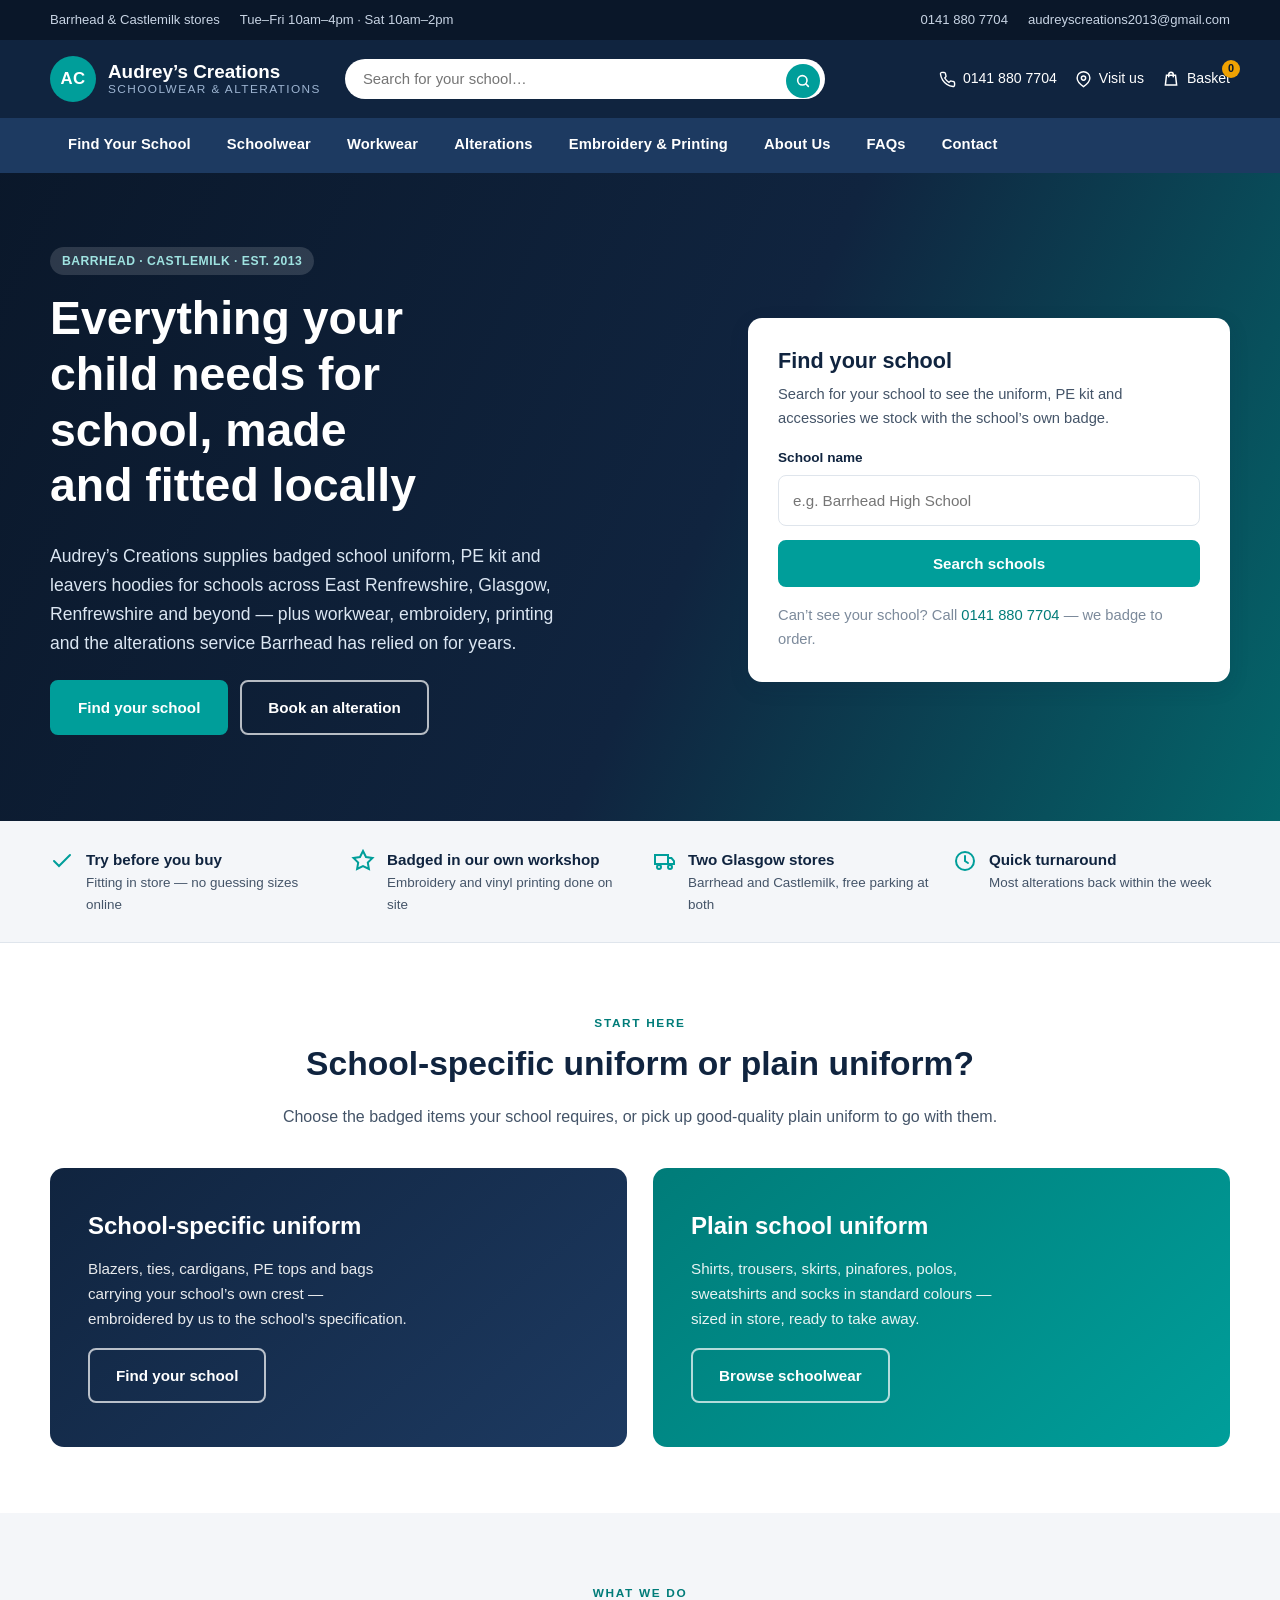
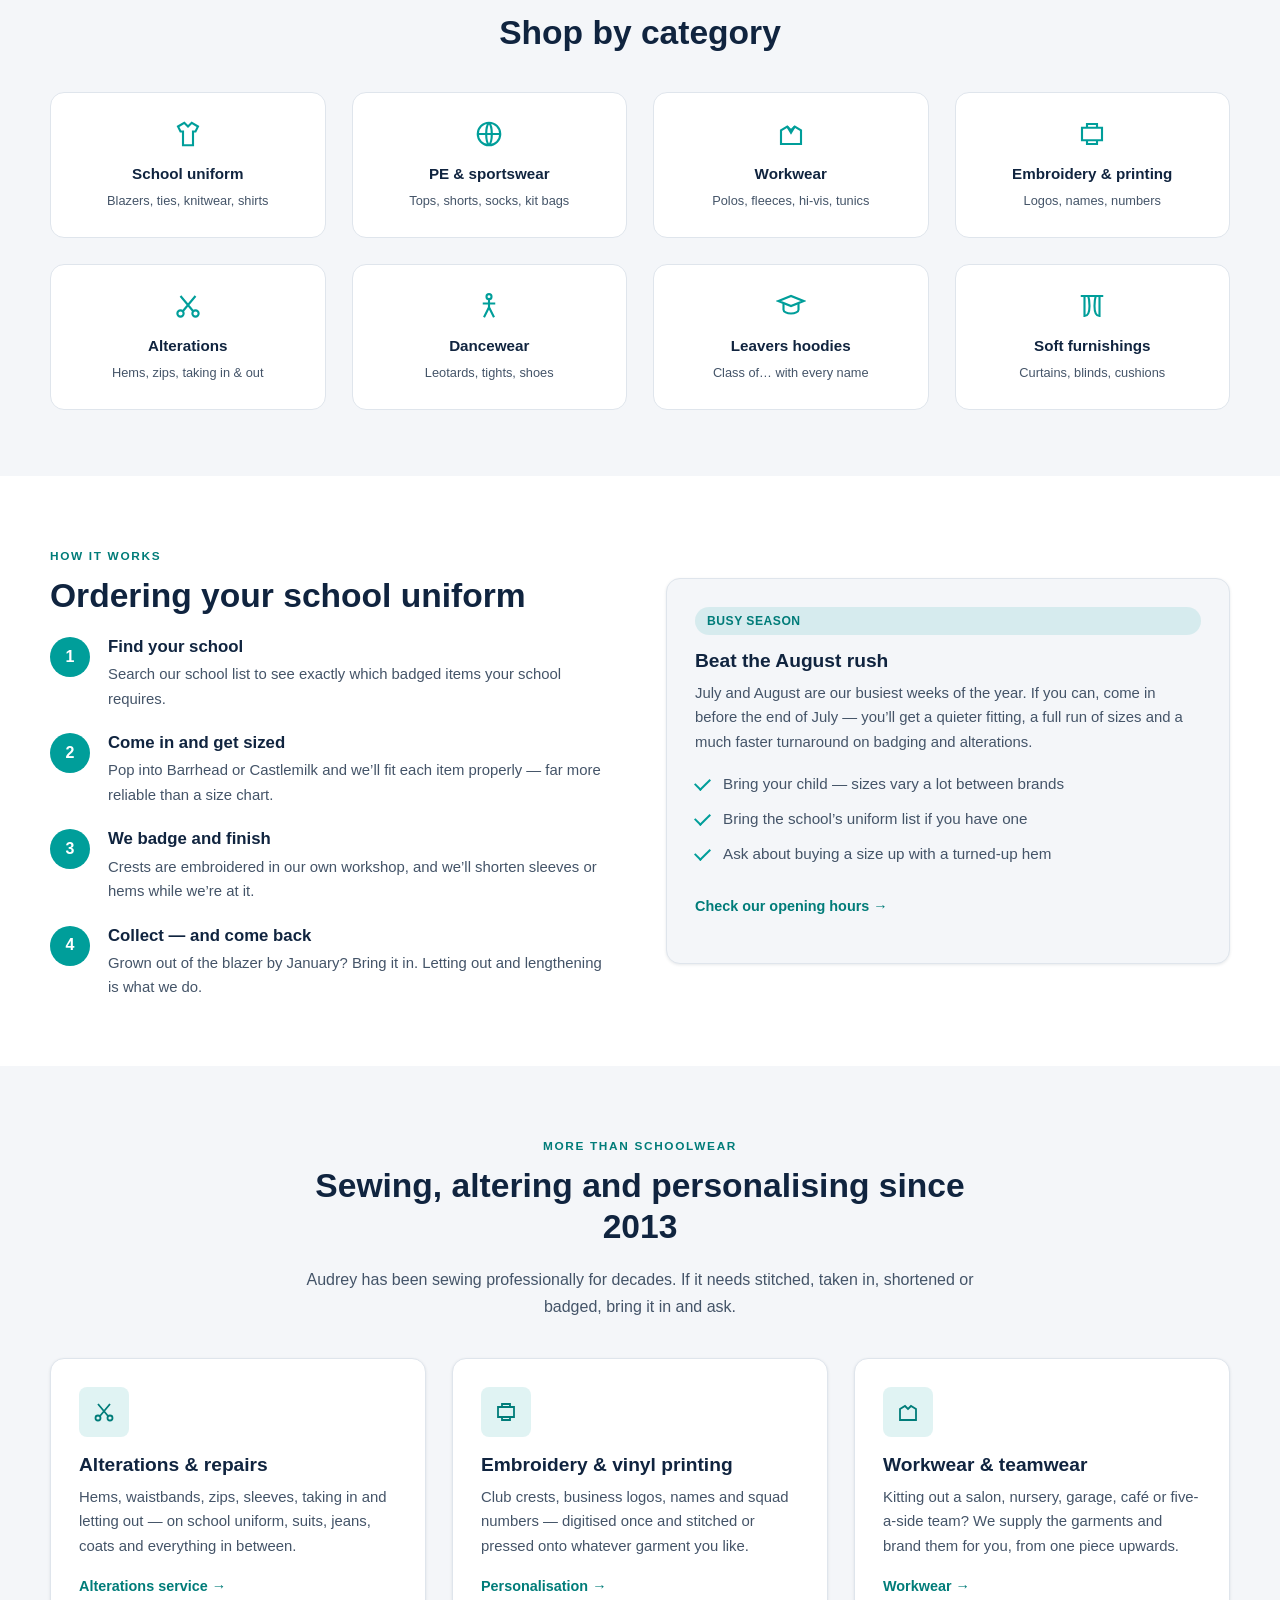
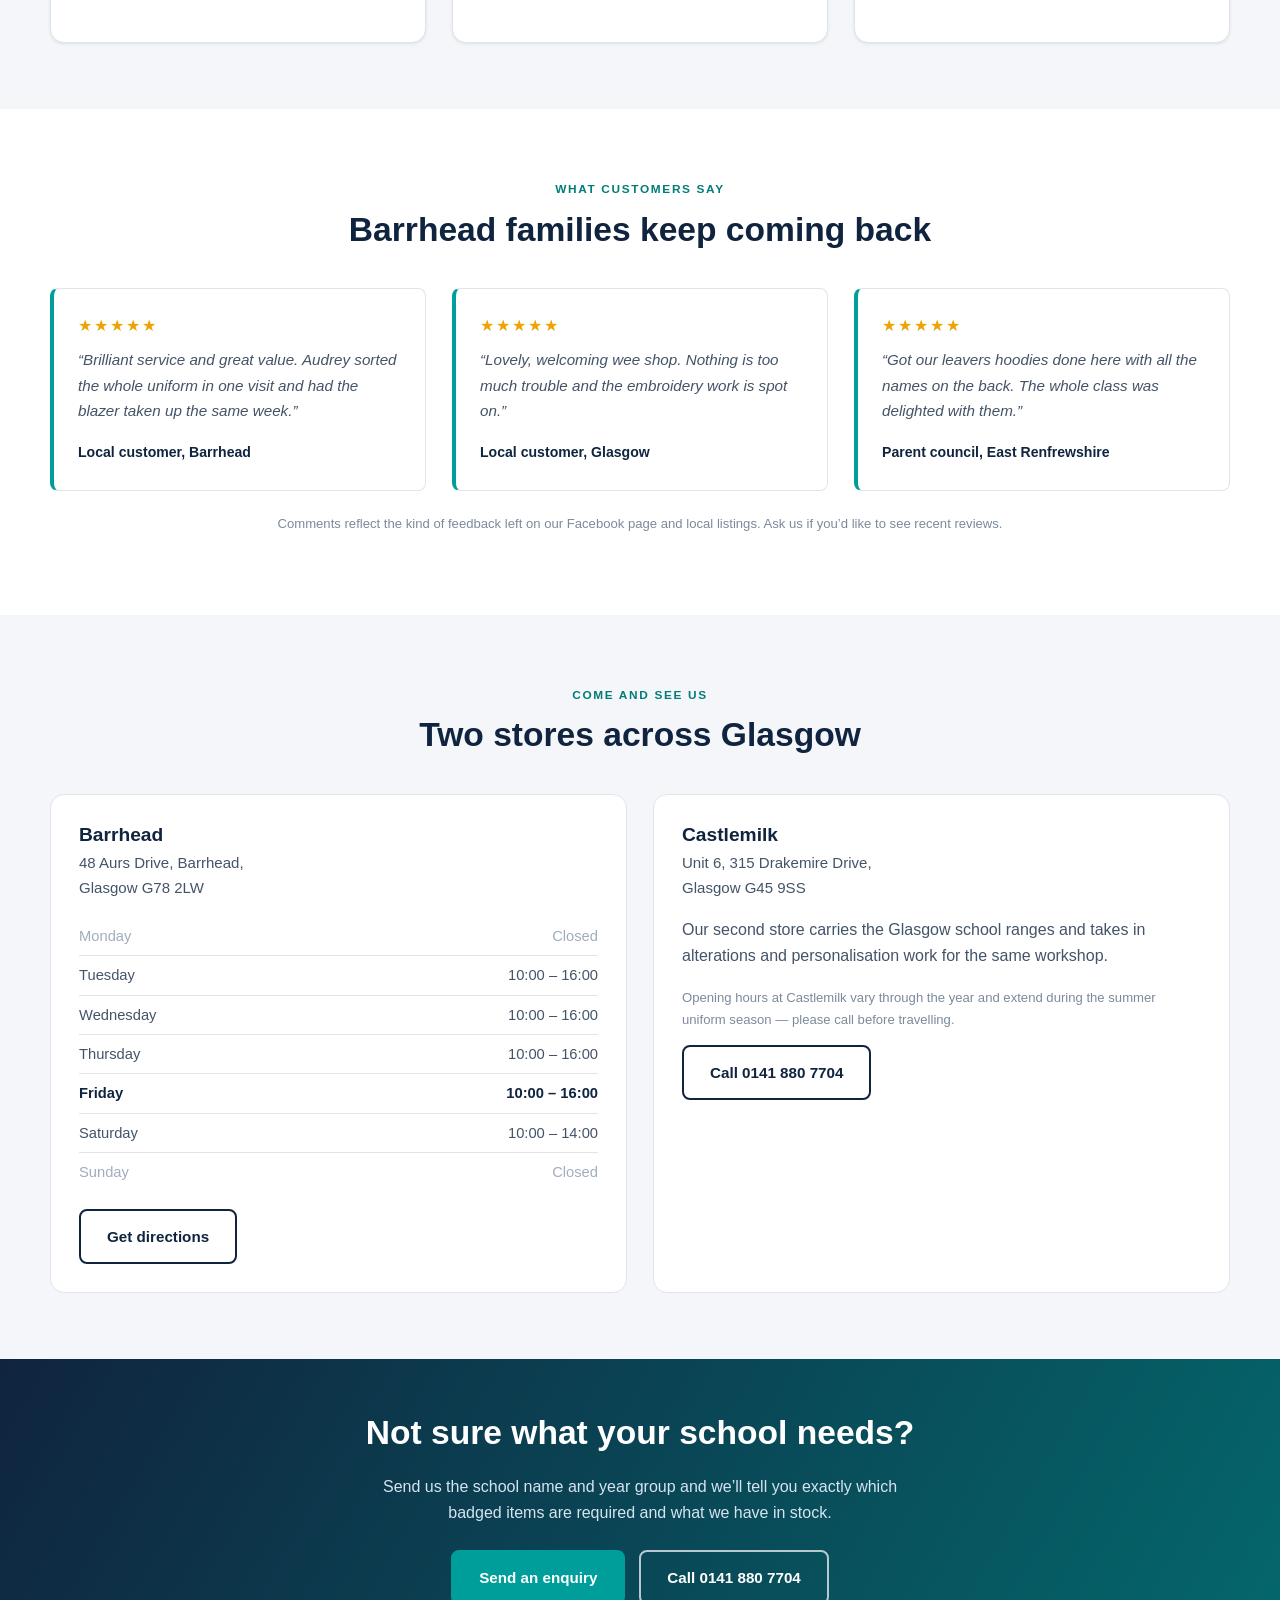
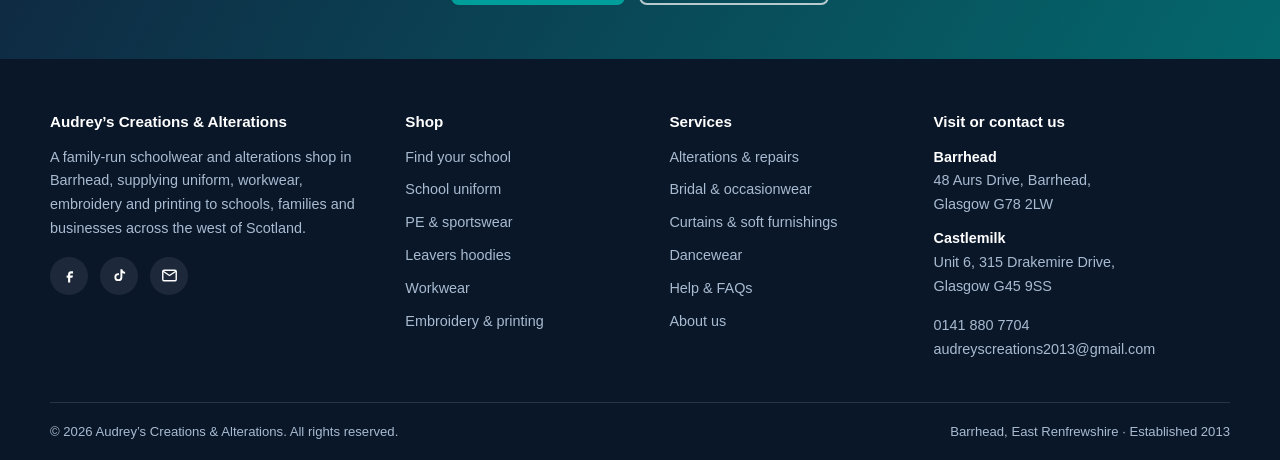
<file: index.html>
<!DOCTYPE html>
<html lang="en-GB">
<head>
<meta charset="utf-8">
<meta name="viewport" content="width=device-width, initial-scale=1">
<title>Audrey&rsquo;s Creations &amp; Alterations | Schoolwear, Workwear &amp; Alterations in Barrhead</title>
<meta name="description" content="Family-run schoolwear shop in Barrhead supplying school uniform, PE kit, workwear, embroidery, printing and expert alterations across East Renfrewshire, Glasgow and Renfrewshire.">
<meta name="theme-color" content="#10243f">
<meta property="og:title" content="Audrey&rsquo;s Creations &amp; Alterations | Schoolwear, Workwear &amp; Alterations in Barrhead">
<meta property="og:description" content="Family-run schoolwear shop in Barrhead supplying school uniform, PE kit, workwear, embroidery, printing and expert alterations across East Renfrewshire, Glasgow and Renfrewshire.">
<meta property="og:type" content="website">
<meta property="og:site_name" content="Audrey's Creations &amp; Alterations">
<link rel="icon" href="data:image/svg+xml,<svg xmlns='http://www.w3.org/2000/svg' viewBox='0 0 32 32'><rect width='32' height='32' rx='6' fill='%2310243f'/><text x='16' y='22' font-family='Arial' font-size='15' font-weight='bold' fill='%23009e9a' text-anchor='middle'>AC</text></svg>">
<link rel="stylesheet" href="assets/css/styles.css">
<script type="application/ld+json">
{
  "@context": "https://schema.org",
  "@type": "ClothingStore",
  "name": "Audrey's Creations & Alterations",
  "alternateName": "A.C. Schoolwear",
  "description": "Family-run schoolwear, workwear, embroidery and alterations shop in Barrhead, East Renfrewshire.",
  "telephone": "+441418807704",
  "email": "audreyscreations2013@gmail.com",
  "address": {
    "@type": "PostalAddress",
    "streetAddress": "48 Aurs Drive",
    "addressLocality": "Barrhead",
    "addressRegion": "East Renfrewshire",
    "postalCode": "G78 2LW",
    "addressCountry": "GB"
  },
  "areaServed": ["Barrhead", "East Renfrewshire", "Glasgow", "Renfrewshire"],
  "openingHoursSpecification": [
    { "@type": "OpeningHoursSpecification", "dayOfWeek": ["Tuesday","Wednesday","Thursday","Friday"], "opens": "10:00", "closes": "16:00" },
    { "@type": "OpeningHoursSpecification", "dayOfWeek": "Saturday", "opens": "10:00", "closes": "14:00" }
  ],
  "sameAs": [
    "https://www.facebook.com/Audscreations/",
    "https://www.tiktok.com/@acschoolwear"
  ],
  "makesOffer": [
    { "@type": "Offer", "itemOffered": { "@type": "Service", "name": "School uniform supply and badging" } },
    { "@type": "Offer", "itemOffered": { "@type": "Service", "name": "Clothing alterations and repairs" } },
    { "@type": "Offer", "itemOffered": { "@type": "Service", "name": "Embroidery and vinyl printing" } },
    { "@type": "Offer", "itemOffered": { "@type": "Service", "name": "Branded workwear" } }
  ]
}
</script>
</head>
<body>
<a class="skip-link" href="#main">Skip to main content</a>
<div class="utility">
  <div class="wrap">
    <div class="utility-list">
      <span>Barrhead &amp; Castlemilk stores</span>
      <span>Tue&ndash;Fri 10am&ndash;4pm &middot; Sat 10am&ndash;2pm</span>
    </div>
    <div class="utility-list">
      <a href="tel:+441418807704">0141 880 7704</a>
      <a href="mailto:audreyscreations2013@gmail.com">audreyscreations2013@gmail.com</a>
    </div>
  </div>
</div>

<header class="site-header">
  <div class="wrap header-main">
    <a class="brand" href="index.html">
      <span class="brand-mark" aria-hidden="true">AC</span>
      <span class="brand-text">
        <span class="brand-name">Audrey&rsquo;s Creations</span>
        <span class="brand-sub">Schoolwear &amp; Alterations</span>
      </span>
    </a>

    <form class="header-search" role="search" data-finder="schools.html" action="schools.html">
      <label class="skip-link" for="header-school">Search for your school</label>
      <input id="header-school" name="school" type="search" placeholder="Search for your school&hellip;" autocomplete="off">
      <button type="submit" aria-label="Search schools">
        <svg width="16" height="16" viewBox="0 0 24 24" fill="none" stroke="currentColor" stroke-width="2.4" stroke-linecap="round"><circle cx="11" cy="11" r="7"/><path d="M20 20l-3.5-3.5"/></svg>
      </button>
    </form>

    <div class="header-actions">
      <a href="tel:+441418807704">
        <svg width="17" height="17" viewBox="0 0 24 24" fill="none" stroke="currentColor" stroke-width="2" stroke-linecap="round"><path d="M22 16.9v3a2 2 0 0 1-2.2 2 19.8 19.8 0 0 1-8.6-3.1 19.5 19.5 0 0 1-6-6A19.8 19.8 0 0 1 2.1 4.2 2 2 0 0 1 4.1 2h3a2 2 0 0 1 2 1.7c.1 1 .4 1.9.7 2.8a2 2 0 0 1-.5 2.1L8.1 9.9a16 16 0 0 0 6 6l1.3-1.2a2 2 0 0 1 2.1-.5c.9.3 1.8.6 2.8.7a2 2 0 0 1 1.7 2z"/></svg>
        <span class="label">0141 880 7704</span>
      </a>
      <a href="contact.html">
        <svg width="17" height="17" viewBox="0 0 24 24" fill="none" stroke="currentColor" stroke-width="2" stroke-linecap="round"><path d="M21 10c0 6-9 12-9 12S3 16 3 10a9 9 0 0 1 18 0z"/><circle cx="12" cy="10" r="3"/></svg>
        <span class="label">Visit us</span>
      </a>
      <a href="basket.html" class="basket-link" aria-label="Basket">
        <svg width="18" height="18" viewBox="0 0 24 24" fill="none" stroke="currentColor" stroke-width="2" stroke-linecap="round"><path d="M6 7h12l1.5 13h-15z"/><path d="M9 9V6a3 3 0 0 1 6 0v3"/></svg>
        <span class="label">Basket</span>
        <span class="basket-count" data-basket-count hidden>0</span>
      </a>
      <button class="nav-toggle" type="button" aria-expanded="false" aria-controls="primary-nav">Menu</button>
    </div>
  </div>

  <nav class="site-nav" id="primary-nav" aria-label="Primary">
    <div class="wrap">
      <ul>
        <li><a href="schools.html">Find Your School</a></li>
        <li><a href="schoolwear.html">Schoolwear</a></li>
        <li><a href="workwear.html">Workwear</a></li>
        <li><a href="alterations.html">Alterations</a></li>
        <li><a href="embroidery-printing.html">Embroidery & Printing</a></li>
        <li><a href="about.html">About Us</a></li>
        <li><a href="faqs.html">FAQs</a></li>
        <li><a href="contact.html">Contact</a></li>
      </ul>
    </div>
  </nav>
</header>
<main id="main">

<section class="hero">
  <div class="wrap hero-grid">
    <div>
      <span class="badge" style="background:rgba(255,255,255,.14);color:#9fe3e1">Barrhead &middot; Castlemilk &middot; Est. 2013</span>
      <h1 style="margin-top:16px">Everything your child needs for school, made and fitted locally</h1>
      <p class="lede">Audrey&rsquo;s Creations supplies badged school uniform, PE kit and leavers hoodies for schools across East Renfrewshire, Glasgow, Renfrewshire and beyond &mdash; plus workwear, embroidery, printing and the alterations service Barrhead has relied on for years.</p>
      <p class="btn-row" style="margin-top:22px">
        <a class="btn btn-primary" href="schools.html">Find your school</a>
        <a class="btn btn-ghost" href="alterations.html">Book an alteration</a>
      </p>
    </div>

    <div class="finder-card">
      <h2>Find your school</h2>
      <p>Search for your school to see the uniform, PE kit and accessories we stock with the school&rsquo;s own badge.</p>
      <form data-finder="schools.html" action="schools.html">
        <label for="hero-school">School name</label>
        <input class="field" id="hero-school" name="school" type="search" placeholder="e.g. Barrhead High School" autocomplete="off">
        <button class="btn btn-primary" type="submit" style="width:100%;margin-top:14px">Search schools</button>
      </form>
      <p class="form-note" style="margin:16px 0 0">Can&rsquo;t see your school? Call <a href="tel:+441418807704">0141 880 7704</a> &mdash; we badge to order.</p>
    </div>
  </div>
</section>

<section class="usp">
  <div class="wrap usp-grid">
    <div class="usp-item">
      <span class="ico" aria-hidden="true"><svg width="24" height="24" viewBox="0 0 24 24" fill="none" stroke="currentColor" stroke-width="2" stroke-linecap="round"><path d="M20 6L9 17l-5-5"/></svg></span>
      <span><strong>Try before you buy</strong><span>Fitting in store &mdash; no guessing sizes online</span></span>
    </div>
    <div class="usp-item">
      <span class="ico" aria-hidden="true"><svg width="24" height="24" viewBox="0 0 24 24" fill="none" stroke="currentColor" stroke-width="2" stroke-linecap="round"><path d="M12 2l3 6 6.5 1-4.7 4.6 1.1 6.4L12 17l-5.9 3 1.1-6.4L2.5 9 9 8z"/></svg></span>
      <span><strong>Badged in our own workshop</strong><span>Embroidery and vinyl printing done on site</span></span>
    </div>
    <div class="usp-item">
      <span class="ico" aria-hidden="true"><svg width="24" height="24" viewBox="0 0 24 24" fill="none" stroke="currentColor" stroke-width="2" stroke-linecap="round"><path d="M3 6h13v9H3z"/><path d="M16 9h3.5L22 12v3h-6z"/><circle cx="7" cy="18" r="2"/><circle cx="18" cy="18" r="2"/></svg></span>
      <span><strong>Two Glasgow stores</strong><span>Barrhead and Castlemilk, free parking at both</span></span>
    </div>
    <div class="usp-item">
      <span class="ico" aria-hidden="true"><svg width="24" height="24" viewBox="0 0 24 24" fill="none" stroke="currentColor" stroke-width="2" stroke-linecap="round"><circle cx="12" cy="12" r="9"/><path d="M12 7v5l3 2"/></svg></span>
      <span><strong>Quick turnaround</strong><span>Most alterations back within the week</span></span>
    </div>
  </div>
</section>

<section class="section">
  <div class="wrap">
    <div class="section-head center">
      <span class="eyebrow">Start here</span>
      <h2>School-specific uniform or plain uniform?</h2>
      <p>Choose the badged items your school requires, or pick up good-quality plain uniform to go with them.</p>
    </div>
    <div class="grid grid-2">
      <div class="split-card navy">
        <h3>School-specific uniform</h3>
        <p>Blazers, ties, cardigans, PE tops and bags carrying your school&rsquo;s own crest &mdash; embroidered by us to the school&rsquo;s specification.</p>
        <p style="margin:0"><a class="btn btn-ghost" href="schools.html">Find your school</a></p>
      </div>
      <div class="split-card teal">
        <h3>Plain school uniform</h3>
        <p>Shirts, trousers, skirts, pinafores, polos, sweatshirts and socks in standard colours &mdash; sized in store, ready to take away.</p>
        <p style="margin:0"><a class="btn btn-ghost" href="schoolwear.html">Browse schoolwear</a></p>
      </div>
    </div>
  </div>
</section>

<section class="section section-alt">
  <div class="wrap">
    <div class="section-head center">
      <span class="eyebrow">What we do</span>
      <h2>Shop by category</h2>
    </div>
    <div class="grid grid-4">
      <a class="tile" href="schoolwear.html">
        <span class="tile-ico" aria-hidden="true"><svg width="30" height="30" viewBox="0 0 24 24" fill="none" stroke="currentColor" stroke-width="1.7"><path d="M9 3l3 3 3-3 5 3-2 4h-2v11H8V10H6L4 6z"/></svg></span>
        School uniform<small>Blazers, ties, knitwear, shirts</small>
      </a>
      <a class="tile" href="schoolwear.html#pe">
        <span class="tile-ico" aria-hidden="true"><svg width="30" height="30" viewBox="0 0 24 24" fill="none" stroke="currentColor" stroke-width="1.7"><circle cx="12" cy="12" r="9"/><path d="M3 12h18M12 3c3 3 3 15 0 18M12 3c-3 3-3 15 0 18"/></svg></span>
        PE &amp; sportswear<small>Tops, shorts, socks, kit bags</small>
      </a>
      <a class="tile" href="workwear.html">
        <span class="tile-ico" aria-hidden="true"><svg width="30" height="30" viewBox="0 0 24 24" fill="none" stroke="currentColor" stroke-width="1.7"><path d="M4 20V9l5-3 3 3 3-3 5 3v11z"/><path d="M9 6l3 5 3-5"/></svg></span>
        Workwear<small>Polos, fleeces, hi-vis, tunics</small>
      </a>
      <a class="tile" href="embroidery-printing.html">
        <span class="tile-ico" aria-hidden="true"><svg width="30" height="30" viewBox="0 0 24 24" fill="none" stroke="currentColor" stroke-width="1.7"><path d="M4 7h16v10H4z"/><path d="M8 7V4h8v3M8 17v3h8v-3"/></svg></span>
        Embroidery &amp; printing<small>Logos, names, numbers</small>
      </a>
      <a class="tile" href="alterations.html">
        <span class="tile-ico" aria-hidden="true"><svg width="30" height="30" viewBox="0 0 24 24" fill="none" stroke="currentColor" stroke-width="1.7"><circle cx="6" cy="18" r="2.5"/><circle cx="18" cy="18" r="2.5"/><path d="M8 16L18 4M16 16L6 4"/></svg></span>
        Alterations<small>Hems, zips, taking in &amp; out</small>
      </a>
      <a class="tile" href="schoolwear.html#dancewear">
        <span class="tile-ico" aria-hidden="true"><svg width="30" height="30" viewBox="0 0 24 24" fill="none" stroke="currentColor" stroke-width="1.7"><circle cx="12" cy="4.5" r="2"/><path d="M12 7v6m0 0l-4 8m4-8l4 8M7 10h10"/></svg></span>
        Dancewear<small>Leotards, tights, shoes</small>
      </a>
      <a class="tile" href="schoolwear.html#leavers">
        <span class="tile-ico" aria-hidden="true"><svg width="30" height="30" viewBox="0 0 24 24" fill="none" stroke="currentColor" stroke-width="1.7"><path d="M2 8l10-4 10 4-10 4z"/><path d="M6 10v5c0 1.7 2.7 3 6 3s6-1.3 6-3v-5"/></svg></span>
        Leavers hoodies<small>Class of&hellip; with every name</small>
      </a>
      <a class="tile" href="alterations.html#curtains">
        <span class="tile-ico" aria-hidden="true"><svg width="30" height="30" viewBox="0 0 24 24" fill="none" stroke="currentColor" stroke-width="1.7"><path d="M3 4h18M6 4v16c3 0 4-3 4-8s-1-8-1-8M18 4v16c-3 0-4-3-4-8s1-8 1-8"/></svg></span>
        Soft furnishings<small>Curtains, blinds, cushions</small>
      </a>
    </div>
  </div>
</section>

<section class="section">
  <div class="wrap">
    <div class="grid grid-2" style="gap:52px;align-items:center">
      <div>
        <span class="eyebrow">How it works</span>
        <h2>Ordering your school uniform</h2>
        <div class="steps">
          <div class="step">
            <div><h3>Find your school</h3><p>Search our school list to see exactly which badged items your school requires.</p></div>
          </div>
          <div class="step">
            <div><h3>Come in and get sized</h3><p>Pop into Barrhead or Castlemilk and we&rsquo;ll fit each item properly &mdash; far more reliable than a size chart.</p></div>
          </div>
          <div class="step">
            <div><h3>We badge and finish</h3><p>Crests are embroidered in our own workshop, and we&rsquo;ll shorten sleeves or hems while we&rsquo;re at it.</p></div>
          </div>
          <div class="step">
            <div><h3>Collect &mdash; and come back</h3><p>Grown out of the blazer by January? Bring it in. Letting out and lengthening is what we do.</p></div>
          </div>
        </div>
      </div>
      <div>
        <div class="card" style="background:var(--wash)">
          <span class="badge">Busy season</span>
          <h3 style="margin-top:14px">Beat the August rush</h3>
          <p>July and August are our busiest weeks of the year. If you can, come in before the end of July &mdash; you&rsquo;ll get a quieter fitting, a full run of sizes and a much faster turnaround on badging and alterations.</p>
          <ul class="list-check">
            <li>Bring your child &mdash; sizes vary a lot between brands</li>
            <li>Bring the school&rsquo;s uniform list if you have one</li>
            <li>Ask about buying a size up with a turned-up hem</li>
          </ul>
          <p class="card-link"><a href="contact.html">Check our opening hours &rarr;</a></p>
        </div>
      </div>
    </div>
  </div>
</section>

<section class="section section-alt">
  <div class="wrap">
    <div class="section-head center">
      <span class="eyebrow">More than schoolwear</span>
      <h2>Sewing, altering and personalising since 2013</h2>
      <p>Audrey has been sewing professionally for decades. If it needs stitched, taken in, shortened or badged, bring it in and ask.</p>
    </div>
    <div class="grid grid-3">
      <div class="card">
        <span class="card-icon" aria-hidden="true"><svg width="24" height="24" viewBox="0 0 24 24" fill="none" stroke="currentColor" stroke-width="1.8"><circle cx="6" cy="18" r="2.5"/><circle cx="18" cy="18" r="2.5"/><path d="M8 16L18 4M16 16L6 4"/></svg></span>
        <h3>Alterations &amp; repairs</h3>
        <p>Hems, waistbands, zips, sleeves, taking in and letting out &mdash; on school uniform, suits, jeans, coats and everything in between.</p>
        <p class="card-link"><a href="alterations.html">Alterations service &rarr;</a></p>
      </div>
      <div class="card">
        <span class="card-icon" aria-hidden="true"><svg width="24" height="24" viewBox="0 0 24 24" fill="none" stroke="currentColor" stroke-width="1.8"><path d="M4 7h16v10H4z"/><path d="M8 7V4h8v3M8 17v3h8v-3"/></svg></span>
        <h3>Embroidery &amp; vinyl printing</h3>
        <p>Club crests, business logos, names and squad numbers &mdash; digitised once and stitched or pressed onto whatever garment you like.</p>
        <p class="card-link"><a href="embroidery-printing.html">Personalisation &rarr;</a></p>
      </div>
      <div class="card">
        <span class="card-icon" aria-hidden="true"><svg width="24" height="24" viewBox="0 0 24 24" fill="none" stroke="currentColor" stroke-width="1.8"><path d="M4 20V9l5-3 3 3 3-3 5 3v11z"/></svg></span>
        <h3>Workwear &amp; teamwear</h3>
        <p>Kitting out a salon, nursery, garage, café or five-a-side team? We supply the garments and brand them for you, from one piece upwards.</p>
        <p class="card-link"><a href="workwear.html">Workwear &rarr;</a></p>
      </div>
    </div>
  </div>
</section>

<section class="section">
  <div class="wrap">
    <div class="section-head center">
      <span class="eyebrow">What customers say</span>
      <h2>Barrhead families keep coming back</h2>
    </div>
    <div class="grid grid-3">
      <div class="quote">
        <div class="stars" aria-label="5 out of 5 stars">&#9733;&#9733;&#9733;&#9733;&#9733;</div>
        <p>&ldquo;Brilliant service and great value. Audrey sorted the whole uniform in one visit and had the blazer taken up the same week.&rdquo;</p>
        <cite>Local customer, Barrhead</cite>
      </div>
      <div class="quote">
        <div class="stars" aria-label="5 out of 5 stars">&#9733;&#9733;&#9733;&#9733;&#9733;</div>
        <p>&ldquo;Lovely, welcoming wee shop. Nothing is too much trouble and the embroidery work is spot on.&rdquo;</p>
        <cite>Local customer, Glasgow</cite>
      </div>
      <div class="quote">
        <div class="stars" aria-label="5 out of 5 stars">&#9733;&#9733;&#9733;&#9733;&#9733;</div>
        <p>&ldquo;Got our leavers hoodies done here with all the names on the back. The whole class was delighted with them.&rdquo;</p>
        <cite>Parent council, East Renfrewshire</cite>
      </div>
    </div>
    <p class="center form-note" style="margin-top:22px">Comments reflect the kind of feedback left on our Facebook page and local listings. Ask us if you&rsquo;d like to see recent reviews.</p>
  </div>
</section>

<section class="section section-alt">
  <div class="wrap">
    <div class="section-head center">
      <span class="eyebrow">Come and see us</span>
      <h2>Two stores across Glasgow</h2>
    </div>
    <div class="grid grid-2">
      <div class="store-card">
        <h3>Barrhead</h3>
        <address class="addr">48 Aurs Drive, Barrhead,<br>Glasgow G78 2LW</address>
        <ul class="hours">
          <li data-day="1"><span class="closed">Monday</span><span class="closed">Closed</span></li>
          <li data-day="2"><span>Tuesday</span><span>10:00 &ndash; 16:00</span></li>
          <li data-day="3"><span>Wednesday</span><span>10:00 &ndash; 16:00</span></li>
          <li data-day="4"><span>Thursday</span><span>10:00 &ndash; 16:00</span></li>
          <li data-day="5"><span>Friday</span><span>10:00 &ndash; 16:00</span></li>
          <li data-day="6"><span>Saturday</span><span>10:00 &ndash; 14:00</span></li>
          <li data-day="0"><span class="closed">Sunday</span><span class="closed">Closed</span></li>
        </ul>
        <a class="btn btn-outline" href="https://maps.google.com/?q=48+Aurs+Drive+Barrhead+G78+2LW" rel="noopener">Get directions</a>
      </div>
      <div class="store-card">
        <h3>Castlemilk</h3>
        <address class="addr">Unit 6, 315 Drakemire Drive,<br>Glasgow G45 9SS</address>
        <p>Our second store carries the Glasgow school ranges and takes in alterations and personalisation work for the same workshop.</p>
        <p class="form-note">Opening hours at Castlemilk vary through the year and extend during the summer uniform season &mdash; please call before travelling.</p>
        <a class="btn btn-outline" href="tel:+441418807704">Call 0141 880 7704</a>
      </div>
    </div>
  </div>
</section>

<section class="cta-band">
  <div class="wrap">
    <h2>Not sure what your school needs?</h2>
    <p>Send us the school name and year group and we&rsquo;ll tell you exactly which badged items are required and what we have in stock.</p>
    <div class="cta-actions">
      <a class="btn btn-primary" href="contact.html">Send an enquiry</a>
      <a class="btn btn-ghost" href="tel:+441418807704">Call 0141 880 7704</a>
    </div>
  </div>
</section>
</main>

<footer class="site-footer">
  <div class="wrap">
    <div class="footer-grid">
      <div>
        <h4>Audrey&rsquo;s Creations &amp; Alterations</h4>
        <p>A family-run schoolwear and alterations shop in Barrhead, supplying uniform, workwear, embroidery and printing to schools, families and businesses across the west of Scotland.</p>
        <div class="social">
          <a href="https://www.facebook.com/Audscreations/" aria-label="Audrey's Creations on Facebook" rel="noopener">
            <svg width="17" height="17" viewBox="0 0 24 24" fill="currentColor"><path d="M14 9h3V6h-3c-2.2 0-4 1.8-4 4v2H8v3h2v7h3v-7h3l1-3h-4v-2c0-.6.4-1 1-1z"/></svg>
          </a>
          <a href="https://www.tiktok.com/@acschoolwear" aria-label="A.C. Schoolwear on TikTok" rel="noopener">
            <svg width="17" height="17" viewBox="0 0 24 24" fill="currentColor"><path d="M16 3c.4 2.1 1.7 3.6 3.9 3.8v2.7c-1.4.1-2.7-.3-3.9-1.1v5.9a5.6 5.6 0 1 1-5.6-5.6c.3 0 .6 0 .9.1v2.8a2.9 2.9 0 1 0 2 2.7V3H16z"/></svg>
          </a>
          <a href="mailto:audreyscreations2013@gmail.com" aria-label="Email Audrey's Creations">
            <svg width="17" height="17" viewBox="0 0 24 24" fill="none" stroke="currentColor" stroke-width="2"><rect x="2.5" y="4.5" width="19" height="15" rx="2"/><path d="M3 6l9 6 9-6"/></svg>
          </a>
        </div>
      </div>

      <div>
        <h4>Shop</h4>
        <ul>
          <li><a href="schools.html">Find your school</a></li>
          <li><a href="schoolwear.html">School uniform</a></li>
          <li><a href="schoolwear.html#pe">PE &amp; sportswear</a></li>
          <li><a href="schoolwear.html#leavers">Leavers hoodies</a></li>
          <li><a href="workwear.html">Workwear</a></li>
          <li><a href="embroidery-printing.html">Embroidery &amp; printing</a></li>
        </ul>
      </div>

      <div>
        <h4>Services</h4>
        <ul>
          <li><a href="alterations.html">Alterations &amp; repairs</a></li>
          <li><a href="alterations.html#bridal">Bridal &amp; occasionwear</a></li>
          <li><a href="alterations.html#curtains">Curtains &amp; soft furnishings</a></li>
          <li><a href="schoolwear.html#dancewear">Dancewear</a></li>
          <li><a href="faqs.html">Help &amp; FAQs</a></li>
          <li><a href="about.html">About us</a></li>
        </ul>
      </div>

      <div>
        <h4>Visit or contact us</h4>
        <p class="mb-0"><strong style="color:#fff">Barrhead</strong><br>
        48 Aurs Drive, Barrhead,<br>Glasgow G78 2LW</p>
        <p style="margin-top:10px"><strong style="color:#fff">Castlemilk</strong><br>
        Unit 6, 315 Drakemire Drive,<br>Glasgow G45 9SS</p>
        <p class="mb-0">
          <a href="tel:+441418807704">0141 880 7704</a><br>
          <a href="mailto:audreyscreations2013@gmail.com">audreyscreations2013@gmail.com</a>
        </p>
      </div>
    </div>

    <div class="footer-bottom">
      <span>&copy; <span data-year>2026</span> Audrey&rsquo;s Creations &amp; Alterations. All rights reserved.</span>
      <span>Barrhead, East Renfrewshire &middot; Established 2013</span>
    </div>
  </div>
</footer>

<script src="assets/js/catalog.js"></script>
<script src="assets/js/shop.js"></script>
<script src="assets/js/main.js"></script>
</body>
</html>
</file>
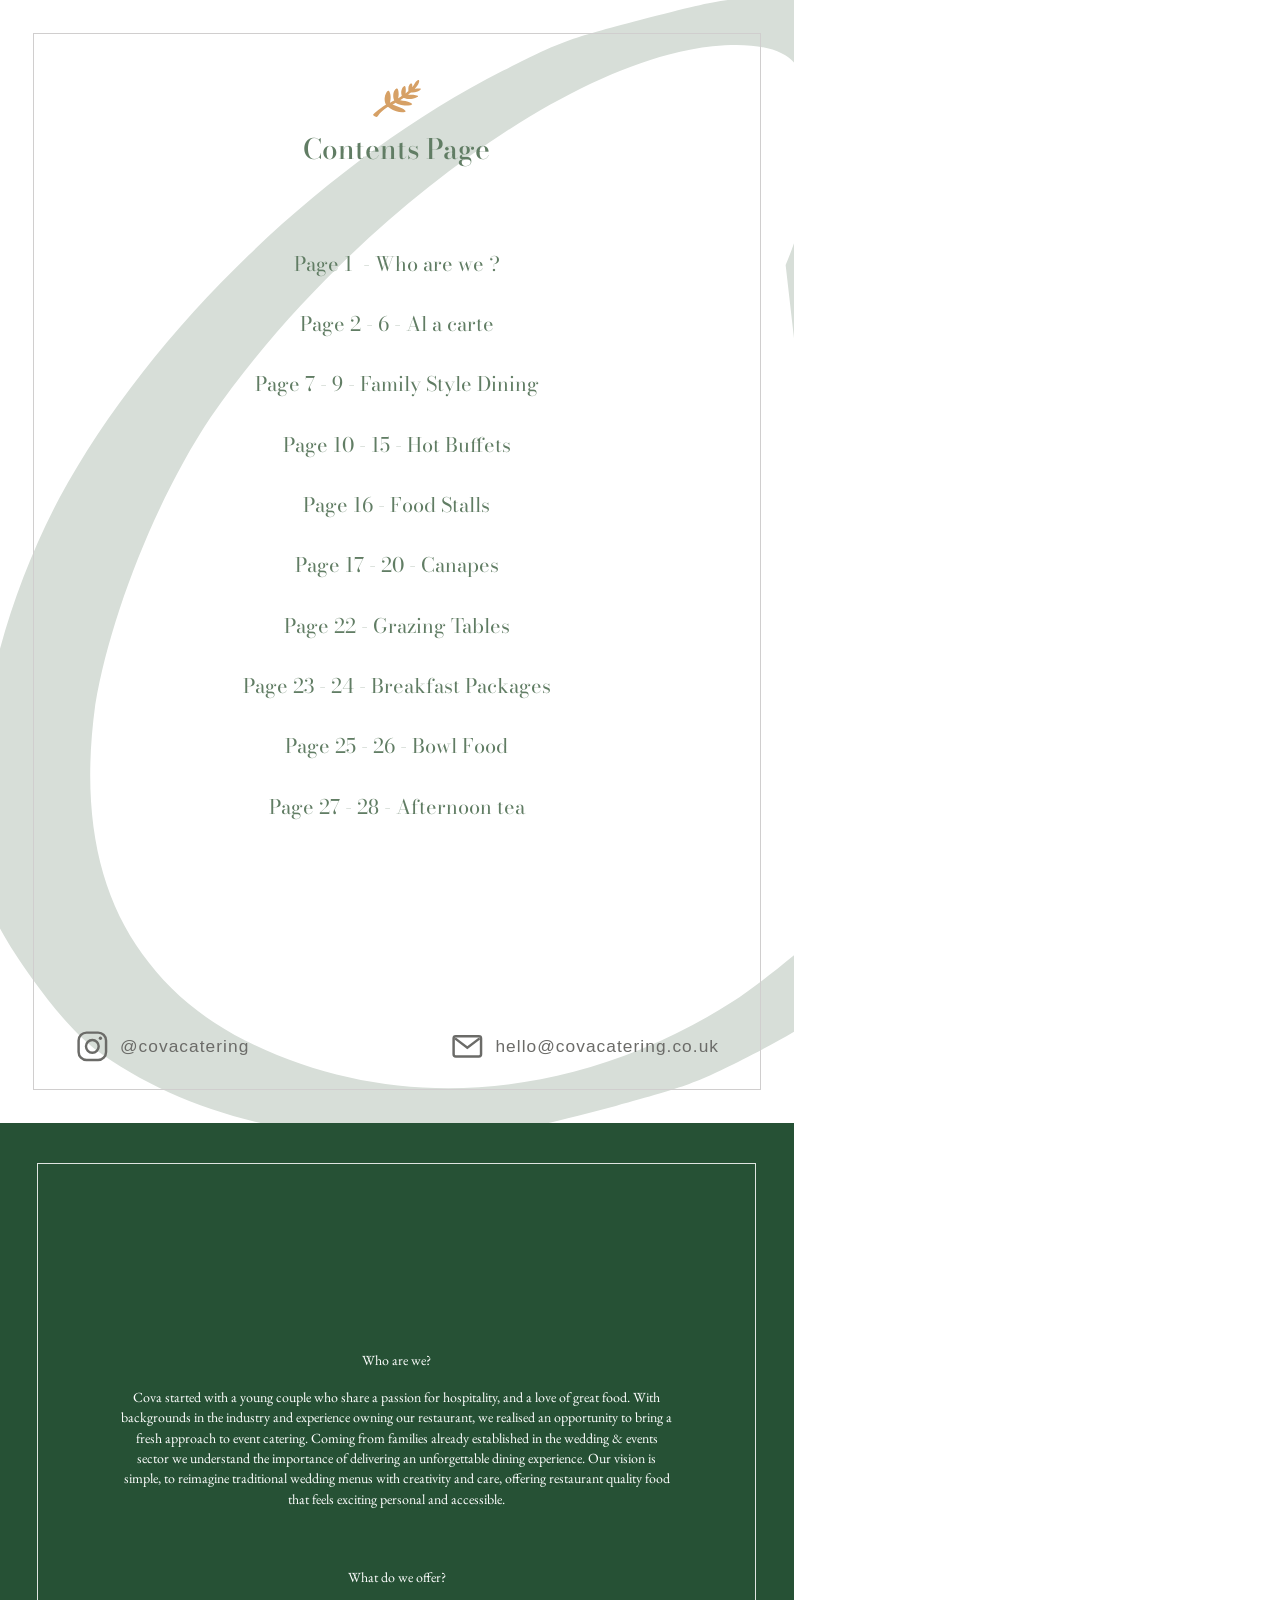
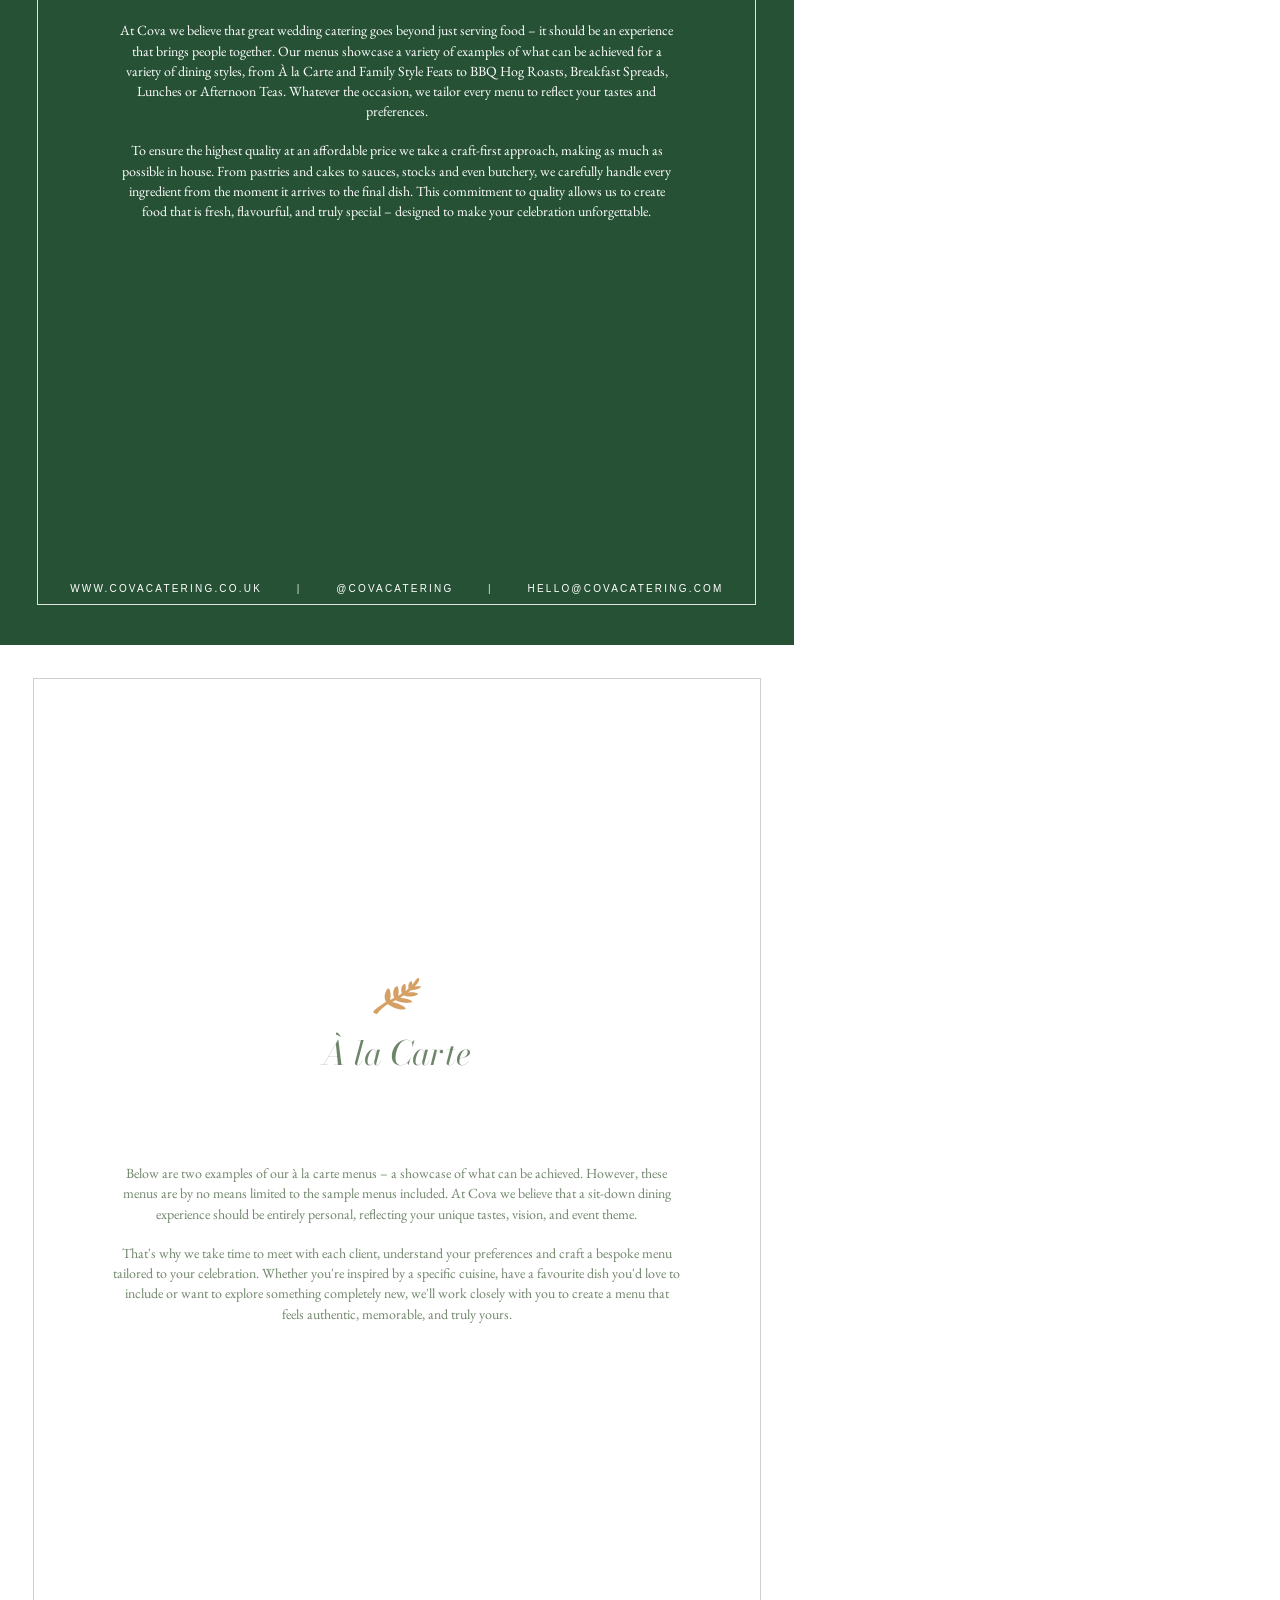
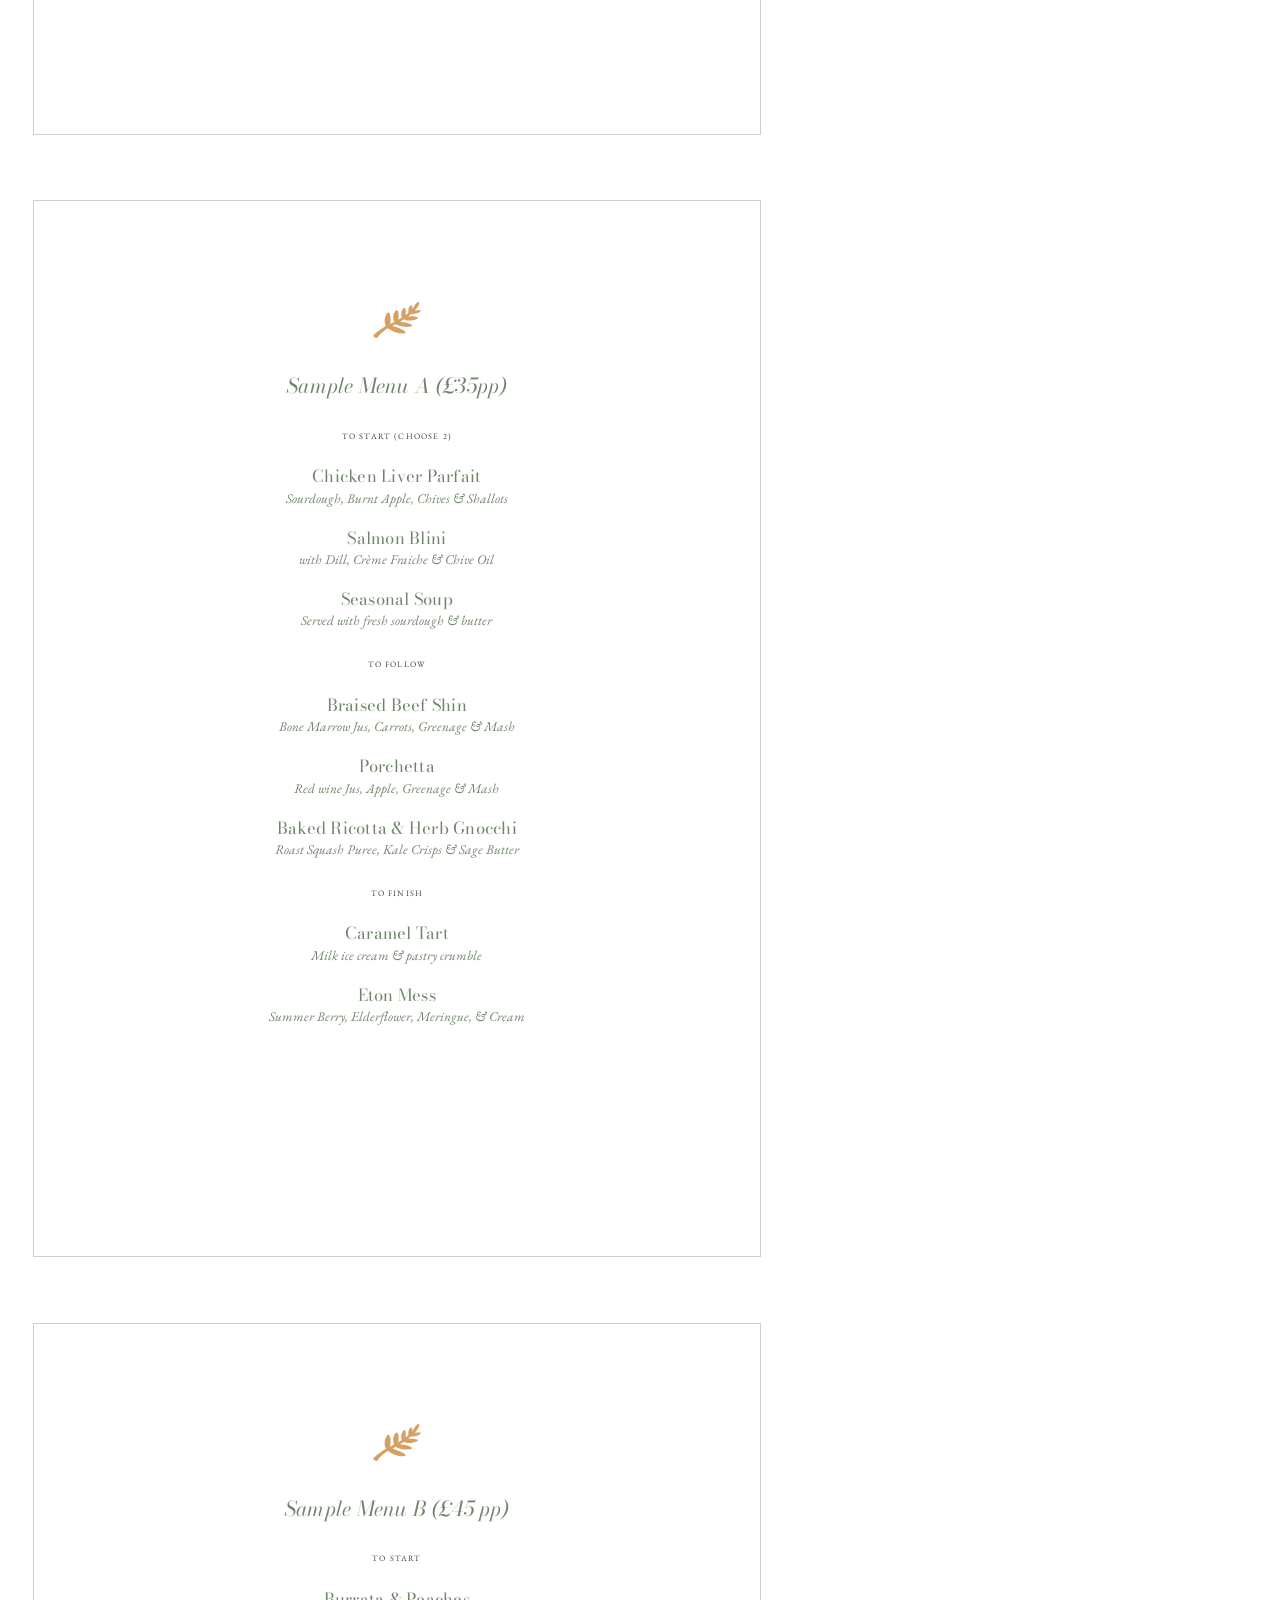
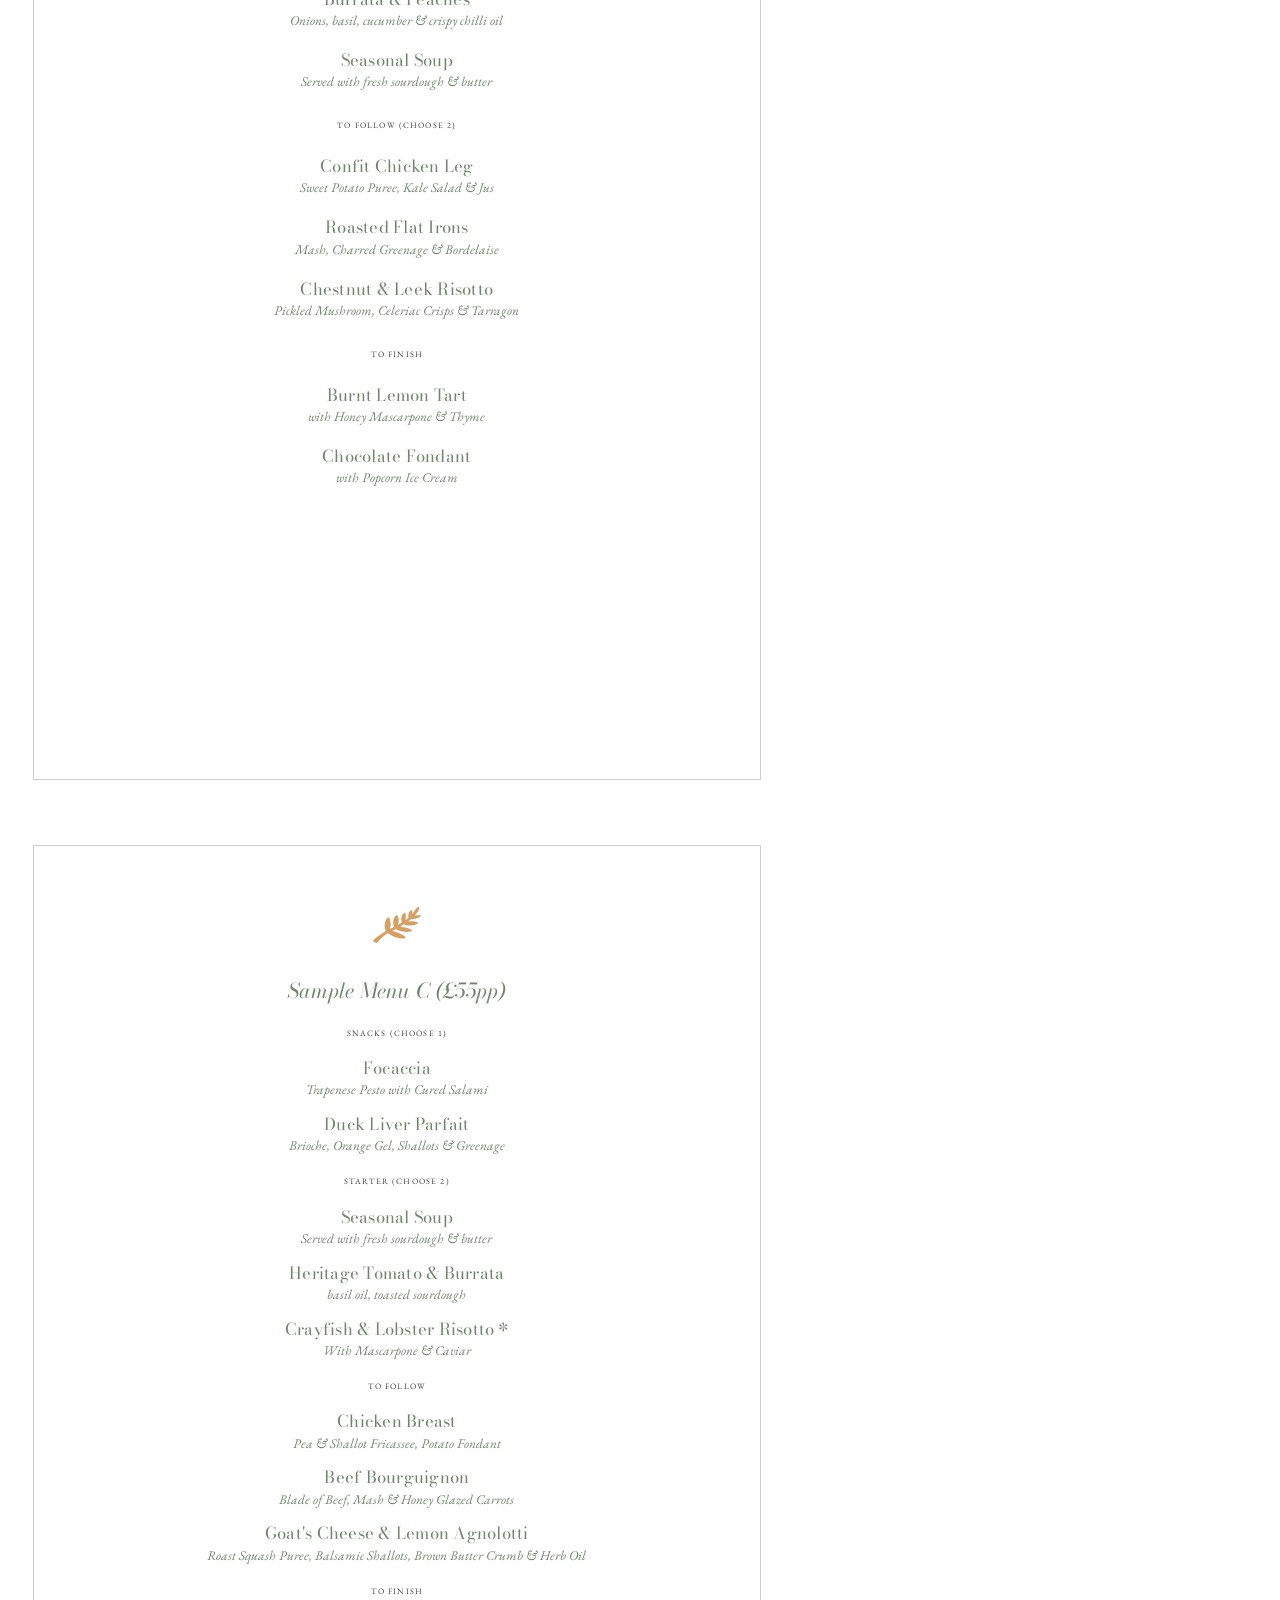
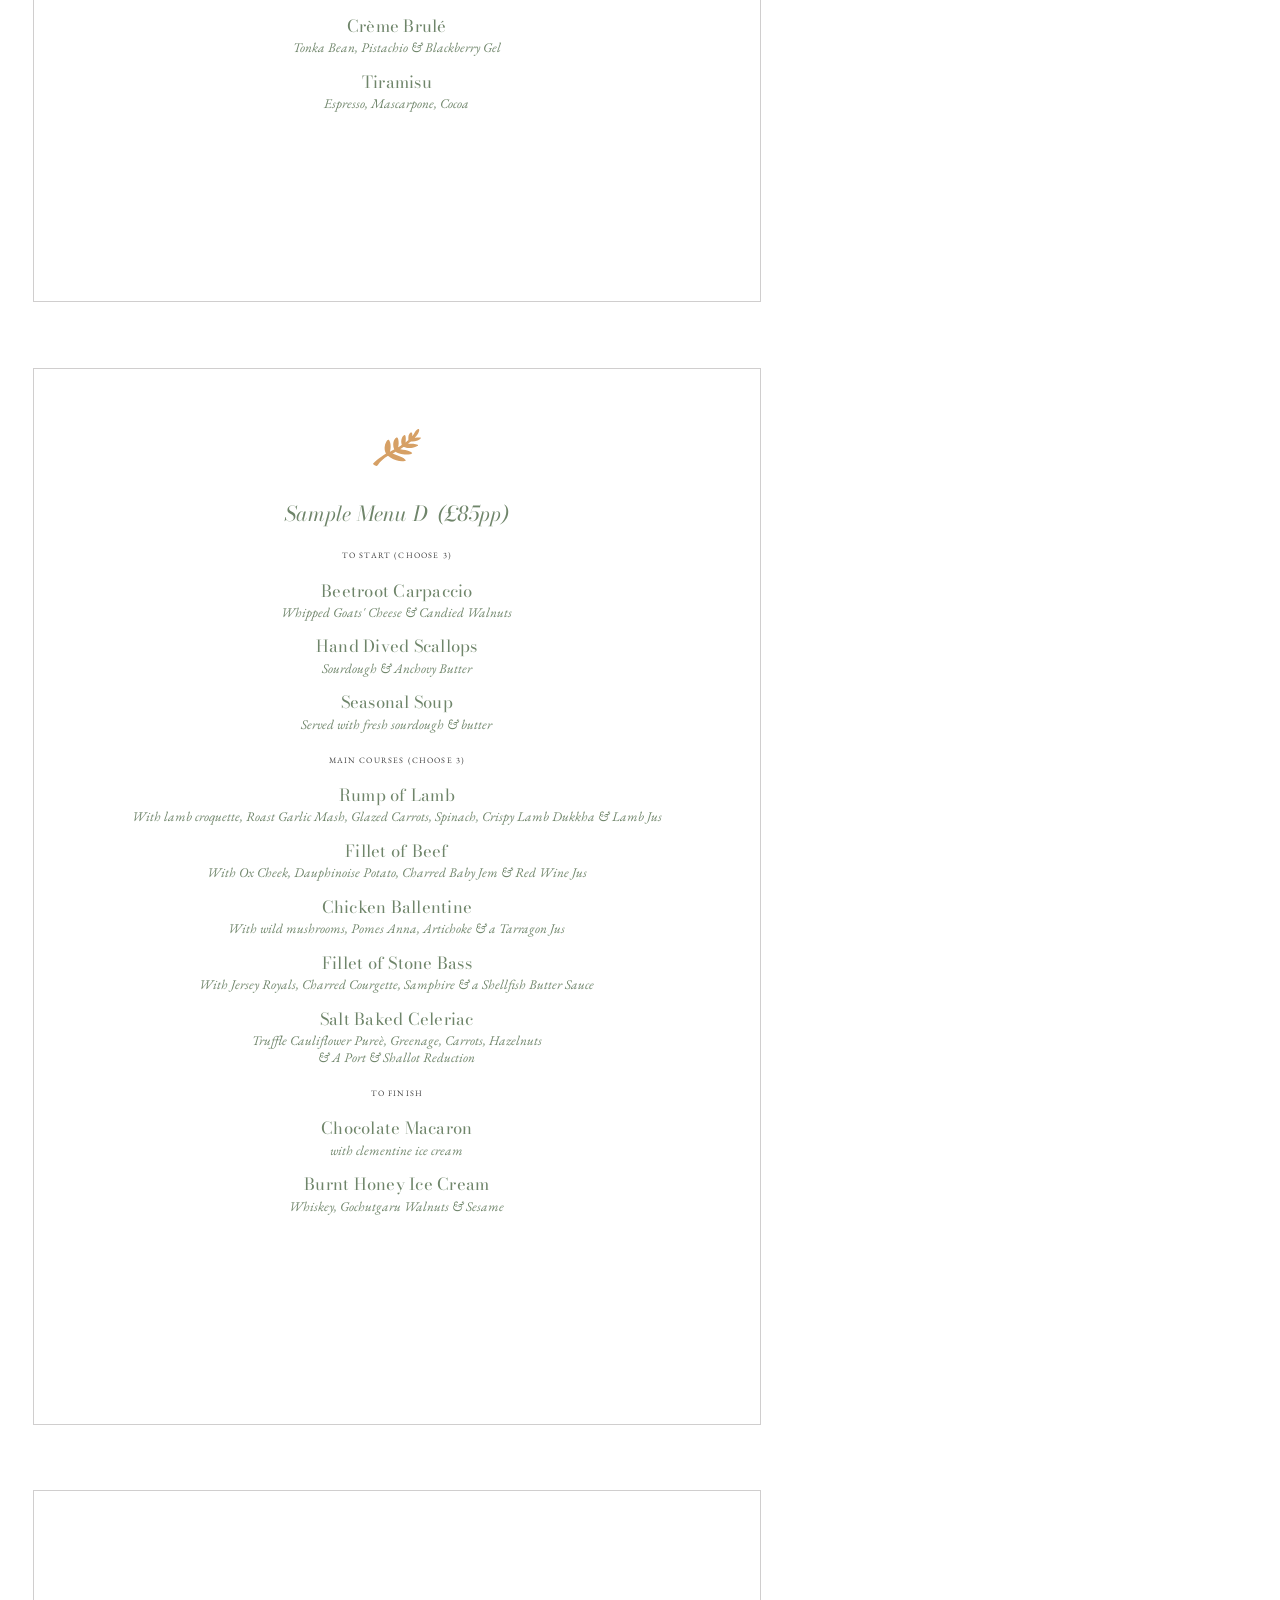
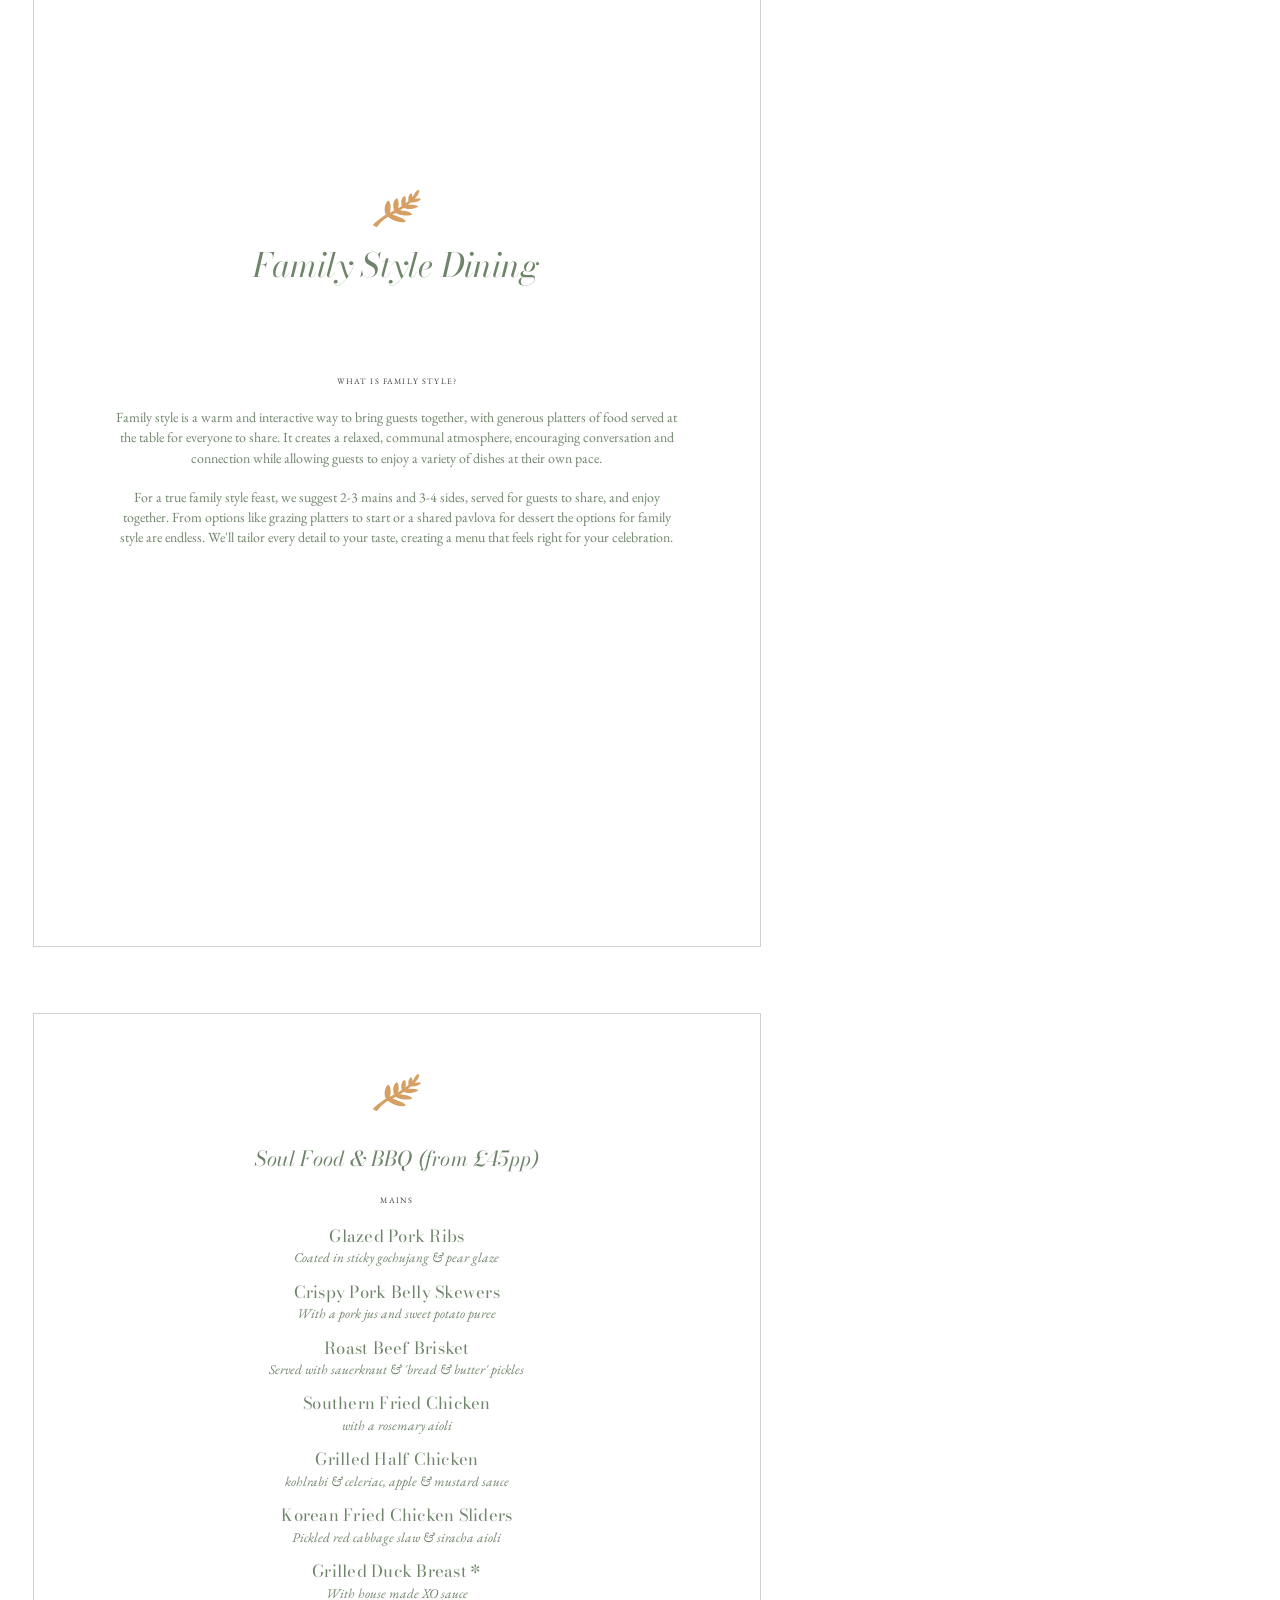
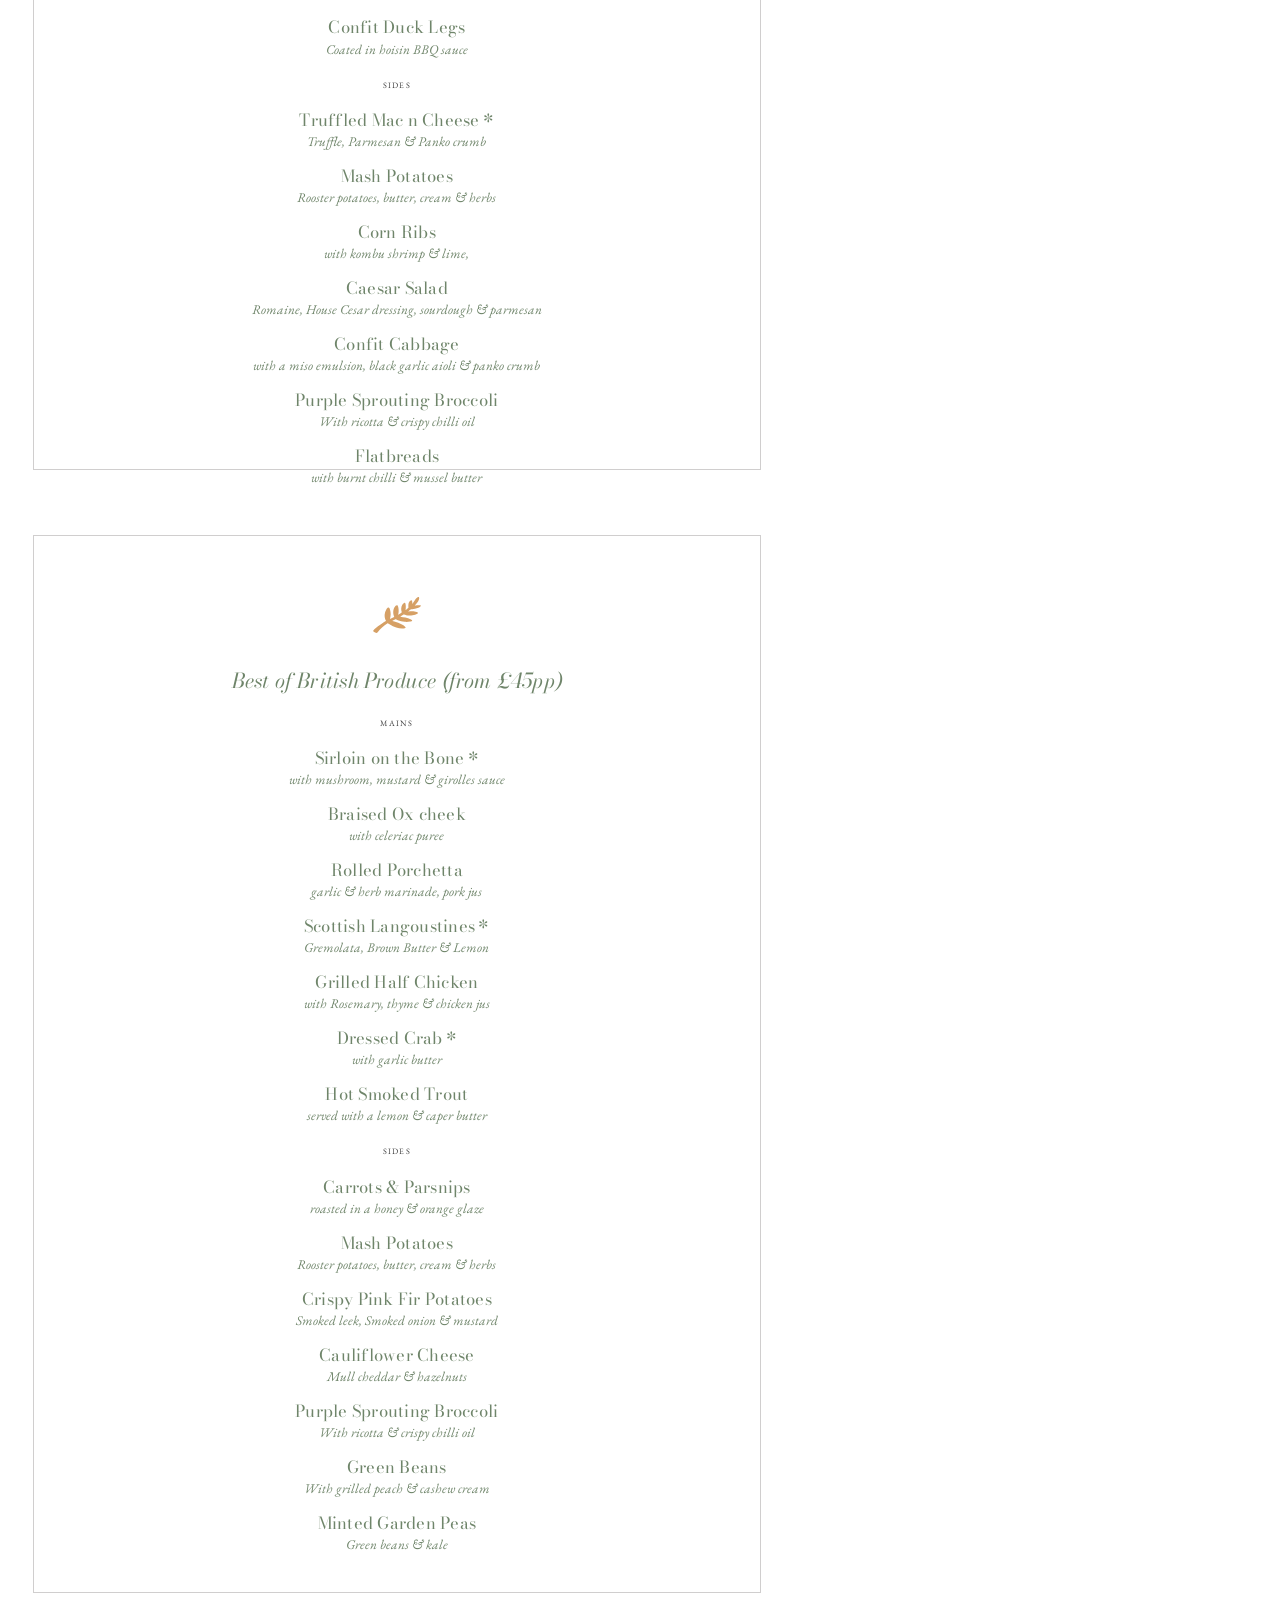
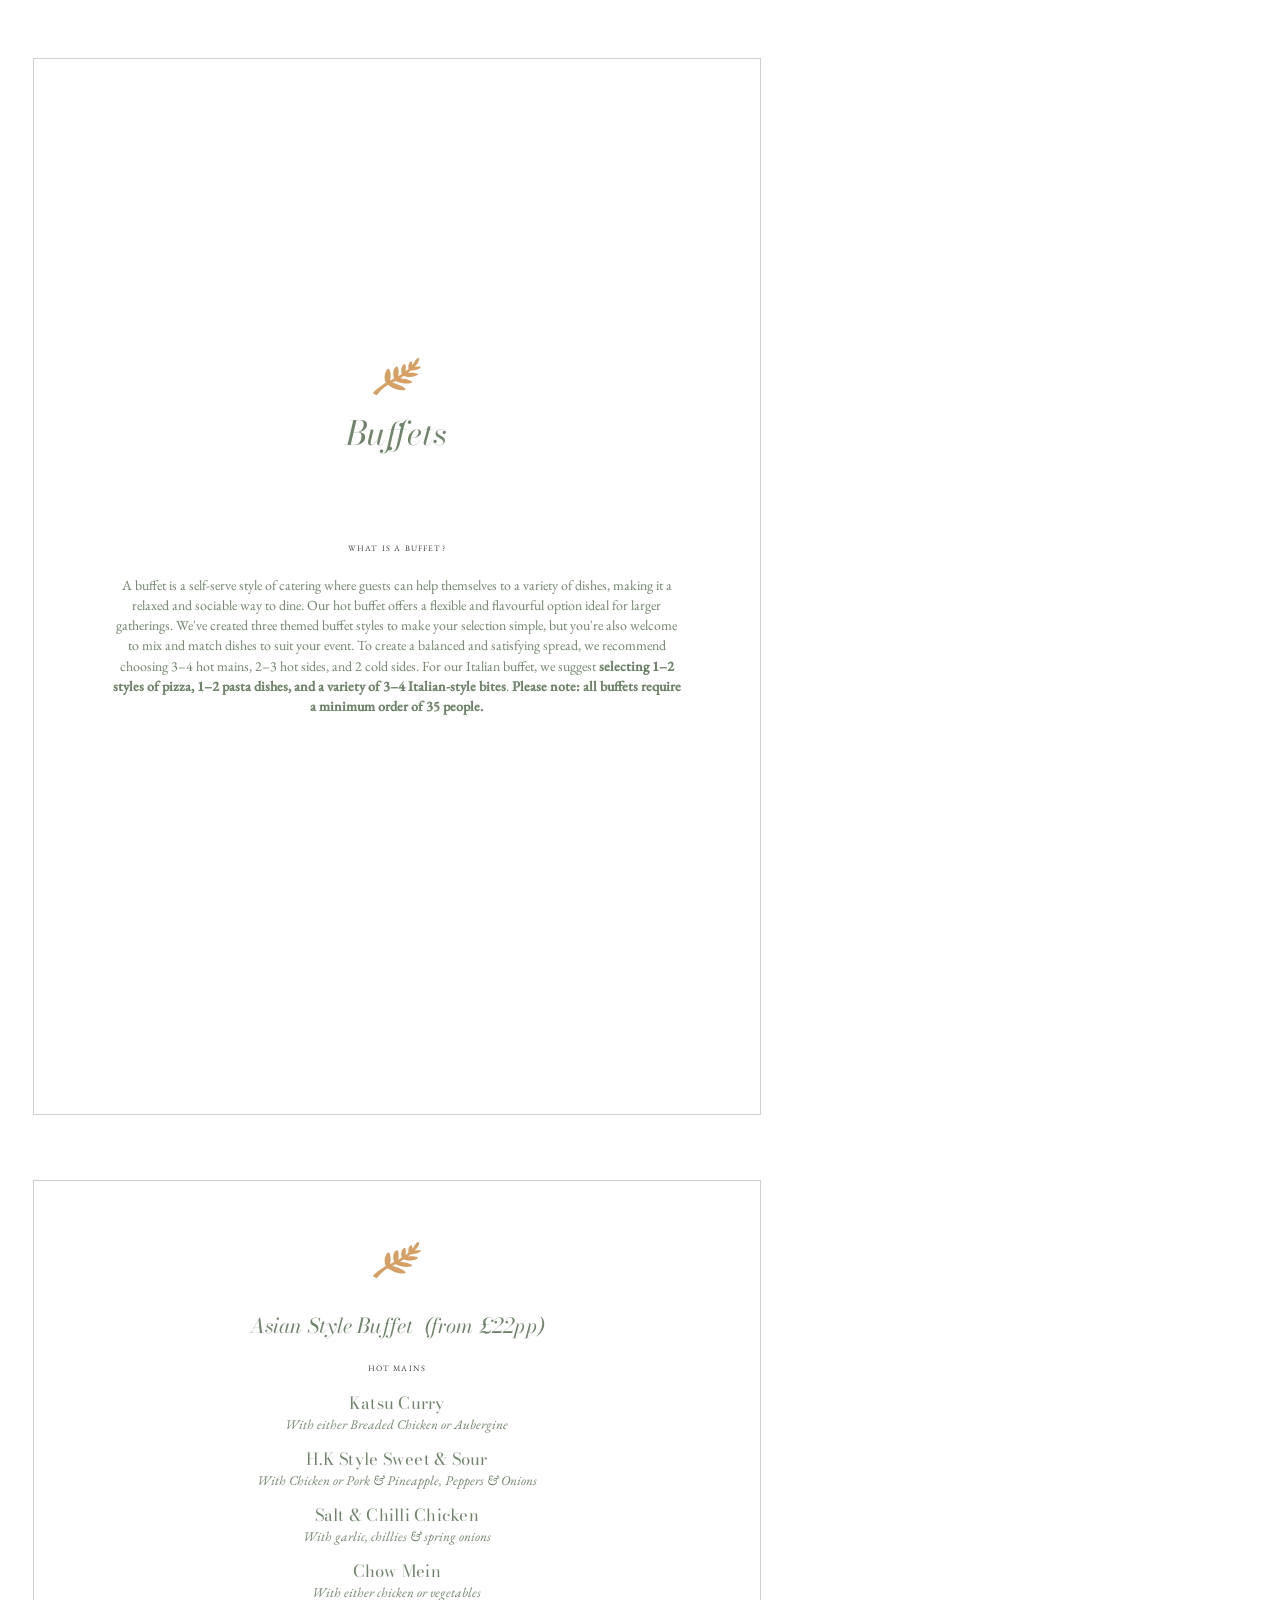
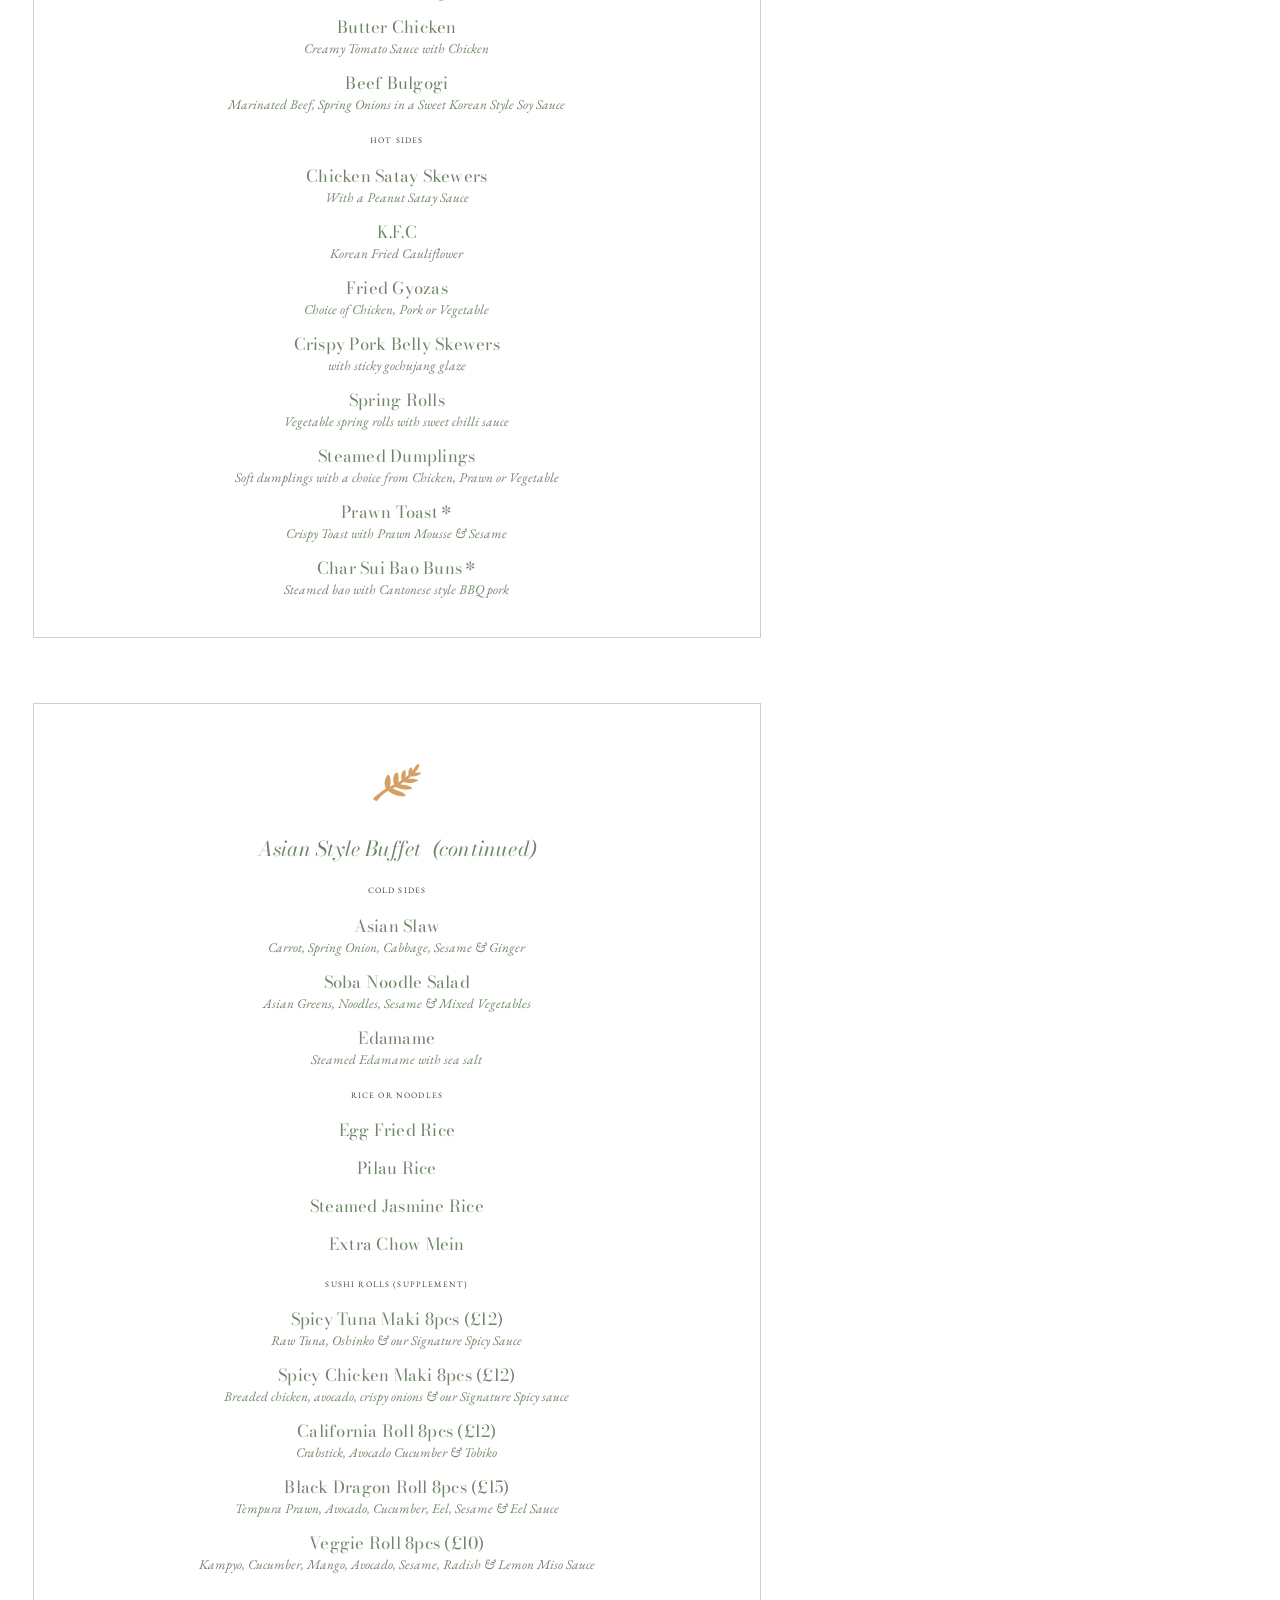
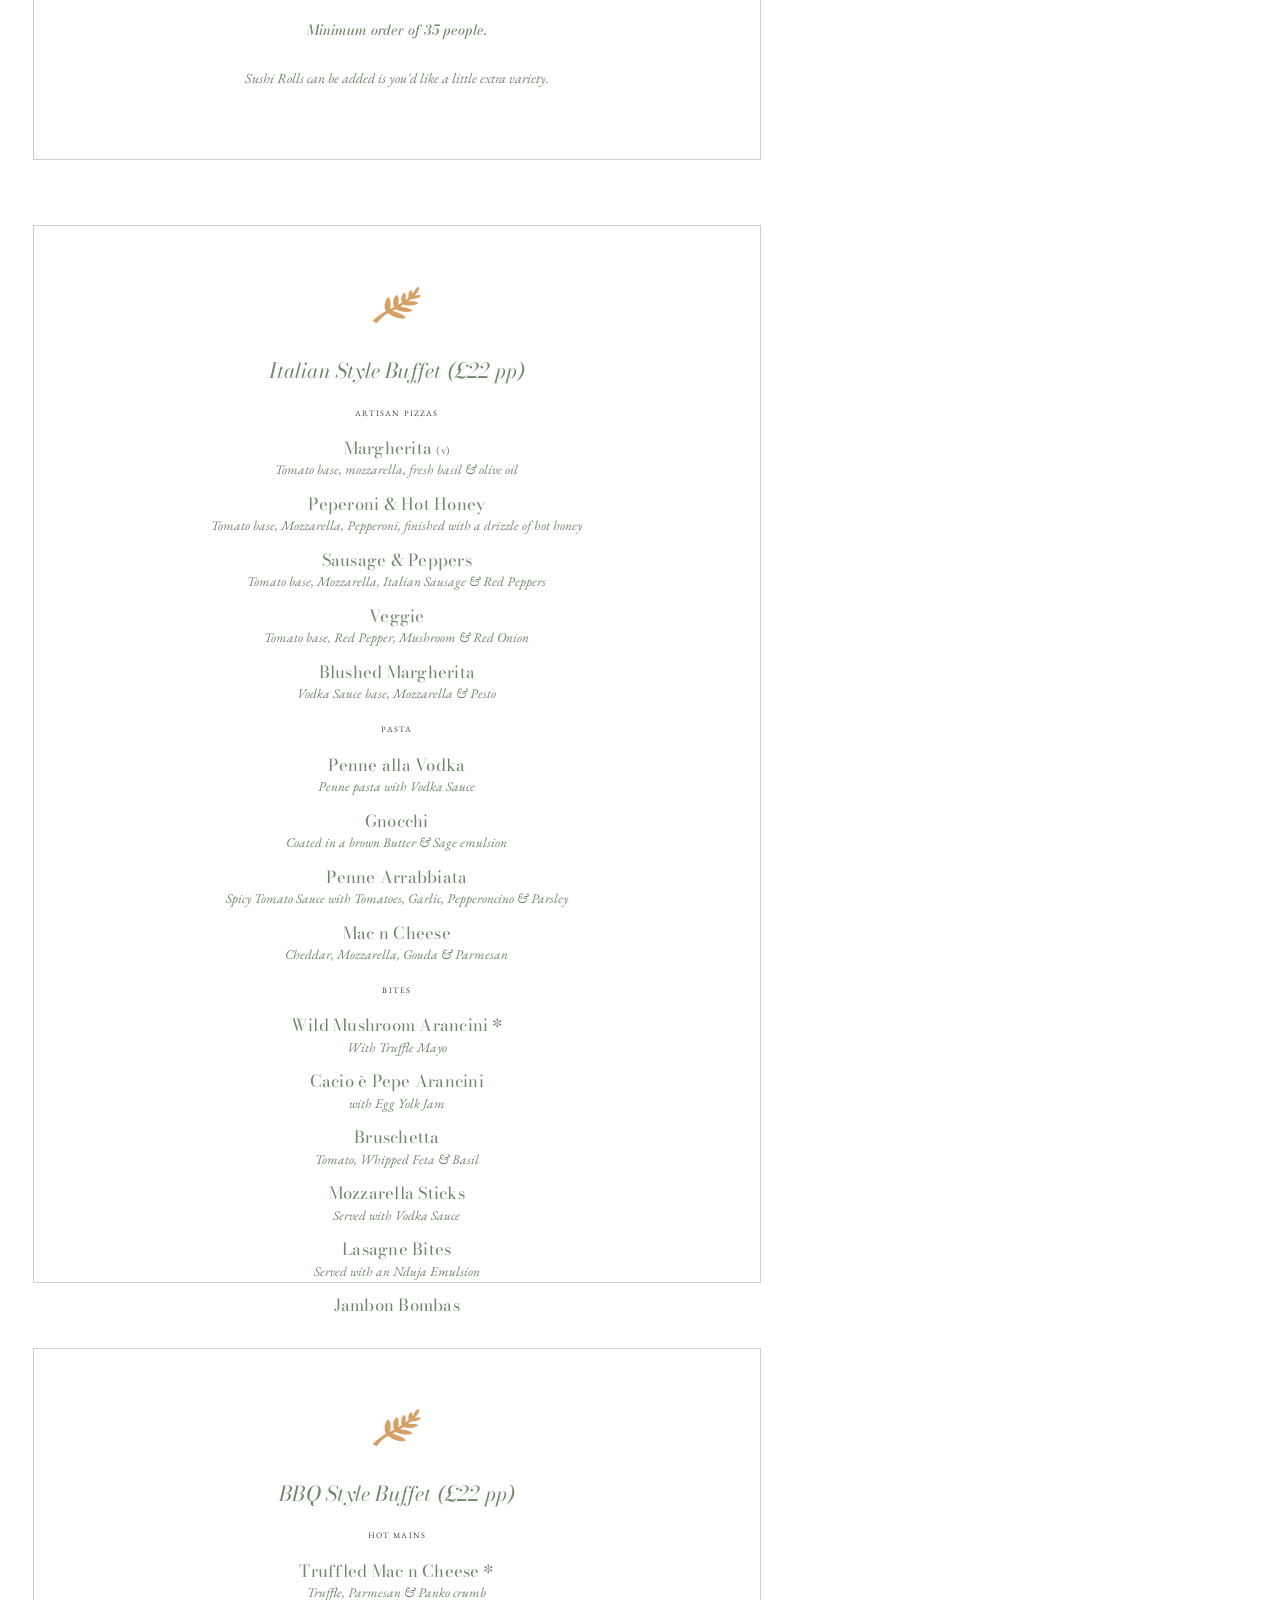
<file: menu-redesign/index.html>
<!DOCTYPE html>
<html lang="en">
<head>
<meta charset="utf-8">
<title>Cova Catering Menus</title>
<link rel="stylesheet" href="assets/fonts/fonts-local.css">
<link rel="stylesheet" href="assets/style.css">
</head>
<body>

<!-- ============ PAGE 1 — CONTENTS ============ -->
<section class="page contents">
  <img class="swoosh" src="assets/swoosh.svg" alt="">
  <div class="frame"></div>
  <div class="content">
    <img class="sprig" src="assets/sprig-wheat.svg" alt="">
    <h1 class="contents-title">Contents Page</h1>
    <ol>
      <li>Page 1 &nbsp;- Who are we ?</li>
      <li>Page 2 - 6 - Al a carte</li>
      <li>Page 7 - 9 - Family Style Dining</li>
      <li>Page 10 - 15 - Hot Buffets</li>
      <li>Page 16 - Food Stalls</li>
      <li>Page 17 - 20 - Canapes</li>
      <li>Page 22 - Grazing Tables</li>
      <li>Page 23 - 24 - Breakfast Packages</li>
      <li>Page 25 - 26 - Bowl Food</li>
      <li>Page 27 - 28 - Afternoon tea</li>
    </ol>
  </div>
  <div class="contents-footer">
    <div class="item">
      <svg viewBox="0 0 24 24" fill="none" stroke="#6b6b68" stroke-width="1.7"><rect x="2.5" y="2.5" width="19" height="19" rx="5.5"/><circle cx="12" cy="12" r="4.4"/><circle cx="17.6" cy="6.4" r="1.15" fill="#6b6b68" stroke="none"/></svg>
      <span>@covacatering</span>
    </div>
    <div class="item">
      <svg viewBox="0 0 24 24" fill="none" stroke="#6b6b68" stroke-width="1.7"><rect x="2.5" y="5" width="19" height="14" rx="1.5"/><path d="M3.5 6.5 12 13l8.5-6.5"/></svg>
      <span>hello@covacatering.co.uk</span>
    </div>
  </div>
</section>

<!-- ============ PAGE 2 — WHO ARE WE (GREEN COVER) ============ -->
<section class="page cover">
  <div class="frame"></div>
  <div class="content">
    <div style="height:115pt"></div>
    <h2>Who are we?</h2>
    <p class="body-copy">Cova started with a young couple who share a passion for hospitality, and a love of great food. With backgrounds in the industry and experience owning our restaurant, we realised an opportunity to bring a fresh approach to event catering. Coming from families already established in the wedding &amp; events sector we understand the importance of delivering an unforgettable dining experience. Our vision is simple, to reimagine traditional wedding menus with creativity and care, offering restaurant quality food that feels exciting personal and accessible.</p>
    <h2 style="margin-top:44pt">What do we offer?</h2>
    <p class="body-copy" style="margin-top:26pt">At Cova we believe that great wedding catering goes beyond just serving food – it should be an experience that brings people together. Our menus showcase a variety of examples of what can be achieved for a variety of dining styles, from À la Carte and Family Style Feats to BBQ Hog Roasts, Breakfast Spreads, Lunches or Afternoon Teas. Whatever the occasion, we tailor every menu to reflect your tastes and preferences.</p>
    <p class="body-copy" style="margin-top:14pt">To ensure the highest quality at an affordable price we take a craft-first approach, making as much as possible in house. From pastries and cakes to sauces, stocks and even butchery, we carefully handle every ingredient from the moment it arrives to the final dish. This commitment to quality allows us to create food that is fresh, flavourful, and truly special – designed to make your celebration unforgettable.</p>
  </div>
  <div class="cover-footer">
    <span>WWW.COVACATERING.CO.UK</span><span class="sep">|</span>
    <span>@COVACATERING</span><span class="sep">|</span>
    <span>HELLO@COVACATERING.COM</span>
  </div>
</section>

<!-- ============ PAGE 3 — À LA CARTE DIVIDER ============ -->
<section class="page divider">
  <div class="frame"></div>
  <div class="content">
    <img class="sprig" src="assets/sprig-wheat.svg" alt="">
    <h1 class="divider-title">À la Carte</h1>
    <p class="body-copy" style="margin-top:64pt">Below are two examples of our à la carte menus – a showcase of what can be achieved. However, these menus are by no means limited to the sample menus included. At Cova we believe that a sit-down dining experience should be entirely personal, reflecting your unique tastes, vision, and event theme.</p>
    <p class="body-copy" style="margin-top:14pt">That's why we take time to meet with each client, understand your preferences and craft a bespoke menu tailored to your celebration. Whether you're inspired by a specific cuisine, have a favourite dish you'd love to include or want to explore something completely new, we'll work closely with you to create a menu that feels authentic, memorable, and truly yours.</p>
  </div>
</section>

<!-- ============ PAGE 4 — SAMPLE MENU A ============ -->
<section class="page menu roomy">
  <div class="frame"></div>
  <div class="content">
    <img class="sprig" src="assets/sprig-wheat.svg" alt="">
    <h1 class="menu-title">Sample Menu A (£35pp)</h1>
    <div class="label">To Start (Choose 2)</div>
    <div class="dish"><h3>Chicken Liver Parfait</h3><p>Sourdough, Burnt Apple, Chives &amp; Shallots</p></div>
    <div class="dish"><h3>Salmon Blini</h3><p>with Dill, Crème Fraiche &amp; Chive Oil</p></div>
    <div class="dish"><h3>Seasonal Soup</h3><p>Served with fresh sourdough &amp; butter</p></div>
    <div class="label">To Follow</div>
    <div class="dish"><h3>Braised Beef Shin</h3><p>Bone Marrow Jus, Carrots, Greenage &amp; Mash</p></div>
    <div class="dish"><h3>Porchetta</h3><p>Red wine Jus, Apple, Greenage &amp; Mash</p></div>
    <div class="dish"><h3>Baked Ricotta &amp; Herb Gnocchi</h3><p>Roast Squash Puree, Kale Crisps &amp; Sage Butter</p></div>
    <div class="label">To Finish</div>
    <div class="dish"><h3>Caramel Tart</h3><p>Milk ice cream &amp; pastry crumble</p></div>
    <div class="dish"><h3>Eton Mess</h3><p>Summer Berry, Elderflower, Meringue, &amp; Cream</p></div>
  </div>
</section>

<!-- ============ PAGE 5 — SAMPLE MENU B ============ -->
<section class="page menu roomy">
  <div class="frame"></div>
  <div class="content">
    <img class="sprig" src="assets/sprig-wheat.svg" alt="">
    <h1 class="menu-title">Sample Menu B (£45 pp)</h1>
    <div class="label">To Start</div>
    <div class="dish"><h3>Burrata &amp; Peaches</h3><p>Onions, basil, cucumber &amp; crispy chilli oil</p></div>
    <div class="dish"><h3>Seasonal Soup</h3><p>Served with fresh sourdough &amp; butter</p></div>
    <div class="label">To Follow (Choose 2)</div>
    <div class="dish"><h3>Confit Chicken Leg</h3><p>Sweet Potato Puree, Kale Salad &amp; Jus</p></div>
    <div class="dish"><h3>Roasted Flat Irons</h3><p>Mash, Charred Greenage &amp; Bordelaise</p></div>
    <div class="dish"><h3>Chestnut &amp; Leek Risotto</h3><p>Pickled Mushroom, Celeriac Crisps &amp; Tarragon</p></div>
    <div class="label">To Finish</div>
    <div class="dish"><h3>Burnt Lemon Tart</h3><p>with Honey Mascarpone &amp; Thyme</p></div>
    <div class="dish"><h3>Chocolate Fondant</h3><p>with Popcorn Ice Cream</p></div>
  </div>
</section>

<!-- ============ PAGE 6 — SAMPLE MENU C ============ -->
<section class="page menu">
  <div class="frame"></div>
  <div class="content">
    <img class="sprig" src="assets/sprig-wheat.svg" alt="">
    <h1 class="menu-title">Sample Menu C (£55pp)</h1>
    <div class="label">Snacks (Choose 1)</div>
    <div class="dish"><h3>Focaccia</h3><p>Trapenese Pesto with Cured Salami</p></div>
    <div class="dish"><h3>Duck Liver Parfait</h3><p>Brioche, Orange Gel, Shallots &amp; Greenage</p></div>
    <div class="label">Starter (Choose 2)</div>
    <div class="dish"><h3>Seasonal Soup</h3><p>Served with fresh sourdough &amp; butter</p></div>
    <div class="dish"><h3>Heritage Tomato &amp; Burrata</h3><p>basil oil, toasted sourdough</p></div>
    <div class="dish"><h3>Crayfish &amp; Lobster Risotto&thinsp;*</h3><p>With Mascarpone &amp; Caviar</p></div>
    <div class="label">To Follow</div>
    <div class="dish"><h3>Chicken Breast</h3><p>Pea &amp; Shallot Fricassee, Potato Fondant</p></div>
    <div class="dish"><h3>Beef Bourguignon</h3><p>Blade of Beef, Mash &amp; Honey Glazed Carrots</p></div>
    <div class="dish"><h3>Goat's Cheese &amp; Lemon Agnolotti</h3><p>Roast Squash Puree, Balsamic Shallots, Brown Butter Crumb &amp; Herb Oil</p></div>
    <div class="label">To Finish</div>
    <div class="dish"><h3>Crème Brulé</h3><p>Tonka Bean, Pistachio &amp; Blackberry Gel</p></div>
    <div class="dish"><h3>Tiramisu</h3><p>Espresso, Mascarpone, Cocoa</p></div>
  </div>
</section>

<!-- ============ PAGE 7 — SAMPLE MENU D ============ -->
<section class="page menu">
  <div class="frame"></div>
  <div class="content">
    <img class="sprig" src="assets/sprig-wheat.svg" alt="">
    <h1 class="menu-title">Sample Menu D&ensp;(£85pp)</h1>
    <div class="label">To Start (Choose 3)</div>
    <div class="dish"><h3>Beetroot Carpaccio</h3><p>Whipped Goats' Cheese &amp; Candied Walnuts</p></div>
    <div class="dish"><h3>Hand Dived Scallops</h3><p>Sourdough &amp; Anchovy Butter</p></div>
    <div class="dish"><h3>Seasonal Soup</h3><p>Served with fresh sourdough &amp; butter</p></div>
    <div class="label">Main Courses (Choose 3)</div>
    <div class="dish"><h3>Rump of Lamb</h3><p>With lamb croquette, Roast Garlic Mash, Glazed Carrots, Spinach, Crispy Lamb Dukkha &amp; Lamb Jus</p></div>
    <div class="dish"><h3>Fillet of Beef</h3><p>With Ox Cheek, Dauphinoise Potato, Charred Baby Jem &amp; Red Wine Jus</p></div>
    <div class="dish"><h3>Chicken Ballentine</h3><p>With wild mushrooms, Pomes Anna, Artichoke &amp; a Tarragon Jus</p></div>
    <div class="dish"><h3>Fillet of Stone Bass</h3><p>With Jersey Royals, Charred Courgette, Samphire &amp; a Shellfish Butter Sauce</p></div>
    <div class="dish"><h3>Salt Baked Celeriac</h3><p>Truffle Cauliflower Pureè, Greenage, Carrots, Hazelnuts<br>&amp; A Port &amp; Shallot Reduction</p></div>
    <div class="label">To Finish</div>
    <div class="dish"><h3>Chocolate Macaron</h3><p>with clementine ice cream</p></div>
    <div class="dish"><h3>Burnt Honey Ice Cream</h3><p>Whiskey, Gochutgaru Walnuts &amp; Sesame</p></div>
  </div>
</section>

<!-- ============ PAGE 8 — FAMILY STYLE DIVIDER ============ -->
<section class="page divider">
  <div class="frame"></div>
  <div class="content">
    <img class="sprig" src="assets/sprig-wheat.svg" alt="">
    <h1 class="divider-title">Family Style Dining</h1>
    <div class="label" style="margin-top:64pt">What is Family Style?</div>
    <p class="body-copy" style="margin-top:16pt">Family style is a warm and interactive way to bring guests together, with generous platters of food served at the table for everyone to share. It creates a relaxed, communal atmosphere, encouraging conversation and connection while allowing guests to enjoy a variety of dishes at their own pace.</p>
    <p class="body-copy" style="margin-top:14pt">For a true family style feast, we suggest 2-3 mains and 3-4 sides, served for guests to share, and enjoy together. From options like grazing platters to start or a shared pavlova for dessert the options for family style are endless. We'll tailor every detail to your taste, creating a menu that feels right for your celebration.</p>
  </div>
</section>

<!-- ============ PAGE 9 — SOUL FOOD & BBQ ============ -->
<section class="page menu">
  <div class="frame"></div>
  <div class="content">
    <img class="sprig" src="assets/sprig-wheat.svg" alt="">
    <h1 class="menu-title">Soul Food &amp; BBQ (from £45pp)</h1>
    <div class="label">Mains</div>
    <div class="dish"><h3>Glazed Pork Ribs</h3><p>Coated in sticky gochujang &amp; pear glaze</p></div>
    <div class="dish"><h3>Crispy Pork Belly Skewers</h3><p>With a pork jus and sweet potato puree</p></div>
    <div class="dish"><h3>Roast Beef Brisket</h3><p>Served with sauerkraut &amp; 'bread &amp; butter' pickles</p></div>
    <div class="dish"><h3>Southern Fried Chicken</h3><p>with a rosemary aioli</p></div>
    <div class="dish"><h3>Grilled Half Chicken</h3><p>kohlrabi &amp; celeriac, apple &amp; mustard sauce</p></div>
    <div class="dish"><h3>Korean Fried Chicken Sliders</h3><p>Pickled red cabbage slaw &amp; siracha aioli</p></div>
    <div class="dish"><h3>Grilled Duck Breast&thinsp;*</h3><p>With house made XO sauce</p></div>
    <div class="dish"><h3>Confit Duck Legs</h3><p>Coated in hoisin BBQ sauce</p></div>
    <div class="label">Sides</div>
    <div class="dish"><h3>Truffled Mac n Cheese&thinsp;*</h3><p>Truffle, Parmesan &amp; Panko crumb</p></div>
    <div class="dish"><h3>Mash Potatoes</h3><p>Rooster potatoes, butter, cream &amp; herbs</p></div>
    <div class="dish"><h3>Corn Ribs</h3><p>with kombu shrimp &amp; lime,</p></div>
    <div class="dish"><h3>Caesar Salad</h3><p>Romaine, House Cesar dressing, sourdough &amp; parmesan</p></div>
    <div class="dish"><h3>Confit Cabbage</h3><p>with a miso emulsion, black garlic aioli &amp; panko crumb</p></div>
    <div class="dish"><h3>Purple Sprouting Broccoli</h3><p>With ricotta &amp; crispy chilli oil</p></div>
    <div class="dish"><h3>Flatbreads</h3><p>with burnt chilli &amp; mussel butter</p></div>
  </div>
</section>

<!-- ============ PAGE 10 — BEST OF BRITISH ============ -->
<section class="page menu">
  <div class="frame"></div>
  <div class="content">
    <img class="sprig" src="assets/sprig-wheat.svg" alt="">
    <h1 class="menu-title">Best of British Produce (from £45pp)</h1>
    <div class="label">Mains</div>
    <div class="dish"><h3>Sirloin on the Bone&thinsp;*</h3><p>with mushroom, mustard &amp; girolles sauce</p></div>
    <div class="dish"><h3>Braised Ox cheek</h3><p>with celeriac puree</p></div>
    <div class="dish"><h3>Rolled Porchetta</h3><p>garlic &amp; herb marinade, pork jus</p></div>
    <div class="dish"><h3>Scottish Langoustines&thinsp;*</h3><p>Gremolata, Brown Butter &amp; Lemon</p></div>
    <div class="dish"><h3>Grilled Half Chicken</h3><p>with Rosemary, thyme &amp; chicken jus</p></div>
    <div class="dish"><h3>Dressed Crab&thinsp;*</h3><p>with garlic butter</p></div>
    <div class="dish"><h3>Hot Smoked Trout</h3><p>served with a lemon &amp; caper butter</p></div>
    <div class="label">Sides</div>
    <div class="dish"><h3>Carrots &amp; Parsnips</h3><p>roasted in a honey &amp; orange glaze</p></div>
    <div class="dish"><h3>Mash Potatoes</h3><p>Rooster potatoes, butter, cream &amp; herbs</p></div>
    <div class="dish"><h3>Crispy Pink Fir Potatoes</h3><p>Smoked leek, Smoked onion &amp; mustard</p></div>
    <div class="dish"><h3>Cauliflower Cheese</h3><p>Mull cheddar &amp; hazelnuts</p></div>
    <div class="dish"><h3>Purple Sprouting Broccoli</h3><p>With ricotta &amp; crispy chilli oil</p></div>
    <div class="dish"><h3>Green Beans</h3><p>With grilled peach &amp; cashew cream</p></div>
    <div class="dish"><h3>Minted Garden Peas</h3><p>Green beans &amp; kale</p></div>
  </div>
</section>

<!-- ============ PAGE 11 — BUFFETS DIVIDER ============ -->
<section class="page divider">
  <div class="frame"></div>
  <div class="content">
    <img class="sprig" src="assets/sprig-wheat.svg" alt="">
    <h1 class="divider-title">Buffets</h1>
    <div class="label" style="margin-top:64pt">What is a Buffet?</div>
    <p class="body-copy" style="margin-top:16pt">A buffet is a self-serve style of catering where guests can help themselves to a variety of dishes, making it a relaxed and sociable way to dine. Our hot buffet offers a flexible and flavourful option ideal for larger gatherings. We've created three themed buffet styles to make your selection simple, but you're also welcome to mix and match dishes to suit your event. To create a balanced and satisfying spread, we recommend choosing 3–4 hot mains, 2–3 hot sides, and 2 cold sides. For our Italian buffet, we suggest <b>selecting 1–2 styles of pizza, 1–2 pasta dishes, and a variety of 3–4 Italian-style bites</b>. <b>Please note: all buffets require a minimum order of 35 people.</b></p>
  </div>
</section>

<!-- ============ PAGE 12 — ASIAN STYLE BUFFET ============ -->
<section class="page menu">
  <div class="frame"></div>
  <div class="content">
    <img class="sprig" src="assets/sprig-wheat.svg" alt="">
    <h1 class="menu-title">Asian Style Buffet&ensp;(from £22pp)</h1>
    <div class="label">Hot Mains</div>
    <div class="dish"><h3>Katsu Curry</h3><p>With either Breaded Chicken or Aubergine</p></div>
    <div class="dish"><h3>H.K Style Sweet &amp; Sour</h3><p>With Chicken or Pork &amp; Pineapple, Peppers &amp; Onions</p></div>
    <div class="dish"><h3>Salt &amp; Chilli Chicken</h3><p>With garlic, chillies &amp; spring onions</p></div>
    <div class="dish"><h3>Chow Mein</h3><p>With either chicken or vegetables</p></div>
    <div class="dish"><h3>Butter Chicken</h3><p>Creamy Tomato Sauce with Chicken</p></div>
    <div class="dish"><h3>Beef Bulgogi</h3><p>Marinated Beef, Spring Onions in a Sweet Korean Style Soy Sauce</p></div>
    <div class="label">Hot Sides</div>
    <div class="dish"><h3>Chicken Satay Skewers</h3><p>With a Peanut Satay Sauce</p></div>
    <div class="dish"><h3>K.F.C</h3><p>Korean Fried Cauliflower</p></div>
    <div class="dish"><h3>Fried Gyozas</h3><p>Choice of Chicken, Pork or Vegetable</p></div>
    <div class="dish"><h3>Crispy Pork Belly Skewers</h3><p>with sticky gochujang glaze</p></div>
    <div class="dish"><h3>Spring Rolls</h3><p>Vegetable spring rolls with sweet chilli sauce</p></div>
    <div class="dish"><h3>Steamed Dumplings</h3><p>Soft dumplings with a choice from Chicken, Prawn or Vegetable</p></div>
    <div class="dish"><h3>Prawn Toast&thinsp;*</h3><p>Crispy Toast with Prawn Mousse &amp; Sesame</p></div>
    <div class="dish"><h3>Char Sui Bao Buns&thinsp;*</h3><p>Steamed bao with Cantonese style BBQ pork</p></div>
  </div>
</section>

<!-- ============ PAGE 13 — ASIAN STYLE BUFFET (CONT.) ============ -->
<section class="page menu">
  <div class="frame"></div>
  <div class="content">
    <img class="sprig" src="assets/sprig-wheat.svg" alt="">
    <h1 class="menu-title">Asian Style Buffet&ensp;(continued)</h1>
    <div class="label">Cold Sides</div>
    <div class="dish"><h3>Asian Slaw</h3><p>Carrot, Spring Onion, Cabbage, Sesame &amp; Ginger</p></div>
    <div class="dish"><h3>Soba Noodle Salad</h3><p>Asian Greens, Noodles, Sesame &amp; Mixed Vegetables</p></div>
    <div class="dish"><h3>Edamame</h3><p>Steamed Edamame with sea salt</p></div>
    <div class="label">Rice or Noodles</div>
    <div class="dish"><h3>Egg Fried Rice</h3></div>
    <div class="dish"><h3>Pilau Rice</h3></div>
    <div class="dish"><h3>Steamed Jasmine Rice</h3></div>
    <div class="dish"><h3>Extra Chow Mein</h3></div>
    <div class="label">Sushi Rolls (Supplement)</div>
    <div class="dish"><h3>Spicy Tuna Maki 8pcs (£12)</h3><p>Raw Tuna, Oshinko &amp; our Signature Spicy Sauce</p></div>
    <div class="dish"><h3>Spicy Chicken Maki 8pcs (£12)</h3><p>Breaded chicken, avocado, crispy onions &amp; our Signature Spicy sauce</p></div>
    <div class="dish"><h3>California Roll 8pcs (£12)</h3><p>Crabstick, Avocado Cucumber &amp; Tobiko</p></div>
    <div class="dish"><h3>Black Dragon Roll 8pcs (£15)</h3><p>Tempura Prawn, Avocado, Cucumber, Eel, Sesame &amp; Eel Sauce</p></div>
    <div class="dish"><h3>Veggie Roll 8pcs (£10)</h3><p>Kampyo, Cucumber, Mango, Avocado, Sesame, Radish &amp; Lemon Miso Sauce</p></div>
    <div class="note" style="margin-top:34pt">Minimum order of 35 people.</div>
    <p class="body-copy" style="margin-top:20pt"><i>Sushi Rolls can be added is you'd like a little extra variety.</i></p>
  </div>
</section>

<!-- ============ PAGE 14 — ITALIAN STYLE BUFFET ============ -->
<section class="page menu">
  <div class="frame"></div>
  <div class="content">
    <img class="sprig" src="assets/sprig-wheat.svg" alt="">
    <h1 class="menu-title">Italian Style Buffet (£22 pp)</h1>
    <div class="label">Artisan Pizzas</div>
    <div class="dish"><h3>Margherita <span class="pp">(v)</span></h3><p>Tomato base, mozzarella, fresh basil &amp; olive oil</p></div>
    <div class="dish"><h3>Peperoni &amp; Hot Honey</h3><p>Tomato base, Mozzarella, Pepperoni, finished with a drizzle of hot honey</p></div>
    <div class="dish"><h3>Sausage &amp; Peppers</h3><p>Tomato base, Mozzarella, Italian Sausage &amp; Red Peppers</p></div>
    <div class="dish"><h3>Veggie</h3><p>Tomato base, Red Pepper, Mushroom &amp; Red Onion</p></div>
    <div class="dish"><h3>Blushed Margherita</h3><p>Vodka Sauce base, Mozzarella &amp; Pesto</p></div>
    <div class="label">Pasta</div>
    <div class="dish"><h3>Penne alla Vodka</h3><p>Penne pasta with Vodka Sauce</p></div>
    <div class="dish"><h3>Gnocchi</h3><p>Coated in a brown Butter &amp; Sage emulsion</p></div>
    <div class="dish"><h3>Penne Arrabbiata</h3><p>Spicy Tomato Sauce with Tomatoes, Garlic, Pepperoncino &amp; Parsley</p></div>
    <div class="dish"><h3>Mac n Cheese</h3><p>Cheddar, Mozzarella, Gouda &amp; Parmesan</p></div>
    <div class="label">Bites</div>
    <div class="dish"><h3>Wild Mushroom Arancini&thinsp;*</h3><p>With Truffle Mayo</p></div>
    <div class="dish"><h3>Cacio è Pepe Arancini</h3><p>with Egg Yolk Jam</p></div>
    <div class="dish"><h3>Bruschetta</h3><p>Tomato, Whipped Feta &amp; Basil</p></div>
    <div class="dish"><h3>Mozzarella Sticks</h3><p>Served with Vodka Sauce</p></div>
    <div class="dish"><h3>Lasagne Bites</h3><p>Served with an Nduja Emulsion</p></div>
    <div class="dish"><h3>Jambon Bombas</h3><p>Jamon Mayo &amp; Farina Pork Skin</p></div>
    <div class="dish"><h3>Focaccia</h3><p>With Rosemary &amp; Sea Salt</p></div>
    <div class="dish"><h3>Cheese &amp; Charcuterie&thinsp;*</h3><p>Mix of Italian cheeses, breads, and cured meats</p></div>
  </div>
</section>

<!-- ============ PAGE 15 — BBQ STYLE BUFFET ============ -->
<section class="page menu">
  <div class="frame"></div>
  <div class="content">
    <img class="sprig" src="assets/sprig-wheat.svg" alt="">
    <h1 class="menu-title">BBQ Style Buffet (£22 pp)</h1>
    <div class="label">Hot Mains</div>
    <div class="dish"><h3>Truffled Mac n Cheese&thinsp;*</h3><p>Truffle, Parmesan &amp; Panko crumb</p></div>
    <div class="dish"><h3>BBQ Pulled Pork</h3><p>14 hour slow cooked Pork with BBQ Sauce</p></div>
    <div class="dish"><h3>Buffalo Chicken Wings</h3><p>With buffalo emulsion</p></div>
    <div class="dish"><h3>Glazed Pork Ribs</h3><p>With Gochujang &amp; Pear Glaze</p></div>
    <div class="dish"><h3>Flat Iron Steak&thinsp;*</h3><p>Carved &amp; Served with Chimichurri</p></div>
    <div class="dish"><h3>Southern Fried Chicken</h3><p>With Rosemary Aioli</p></div>
    <div class="label">Hot Sides</div>
    <div class="dish"><h3>Pork Sliders</h3><p>Slow cooked pork in brioche buns with slaw</p></div>
    <div class="dish"><h3>Cheeseburgers</h3><p>Mini sliders with burger sauce, tomato &amp; lettuce</p></div>
    <div class="dish"><h3>Korean Fried Chicken Sliders</h3><p>Pickled red cabbage slaw &amp; siracha aioli</p></div>
    <div class="dish"><h3>Halloumi Skewers</h3><p>With Peppers, Courgettes &amp; Red Onions</p></div>
    <div class="dish"><h3>Lamb Koftas</h3><p>Served with homemade Tzatziki</p></div>
    <div class="dish"><h3>Mozzarella Sticks</h3><p>Served with Vodka Sauce</p></div>
    <div class="dish"><h3>Sausage Skewers</h3><p>Pork Sausage made with our house Italian seasoning</p></div>
    <div class="dish"><h3>Corn Ribs</h3><p>With Kombu, shrimp and lime</p></div>
    <div class="dish"><h3>French Fries</h3><p>Koffmanns skin on triple fried chips</p></div>
  </div>
</section>

<!-- ============ PAGE 16 — BBQ STYLE BUFFET (CONT.) ============ -->
<section class="page menu roomy">
  <div class="frame"></div>
  <div class="content">
    <img class="sprig" src="assets/sprig-wheat.svg" alt="">
    <h1 class="menu-title">BBQ Style Buffet (continued)</h1>
    <div class="label" style="margin-top:30pt">Cold Sides</div>
    <div class="dish"><h3>Coleslaw</h3><p>Crunchy homemade Coleslaw</p></div>
    <div class="dish"><h3>Potato Salad</h3><p>With a herby aioli, red onion and herbs</p></div>
    <div class="dish"><h3>Caesar Salad</h3><p>Romaine, House Cesar dressing, sourdough &amp; parmesan</p></div>
    <div class="dish"><h3>Purple Sprouting Broccoli</h3><p>With ricotta &amp; crispy chilli oil</p></div>
    <div class="note" style="margin-top:30pt">Minimum order of 35 people.</div>
  </div>
</section>

<!-- ============ PAGE 17 — FOOD STALLS ============ -->
<section class="page divider">
  <div class="frame"></div>
  <div class="content" style="padding:0 42pt">
    <img class="sprig" src="assets/sprig-wheat.svg" alt="" style="margin-top:88pt">
    <h1 class="divider-title">Food Stalls</h1>
    <div class="label" style="margin-top:40pt">What is a Food Stall?</div>
    <p class="body-copy" style="margin-top:14pt">A food stall is a dynamic and interactive dining option that adds a unique touch to your celebration. These stalls are dedicated stations offering a specific type of food, prepared fresh and served directly to your guests. They create an informal yet elegant dining experience, allowing guests to enjoy personalised dishes while mingling and exploring different flavours.</p>
    <div class="label" style="margin-top:30pt; text-transform:none; font-size:7.5pt">Examples</div>
    <div class="dish" style="margin-top:22pt"><h3>Oyster Shucking &amp; Caviar</h3>
      <p style="margin-top:8pt">Up to 3 varieties of local oysters being shucked and served to order, a choice of 'perfect pairings' including homemade hot sauce, pickles and lemons. Washed down with stout, whiskey, or Fino sherry - or classically glasses of bubbly</p></div>
    <div class="dish" style="margin-top:26pt"><h3>Cheese &amp; Charcuterie Stall</h3>
      <p style="margin-top:8pt">Homemade and curated cred &amp; cooked meats sliced alongside garnishing pickles &amp; ferments. In addition to a selection of local cheeses, jams, chutneys, honey, fresh baked bread, cherry, port, cheese &amp; fruit. This could be paired with IPA beer tasting / pairing</p></div>
    <div class="dish" style="margin-top:26pt"><h3>Pasta / Gnocchi Stall</h3>
      <p style="margin-top:8pt">Featuring freshly prepared gnocchi and a selection of artisan pastas. This interactive station allows guests to customize their plates with an array of rich, flavourful sauces and gourmet toppings. From creamy classics to bold zesty flavours each dish is made to order, ensuring a fresh &amp; personalised experience. This stall combines elegance and warmth, offering a memorable dining experience that your guests will savour long after the last bite.</p></div>
    <div class="dish" style="margin-top:26pt"><h3>Pizza Van</h3>
      <p style="margin-top:8pt">Our 1965 VW HY Van brings vintage charm to your wedding, serving artisan pizza by the slice. Freshly baked and perfect for sharing, it adds a fun, memorable touch that keeps guests fuelled and the celebration flowing.</p></div>
  </div>
</section>

<!-- ============ PAGE 18 — CANAPÉS DIVIDER ============ -->
<section class="page divider-plain">
  <div class="frame"></div>
  <div class="content">
    <img class="sprig" src="assets/sprig-wheat.svg" alt="">
    <h1 class="divider-title">Canapés</h1>
  </div>
</section>

<!-- ============ PAGE 19 — CANAPÉS 1 ============ -->
<section class="page menu">
  <div class="frame"></div>
  <div class="content">
    <img class="sprig" src="assets/sprig-wheat.svg" alt="">
    <h1 class="menu-title">Canapés</h1>
    <p class="body-copy" style="margin-top:14pt; font-style:italic; font-size:9.5pt">Each package is based on 5 Canapés per person<br>.<br>Each option has a minimum order of 20 per Canapé</p>
    <p class="body-copy" style="margin-top:12pt; font-style:italic; font-size:9.5pt">For Drinks Receptions we would recommend 8-10 canapes per person &amp; can adjust each package to suit your requirements.</p>
    <div class="label" style="margin-top:20pt">Canapes 1 - £12pp (*Supplement)</div>
    <div class="dish"><h3>Korean Glazed Pork</h3><p>Served with pickles</p></div>
    <div class="dish"><h3>Bahn Mi</h3><p>Crispbread with Pork, Pickled veg, Cucumber, Chill &amp; Mayo</p></div>
    <div class="dish"><h3>Pulled Pork Sliders</h3><p>with BBQ Glaze &amp; Asian Slaw</p></div>
    <div class="dish"><h3>Char Sui Pork</h3><p>Served with pickled Fennel</p></div>
    <div class="dish"><h3>Carnitas&thinsp;*</h3><p>Confit Pork, Lime, Pico de Gallo &amp; Radish</p></div>
    <div class="dish"><h3>Stornoway Bon Bons</h3><p>Stornoway Black Pudding fried in breadcrumbs</p></div>
    <div class="dish"><h3>Jambon Bombas</h3><p>Jamon Mayo &amp; Farina Pork Skin</p></div>
    <div class="dish"><h3>Chicken Karaage</h3><p>With Pickled Chilli &amp; Gochujang Glaze</p></div>
    <div class="dish"><h3>Chicken &amp; Caviar&thinsp;*</h3><p>Korean Fried Chicken, Caviar, Chive &amp; Crème Fraiche</p></div>
    <div class="dish"><h3>Chicken Kiev Bon Bon</h3><p>With Garlic &amp; Parsley Emulsion</p></div>
    <div class="dish"><h3>Buffalo Chicken</h3><p>Served with pickles &amp; Sour Cream</p></div>
    <div class="dish"><h3>Chicken Satay</h3><p>Served with Peanut &amp; Lime Crumble</p></div>
    <div class="dish"><h3>Chicken Caesar Crispbread</h3><p>With Anchovy Aioli, Romaine &amp; Parmesan</p></div>
  </div>
</section>

<!-- ============ PAGE 20 — CANAPÉS (CONTINUED) ============ -->
<section class="page menu">
  <div class="frame"></div>
  <div class="content">
    <img class="sprig" src="assets/sprig-wheat.svg" alt="">
    <h1 class="menu-title">Canapés</h1>
    <div class="label" style="margin-top:2pt; text-transform:none; font-size:8.5pt; font-style:italic; color:#6F856A; letter-spacing:0.02em">(Continued)</div>
    <div class="dish"><h3>BBQ Chicken</h3><p>Glazed in Jack Daniels BBQ Sauce with Sesame Crust</p></div>
    <div class="dish"><h3>Rueben Crispbreads</h3><p>Pastrami, Hot Mustard, Sweet Pickles &amp; Crispbread</p></div>
    <div class="dish"><h3>Mini Lasagne Bites</h3><p>With Aged Parmesan</p></div>
    <div class="dish"><h3>Beef Sliders&thinsp;*</h3><p>With Pickles, Cheese &amp; Burger Sauce</p></div>
    <div class="dish"><h3>Flat Iron Skewers</h3><p>With chimichurri</p></div>
    <div class="dish"><h3>Confit Duck Korokke&thinsp;*</h3><p>with Truffle Aioli</p></div>
    <div class="dish"><h3>Lamb Croquette&thinsp;*</h3><p>with charred hispi &amp; wild garlic</p></div>
    <div class="dish"><h3>Bruschetta (vg)</h3><p>Tomato, Whipped Feta &amp; Basil</p></div>
    <div class="dish"><h3>Butternut Squash Tart (vg)</h3><p>With Ricotta &amp; Honey</p></div>
    <div class="dish"><h3>Wild Mushroom Arancini (vg)</h3><p>With Truffle Mayo</p></div>
    <div class="dish"><h3>Mini Doughnuts (vg)</h3><p>Cheese custard &amp; Parmesan</p></div>
    <div class="dish"><h3>Goats Cheese Bombas (vg)</h3><p>Hot Honey &amp; Thyme Crumb</p></div>
    <div class="dish"><h3>Cacio è Pepe Arancini (vg)&thinsp;*</h3><p>with Egg Yolk Jam</p></div>
    <div class="dish"><h3>Truffled Macaroni Bon Bons (vg)&thinsp;*</h3><p>with Fresh Truffle &amp; Truffle Aioli</p></div>
    <div class="dish"><h3>Red Pepper Arancini (vg)</h3><p>with mozzarella</p></div>
    <div class="dish"><h3>Korean Fried Cauliflower</h3><p>With Korean style spicy glaze.</p></div>
    <div class="dish"><h3>Potato Hash&thinsp;*</h3><p>Smoked Potato, Miso Aioli, Caviar &amp; Chives</p></div>
  </div>
</section>

<!-- ============ PAGE 21 — CANAPÉS (CONTINUED 2) ============ -->
<section class="page menu roomy">
  <div class="frame"></div>
  <div class="content">
    <img class="sprig" src="assets/sprig-wheat.svg" alt="">
    <h1 class="menu-title">Canapés</h1>
    <div class="label" style="margin-top:2pt; text-transform:none; font-size:8.5pt; font-style:italic; color:#6F856A; letter-spacing:0.02em">(Continued)</div>
    <div class="dish"><h3>Lobster Bon Bons&thinsp;*</h3><p>Tarragon, Charred Lime Aioli, Seaweed Gomasio</p></div>
    <div class="dish"><h3>Prawn Tempura</h3><p>with Sweet Chilli Dip</p></div>
    <div class="dish"><h3>Spicy Tuna Rice Bites&thinsp;*</h3><p>Crispy Rice, Avocado, Sesame &amp; Chilli</p></div>
    <div class="dish"><h3>Smoked Salmon Bilini&thinsp;*</h3><p>dill, creme fraiche, caviar</p></div>
    <div class="dish"><h3>Spicy Salmon Bites&thinsp;*</h3><p>Crispy rice, Salmon, Siracha &amp; Chives</p></div>
    <div class="dish"><h3>Hand Dived Scallops&thinsp;*</h3><p>Seared Scallop, Parsnip Puree &amp; Anchovy Butter</p></div>
    <div class="dish"><h3>Crab Rolls&thinsp;*</h3><p>Brioche Bridge Rolls, Lemon, Chives &amp; Crab Fat Aioli</p></div>
  </div>
</section>

<!-- ============ PAGE 22 — GRAZING ============ -->
<section class="page menu roomy">
  <div class="frame"></div>
  <div class="content" style="padding-left:40pt; padding-right:40pt">
    <img class="sprig" src="assets/sprig-wheat.svg" alt="">
    <h1 class="menu-title">Grazing</h1>
    <div class="dish" style="margin-top:24pt"><h3>The The Italian <span class="pp">17pp</span></h3><p>Prosciutto di Parma, Bresaola, Mortadella, , Italian cheeses, Sub Blushed Tomatoes, Grapes, Figs, Olives, Berries, Artisan Chutney, Sourdough Crackers &amp; Pretzels</p></div>
    <div class="dish" style="margin-top:20pt"><h3>Mediterranean Mezze <span class="pp">17pp</span></h3><p>Red Pepper Hummus, Baba Ghanoush, Tzatziki, Pita, Lavash, Breadsticks, Houmous Labneh, Olives, Mediterranean Vegetables, Falafel &amp; Olives</p></div>
    <div class="dish" style="margin-top:20pt"><h3>French Cheese &amp; Charcuterie <span class="pp">17pp</span></h3><p>Brie de Meaux, Comté &amp; Chèvre, Jambon de Bayonne, Duck Prosciutto, Rillettes, Baguette, Pain de Campagne, Candied Walnuts, Fresh Grapes, Figs with Butter &amp; Crackers</p></div>
    <div class="dish" style="margin-top:20pt"><h3>Artisan British Board <span class="pp">17pp</span></h3><p>Selection of farmhouse cheeses, Scotch Eggs, Honey Roast Ham, Venison Salami, Sausage Rolls, Pickles, Chutneys, Figs, Sourdough &amp; Crackers</p></div>
    <div class="dish" style="margin-top:20pt"><h3>Seafood Platter <span class="pp">60pp</span></h3><p>Lobster, Scottish langoustines, Fresh Oysters, Mussels, Crevettes &amp; Dressed Crab served with house made hot sauce, Mignonette Sauce, Lemon, Sourdough &amp; Caviar (supplement)</p></div>
    <div class="dish" style="margin-top:20pt"><h3>Breakfast Board <span class="pp">12pp</span></h3><p>Selection of Fruit, Yogurt, Granola, Fresh Pastries, Jams &amp; Fresh Squeezed Juices.</p></div>
    <div class="dish" style="margin-top:20pt"><h3>Seasonal Fruit <span class="pp">12pp</span></h3><p>Changes based on what is seasonally available but will typically include blueberries, grapes, figs, &amp; raspberries</p></div>
    <p class="body-copy" style="margin-top:44pt; font-style:italic; font-size:9.5pt">Grazing tables or platters are the perfected compliment to any event, offering guests a delightful selection of foods and pairings to enjoy socially</p>
    <p class="body-copy" style="margin-top:10pt; font-style:italic; font-size:9.5pt">Each Board can be adjusted to be displayed as a full grazing table or as sharing boards for as little as 4 people.</p>
  </div>
</section>

<!-- ============ PAGE 23 — BREAKFAST DIVIDER ============ -->
<section class="page divider-plain">
  <div class="frame frame-deep"></div>
  <div class="content">
    <img class="fern" src="assets/fern.png" alt="">
    <h1 class="divider-title">Breakfast</h1>
  </div>
</section>

<!-- ============ PAGE 24 — BREAKFAST ============ -->
<section class="page menu">
  <div class="frame frame-deep"></div>
  <div class="content" style="inset:56pt 52pt; padding-top:34pt">
    <img class="fern" src="assets/fern.png" alt="">
    <h1 class="menu-title">Breakfast</h1>
    <div class="label">Pastries &amp; Treats</div>
    <div class="dish"><h3>NY Style Cookies</h3><p>Filled New York style cookies in the following options (Biscoff, Oreo, Red Velvet, Kinder or Pistachio)</p></div>
    <div class="dish"><h3>Filled Circle Croissants</h3><p>Pistachio, Biscoff, Chocolate or Strawberry</p></div>
    <div class="dish"><h3>Brownies</h3><p>Bueno, Biscoff, Oreo, Pistachio, Triple Chocolate, Red Velvet or Miso Caramel</p></div>
    <div class="dish"><h3>Sweet Pastries</h3><p>Pain au chocolat, Almond Croissant, Cinnamon Swirls or Croissants</p></div>
    <div class="dish"><h3>Savoury Pastries</h3><p>Chorizo, Nduja Cream Cheese, Roast Peppers &amp; Tomatoes<br>Pistachio Pesto Ricotta, Basil &amp; Sub Blushed Tomatoes</p></div>
    <div class="label">Breakfast Pots</div>
    <div class="dish"><h3>Seasonal Yoghurt</h3><p>Greek yoghurt, Seasonal fruit, Homemade nutty granola topped with honey.</p></div>
    <div class="dish"><h3>Jammy Dodger</h3><p>Greek yoghurt, Homemade raspberry &amp; chia jam with nutty granola</p></div>
    <div class="dish"><h3>Chocolate Pot</h3><p>Overnight oats, Cocoa, Cocoa Nibs, Homemade Granola &amp; Chocolate Chips</p></div>
    <div class="dish"><h3>Tiramisu Pot</h3><p>Chocolate espresso overnight oats, Yoghurt finished of with cocoa</p></div>
    <div class="label">Fresh Squeezed Juices</div>
    <div class="dish"><h3>Green Zing</h3><p>Apple, Cucumber, Spinach, Kale, Ginger &amp; Lime</p></div>
    <div class="dish"><h3>Beetroot Boost</h3><p>Beetroot, Pomegranate, Blueberry, Apple, Honey &amp; Lemon</p></div>
    <div class="dish"><h3>Tropical Greens</h3><p>Pineapple, Mango, Kiwi, Spinach, Ginger, Mint &amp; Lime</p></div>
    <div class="dish"><h3>Pure Orange</h3><p>100% Orange Juice or Apple Juice</p></div>
  </div>
</section>

<!-- ============ PAGE 25 — BOWL FOOD DIVIDER ============ -->
<section class="page divider-plain">
  <div class="frame frame-deep"></div>
  <div class="content">
    <img class="fern" src="assets/fern.png" alt="">
    <h1 class="divider-title">Bowl Food</h1>
  </div>
</section>

<!-- ============ PAGE 26 — BOWL FOOD ============ -->
<section class="page menu roomy">
  <div class="frame frame-deep"></div>
  <div class="content" style="inset:56pt 52pt; padding-top:34pt; padding-left:30pt; padding-right:30pt">
    <img class="fern" src="assets/fern.png" alt="">
    <h1 class="menu-title">Bowl Food</h1>
    <div class="label" style="margin-top:34pt">Lunch</div>
    <div class="dish"><h3>Thai Bowl</h3><p>Thai spiced chicken thighs, Noodles, Fresh Red Chillies, Edamame, Spring Onions, Crispy Onions &amp; a Peanut &amp; Sesame Satay Sauce.</p></div>
    <div class="dish"><h3>Green Bowl</h3><p>Spiced Chicken, Sweet Potato, Smacked Cucumber, Edamame, Spinach, Micro Rocket &amp; a Chilli Ginger &amp; Sesame Dressing.</p></div>
    <div class="dish"><h3>Poke Bowl</h3><p>Mixed leaf base, Spiced Chicken, Edamame, Sweetcorn, Wakame, Pickled Cabbage, Crispy Onions, Sticky Rice &amp; Honey Chipotle Dressing.</p></div>
    <div class="dish"><h3>Gnocchi Bowl</h3><p>Crispy Gnocchi, vodka sauce, pistachio, parmesan, Spinach &amp; Walnut crumb</p></div>
    <div class="dish"><h3>Korean BBQ Bowl</h3><p>Bulgogi Style Beef, Kimchi, Sauteed Spinach, Pickled Carrots, Sticky Rice &amp; a Gochujang Glaze</p></div>
    <div class="dish"><h3>Char Sui Bowl</h3><p>Roasted Char Sui Pork with a sweet smoky glaze, sticky rice, pickled cucumbers &amp; sauteed Chinese broccoli.</p></div>
    <div class="label" style="margin-top:36pt">Salads</div>
    <div class="dish"><h3>Satay Salad</h3><p>Chicken, Charred Asian Greens, Satay Sauce, Carrots, Roasted Peans &amp; Crispy Onions</p></div>
    <div class="dish"><h3>Caesar Salad</h3><p>Chicken Breast, Romaine Lettuce, Sourdough, Tomatoes, Parmesan, Boiled Egg &amp; Cesar Dressing</p></div>
    <div class="dish"><h3>Chilli Chicken Salad</h3><p>Chilli Chicken, Mixed Lead Lettuce, Pickled Red Cabbage, Tomatoes, Sweetcorn, Crispy Onions, Edamame &amp; a Honey Chipotle Dressing.</p></div>
    <div class="dish"><h3>Asian Cucumber Salad</h3><p>Spiced Chicken with Smacked Cucumber, Sugar Snaps, Grated Carrots, Edamame, Fresh Chilli &amp; Cashews</p></div>
  </div>
</section>

<!-- ============ PAGE 27 — AFTERNOON TEA DIVIDER ============ -->
<section class="page divider-plain">
  <div class="frame frame-deep"></div>
  <div class="content">
    <img class="fern" src="assets/fern.png" alt="">
    <h1 class="divider-title">Afternoon Tea</h1>
  </div>
</section>

<!-- ============ PAGE 28 — AFTERNOON TEA ============ -->
<section class="page menu roomy">
  <div class="frame frame-deep"></div>
  <div class="content" style="inset:56pt 52pt; padding-top:34pt">
    <img class="fern" src="assets/fern.png" alt="">
    <h1 class="menu-title">Afternoon Tea</h1>
    <div class="label" style="margin-top:30pt">Classic Scones</div>
    <div class="dish"><h3>All Butter Scones</h3><p>Served with clothed cream &amp; homemade strawberry jam</p></div>
    <div class="label" style="margin-top:26pt">Petit Fours (Selection of 3)</div>
    <div class="dish"><h3>Lemon Drizzle Cake</h3><p>with Candied lemon peel</p></div>
    <div class="dish"><h3>Macarons</h3><p>Available in chocolate, caramel, vanilla, or raspberry</p></div>
    <div class="dish"><h3>Raspberry Chocolate Cups</h3><p>Raspberry, chocolate ganache in a sweet pastry tart</p></div>
    <div class="dish"><h3>Carrot Cake</h3><p>with pecans &amp; cream cheese frosting</p></div>
    <div class="label" style="margin-top:26pt">Finger Sandwhiches (Selection of 4)</div>
    <div class="dish"><h3>Chicken &amp; Tarragon</h3><p>Served with mayonnaise inside a mini brioche bridge roll</p></div>
    <div class="dish"><h3>Egg Mayo</h3><p>Served inside a mini brioche bridge roll</p></div>
    <div class="dish"><h3>Ham &amp; Cheese</h3><p>Housed in a mini croissant</p></div>
    <div class="dish"><h3>Smoked Salmon</h3><p>with cream cheese</p></div>
    <div class="label" style="margin-top:30pt">Note to Customer</div>
    <p class="body-copy" style="margin-top:14pt; font-style:italic; font-size:9.5pt">Afternoon teas can be provided in recyclable packaging or served on ceramics. If you would prefer our tiered service option, please get in touch.</p>
    <p class="body-copy" style="margin-top:10pt; font-style:italic; font-size:9.5pt">Minimum order of 20 people.</p>
    <p class="body-copy" style="margin-top:10pt; font-style:italic; font-size:9.5pt">Minimum of 20 per item.</p>
  </div>
</section>

<!-- ============ PAGE 29 — THANK YOU (GREEN BACK COVER) ============ -->
<section class="page cover">
  <div class="content">
    <div style="height:265pt"></div>
    <div class="thanks">Thank You</div>
    <div class="address" style="margin-top:52pt">E: hello@covacatering.co.uk</div>
    <div class="address" style="margin-top:26pt">Unit 23D Anniesland Industrial Estate<br>Netherton Road, Glasgow<br>G13 1BJ</div>
  </div>
  <div class="cover-footer">
    <span>WWW.COVACATERING.CO.UK</span><span class="sep">|</span>
    <span>@COVACATERING</span><span class="sep">|</span>
    <span>HELLO@COVACATERING.COM</span>
  </div>
</section>

</body>
</html>
</file>
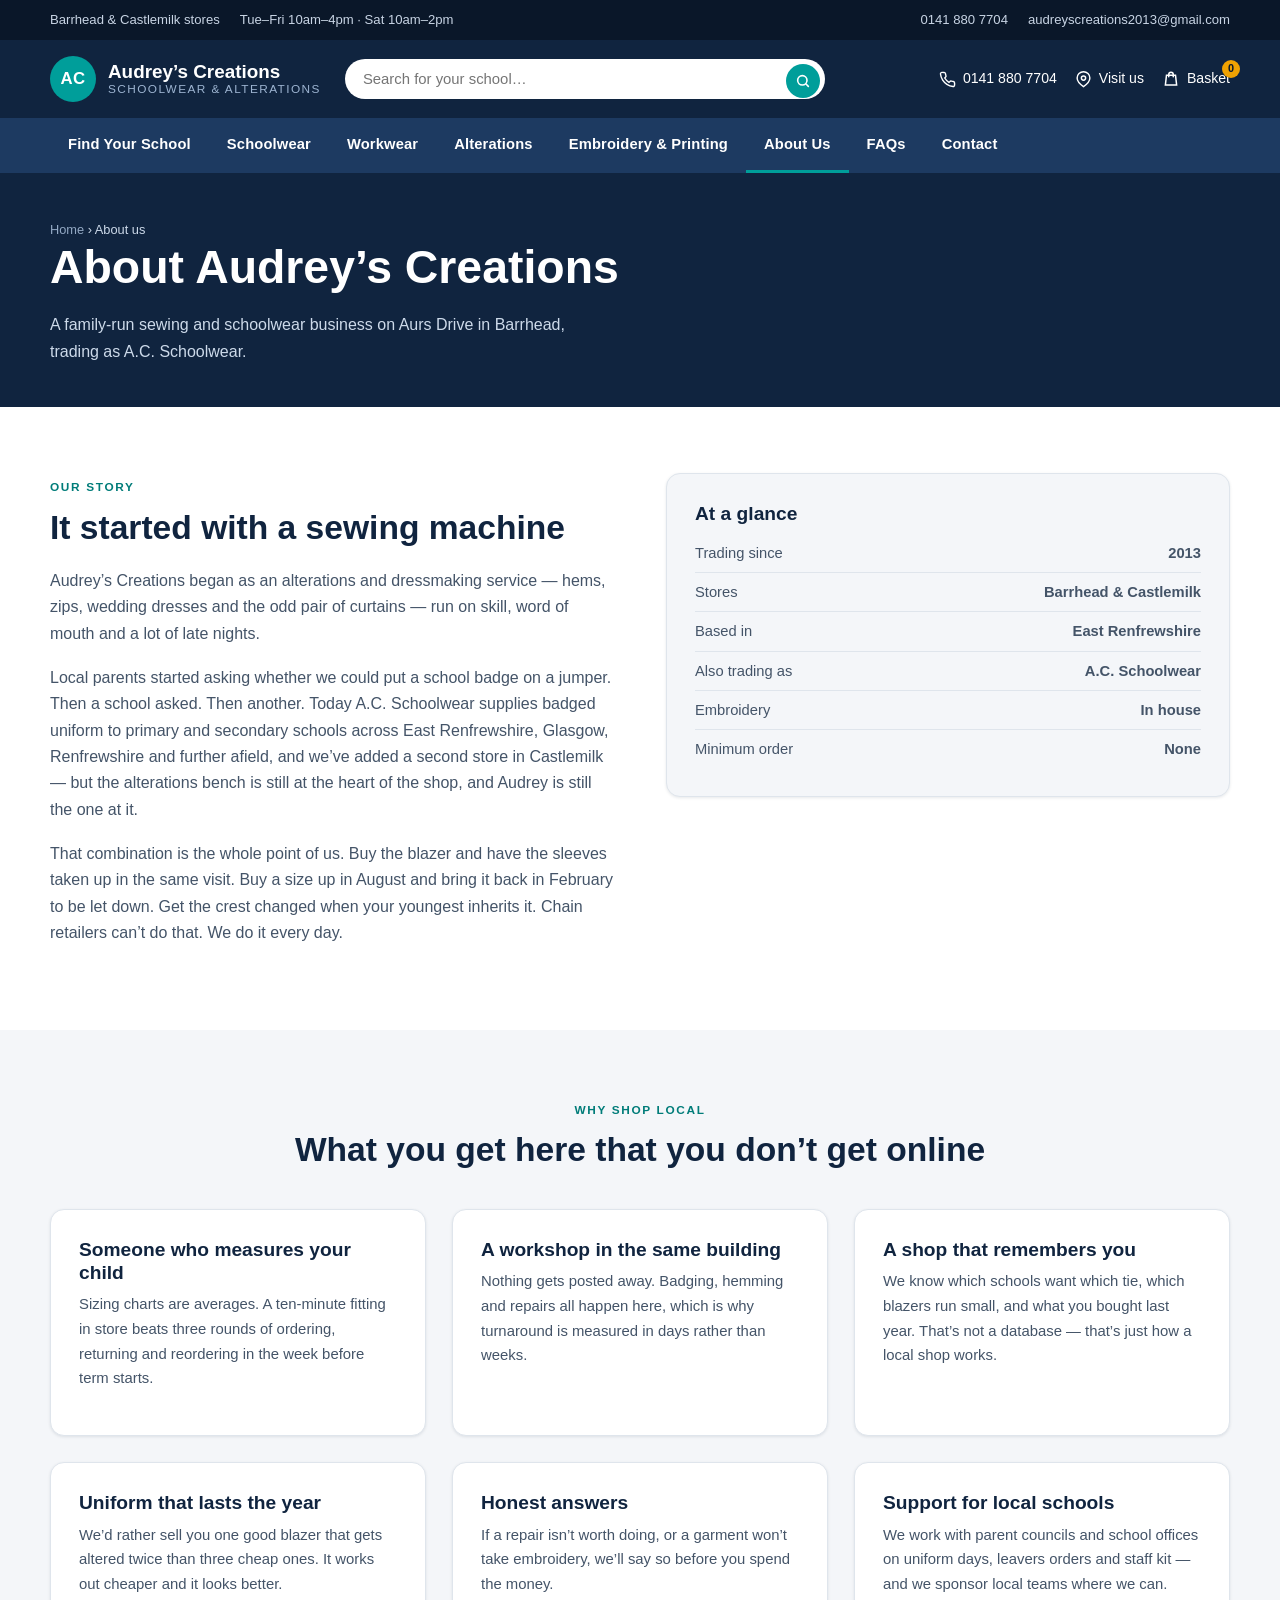
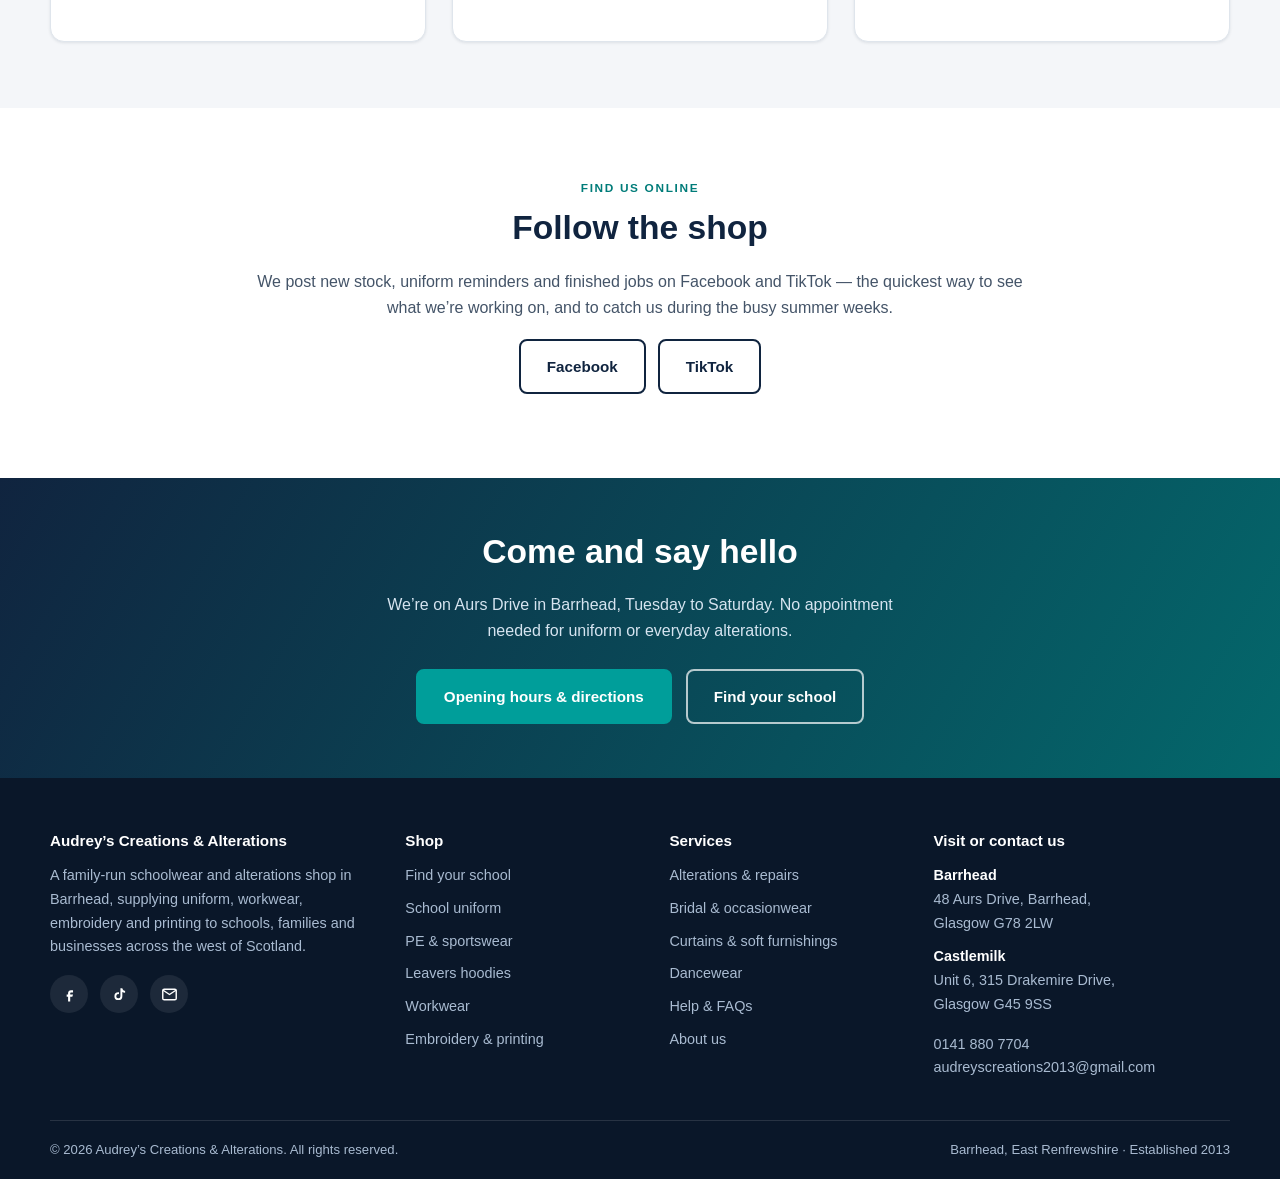
<file: about.html>
<!DOCTYPE html>
<html lang="en-GB">
<head>
<meta charset="utf-8">
<meta name="viewport" content="width=device-width, initial-scale=1">
<title>About Audrey&rsquo;s Creations &amp; Alterations | Barrhead Schoolwear Shop</title>
<meta name="description" content="Audrey's Creations & Alterations is a family-run schoolwear, workwear and alterations shop in Barrhead, East Renfrewshire, serving families and businesses since 2013.">
<meta name="theme-color" content="#10243f">
<meta property="og:title" content="About Audrey&rsquo;s Creations &amp; Alterations | Barrhead Schoolwear Shop">
<meta property="og:description" content="Audrey's Creations & Alterations is a family-run schoolwear, workwear and alterations shop in Barrhead, East Renfrewshire, serving families and businesses since 2013.">
<meta property="og:type" content="website">
<meta property="og:site_name" content="Audrey's Creations &amp; Alterations">
<link rel="icon" href="data:image/svg+xml,<svg xmlns='http://www.w3.org/2000/svg' viewBox='0 0 32 32'><rect width='32' height='32' rx='6' fill='%2310243f'/><text x='16' y='22' font-family='Arial' font-size='15' font-weight='bold' fill='%23009e9a' text-anchor='middle'>AC</text></svg>">
<link rel="stylesheet" href="assets/css/styles.css">
</head>
<body>
<a class="skip-link" href="#main">Skip to main content</a>
<div class="utility">
  <div class="wrap">
    <div class="utility-list">
      <span>Barrhead &amp; Castlemilk stores</span>
      <span>Tue&ndash;Fri 10am&ndash;4pm &middot; Sat 10am&ndash;2pm</span>
    </div>
    <div class="utility-list">
      <a href="tel:+441418807704">0141 880 7704</a>
      <a href="mailto:audreyscreations2013@gmail.com">audreyscreations2013@gmail.com</a>
    </div>
  </div>
</div>

<header class="site-header">
  <div class="wrap header-main">
    <a class="brand" href="index.html">
      <span class="brand-mark" aria-hidden="true">AC</span>
      <span class="brand-text">
        <span class="brand-name">Audrey&rsquo;s Creations</span>
        <span class="brand-sub">Schoolwear &amp; Alterations</span>
      </span>
    </a>

    <form class="header-search" role="search" data-finder="schools.html" action="schools.html">
      <label class="skip-link" for="header-school">Search for your school</label>
      <input id="header-school" name="school" type="search" placeholder="Search for your school&hellip;" autocomplete="off">
      <button type="submit" aria-label="Search schools">
        <svg width="16" height="16" viewBox="0 0 24 24" fill="none" stroke="currentColor" stroke-width="2.4" stroke-linecap="round"><circle cx="11" cy="11" r="7"/><path d="M20 20l-3.5-3.5"/></svg>
      </button>
    </form>

    <div class="header-actions">
      <a href="tel:+441418807704">
        <svg width="17" height="17" viewBox="0 0 24 24" fill="none" stroke="currentColor" stroke-width="2" stroke-linecap="round"><path d="M22 16.9v3a2 2 0 0 1-2.2 2 19.8 19.8 0 0 1-8.6-3.1 19.5 19.5 0 0 1-6-6A19.8 19.8 0 0 1 2.1 4.2 2 2 0 0 1 4.1 2h3a2 2 0 0 1 2 1.7c.1 1 .4 1.9.7 2.8a2 2 0 0 1-.5 2.1L8.1 9.9a16 16 0 0 0 6 6l1.3-1.2a2 2 0 0 1 2.1-.5c.9.3 1.8.6 2.8.7a2 2 0 0 1 1.7 2z"/></svg>
        <span class="label">0141 880 7704</span>
      </a>
      <a href="contact.html">
        <svg width="17" height="17" viewBox="0 0 24 24" fill="none" stroke="currentColor" stroke-width="2" stroke-linecap="round"><path d="M21 10c0 6-9 12-9 12S3 16 3 10a9 9 0 0 1 18 0z"/><circle cx="12" cy="10" r="3"/></svg>
        <span class="label">Visit us</span>
      </a>
      <a href="basket.html" class="basket-link" aria-label="Basket">
        <svg width="18" height="18" viewBox="0 0 24 24" fill="none" stroke="currentColor" stroke-width="2" stroke-linecap="round"><path d="M6 7h12l1.5 13h-15z"/><path d="M9 9V6a3 3 0 0 1 6 0v3"/></svg>
        <span class="label">Basket</span>
        <span class="basket-count" data-basket-count hidden>0</span>
      </a>
      <button class="nav-toggle" type="button" aria-expanded="false" aria-controls="primary-nav">Menu</button>
    </div>
  </div>

  <nav class="site-nav" id="primary-nav" aria-label="Primary">
    <div class="wrap">
      <ul>
        <li><a href="schools.html">Find Your School</a></li>
        <li><a href="schoolwear.html">Schoolwear</a></li>
        <li><a href="workwear.html">Workwear</a></li>
        <li><a href="alterations.html">Alterations</a></li>
        <li><a href="embroidery-printing.html">Embroidery & Printing</a></li>
        <li><a href="about.html" aria-current="page">About Us</a></li>
        <li><a href="faqs.html">FAQs</a></li>
        <li><a href="contact.html">Contact</a></li>
      </ul>
    </div>
  </nav>
</header>
<main id="main">

<section class="page-head">
  <div class="wrap">
    <p class="crumbs"><a href="index.html">Home</a> &rsaquo; About us</p>
    <h1>About Audrey&rsquo;s Creations</h1>
    <p>A family-run sewing and schoolwear business on Aurs Drive in Barrhead, trading as A.C. Schoolwear.</p>
  </div>
</section>

<section class="section">
  <div class="wrap">
    <div class="grid grid-2" style="gap:52px;align-items:start">
      <div>
        <span class="eyebrow">Our story</span>
        <h2>It started with a sewing machine</h2>
        <p>Audrey&rsquo;s Creations began as an alterations and dressmaking service &mdash; hems, zips, wedding dresses and the odd pair of curtains &mdash; run on skill, word of mouth and a lot of late nights.</p>
        <p>Local parents started asking whether we could put a school badge on a jumper. Then a school asked. Then another. Today A.C. Schoolwear supplies badged uniform to primary and secondary schools across East Renfrewshire, Glasgow, Renfrewshire and further afield, and we&rsquo;ve added a second store in Castlemilk &mdash; but the alterations bench is still at the heart of the shop, and Audrey is still the one at it.</p>
        <p>That combination is the whole point of us. Buy the blazer and have the sleeves taken up in the same visit. Buy a size up in August and bring it back in February to be let down. Get the crest changed when your youngest inherits it. Chain retailers can&rsquo;t do that. We do it every day.</p>
      </div>
      <div>
        <div class="card" style="background:var(--wash)">
          <h3>At a glance</h3>
          <ul class="hours" style="margin-bottom:0">
            <li><span>Trading since</span><span><strong>2013</strong></span></li>
            <li><span>Stores</span><span><strong>Barrhead &amp; Castlemilk</strong></span></li>
            <li><span>Based in</span><span><strong>East Renfrewshire</strong></span></li>
            <li><span>Also trading as</span><span><strong>A.C. Schoolwear</strong></span></li>
            <li><span>Embroidery</span><span><strong>In house</strong></span></li>
            <li><span>Minimum order</span><span><strong>None</strong></span></li>
          </ul>
        </div>
      </div>
    </div>
  </div>
</section>

<section class="section section-alt">
  <div class="wrap">
    <div class="section-head center">
      <span class="eyebrow">Why shop local</span>
      <h2>What you get here that you don&rsquo;t get online</h2>
    </div>
    <div class="grid grid-3">
      <div class="card">
        <h3>Someone who measures your child</h3>
        <p>Sizing charts are averages. A ten-minute fitting in store beats three rounds of ordering, returning and reordering in the week before term starts.</p>
      </div>
      <div class="card">
        <h3>A workshop in the same building</h3>
        <p>Nothing gets posted away. Badging, hemming and repairs all happen here, which is why turnaround is measured in days rather than weeks.</p>
      </div>
      <div class="card">
        <h3>A shop that remembers you</h3>
        <p>We know which schools want which tie, which blazers run small, and what you bought last year. That&rsquo;s not a database &mdash; that&rsquo;s just how a local shop works.</p>
      </div>
      <div class="card">
        <h3>Uniform that lasts the year</h3>
        <p>We&rsquo;d rather sell you one good blazer that gets altered twice than three cheap ones. It works out cheaper and it looks better.</p>
      </div>
      <div class="card">
        <h3>Honest answers</h3>
        <p>If a repair isn&rsquo;t worth doing, or a garment won&rsquo;t take embroidery, we&rsquo;ll say so before you spend the money.</p>
      </div>
      <div class="card">
        <h3>Support for local schools</h3>
        <p>We work with parent councils and school offices on uniform days, leavers orders and staff kit &mdash; and we sponsor local teams where we can.</p>
      </div>
    </div>
  </div>
</section>

<section class="section">
  <div class="wrap narrow center">
    <span class="eyebrow">Find us online</span>
    <h2>Follow the shop</h2>
    <p>We post new stock, uniform reminders and finished jobs on Facebook and TikTok &mdash; the quickest way to see what we&rsquo;re working on, and to catch us during the busy summer weeks.</p>
    <p class="btn-row" style="justify-content:center">
      <a class="btn btn-outline" href="https://www.facebook.com/Audscreations/" rel="noopener">Facebook</a>
      <a class="btn btn-outline" href="https://www.tiktok.com/@acschoolwear" rel="noopener">TikTok</a>
    </p>
  </div>
</section>

<section class="cta-band">
  <div class="wrap">
    <h2>Come and say hello</h2>
    <p>We&rsquo;re on Aurs Drive in Barrhead, Tuesday to Saturday. No appointment needed for uniform or everyday alterations.</p>
    <div class="cta-actions">
      <a class="btn btn-primary" href="contact.html">Opening hours &amp; directions</a>
      <a class="btn btn-ghost" href="schools.html">Find your school</a>
    </div>
  </div>
</section>
</main>

<footer class="site-footer">
  <div class="wrap">
    <div class="footer-grid">
      <div>
        <h4>Audrey&rsquo;s Creations &amp; Alterations</h4>
        <p>A family-run schoolwear and alterations shop in Barrhead, supplying uniform, workwear, embroidery and printing to schools, families and businesses across the west of Scotland.</p>
        <div class="social">
          <a href="https://www.facebook.com/Audscreations/" aria-label="Audrey's Creations on Facebook" rel="noopener">
            <svg width="17" height="17" viewBox="0 0 24 24" fill="currentColor"><path d="M14 9h3V6h-3c-2.2 0-4 1.8-4 4v2H8v3h2v7h3v-7h3l1-3h-4v-2c0-.6.4-1 1-1z"/></svg>
          </a>
          <a href="https://www.tiktok.com/@acschoolwear" aria-label="A.C. Schoolwear on TikTok" rel="noopener">
            <svg width="17" height="17" viewBox="0 0 24 24" fill="currentColor"><path d="M16 3c.4 2.1 1.7 3.6 3.9 3.8v2.7c-1.4.1-2.7-.3-3.9-1.1v5.9a5.6 5.6 0 1 1-5.6-5.6c.3 0 .6 0 .9.1v2.8a2.9 2.9 0 1 0 2 2.7V3H16z"/></svg>
          </a>
          <a href="mailto:audreyscreations2013@gmail.com" aria-label="Email Audrey's Creations">
            <svg width="17" height="17" viewBox="0 0 24 24" fill="none" stroke="currentColor" stroke-width="2"><rect x="2.5" y="4.5" width="19" height="15" rx="2"/><path d="M3 6l9 6 9-6"/></svg>
          </a>
        </div>
      </div>

      <div>
        <h4>Shop</h4>
        <ul>
          <li><a href="schools.html">Find your school</a></li>
          <li><a href="schoolwear.html">School uniform</a></li>
          <li><a href="schoolwear.html#pe">PE &amp; sportswear</a></li>
          <li><a href="schoolwear.html#leavers">Leavers hoodies</a></li>
          <li><a href="workwear.html">Workwear</a></li>
          <li><a href="embroidery-printing.html">Embroidery &amp; printing</a></li>
        </ul>
      </div>

      <div>
        <h4>Services</h4>
        <ul>
          <li><a href="alterations.html">Alterations &amp; repairs</a></li>
          <li><a href="alterations.html#bridal">Bridal &amp; occasionwear</a></li>
          <li><a href="alterations.html#curtains">Curtains &amp; soft furnishings</a></li>
          <li><a href="schoolwear.html#dancewear">Dancewear</a></li>
          <li><a href="faqs.html">Help &amp; FAQs</a></li>
          <li><a href="about.html">About us</a></li>
        </ul>
      </div>

      <div>
        <h4>Visit or contact us</h4>
        <p class="mb-0"><strong style="color:#fff">Barrhead</strong><br>
        48 Aurs Drive, Barrhead,<br>Glasgow G78 2LW</p>
        <p style="margin-top:10px"><strong style="color:#fff">Castlemilk</strong><br>
        Unit 6, 315 Drakemire Drive,<br>Glasgow G45 9SS</p>
        <p class="mb-0">
          <a href="tel:+441418807704">0141 880 7704</a><br>
          <a href="mailto:audreyscreations2013@gmail.com">audreyscreations2013@gmail.com</a>
        </p>
      </div>
    </div>

    <div class="footer-bottom">
      <span>&copy; <span data-year>2026</span> Audrey&rsquo;s Creations &amp; Alterations. All rights reserved.</span>
      <span>Barrhead, East Renfrewshire &middot; Established 2013</span>
    </div>
  </div>
</footer>

<script src="assets/js/catalog.js"></script>
<script src="assets/js/shop.js"></script>
<script src="assets/js/main.js"></script>
</body>
</html>
</file>
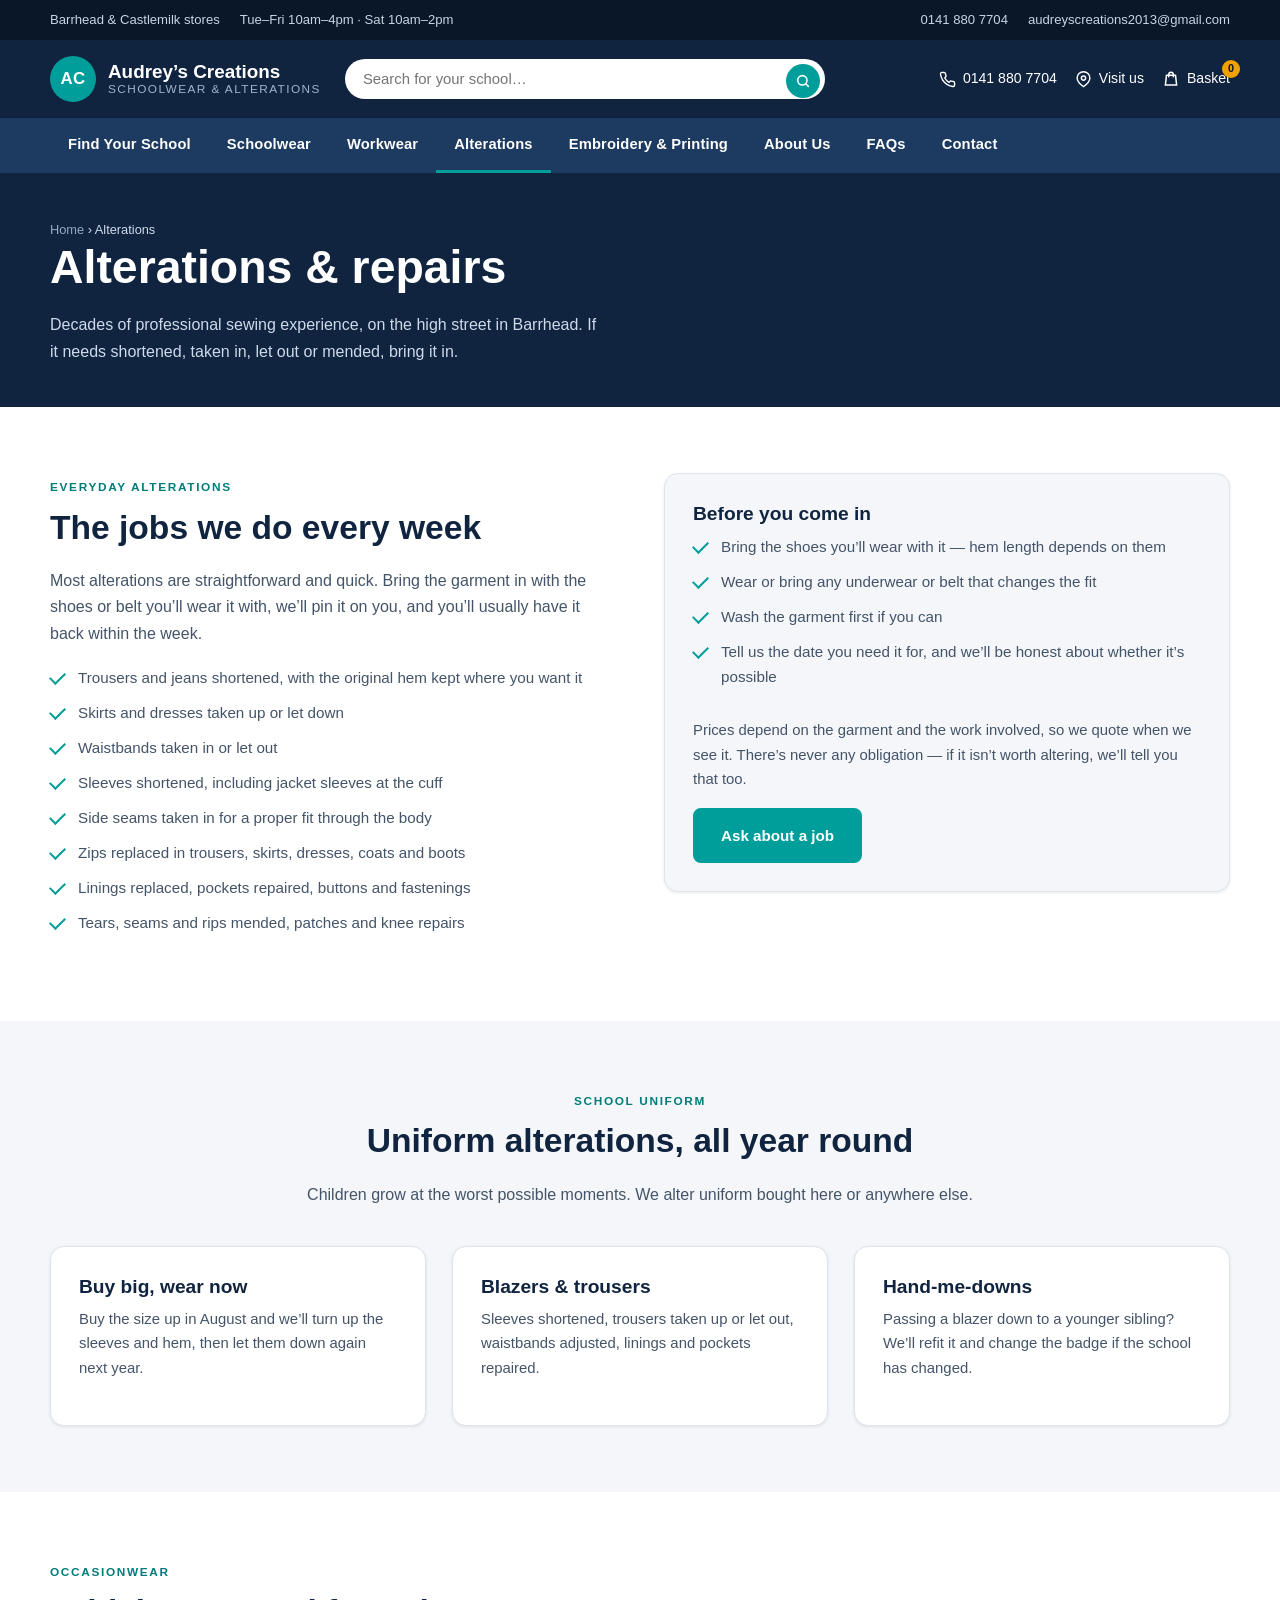
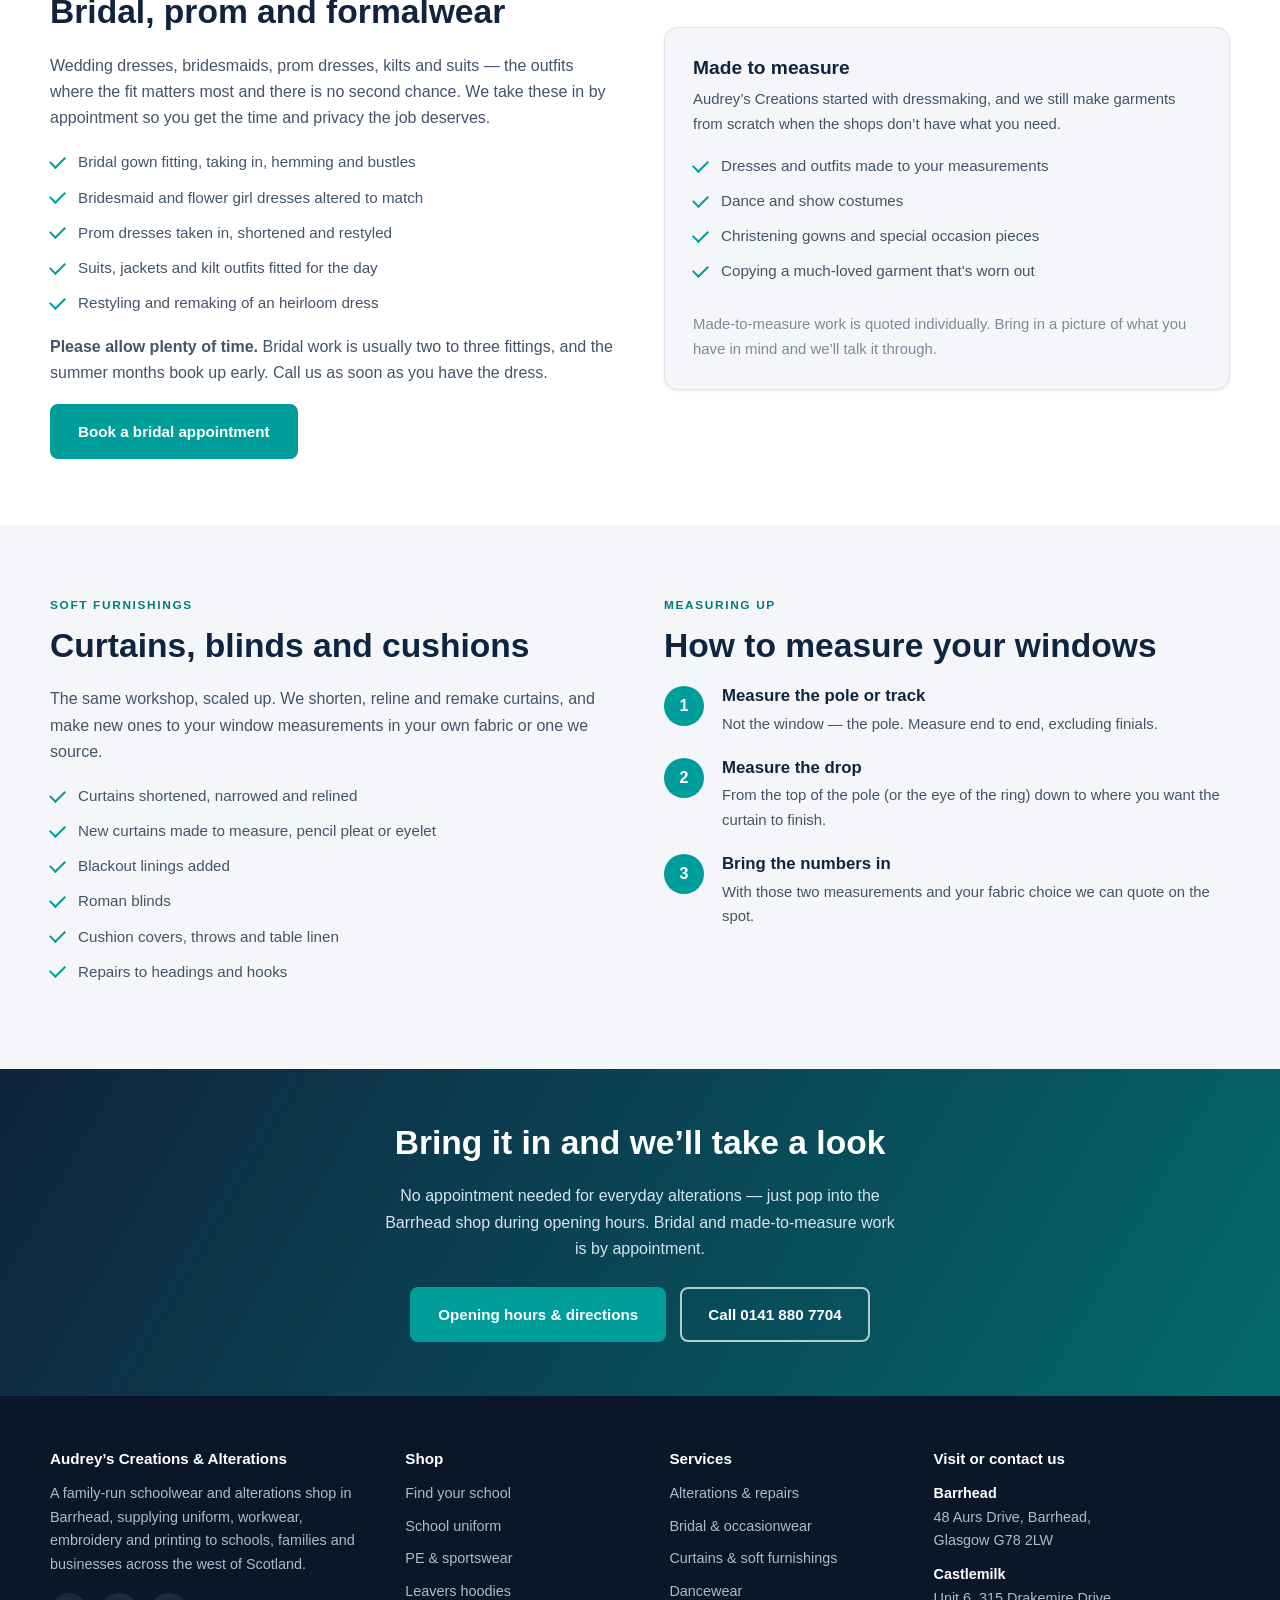
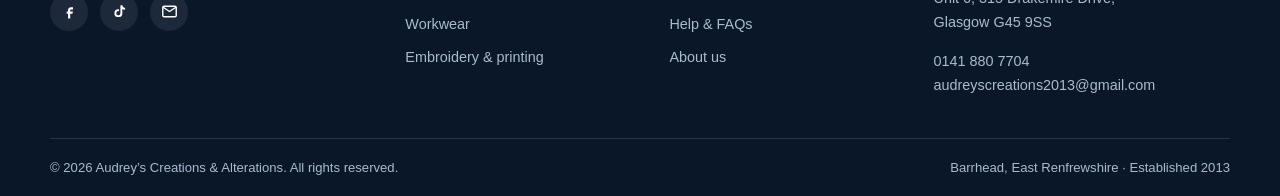
<file: alterations.html>
<!DOCTYPE html>
<html lang="en-GB">
<head>
<meta charset="utf-8">
<meta name="viewport" content="width=device-width, initial-scale=1">
<title>Clothing Alterations &amp; Repairs in Barrhead | Audrey&rsquo;s Creations</title>
<meta name="description" content="Expert clothing alterations in Barrhead: hems, zips, waistbands, taking in and letting out, bridal and occasionwear, curtains and soft furnishings.">
<meta name="theme-color" content="#10243f">
<meta property="og:title" content="Clothing Alterations &amp; Repairs in Barrhead | Audrey&rsquo;s Creations">
<meta property="og:description" content="Expert clothing alterations in Barrhead: hems, zips, waistbands, taking in and letting out, bridal and occasionwear, curtains and soft furnishings.">
<meta property="og:type" content="website">
<meta property="og:site_name" content="Audrey's Creations &amp; Alterations">
<link rel="icon" href="data:image/svg+xml,<svg xmlns='http://www.w3.org/2000/svg' viewBox='0 0 32 32'><rect width='32' height='32' rx='6' fill='%2310243f'/><text x='16' y='22' font-family='Arial' font-size='15' font-weight='bold' fill='%23009e9a' text-anchor='middle'>AC</text></svg>">
<link rel="stylesheet" href="assets/css/styles.css">
</head>
<body>
<a class="skip-link" href="#main">Skip to main content</a>
<div class="utility">
  <div class="wrap">
    <div class="utility-list">
      <span>Barrhead &amp; Castlemilk stores</span>
      <span>Tue&ndash;Fri 10am&ndash;4pm &middot; Sat 10am&ndash;2pm</span>
    </div>
    <div class="utility-list">
      <a href="tel:+441418807704">0141 880 7704</a>
      <a href="mailto:audreyscreations2013@gmail.com">audreyscreations2013@gmail.com</a>
    </div>
  </div>
</div>

<header class="site-header">
  <div class="wrap header-main">
    <a class="brand" href="index.html">
      <span class="brand-mark" aria-hidden="true">AC</span>
      <span class="brand-text">
        <span class="brand-name">Audrey&rsquo;s Creations</span>
        <span class="brand-sub">Schoolwear &amp; Alterations</span>
      </span>
    </a>

    <form class="header-search" role="search" data-finder="schools.html" action="schools.html">
      <label class="skip-link" for="header-school">Search for your school</label>
      <input id="header-school" name="school" type="search" placeholder="Search for your school&hellip;" autocomplete="off">
      <button type="submit" aria-label="Search schools">
        <svg width="16" height="16" viewBox="0 0 24 24" fill="none" stroke="currentColor" stroke-width="2.4" stroke-linecap="round"><circle cx="11" cy="11" r="7"/><path d="M20 20l-3.5-3.5"/></svg>
      </button>
    </form>

    <div class="header-actions">
      <a href="tel:+441418807704">
        <svg width="17" height="17" viewBox="0 0 24 24" fill="none" stroke="currentColor" stroke-width="2" stroke-linecap="round"><path d="M22 16.9v3a2 2 0 0 1-2.2 2 19.8 19.8 0 0 1-8.6-3.1 19.5 19.5 0 0 1-6-6A19.8 19.8 0 0 1 2.1 4.2 2 2 0 0 1 4.1 2h3a2 2 0 0 1 2 1.7c.1 1 .4 1.9.7 2.8a2 2 0 0 1-.5 2.1L8.1 9.9a16 16 0 0 0 6 6l1.3-1.2a2 2 0 0 1 2.1-.5c.9.3 1.8.6 2.8.7a2 2 0 0 1 1.7 2z"/></svg>
        <span class="label">0141 880 7704</span>
      </a>
      <a href="contact.html">
        <svg width="17" height="17" viewBox="0 0 24 24" fill="none" stroke="currentColor" stroke-width="2" stroke-linecap="round"><path d="M21 10c0 6-9 12-9 12S3 16 3 10a9 9 0 0 1 18 0z"/><circle cx="12" cy="10" r="3"/></svg>
        <span class="label">Visit us</span>
      </a>
      <a href="basket.html" class="basket-link" aria-label="Basket">
        <svg width="18" height="18" viewBox="0 0 24 24" fill="none" stroke="currentColor" stroke-width="2" stroke-linecap="round"><path d="M6 7h12l1.5 13h-15z"/><path d="M9 9V6a3 3 0 0 1 6 0v3"/></svg>
        <span class="label">Basket</span>
        <span class="basket-count" data-basket-count hidden>0</span>
      </a>
      <button class="nav-toggle" type="button" aria-expanded="false" aria-controls="primary-nav">Menu</button>
    </div>
  </div>

  <nav class="site-nav" id="primary-nav" aria-label="Primary">
    <div class="wrap">
      <ul>
        <li><a href="schools.html">Find Your School</a></li>
        <li><a href="schoolwear.html">Schoolwear</a></li>
        <li><a href="workwear.html">Workwear</a></li>
        <li><a href="alterations.html" aria-current="page">Alterations</a></li>
        <li><a href="embroidery-printing.html">Embroidery & Printing</a></li>
        <li><a href="about.html">About Us</a></li>
        <li><a href="faqs.html">FAQs</a></li>
        <li><a href="contact.html">Contact</a></li>
      </ul>
    </div>
  </nav>
</header>
<main id="main">

<section class="page-head">
  <div class="wrap">
    <p class="crumbs"><a href="index.html">Home</a> &rsaquo; Alterations</p>
    <h1>Alterations &amp; repairs</h1>
    <p>Decades of professional sewing experience, on the high street in Barrhead. If it needs shortened, taken in, let out or mended, bring it in.</p>
  </div>
</section>

<section class="section">
  <div class="wrap">
    <div class="grid grid-2" style="gap:48px;align-items:start">
      <div>
        <span class="eyebrow">Everyday alterations</span>
        <h2>The jobs we do every week</h2>
        <p>Most alterations are straightforward and quick. Bring the garment in with the shoes or belt you&rsquo;ll wear it with, we&rsquo;ll pin it on you, and you&rsquo;ll usually have it back within the week.</p>
        <ul class="list-check">
          <li>Trousers and jeans shortened, with the original hem kept where you want it</li>
          <li>Skirts and dresses taken up or let down</li>
          <li>Waistbands taken in or let out</li>
          <li>Sleeves shortened, including jacket sleeves at the cuff</li>
          <li>Side seams taken in for a proper fit through the body</li>
          <li>Zips replaced in trousers, skirts, dresses, coats and boots</li>
          <li>Linings replaced, pockets repaired, buttons and fastenings</li>
          <li>Tears, seams and rips mended, patches and knee repairs</li>
        </ul>
      </div>
      <div class="card" style="background:var(--wash)">
        <h3>Before you come in</h3>
        <ul class="list-check">
          <li>Bring the shoes you&rsquo;ll wear with it &mdash; hem length depends on them</li>
          <li>Wear or bring any underwear or belt that changes the fit</li>
          <li>Wash the garment first if you can</li>
          <li>Tell us the date you need it for, and we&rsquo;ll be honest about whether it&rsquo;s possible</li>
        </ul>
        <p>Prices depend on the garment and the work involved, so we quote when we see it. There&rsquo;s never any obligation &mdash; if it isn&rsquo;t worth altering, we&rsquo;ll tell you that too.</p>
        <p class="mb-0"><a class="btn btn-primary" href="contact.html">Ask about a job</a></p>
      </div>
    </div>
  </div>
</section>

<section class="section section-alt">
  <div class="wrap">
    <div class="section-head center">
      <span class="eyebrow">School uniform</span>
      <h2>Uniform alterations, all year round</h2>
      <p>Children grow at the worst possible moments. We alter uniform bought here or anywhere else.</p>
    </div>
    <div class="grid grid-3">
      <div class="card"><h3>Buy big, wear now</h3><p>Buy the size up in August and we&rsquo;ll turn up the sleeves and hem, then let them down again next year.</p></div>
      <div class="card"><h3>Blazers &amp; trousers</h3><p>Sleeves shortened, trousers taken up or let out, waistbands adjusted, linings and pockets repaired.</p></div>
      <div class="card"><h3>Hand-me-downs</h3><p>Passing a blazer down to a younger sibling? We&rsquo;ll refit it and change the badge if the school has changed.</p></div>
    </div>
  </div>
</section>

<section class="section" id="bridal">
  <div class="wrap">
    <div class="grid grid-2" style="gap:48px;align-items:center">
      <div>
        <span class="eyebrow">Occasionwear</span>
        <h2>Bridal, prom and formalwear</h2>
        <p>Wedding dresses, bridesmaids, prom dresses, kilts and suits &mdash; the outfits where the fit matters most and there is no second chance. We take these in by appointment so you get the time and privacy the job deserves.</p>
        <ul class="list-check">
          <li>Bridal gown fitting, taking in, hemming and bustles</li>
          <li>Bridesmaid and flower girl dresses altered to match</li>
          <li>Prom dresses taken in, shortened and restyled</li>
          <li>Suits, jackets and kilt outfits fitted for the day</li>
          <li>Restyling and remaking of an heirloom dress</li>
        </ul>
        <p><strong>Please allow plenty of time.</strong> Bridal work is usually two to three fittings, and the summer months book up early. Call us as soon as you have the dress.</p>
        <a class="btn btn-primary" href="contact.html">Book a bridal appointment</a>
      </div>
      <div class="card" style="background:var(--wash)">
        <h3>Made to measure</h3>
        <p>Audrey&rsquo;s Creations started with dressmaking, and we still make garments from scratch when the shops don&rsquo;t have what you need.</p>
        <ul class="list-check">
          <li>Dresses and outfits made to your measurements</li>
          <li>Dance and show costumes</li>
          <li>Christening gowns and special occasion pieces</li>
          <li>Copying a much-loved garment that&rsquo;s worn out</li>
        </ul>
        <p class="mb-0 form-note">Made-to-measure work is quoted individually. Bring in a picture of what you have in mind and we&rsquo;ll talk it through.</p>
      </div>
    </div>
  </div>
</section>

<section class="section section-alt" id="curtains">
  <div class="wrap">
    <div class="grid grid-2" style="gap:48px;align-items:start">
      <div>
        <span class="eyebrow">Soft furnishings</span>
        <h2>Curtains, blinds and cushions</h2>
        <p>The same workshop, scaled up. We shorten, reline and remake curtains, and make new ones to your window measurements in your own fabric or one we source.</p>
        <ul class="list-check">
          <li>Curtains shortened, narrowed and relined</li>
          <li>New curtains made to measure, pencil pleat or eyelet</li>
          <li>Blackout linings added</li>
          <li>Roman blinds</li>
          <li>Cushion covers, throws and table linen</li>
          <li>Repairs to headings and hooks</li>
        </ul>
      </div>
      <div>
        <span class="eyebrow">Measuring up</span>
        <h2>How to measure your windows</h2>
        <div class="steps">
          <div class="step"><div><h3>Measure the pole or track</h3><p>Not the window &mdash; the pole. Measure end to end, excluding finials.</p></div></div>
          <div class="step"><div><h3>Measure the drop</h3><p>From the top of the pole (or the eye of the ring) down to where you want the curtain to finish.</p></div></div>
          <div class="step"><div><h3>Bring the numbers in</h3><p>With those two measurements and your fabric choice we can quote on the spot.</p></div></div>
        </div>
      </div>
    </div>
  </div>
</section>

<section class="cta-band">
  <div class="wrap">
    <h2>Bring it in and we&rsquo;ll take a look</h2>
    <p>No appointment needed for everyday alterations &mdash; just pop into the Barrhead shop during opening hours. Bridal and made-to-measure work is by appointment.</p>
    <div class="cta-actions">
      <a class="btn btn-primary" href="contact.html">Opening hours &amp; directions</a>
      <a class="btn btn-ghost" href="tel:+441418807704">Call 0141 880 7704</a>
    </div>
  </div>
</section>
</main>

<footer class="site-footer">
  <div class="wrap">
    <div class="footer-grid">
      <div>
        <h4>Audrey&rsquo;s Creations &amp; Alterations</h4>
        <p>A family-run schoolwear and alterations shop in Barrhead, supplying uniform, workwear, embroidery and printing to schools, families and businesses across the west of Scotland.</p>
        <div class="social">
          <a href="https://www.facebook.com/Audscreations/" aria-label="Audrey's Creations on Facebook" rel="noopener">
            <svg width="17" height="17" viewBox="0 0 24 24" fill="currentColor"><path d="M14 9h3V6h-3c-2.2 0-4 1.8-4 4v2H8v3h2v7h3v-7h3l1-3h-4v-2c0-.6.4-1 1-1z"/></svg>
          </a>
          <a href="https://www.tiktok.com/@acschoolwear" aria-label="A.C. Schoolwear on TikTok" rel="noopener">
            <svg width="17" height="17" viewBox="0 0 24 24" fill="currentColor"><path d="M16 3c.4 2.1 1.7 3.6 3.9 3.8v2.7c-1.4.1-2.7-.3-3.9-1.1v5.9a5.6 5.6 0 1 1-5.6-5.6c.3 0 .6 0 .9.1v2.8a2.9 2.9 0 1 0 2 2.7V3H16z"/></svg>
          </a>
          <a href="mailto:audreyscreations2013@gmail.com" aria-label="Email Audrey's Creations">
            <svg width="17" height="17" viewBox="0 0 24 24" fill="none" stroke="currentColor" stroke-width="2"><rect x="2.5" y="4.5" width="19" height="15" rx="2"/><path d="M3 6l9 6 9-6"/></svg>
          </a>
        </div>
      </div>

      <div>
        <h4>Shop</h4>
        <ul>
          <li><a href="schools.html">Find your school</a></li>
          <li><a href="schoolwear.html">School uniform</a></li>
          <li><a href="schoolwear.html#pe">PE &amp; sportswear</a></li>
          <li><a href="schoolwear.html#leavers">Leavers hoodies</a></li>
          <li><a href="workwear.html">Workwear</a></li>
          <li><a href="embroidery-printing.html">Embroidery &amp; printing</a></li>
        </ul>
      </div>

      <div>
        <h4>Services</h4>
        <ul>
          <li><a href="alterations.html">Alterations &amp; repairs</a></li>
          <li><a href="alterations.html#bridal">Bridal &amp; occasionwear</a></li>
          <li><a href="alterations.html#curtains">Curtains &amp; soft furnishings</a></li>
          <li><a href="schoolwear.html#dancewear">Dancewear</a></li>
          <li><a href="faqs.html">Help &amp; FAQs</a></li>
          <li><a href="about.html">About us</a></li>
        </ul>
      </div>

      <div>
        <h4>Visit or contact us</h4>
        <p class="mb-0"><strong style="color:#fff">Barrhead</strong><br>
        48 Aurs Drive, Barrhead,<br>Glasgow G78 2LW</p>
        <p style="margin-top:10px"><strong style="color:#fff">Castlemilk</strong><br>
        Unit 6, 315 Drakemire Drive,<br>Glasgow G45 9SS</p>
        <p class="mb-0">
          <a href="tel:+441418807704">0141 880 7704</a><br>
          <a href="mailto:audreyscreations2013@gmail.com">audreyscreations2013@gmail.com</a>
        </p>
      </div>
    </div>

    <div class="footer-bottom">
      <span>&copy; <span data-year>2026</span> Audrey&rsquo;s Creations &amp; Alterations. All rights reserved.</span>
      <span>Barrhead, East Renfrewshire &middot; Established 2013</span>
    </div>
  </div>
</footer>

<script src="assets/js/catalog.js"></script>
<script src="assets/js/shop.js"></script>
<script src="assets/js/main.js"></script>
</body>
</html>
</file>
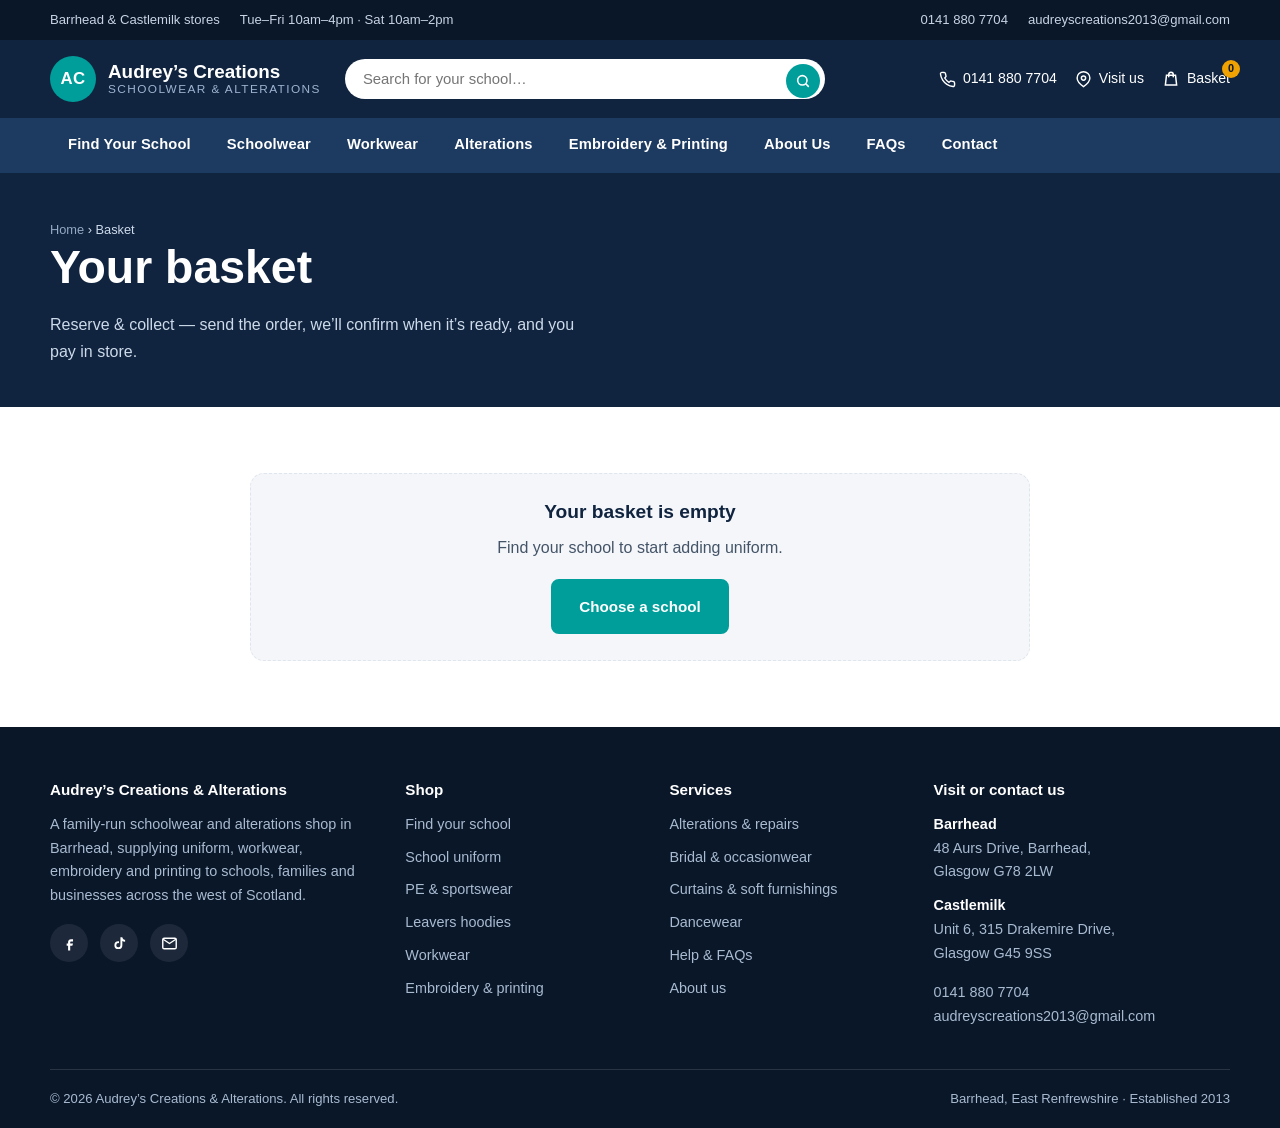
<file: basket.html>
<!DOCTYPE html>
<html lang="en-GB">
<head>
<meta charset="utf-8">
<meta name="viewport" content="width=device-width, initial-scale=1">
<title>Your Basket | Audrey&rsquo;s Creations, Barrhead</title>
<meta name="description" content="Review your reserve-and-collect uniform order from Audrey's Creations in Barrhead and send it to the shop. Pay in store when you collect.">
<meta name="theme-color" content="#10243f">
<meta property="og:title" content="Your Basket | Audrey&rsquo;s Creations, Barrhead">
<meta property="og:description" content="Review your reserve-and-collect uniform order from Audrey's Creations in Barrhead and send it to the shop. Pay in store when you collect.">
<meta property="og:type" content="website">
<meta property="og:site_name" content="Audrey's Creations &amp; Alterations">
<link rel="icon" href="data:image/svg+xml,<svg xmlns='http://www.w3.org/2000/svg' viewBox='0 0 32 32'><rect width='32' height='32' rx='6' fill='%2310243f'/><text x='16' y='22' font-family='Arial' font-size='15' font-weight='bold' fill='%23009e9a' text-anchor='middle'>AC</text></svg>">
<link rel="stylesheet" href="assets/css/styles.css">
</head>
<body>
<a class="skip-link" href="#main">Skip to main content</a>
<div class="utility">
  <div class="wrap">
    <div class="utility-list">
      <span>Barrhead &amp; Castlemilk stores</span>
      <span>Tue&ndash;Fri 10am&ndash;4pm &middot; Sat 10am&ndash;2pm</span>
    </div>
    <div class="utility-list">
      <a href="tel:+441418807704">0141 880 7704</a>
      <a href="mailto:audreyscreations2013@gmail.com">audreyscreations2013@gmail.com</a>
    </div>
  </div>
</div>

<header class="site-header">
  <div class="wrap header-main">
    <a class="brand" href="index.html">
      <span class="brand-mark" aria-hidden="true">AC</span>
      <span class="brand-text">
        <span class="brand-name">Audrey&rsquo;s Creations</span>
        <span class="brand-sub">Schoolwear &amp; Alterations</span>
      </span>
    </a>

    <form class="header-search" role="search" data-finder="schools.html" action="schools.html">
      <label class="skip-link" for="header-school">Search for your school</label>
      <input id="header-school" name="school" type="search" placeholder="Search for your school&hellip;" autocomplete="off">
      <button type="submit" aria-label="Search schools">
        <svg width="16" height="16" viewBox="0 0 24 24" fill="none" stroke="currentColor" stroke-width="2.4" stroke-linecap="round"><circle cx="11" cy="11" r="7"/><path d="M20 20l-3.5-3.5"/></svg>
      </button>
    </form>

    <div class="header-actions">
      <a href="tel:+441418807704">
        <svg width="17" height="17" viewBox="0 0 24 24" fill="none" stroke="currentColor" stroke-width="2" stroke-linecap="round"><path d="M22 16.9v3a2 2 0 0 1-2.2 2 19.8 19.8 0 0 1-8.6-3.1 19.5 19.5 0 0 1-6-6A19.8 19.8 0 0 1 2.1 4.2 2 2 0 0 1 4.1 2h3a2 2 0 0 1 2 1.7c.1 1 .4 1.9.7 2.8a2 2 0 0 1-.5 2.1L8.1 9.9a16 16 0 0 0 6 6l1.3-1.2a2 2 0 0 1 2.1-.5c.9.3 1.8.6 2.8.7a2 2 0 0 1 1.7 2z"/></svg>
        <span class="label">0141 880 7704</span>
      </a>
      <a href="contact.html">
        <svg width="17" height="17" viewBox="0 0 24 24" fill="none" stroke="currentColor" stroke-width="2" stroke-linecap="round"><path d="M21 10c0 6-9 12-9 12S3 16 3 10a9 9 0 0 1 18 0z"/><circle cx="12" cy="10" r="3"/></svg>
        <span class="label">Visit us</span>
      </a>
      <a href="basket.html" class="basket-link" aria-label="Basket">
        <svg width="18" height="18" viewBox="0 0 24 24" fill="none" stroke="currentColor" stroke-width="2" stroke-linecap="round"><path d="M6 7h12l1.5 13h-15z"/><path d="M9 9V6a3 3 0 0 1 6 0v3"/></svg>
        <span class="label">Basket</span>
        <span class="basket-count" data-basket-count hidden>0</span>
      </a>
      <button class="nav-toggle" type="button" aria-expanded="false" aria-controls="primary-nav">Menu</button>
    </div>
  </div>

  <nav class="site-nav" id="primary-nav" aria-label="Primary">
    <div class="wrap">
      <ul>
        <li><a href="schools.html">Find Your School</a></li>
        <li><a href="schoolwear.html">Schoolwear</a></li>
        <li><a href="workwear.html">Workwear</a></li>
        <li><a href="alterations.html">Alterations</a></li>
        <li><a href="embroidery-printing.html">Embroidery & Printing</a></li>
        <li><a href="about.html">About Us</a></li>
        <li><a href="faqs.html">FAQs</a></li>
        <li><a href="contact.html">Contact</a></li>
      </ul>
    </div>
  </nav>
</header>
<main id="main">

<section class="page-head">
  <div class="wrap">
    <p class="crumbs"><a href="index.html">Home</a> &rsaquo; Basket</p>
    <h1>Your basket</h1>
    <p>Reserve &amp; collect &mdash; send the order, we&rsquo;ll confirm when it&rsquo;s ready, and you pay in store.</p>
  </div>
</section>

<section class="section">
  <div class="wrap narrow">
    <div id="basket-empty" class="no-results" hidden>
      <h3>Your basket is empty</h3>
      <p>Find your school to start adding uniform.</p>
      <a class="btn btn-primary" href="shop.html">Choose a school</a>
    </div>

    <div id="basket-items"></div>

    <form class="contact-form" id="basket-checkout" hidden style="margin-top:30px">
      <p class="lede" style="display:flex;justify-content:space-between;gap:16px"><strong>Total to pay in store</strong> <strong id="basket-total">£0.00</strong></p>
      <div class="row">
        <div class="form-group">
          <label for="bk-name">Your name <span aria-hidden="true">*</span></label>
          <input class="field" id="bk-name" name="name" type="text" required autocomplete="name">
        </div>
        <div class="form-group">
          <label for="bk-phone">Phone <span aria-hidden="true">*</span></label>
          <input class="field" id="bk-phone" name="phone" type="tel" required autocomplete="tel">
        </div>
      </div>
      <div class="form-group">
        <label for="bk-email">Email</label>
        <input class="field" id="bk-email" name="email" type="email" autocomplete="email">
      </div>
      <div class="form-group">
        <label for="bk-notes">Notes</label>
        <textarea class="field" id="bk-notes" name="notes" style="min-height:90px" placeholder="Sleeve lengths, name printing, when you'd like to collect&hellip;"></textarea>
      </div>
      <button class="btn btn-primary" type="submit">Send order to the shop</button>
      <p class="form-note" style="margin-top:14px">This opens your own email app with the order filled in &mdash; nothing is paid online and no card details are taken. We&rsquo;ll reply to confirm collection.</p>
      <p id="basket-status" class="form-note" role="status" hidden></p>
    </form>
  </div>
</section>

<script src="assets/js/catalog.js"></script>
<script src="assets/js/shop.js"></script>
</main>

<footer class="site-footer">
  <div class="wrap">
    <div class="footer-grid">
      <div>
        <h4>Audrey&rsquo;s Creations &amp; Alterations</h4>
        <p>A family-run schoolwear and alterations shop in Barrhead, supplying uniform, workwear, embroidery and printing to schools, families and businesses across the west of Scotland.</p>
        <div class="social">
          <a href="https://www.facebook.com/Audscreations/" aria-label="Audrey's Creations on Facebook" rel="noopener">
            <svg width="17" height="17" viewBox="0 0 24 24" fill="currentColor"><path d="M14 9h3V6h-3c-2.2 0-4 1.8-4 4v2H8v3h2v7h3v-7h3l1-3h-4v-2c0-.6.4-1 1-1z"/></svg>
          </a>
          <a href="https://www.tiktok.com/@acschoolwear" aria-label="A.C. Schoolwear on TikTok" rel="noopener">
            <svg width="17" height="17" viewBox="0 0 24 24" fill="currentColor"><path d="M16 3c.4 2.1 1.7 3.6 3.9 3.8v2.7c-1.4.1-2.7-.3-3.9-1.1v5.9a5.6 5.6 0 1 1-5.6-5.6c.3 0 .6 0 .9.1v2.8a2.9 2.9 0 1 0 2 2.7V3H16z"/></svg>
          </a>
          <a href="mailto:audreyscreations2013@gmail.com" aria-label="Email Audrey's Creations">
            <svg width="17" height="17" viewBox="0 0 24 24" fill="none" stroke="currentColor" stroke-width="2"><rect x="2.5" y="4.5" width="19" height="15" rx="2"/><path d="M3 6l9 6 9-6"/></svg>
          </a>
        </div>
      </div>

      <div>
        <h4>Shop</h4>
        <ul>
          <li><a href="schools.html">Find your school</a></li>
          <li><a href="schoolwear.html">School uniform</a></li>
          <li><a href="schoolwear.html#pe">PE &amp; sportswear</a></li>
          <li><a href="schoolwear.html#leavers">Leavers hoodies</a></li>
          <li><a href="workwear.html">Workwear</a></li>
          <li><a href="embroidery-printing.html">Embroidery &amp; printing</a></li>
        </ul>
      </div>

      <div>
        <h4>Services</h4>
        <ul>
          <li><a href="alterations.html">Alterations &amp; repairs</a></li>
          <li><a href="alterations.html#bridal">Bridal &amp; occasionwear</a></li>
          <li><a href="alterations.html#curtains">Curtains &amp; soft furnishings</a></li>
          <li><a href="schoolwear.html#dancewear">Dancewear</a></li>
          <li><a href="faqs.html">Help &amp; FAQs</a></li>
          <li><a href="about.html">About us</a></li>
        </ul>
      </div>

      <div>
        <h4>Visit or contact us</h4>
        <p class="mb-0"><strong style="color:#fff">Barrhead</strong><br>
        48 Aurs Drive, Barrhead,<br>Glasgow G78 2LW</p>
        <p style="margin-top:10px"><strong style="color:#fff">Castlemilk</strong><br>
        Unit 6, 315 Drakemire Drive,<br>Glasgow G45 9SS</p>
        <p class="mb-0">
          <a href="tel:+441418807704">0141 880 7704</a><br>
          <a href="mailto:audreyscreations2013@gmail.com">audreyscreations2013@gmail.com</a>
        </p>
      </div>
    </div>

    <div class="footer-bottom">
      <span>&copy; <span data-year>2026</span> Audrey&rsquo;s Creations &amp; Alterations. All rights reserved.</span>
      <span>Barrhead, East Renfrewshire &middot; Established 2013</span>
    </div>
  </div>
</footer>

<script src="assets/js/main.js"></script>
</body>
</html>
</file>
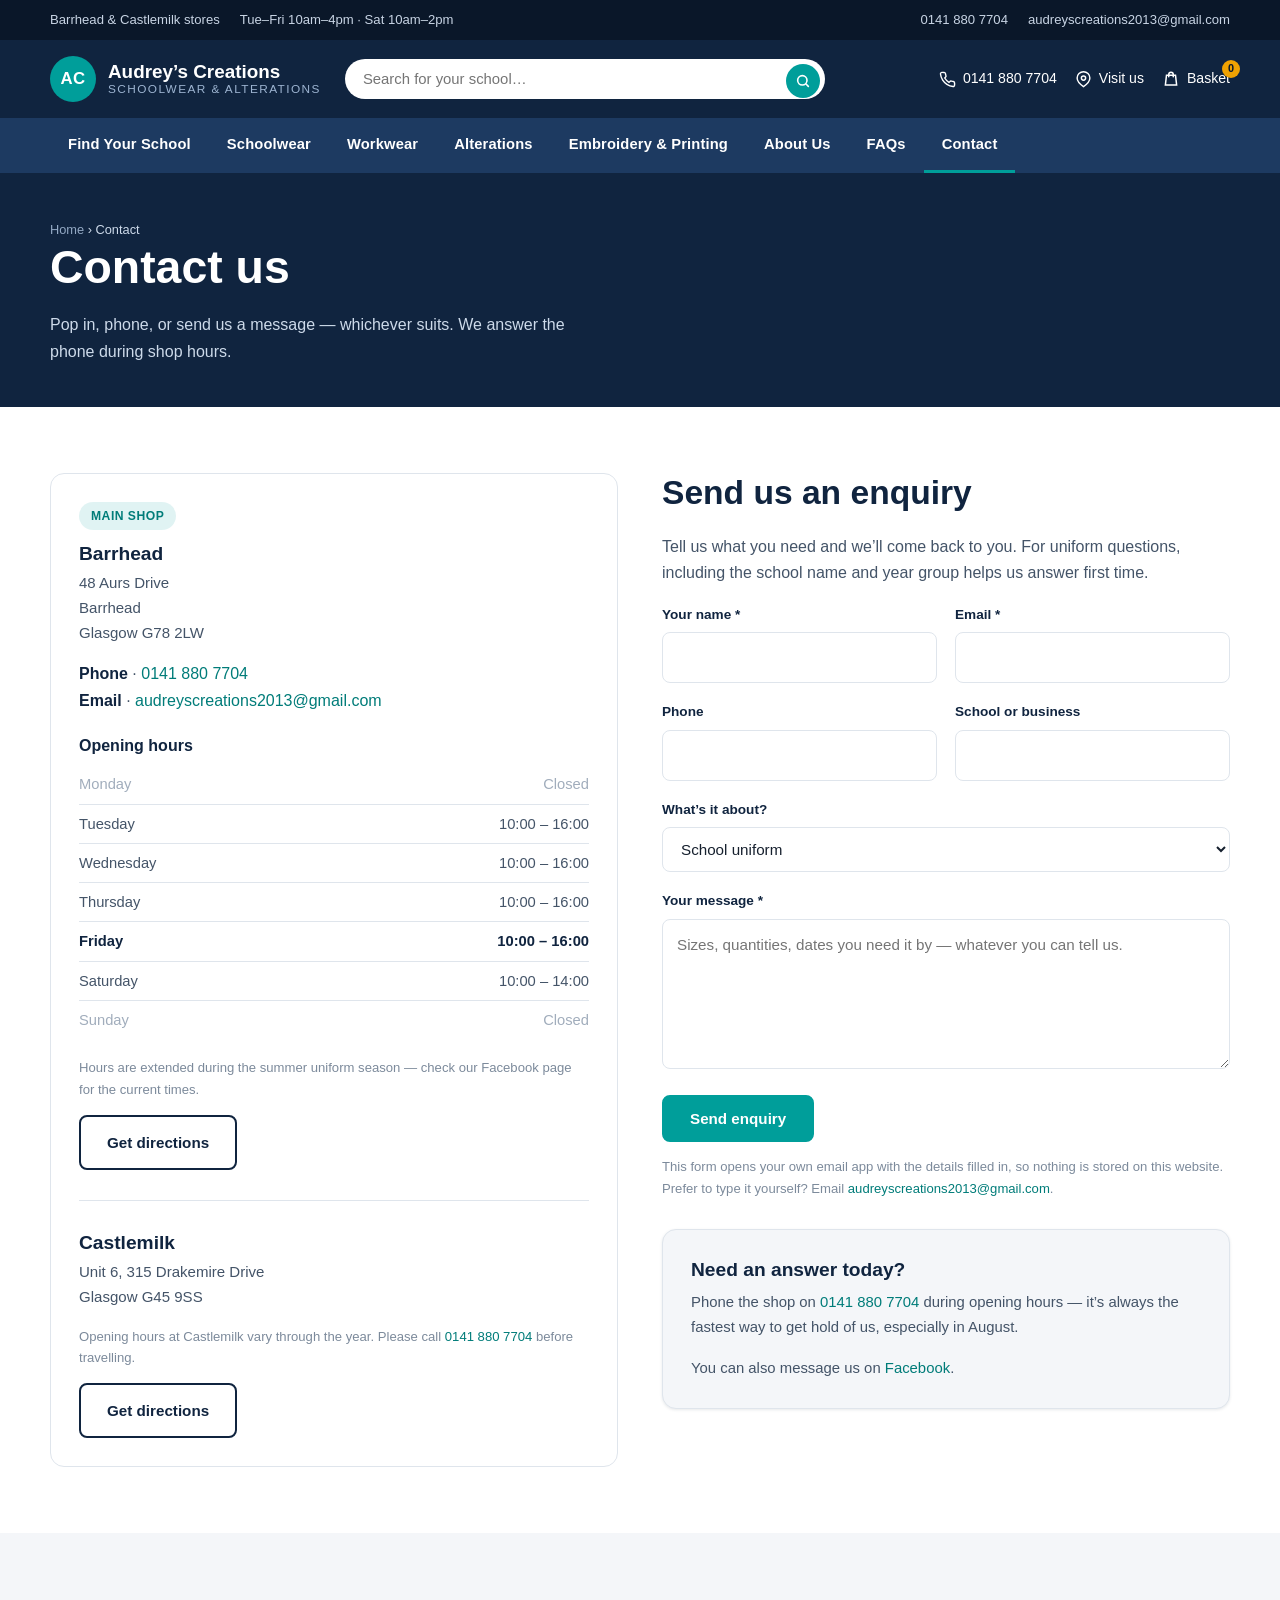
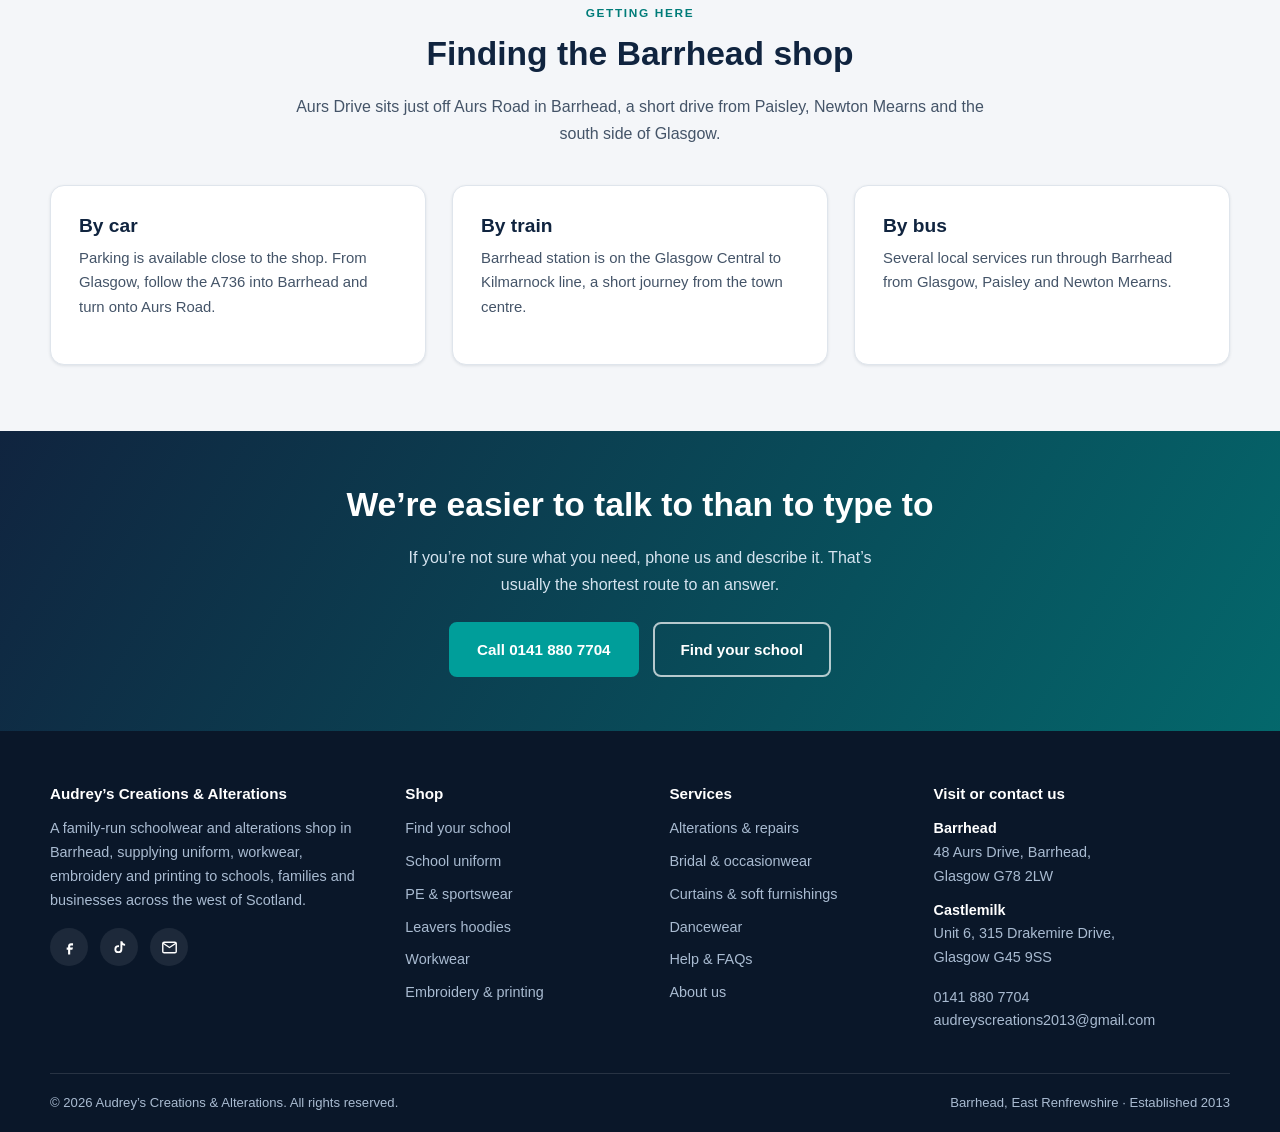
<file: contact.html>
<!DOCTYPE html>
<html lang="en-GB">
<head>
<meta charset="utf-8">
<meta name="viewport" content="width=device-width, initial-scale=1">
<title>Contact &amp; Opening Hours | Audrey&rsquo;s Creations, Barrhead</title>
<meta name="description" content="Visit Audrey's Creations at 48 Aurs Drive, Barrhead G78 2LW or Unit 6, 315 Drakemire Drive, Glasgow G45 9SS. Call 0141 880 7704 or send an enquiry.">
<meta name="theme-color" content="#10243f">
<meta property="og:title" content="Contact &amp; Opening Hours | Audrey&rsquo;s Creations, Barrhead">
<meta property="og:description" content="Visit Audrey's Creations at 48 Aurs Drive, Barrhead G78 2LW or Unit 6, 315 Drakemire Drive, Glasgow G45 9SS. Call 0141 880 7704 or send an enquiry.">
<meta property="og:type" content="website">
<meta property="og:site_name" content="Audrey's Creations &amp; Alterations">
<link rel="icon" href="data:image/svg+xml,<svg xmlns='http://www.w3.org/2000/svg' viewBox='0 0 32 32'><rect width='32' height='32' rx='6' fill='%2310243f'/><text x='16' y='22' font-family='Arial' font-size='15' font-weight='bold' fill='%23009e9a' text-anchor='middle'>AC</text></svg>">
<link rel="stylesheet" href="assets/css/styles.css">
</head>
<body>
<a class="skip-link" href="#main">Skip to main content</a>
<div class="utility">
  <div class="wrap">
    <div class="utility-list">
      <span>Barrhead &amp; Castlemilk stores</span>
      <span>Tue&ndash;Fri 10am&ndash;4pm &middot; Sat 10am&ndash;2pm</span>
    </div>
    <div class="utility-list">
      <a href="tel:+441418807704">0141 880 7704</a>
      <a href="mailto:audreyscreations2013@gmail.com">audreyscreations2013@gmail.com</a>
    </div>
  </div>
</div>

<header class="site-header">
  <div class="wrap header-main">
    <a class="brand" href="index.html">
      <span class="brand-mark" aria-hidden="true">AC</span>
      <span class="brand-text">
        <span class="brand-name">Audrey&rsquo;s Creations</span>
        <span class="brand-sub">Schoolwear &amp; Alterations</span>
      </span>
    </a>

    <form class="header-search" role="search" data-finder="schools.html" action="schools.html">
      <label class="skip-link" for="header-school">Search for your school</label>
      <input id="header-school" name="school" type="search" placeholder="Search for your school&hellip;" autocomplete="off">
      <button type="submit" aria-label="Search schools">
        <svg width="16" height="16" viewBox="0 0 24 24" fill="none" stroke="currentColor" stroke-width="2.4" stroke-linecap="round"><circle cx="11" cy="11" r="7"/><path d="M20 20l-3.5-3.5"/></svg>
      </button>
    </form>

    <div class="header-actions">
      <a href="tel:+441418807704">
        <svg width="17" height="17" viewBox="0 0 24 24" fill="none" stroke="currentColor" stroke-width="2" stroke-linecap="round"><path d="M22 16.9v3a2 2 0 0 1-2.2 2 19.8 19.8 0 0 1-8.6-3.1 19.5 19.5 0 0 1-6-6A19.8 19.8 0 0 1 2.1 4.2 2 2 0 0 1 4.1 2h3a2 2 0 0 1 2 1.7c.1 1 .4 1.9.7 2.8a2 2 0 0 1-.5 2.1L8.1 9.9a16 16 0 0 0 6 6l1.3-1.2a2 2 0 0 1 2.1-.5c.9.3 1.8.6 2.8.7a2 2 0 0 1 1.7 2z"/></svg>
        <span class="label">0141 880 7704</span>
      </a>
      <a href="contact.html">
        <svg width="17" height="17" viewBox="0 0 24 24" fill="none" stroke="currentColor" stroke-width="2" stroke-linecap="round"><path d="M21 10c0 6-9 12-9 12S3 16 3 10a9 9 0 0 1 18 0z"/><circle cx="12" cy="10" r="3"/></svg>
        <span class="label">Visit us</span>
      </a>
      <a href="basket.html" class="basket-link" aria-label="Basket">
        <svg width="18" height="18" viewBox="0 0 24 24" fill="none" stroke="currentColor" stroke-width="2" stroke-linecap="round"><path d="M6 7h12l1.5 13h-15z"/><path d="M9 9V6a3 3 0 0 1 6 0v3"/></svg>
        <span class="label">Basket</span>
        <span class="basket-count" data-basket-count hidden>0</span>
      </a>
      <button class="nav-toggle" type="button" aria-expanded="false" aria-controls="primary-nav">Menu</button>
    </div>
  </div>

  <nav class="site-nav" id="primary-nav" aria-label="Primary">
    <div class="wrap">
      <ul>
        <li><a href="schools.html">Find Your School</a></li>
        <li><a href="schoolwear.html">Schoolwear</a></li>
        <li><a href="workwear.html">Workwear</a></li>
        <li><a href="alterations.html">Alterations</a></li>
        <li><a href="embroidery-printing.html">Embroidery & Printing</a></li>
        <li><a href="about.html">About Us</a></li>
        <li><a href="faqs.html">FAQs</a></li>
        <li><a href="contact.html" aria-current="page">Contact</a></li>
      </ul>
    </div>
  </nav>
</header>
<main id="main">

<section class="page-head">
  <div class="wrap">
    <p class="crumbs"><a href="index.html">Home</a> &rsaquo; Contact</p>
    <h1>Contact us</h1>
    <p>Pop in, phone, or send us a message &mdash; whichever suits. We answer the phone during shop hours.</p>
  </div>
</section>

<section class="section">
  <div class="wrap">
    <div class="grid grid-2" style="gap:44px;align-items:start">

      <div class="store-card">
        <span class="badge">Main shop</span>
        <h3 style="margin-top:12px">Barrhead</h3>
        <address class="addr">
          48 Aurs Drive<br>
          Barrhead<br>
          Glasgow G78 2LW
        </address>
        <p>
          <strong style="color:var(--navy)">Phone</strong> &middot; <a href="tel:+441418807704">0141 880 7704</a><br>
          <strong style="color:var(--navy)">Email</strong> &middot; <a href="mailto:audreyscreations2013@gmail.com">audreyscreations2013@gmail.com</a>
        </p>
        <h4 style="color:var(--navy);margin:22px 0 10px;font-size:1rem">Opening hours</h4>
        <ul class="hours">
          <li data-day="1"><span class="closed">Monday</span><span class="closed">Closed</span></li>
          <li data-day="2"><span>Tuesday</span><span>10:00 &ndash; 16:00</span></li>
          <li data-day="3"><span>Wednesday</span><span>10:00 &ndash; 16:00</span></li>
          <li data-day="4"><span>Thursday</span><span>10:00 &ndash; 16:00</span></li>
          <li data-day="5"><span>Friday</span><span>10:00 &ndash; 16:00</span></li>
          <li data-day="6"><span>Saturday</span><span>10:00 &ndash; 14:00</span></li>
          <li data-day="0"><span class="closed">Sunday</span><span class="closed">Closed</span></li>
        </ul>
        <p class="form-note">Hours are extended during the summer uniform season &mdash; check our Facebook page for the current times.</p>
        <a class="btn btn-outline" href="https://maps.google.com/?q=48+Aurs+Drive+Barrhead+G78+2LW" rel="noopener">Get directions</a>

        <hr style="border:0;border-top:1px solid var(--line);margin:30px 0">

        <h3>Castlemilk</h3>
        <address class="addr">
          Unit 6, 315 Drakemire Drive<br>
          Glasgow G45 9SS
        </address>
        <p class="form-note">Opening hours at Castlemilk vary through the year. Please call <a href="tel:+441418807704">0141 880 7704</a> before travelling.</p>
        <a class="btn btn-outline" href="https://maps.google.com/?q=315+Drakemire+Drive+Glasgow+G45+9SS" rel="noopener">Get directions</a>
      </div>

      <div>
        <h2>Send us an enquiry</h2>
        <p>Tell us what you need and we&rsquo;ll come back to you. For uniform questions, including the school name and year group helps us answer first time.</p>

        <form class="contact-form" id="contact-form" novalidate>
          <div class="row">
            <div class="form-group">
              <label for="name">Your name <span aria-hidden="true">*</span></label>
              <input class="field" id="name" name="name" type="text" required autocomplete="name">
            </div>
            <div class="form-group">
              <label for="email">Email <span aria-hidden="true">*</span></label>
              <input class="field" id="email" name="email" type="email" required autocomplete="email">
            </div>
          </div>

          <div class="row">
            <div class="form-group">
              <label for="phone">Phone</label>
              <input class="field" id="phone" name="phone" type="tel" autocomplete="tel">
            </div>
            <div class="form-group">
              <label for="school">School or business</label>
              <input class="field" id="school" name="school" type="text">
            </div>
          </div>

          <div class="form-group">
            <label for="subject">What&rsquo;s it about?</label>
            <select class="field" id="subject" name="subject">
              <option>School uniform</option>
              <option>PE kit or sportswear</option>
              <option>Leavers hoodies</option>
              <option>Alterations or repairs</option>
              <option>Bridal or occasionwear</option>
              <option>Workwear or branded uniform</option>
              <option>Embroidery or printing</option>
              <option>Curtains or soft furnishings</option>
              <option>Something else</option>
            </select>
          </div>

          <div class="form-group">
            <label for="message">Your message <span aria-hidden="true">*</span></label>
            <textarea class="field" id="message" name="message" required placeholder="Sizes, quantities, dates you need it by &mdash; whatever you can tell us."></textarea>
          </div>

          <button class="btn btn-primary" type="submit">Send enquiry</button>
          <p class="form-note" style="margin-top:14px">This form opens your own email app with the details filled in, so nothing is stored on this website. Prefer to type it yourself? Email <a href="mailto:audreyscreations2013@gmail.com">audreyscreations2013@gmail.com</a>.</p>
          <p id="contact-status" class="form-note" role="status" hidden></p>
        </form>

        <div class="card" style="background:var(--wash);margin-top:30px">
          <h3>Need an answer today?</h3>
          <p>Phone the shop on <a href="tel:+441418807704">0141 880 7704</a> during opening hours &mdash; it&rsquo;s always the fastest way to get hold of us, especially in August.</p>
          <p class="mb-0">You can also message us on <a href="https://www.facebook.com/Audscreations/" rel="noopener">Facebook</a>.</p>
        </div>
      </div>

    </div>
  </div>
</section>

<section class="section section-alt">
  <div class="wrap">
    <div class="section-head center">
      <span class="eyebrow">Getting here</span>
      <h2>Finding the Barrhead shop</h2>
      <p>Aurs Drive sits just off Aurs Road in Barrhead, a short drive from Paisley, Newton Mearns and the south side of Glasgow.</p>
    </div>
    <div class="grid grid-3">
      <div class="card"><h3>By car</h3><p>Parking is available close to the shop. From Glasgow, follow the A736 into Barrhead and turn onto Aurs Road.</p></div>
      <div class="card"><h3>By train</h3><p>Barrhead station is on the Glasgow Central to Kilmarnock line, a short journey from the town centre.</p></div>
      <div class="card"><h3>By bus</h3><p>Several local services run through Barrhead from Glasgow, Paisley and Newton Mearns.</p></div>
    </div>
  </div>
</section>

<section class="cta-band">
  <div class="wrap">
    <h2>We&rsquo;re easier to talk to than to type to</h2>
    <p>If you&rsquo;re not sure what you need, phone us and describe it. That&rsquo;s usually the shortest route to an answer.</p>
    <div class="cta-actions">
      <a class="btn btn-primary" href="tel:+441418807704">Call 0141 880 7704</a>
      <a class="btn btn-ghost" href="schools.html">Find your school</a>
    </div>
  </div>
</section>
</main>

<footer class="site-footer">
  <div class="wrap">
    <div class="footer-grid">
      <div>
        <h4>Audrey&rsquo;s Creations &amp; Alterations</h4>
        <p>A family-run schoolwear and alterations shop in Barrhead, supplying uniform, workwear, embroidery and printing to schools, families and businesses across the west of Scotland.</p>
        <div class="social">
          <a href="https://www.facebook.com/Audscreations/" aria-label="Audrey's Creations on Facebook" rel="noopener">
            <svg width="17" height="17" viewBox="0 0 24 24" fill="currentColor"><path d="M14 9h3V6h-3c-2.2 0-4 1.8-4 4v2H8v3h2v7h3v-7h3l1-3h-4v-2c0-.6.4-1 1-1z"/></svg>
          </a>
          <a href="https://www.tiktok.com/@acschoolwear" aria-label="A.C. Schoolwear on TikTok" rel="noopener">
            <svg width="17" height="17" viewBox="0 0 24 24" fill="currentColor"><path d="M16 3c.4 2.1 1.7 3.6 3.9 3.8v2.7c-1.4.1-2.7-.3-3.9-1.1v5.9a5.6 5.6 0 1 1-5.6-5.6c.3 0 .6 0 .9.1v2.8a2.9 2.9 0 1 0 2 2.7V3H16z"/></svg>
          </a>
          <a href="mailto:audreyscreations2013@gmail.com" aria-label="Email Audrey's Creations">
            <svg width="17" height="17" viewBox="0 0 24 24" fill="none" stroke="currentColor" stroke-width="2"><rect x="2.5" y="4.5" width="19" height="15" rx="2"/><path d="M3 6l9 6 9-6"/></svg>
          </a>
        </div>
      </div>

      <div>
        <h4>Shop</h4>
        <ul>
          <li><a href="schools.html">Find your school</a></li>
          <li><a href="schoolwear.html">School uniform</a></li>
          <li><a href="schoolwear.html#pe">PE &amp; sportswear</a></li>
          <li><a href="schoolwear.html#leavers">Leavers hoodies</a></li>
          <li><a href="workwear.html">Workwear</a></li>
          <li><a href="embroidery-printing.html">Embroidery &amp; printing</a></li>
        </ul>
      </div>

      <div>
        <h4>Services</h4>
        <ul>
          <li><a href="alterations.html">Alterations &amp; repairs</a></li>
          <li><a href="alterations.html#bridal">Bridal &amp; occasionwear</a></li>
          <li><a href="alterations.html#curtains">Curtains &amp; soft furnishings</a></li>
          <li><a href="schoolwear.html#dancewear">Dancewear</a></li>
          <li><a href="faqs.html">Help &amp; FAQs</a></li>
          <li><a href="about.html">About us</a></li>
        </ul>
      </div>

      <div>
        <h4>Visit or contact us</h4>
        <p class="mb-0"><strong style="color:#fff">Barrhead</strong><br>
        48 Aurs Drive, Barrhead,<br>Glasgow G78 2LW</p>
        <p style="margin-top:10px"><strong style="color:#fff">Castlemilk</strong><br>
        Unit 6, 315 Drakemire Drive,<br>Glasgow G45 9SS</p>
        <p class="mb-0">
          <a href="tel:+441418807704">0141 880 7704</a><br>
          <a href="mailto:audreyscreations2013@gmail.com">audreyscreations2013@gmail.com</a>
        </p>
      </div>
    </div>

    <div class="footer-bottom">
      <span>&copy; <span data-year>2026</span> Audrey&rsquo;s Creations &amp; Alterations. All rights reserved.</span>
      <span>Barrhead, East Renfrewshire &middot; Established 2013</span>
    </div>
  </div>
</footer>

<script src="assets/js/catalog.js"></script>
<script src="assets/js/shop.js"></script>
<script src="assets/js/main.js"></script>
</body>
</html>
</file>
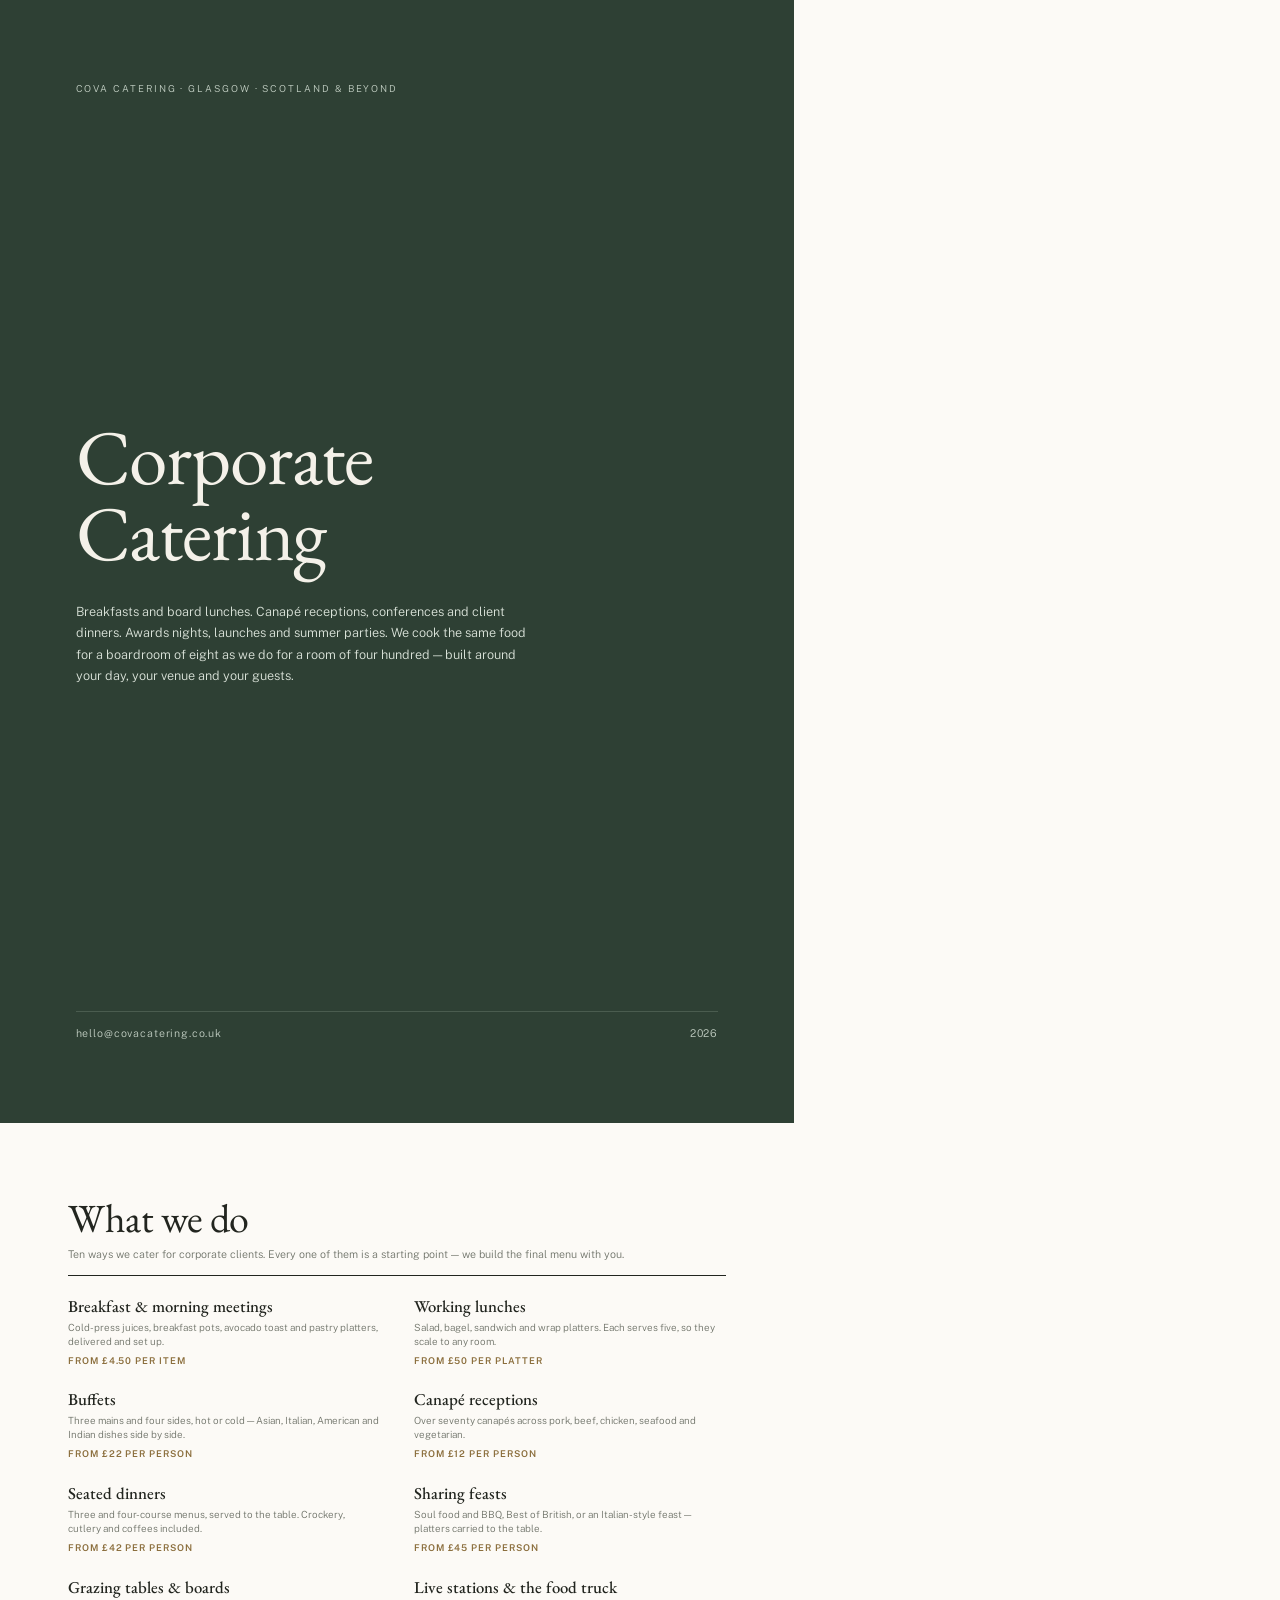
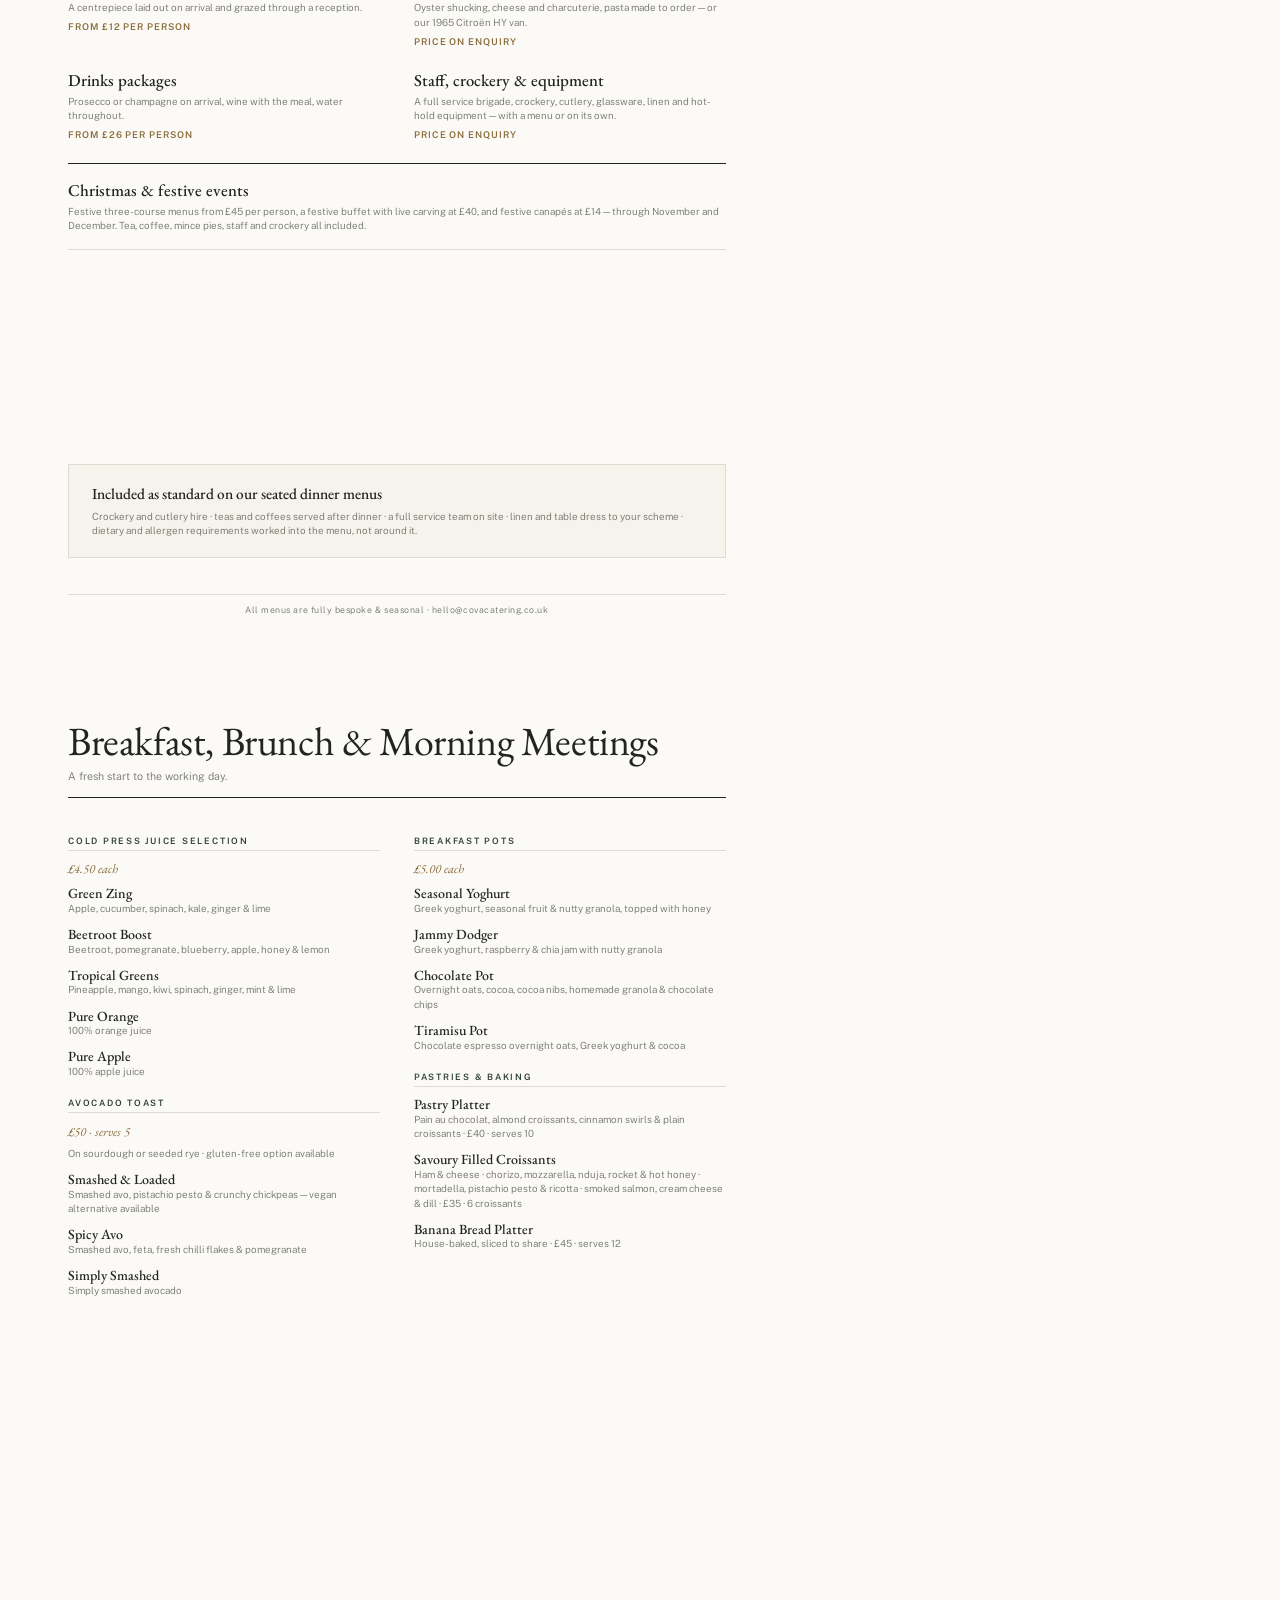
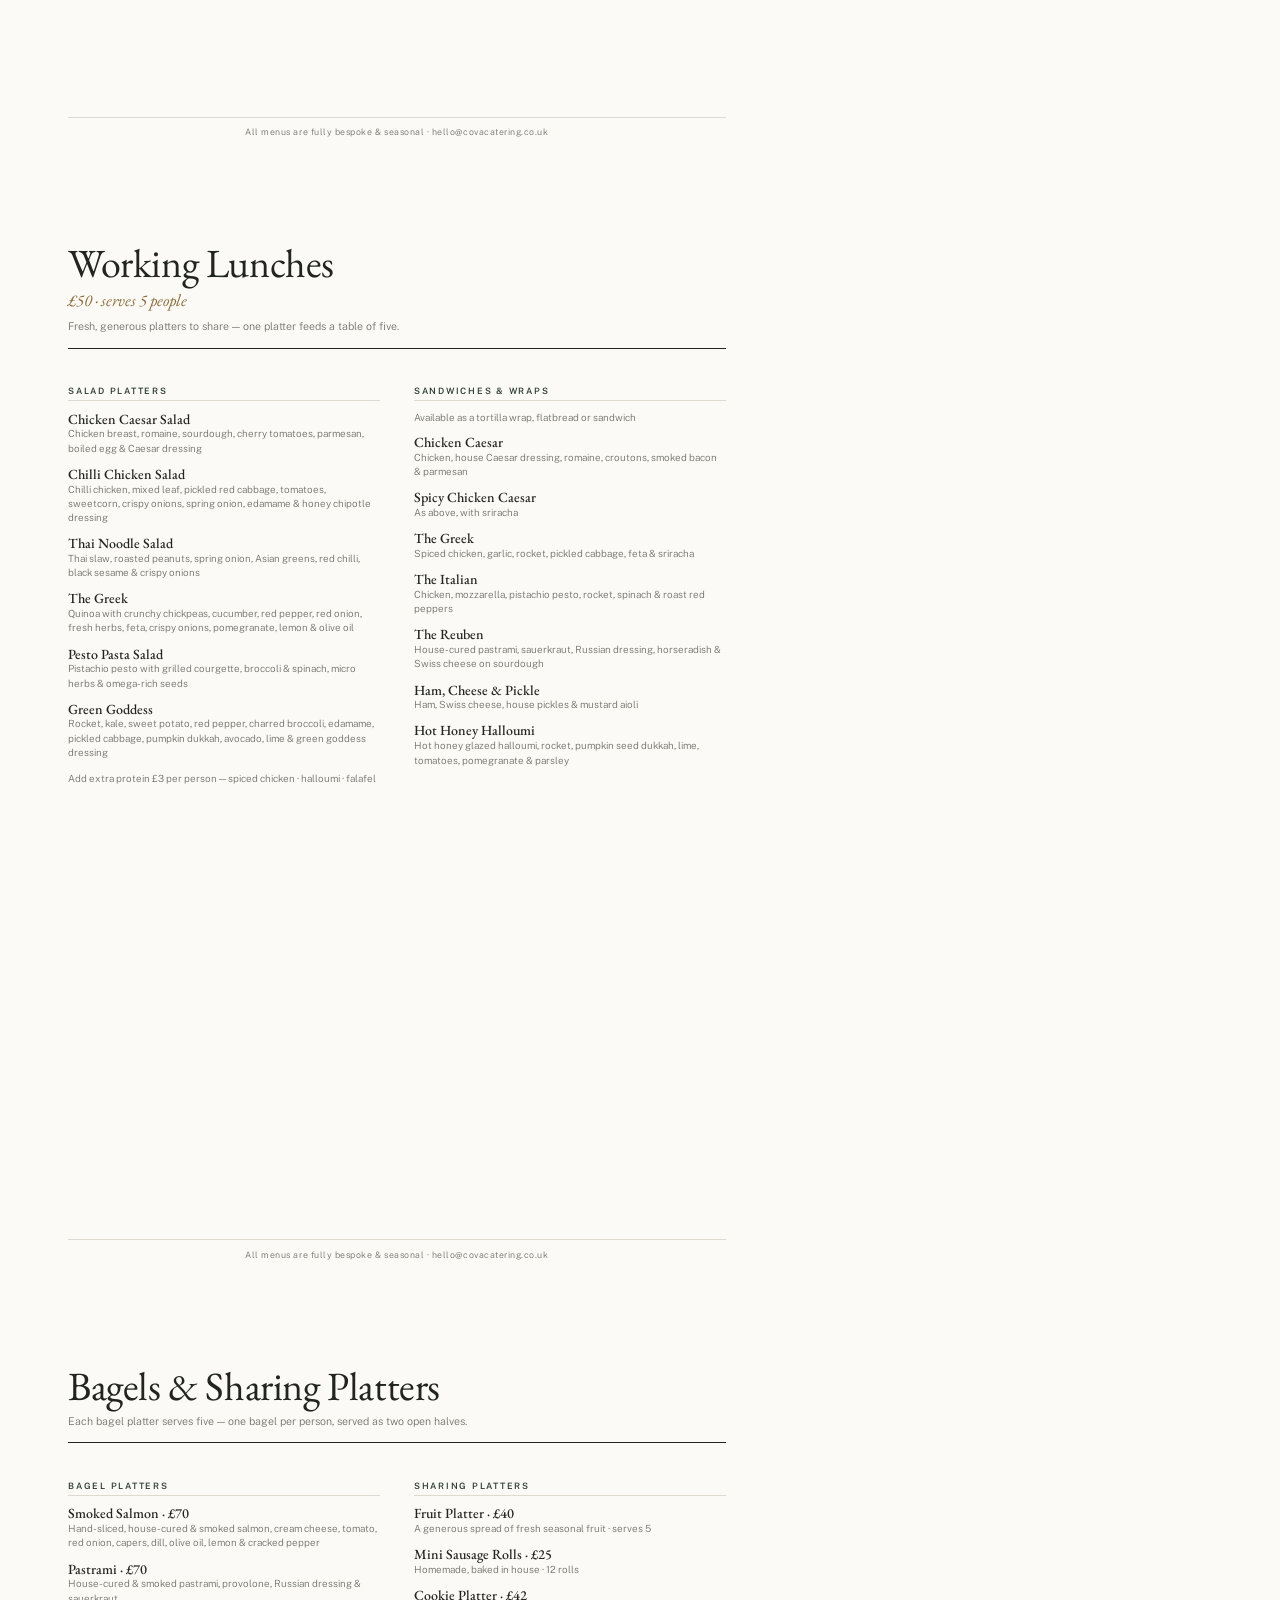
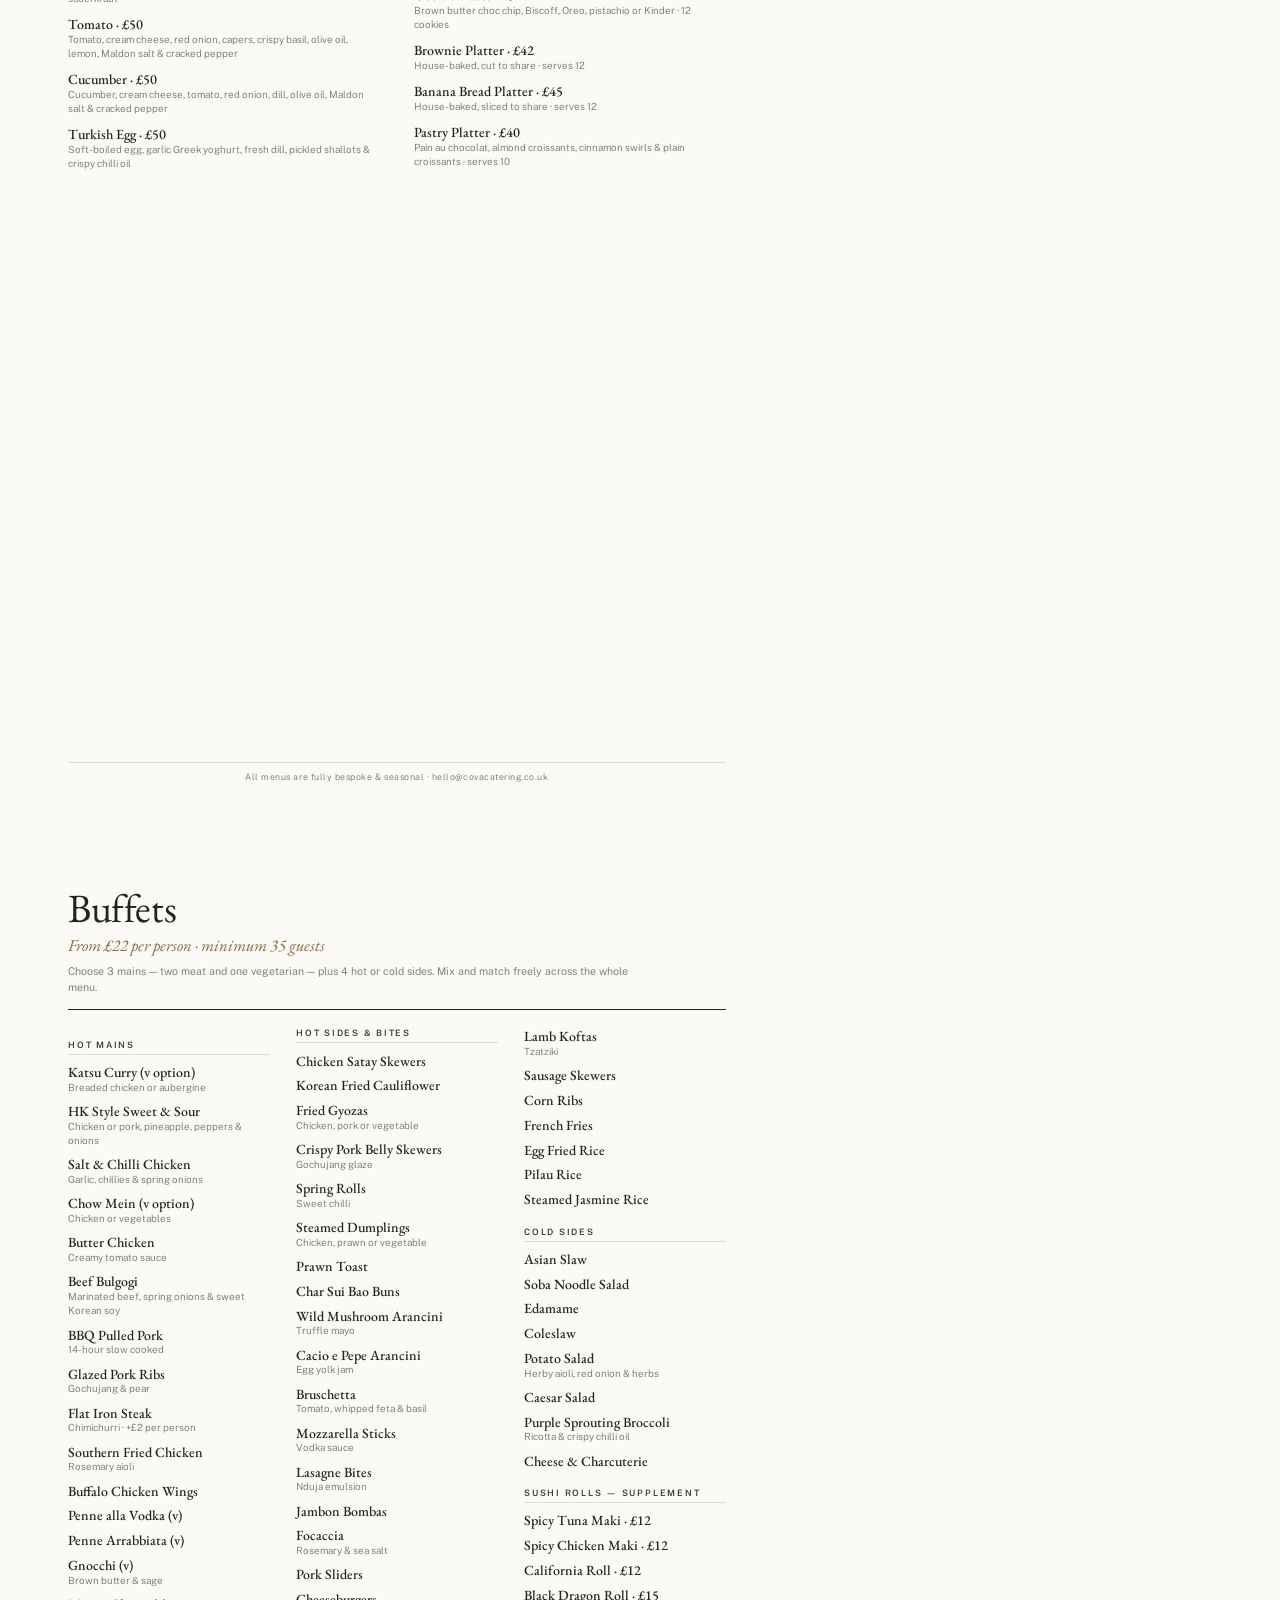
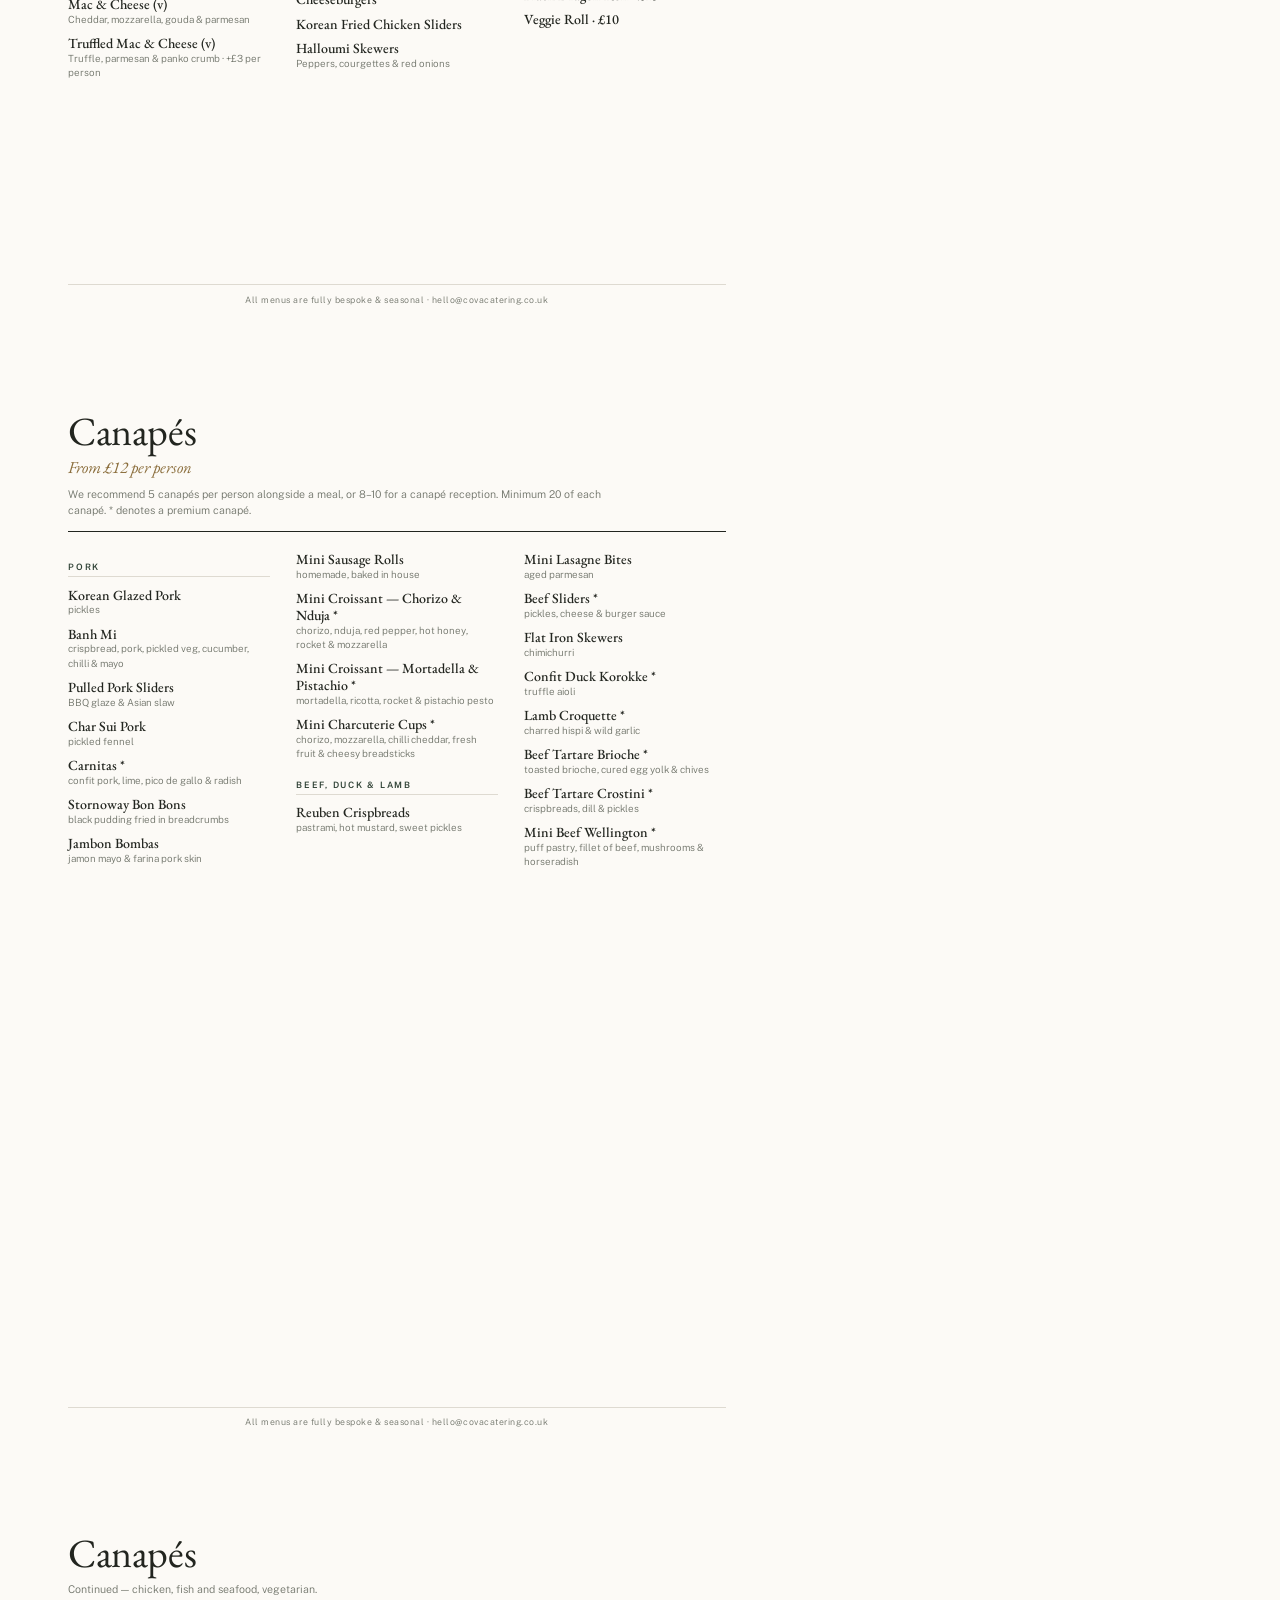
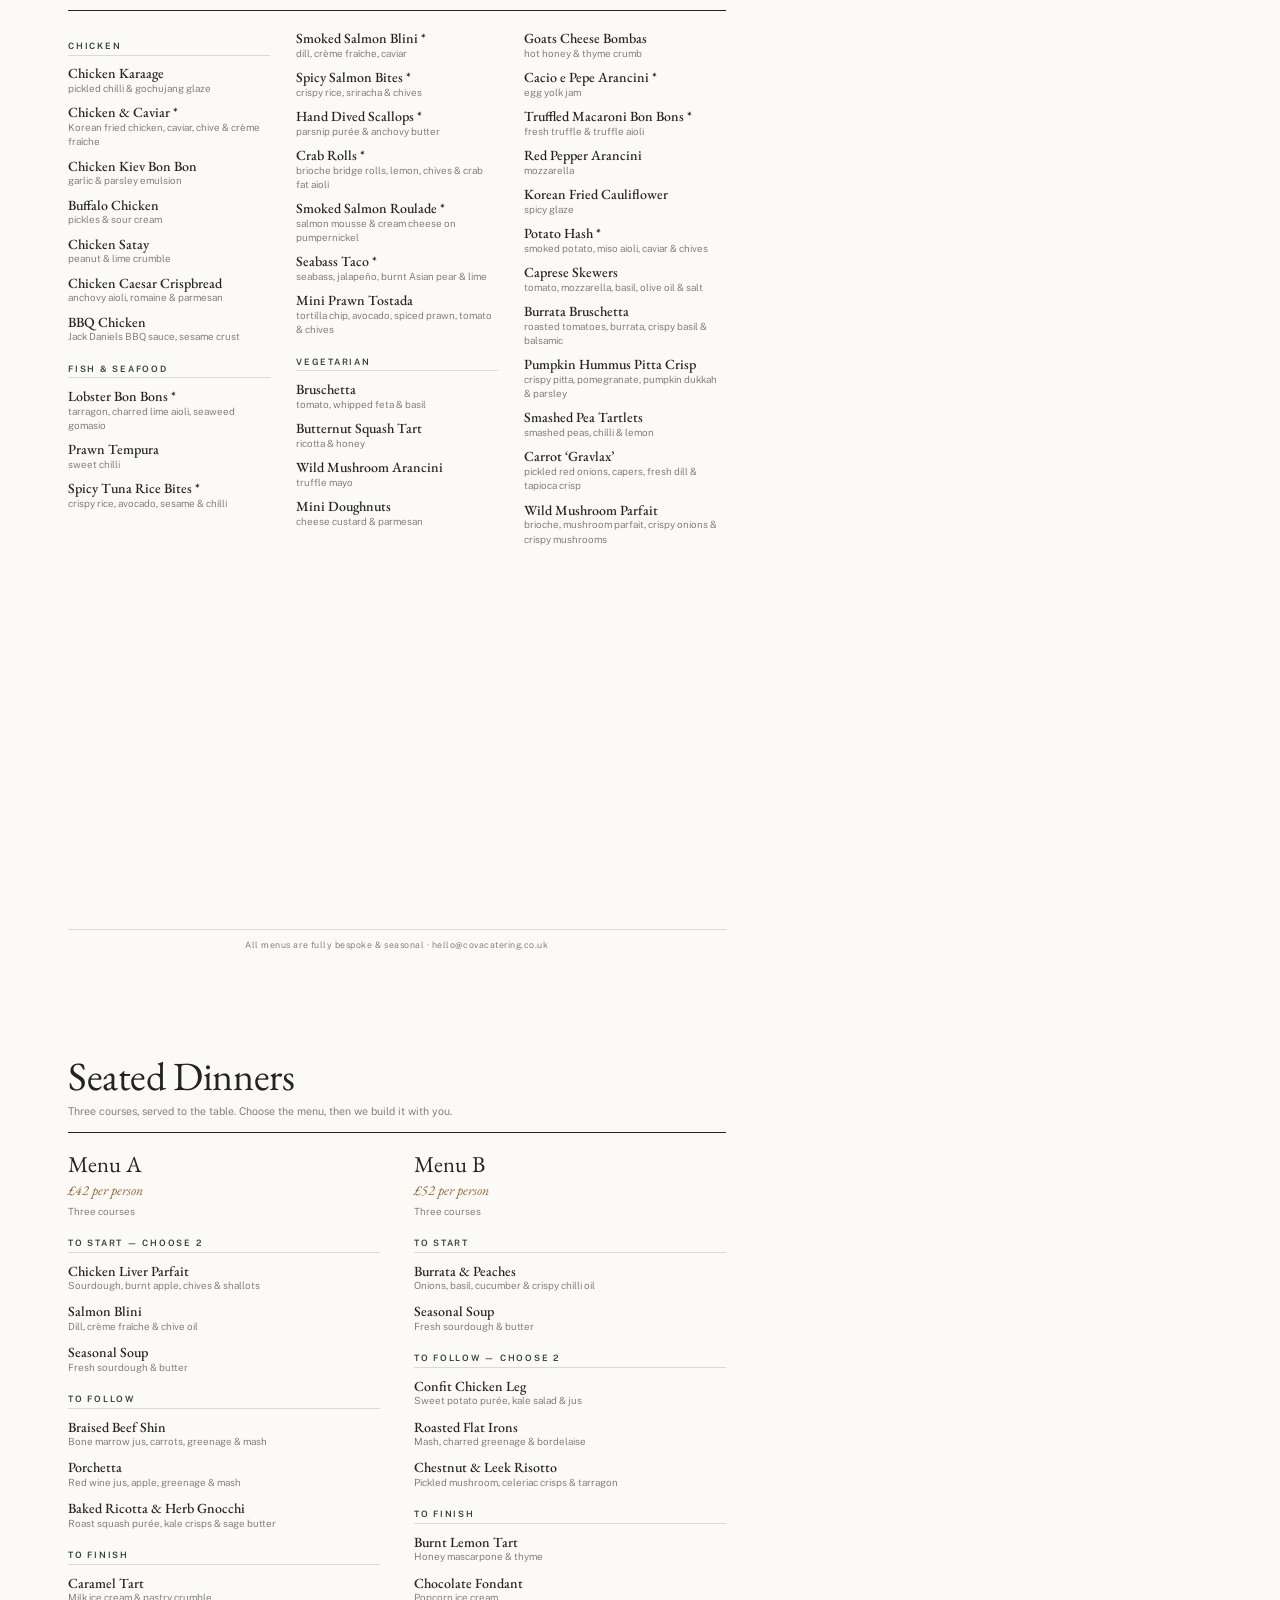
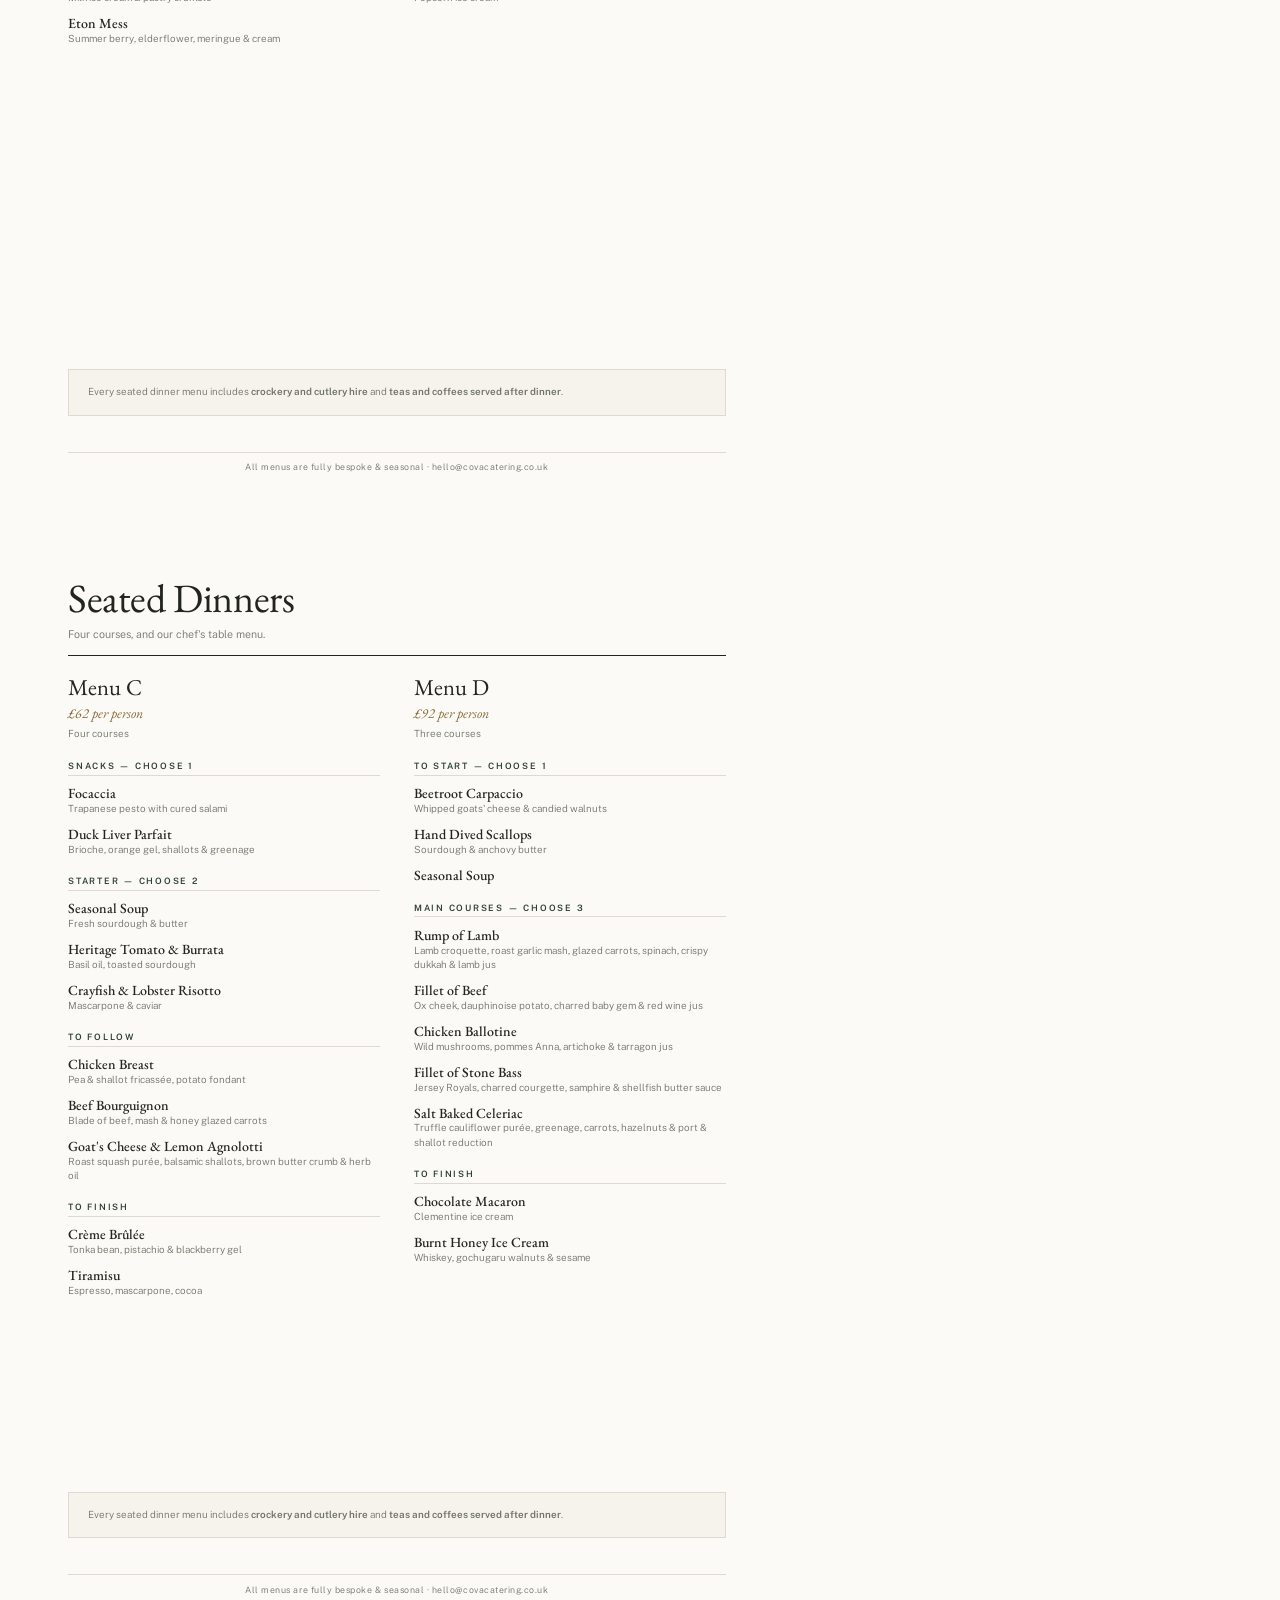
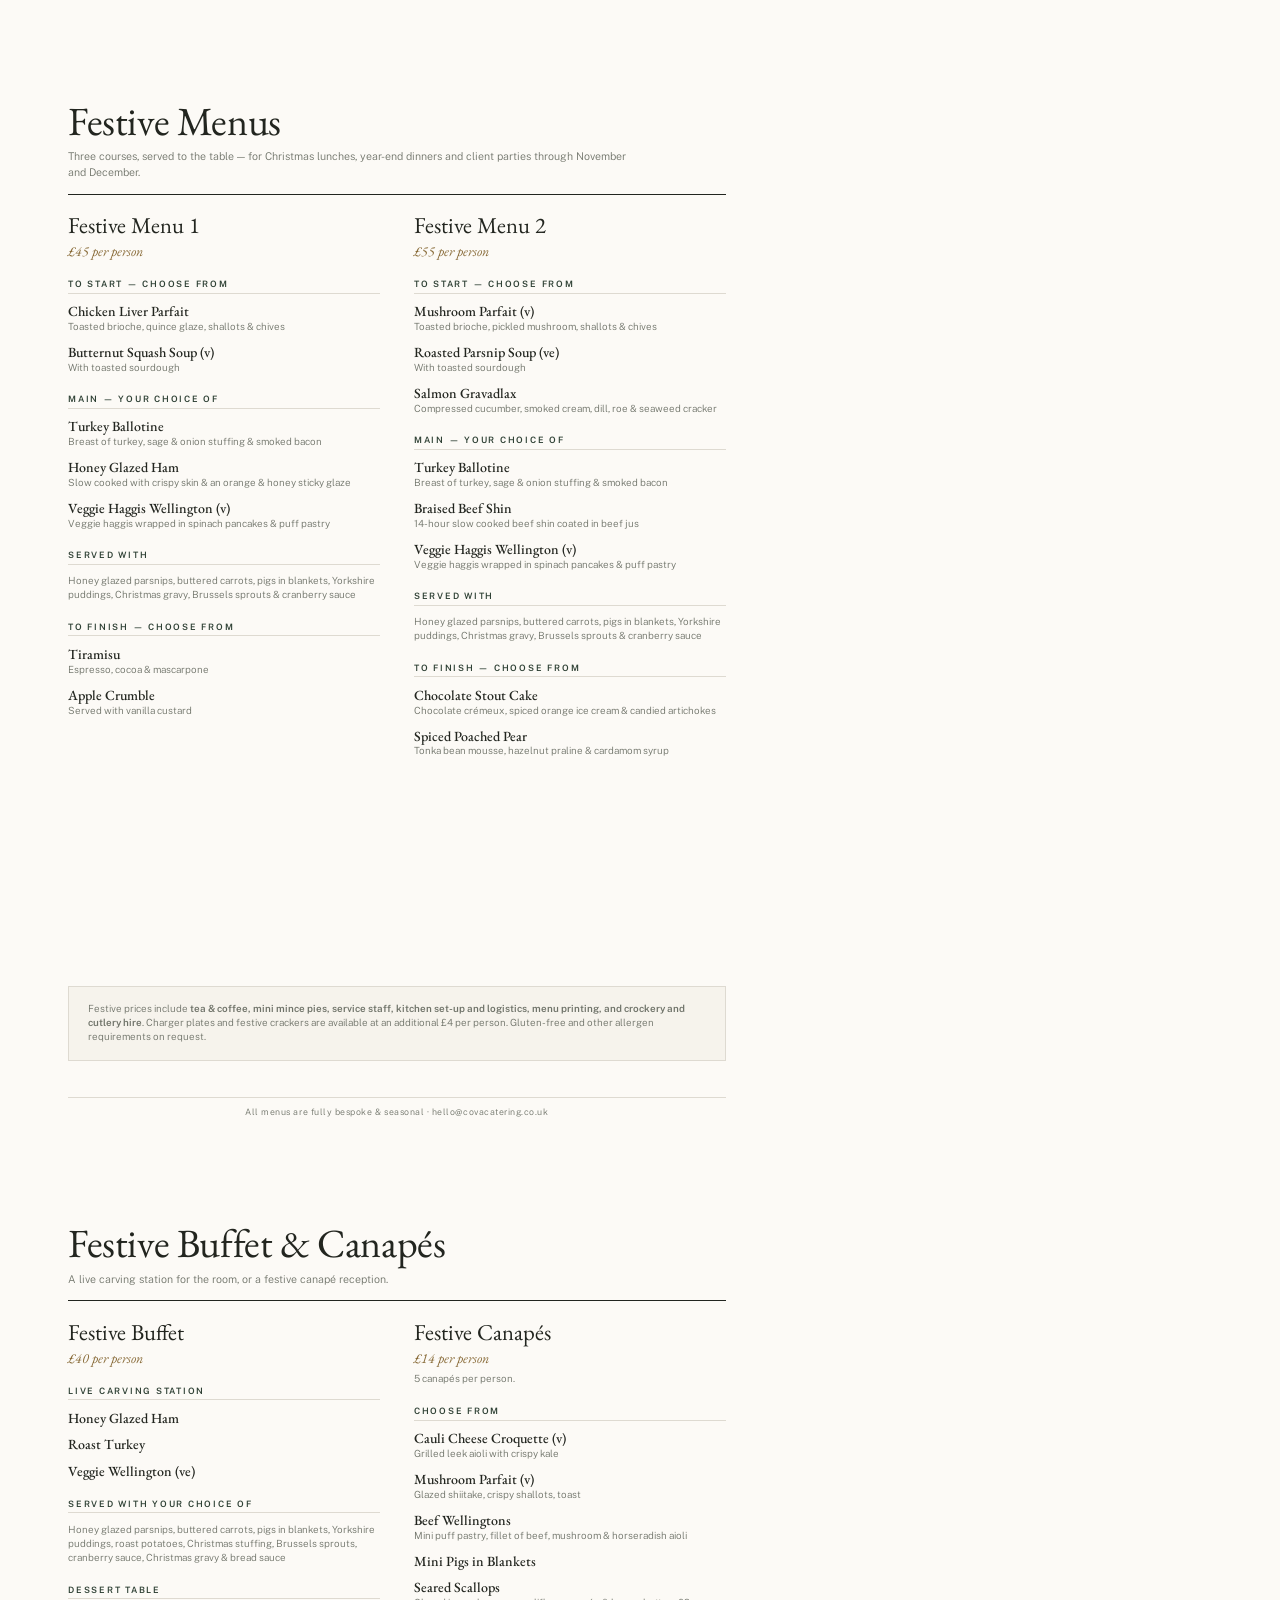
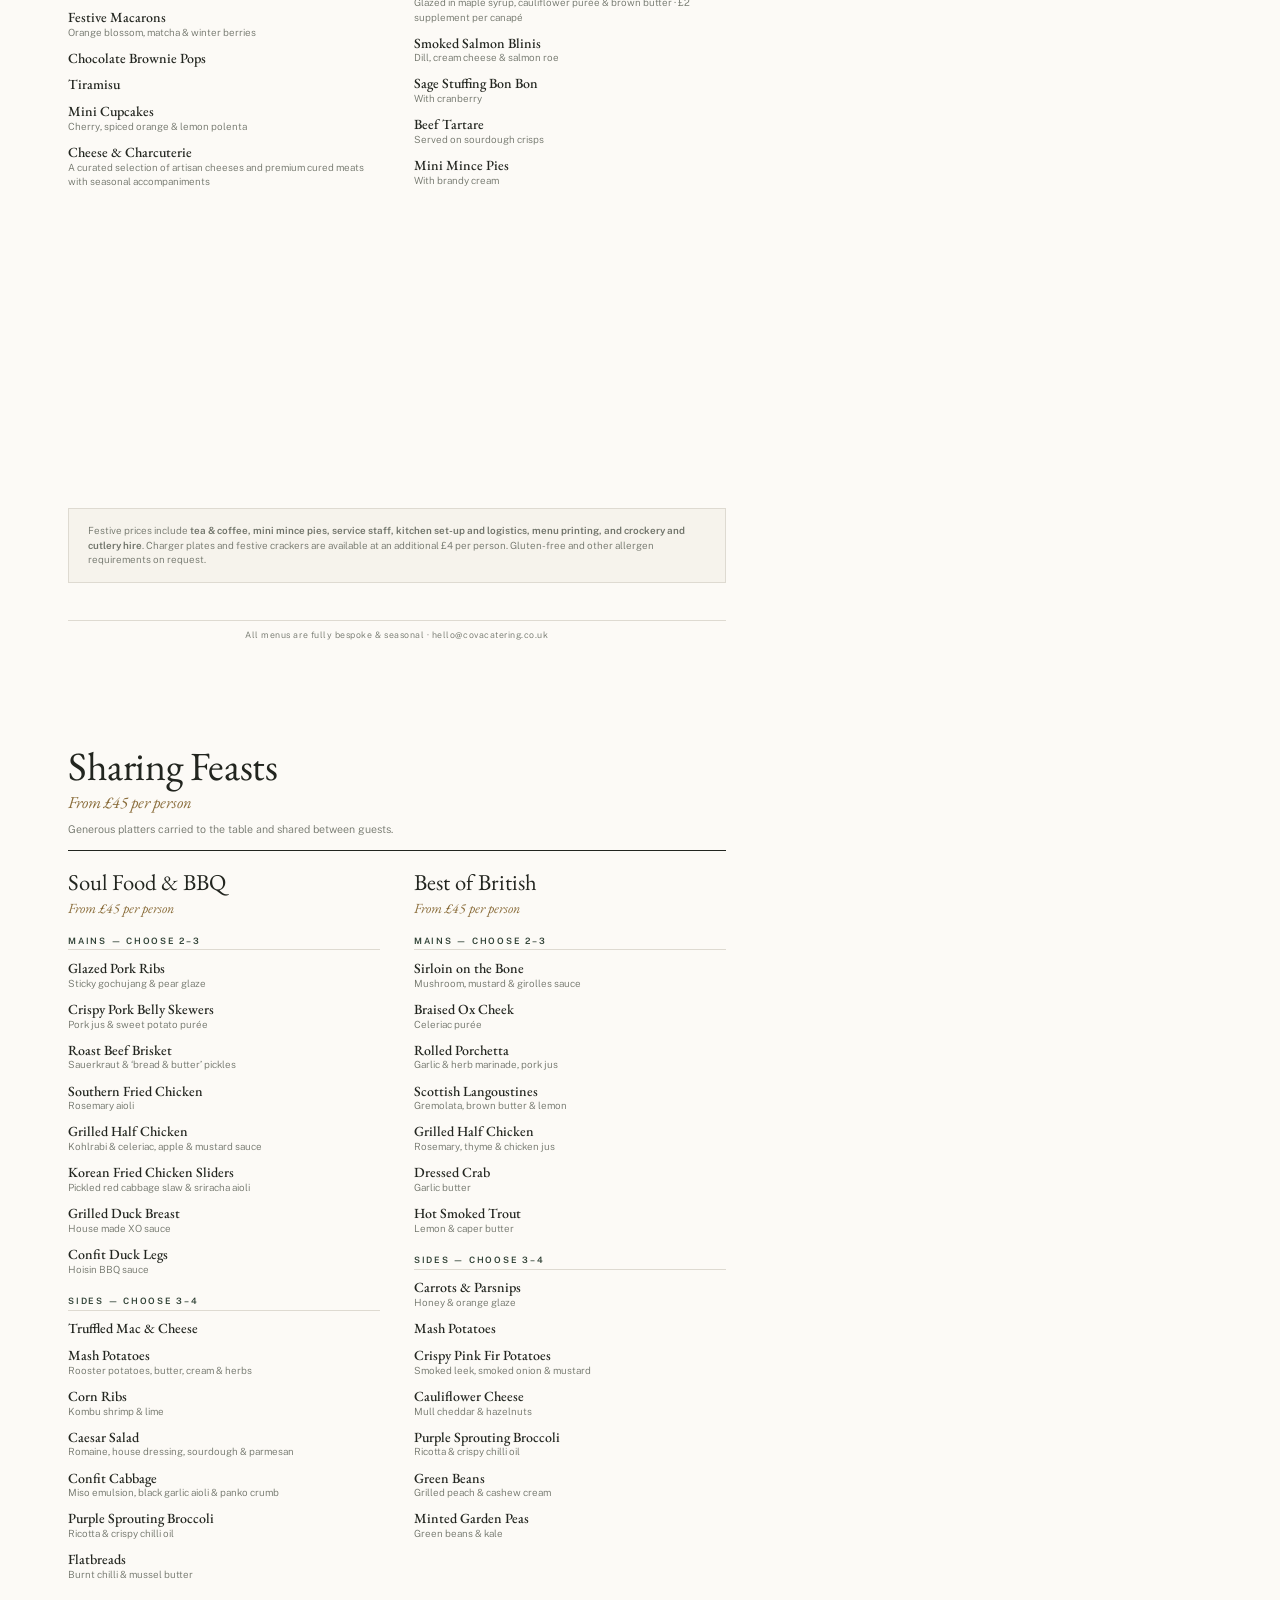
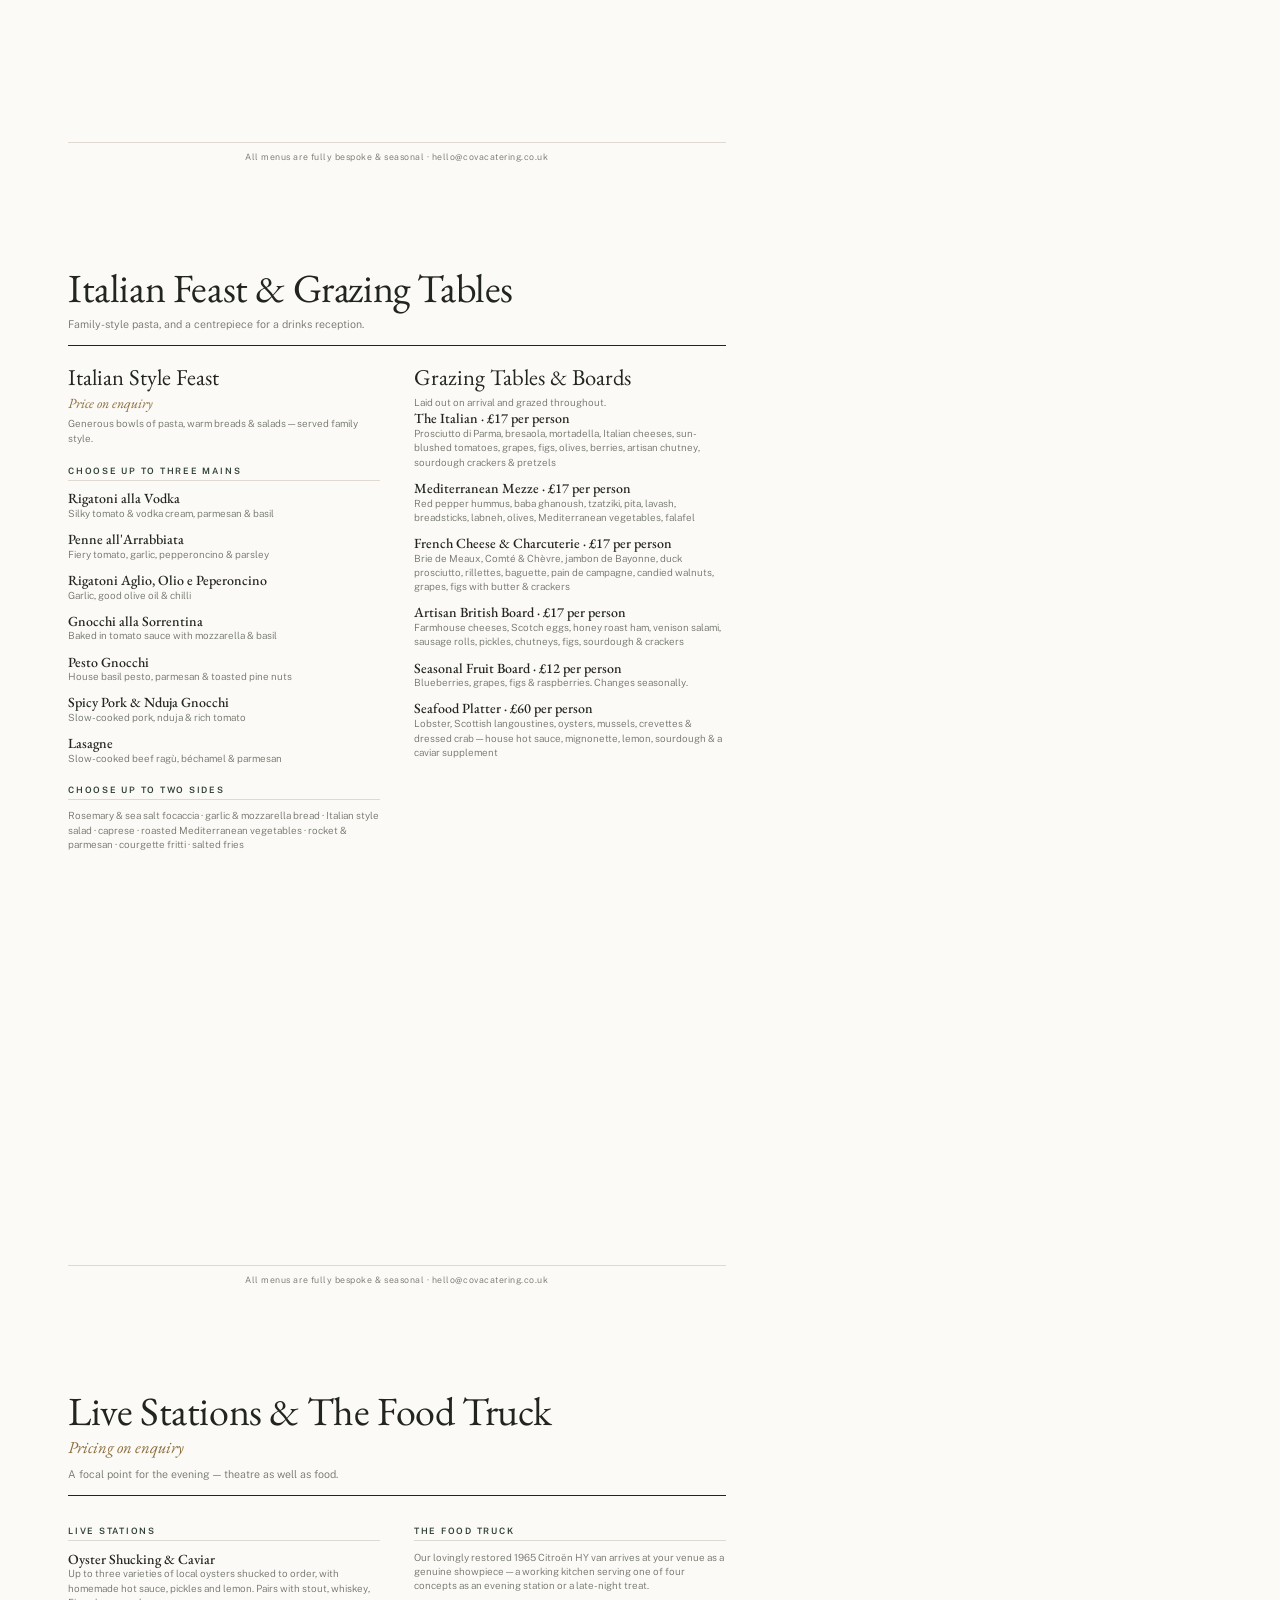
<file: Corporate Brochure - source.html>
<!doctype html><html lang='en-GB'><head><meta charset='utf-8'><title>Cova Catering — Corporate Catering 2026</title><style>@font-face{font-family:'EB Garamond';font-style:italic;font-weight:400;font-display:block;src:url([data-uri]) format('woff2')}
@font-face{font-family:'EB Garamond';font-style:normal;font-weight:400;font-display:block;src:url([data-uri]) format('woff2')}
@font-face{font-family:'EB Garamond';font-style:normal;font-weight:500;font-display:block;src:url([data-uri]) format('woff2')}
@font-face{font-family:'EB Garamond';font-style:normal;font-weight:600;font-display:block;src:url([data-uri]) format('woff2')}
@font-face{font-family:'Public Sans';font-style:normal;font-weight:300;font-display:block;src:url([data-uri]) format('woff2')}
@font-face{font-family:'Public Sans';font-style:normal;font-weight:400;font-display:block;src:url([data-uri]) format('woff2')}
@font-face{font-family:'Public Sans';font-style:normal;font-weight:600;font-display:block;src:url([data-uri]) format('woff2')}</style><style>
*{margin:0;padding:0;box-sizing:border-box}
@page{size:A4;margin:0}
html{-webkit-print-color-adjust:exact;print-color-adjust:exact}
body{background:#FCFAF6;color:#22251F;font-family:'Public Sans',Helvetica,Arial,sans-serif;font-weight:300}
.page{width:210mm;height:297mm;padding:20mm 18mm 21mm;position:relative;overflow:hidden;background:#FCFAF6;page-break-after:always;display:flex;flex-direction:column}
.page:last-child{page-break-after:auto}
.foot{position:absolute;left:18mm;right:18mm;bottom:8mm;font-size:6.6pt;letter-spacing:.06em;color:#6E7268;text-align:center;border-top:.3pt solid #DEDAD1;padding-top:2.5mm}
.ph{border-bottom:.6pt solid #22251F;padding-bottom:3.5mm;margin-bottom:5mm;flex:none}
.ph h1{font-family:'EB Garamond',Georgia,serif;font-weight:400;font-size:30pt;line-height:1;letter-spacing:-.01em}
.price{font-family:'EB Garamond',Georgia,serif;font-size:12.5pt;font-style:italic;color:#8A6D3B;margin-top:1.5mm}
.price.sm{font-size:9.5pt;margin:0 0 2mm}
.sub{font-size:8pt;color:#6E7268;line-height:1.5;margin-top:2mm;max-width:150mm}
.lab{font-size:6.6pt;font-weight:600;letter-spacing:.2em;text-transform:uppercase;break-after:avoid;color:#2E4034;margin:5mm 0 2.5mm;padding-bottom:1mm;border-bottom:.3pt solid #DEDAD1}
.menu .lab:first-of-type,.cols3>.lab:first-child{margin-top:3mm}
.d{margin-bottom:2.6mm;break-inside:avoid}
.dn{font-family:'EB Garamond',Georgia,serif;font-size:10.5pt;font-weight:500;line-height:1.2}
.dd{font-size:7.4pt;line-height:1.45;color:#6E7268}
.dd.mb{margin-bottom:2.5mm}.dd.mt{margin-top:3mm}
.cols2{display:grid;grid-template-columns:1fr 1fr;gap:9mm;flex:1;align-content:start}
.cols3{column-count:3;column-gap:7mm;flex:1}
.cols3.tight .d{margin-bottom:2.1mm}
.cols3 .lab{margin-top:0}.cols3 .lab+.d{break-before:avoid}.cols3>.lab:not(:first-child){margin-top:5mm}
.menu h2{font-family:'EB Garamond',Georgia,serif;font-size:17pt;font-weight:400;line-height:1.1}
.menu .price{font-size:10.5pt;margin-top:1mm}
.menu .sub{font-size:7.4pt;margin-top:1.5mm}
.svc{display:grid;grid-template-columns:1fr 1fr;gap:6mm 9mm;margin-bottom:6mm}
.svc h3{font-family:'EB Garamond',Georgia,serif;font-size:12.5pt;font-weight:500;margin-bottom:1mm}
.sp{font-size:7pt;font-weight:600;letter-spacing:.1em;text-transform:uppercase;color:#8A6D3B;margin-top:1.5mm}
.note{border:.4pt solid #DEDAD1;background:#F6F3EC;padding:5mm 6mm;margin-top:auto;margin-bottom:2mm}
.note.sm{padding:4mm 5mm}
.note h3{font-family:'EB Garamond',Georgia,serif;font-size:11.5pt;font-weight:500;margin-bottom:1.5mm}
.band{border-top:.4pt solid #22251F;border-bottom:.3pt solid #DEDAD1;padding:4mm 0;margin-bottom:6mm}.band h3{font-family:'EB Garamond',Georgia,serif;font-size:12.5pt;font-weight:500;margin-bottom:1mm}.steps{display:flex;flex-direction:column;gap:5mm;margin-bottom:6mm}
.st{display:flex;gap:6mm;align-items:baseline;border-bottom:.3pt solid #DEDAD1;padding-bottom:4mm}
.num{font-family:'EB Garamond',Georgia,serif;font-size:16pt;color:#8A6D3B;width:12mm;flex:none}
.st h3{font-family:'EB Garamond',Georgia,serif;font-size:12.5pt;font-weight:500;margin-bottom:.8mm}
.closer{margin-top:8mm;text-align:center;border-top:.6pt solid #22251F;padding-top:6mm}
.ct{font-family:'EB Garamond',Georgia,serif;font-size:16pt;font-style:italic}
.ce{font-family:'EB Garamond',Georgia,serif;font-size:13pt;margin:2mm 0 1.5mm;color:#2E4034}
.cover-page{background:#2E4034;color:#F4F1E9;padding:22mm 20mm}
.cover{display:flex;flex-direction:column;height:100%;justify-content:space-between}
.cover-page .foot{display:none}
.brandline{font-size:7.2pt;letter-spacing:.2em;text-transform:uppercase;color:#C3CFC4}
.covertitle{font-family:'EB Garamond',Georgia,serif;font-size:58pt;font-weight:400;line-height:.98;letter-spacing:-.015em}
.coverlede{font-size:9.5pt;line-height:1.7;color:#DCE4DB;max-width:122mm;margin-top:8mm}
.coverfoot{display:flex;justify-content:space-between;font-size:8pt;letter-spacing:.08em;color:#C3CFC4;border-top:.4pt solid #4A5C4F;padding-top:4mm}
</style></head><body><section class="page cover-page"><div class="cover"><p class="brandline">Cova Catering · Glasgow · Scotland &amp; Beyond</p><div class="covermid"><h1 class="covertitle">Corporate<br>Catering</h1><p class="coverlede">Breakfasts and board lunches. Canapé receptions, conferences and client dinners. Awards nights, launches and summer parties. We cook the same food for a boardroom of eight as we do for a room of four hundred — built around your day, your venue and your guests.</p></div><div class="coverfoot"><p>hello@covacatering.co.uk</p><p class="r">2026</p></div></div><p class="foot">All menus are fully bespoke &amp; seasonal · hello@covacatering.co.uk</p></section><section class="page "><header class="ph"><h1>What we do</h1><p class="sub">Ten ways we cater for corporate clients. Every one of them is a starting point — we build the final menu with you.</p></header><div class="svc"><div class="s"><h3>Breakfast &amp; morning meetings</h3><p class="dd">Cold-press juices, breakfast pots, avocado toast and pastry platters, delivered and set up.</p><p class="sp">from £4.50 per item</p></div><div class="s"><h3>Working lunches</h3><p class="dd">Salad, bagel, sandwich and wrap platters. Each serves five, so they scale to any room.</p><p class="sp">from £50 per platter</p></div><div class="s"><h3>Buffets</h3><p class="dd">Three mains and four sides, hot or cold — Asian, Italian, American and Indian dishes side by side.</p><p class="sp">from £22 per person</p></div><div class="s"><h3>Canapé receptions</h3><p class="dd">Over seventy canapés across pork, beef, chicken, seafood and vegetarian.</p><p class="sp">from £12 per person</p></div><div class="s"><h3>Seated dinners</h3><p class="dd">Three and four-course menus, served to the table. Crockery, cutlery and coffees included.</p><p class="sp">from £42 per person</p></div><div class="s"><h3>Sharing feasts</h3><p class="dd">Soul food and BBQ, Best of British, or an Italian-style feast — platters carried to the table.</p><p class="sp">from £45 per person</p></div><div class="s"><h3>Grazing tables &amp; boards</h3><p class="dd">A centrepiece laid out on arrival and grazed through a reception.</p><p class="sp">from £12 per person</p></div><div class="s"><h3>Live stations &amp; the food truck</h3><p class="dd">Oyster shucking, cheese and charcuterie, pasta made to order — or our 1965 Citroën HY van.</p><p class="sp">price on enquiry</p></div><div class="s"><h3>Drinks packages</h3><p class="dd">Prosecco or champagne on arrival, wine with the meal, water throughout.</p><p class="sp">from £26 per person</p></div><div class="s"><h3>Staff, crockery &amp; equipment</h3><p class="dd">A full service brigade, crockery, cutlery, glassware, linen and hot-hold equipment — with a menu or on its own.</p><p class="sp">price on enquiry</p></div></div><div class="band"><h3>Christmas &amp; festive events</h3><p class="dd">Festive three-course menus from £45 per person, a festive buffet with live carving at £40, and festive canapés at £14 — through November and December. Tea, coffee, mince pies, staff and crockery all included.</p></div><div class="note"><h3>Included as standard on our seated dinner menus</h3><p class="dd">Crockery and cutlery hire · teas and coffees served after dinner · a full service team on site · linen and table dress to your scheme · dietary and allergen requirements worked into the menu, not around it.</p></div><p class="foot">All menus are fully bespoke &amp; seasonal · hello@covacatering.co.uk</p></section><section class="page "><header class="ph"><h1>Breakfast, Brunch &amp; Morning Meetings</h1><p class="sub">A fresh start to the working day.</p></header><div class="cols2"><div><p class="lab">Cold press juice selection</p><p class="price sm">£4.50 each</p><div class="d"><p class="dn">Green Zing</p><p class="dd">Apple, cucumber, spinach, kale, ginger &amp; lime</p></div><div class="d"><p class="dn">Beetroot Boost</p><p class="dd">Beetroot, pomegranate, blueberry, apple, honey &amp; lemon</p></div><div class="d"><p class="dn">Tropical Greens</p><p class="dd">Pineapple, mango, kiwi, spinach, ginger, mint &amp; lime</p></div><div class="d"><p class="dn">Pure Orange</p><p class="dd">100% orange juice</p></div><div class="d"><p class="dn">Pure Apple</p><p class="dd">100% apple juice</p></div><p class="lab">Avocado toast</p><p class="price sm">£50 · serves 5</p><p class="dd mb">On sourdough or seeded rye · gluten-free option available</p><div class="d"><p class="dn">Smashed &amp; Loaded</p><p class="dd">Smashed avo, pistachio pesto &amp; crunchy chickpeas — vegan alternative available</p></div><div class="d"><p class="dn">Spicy Avo</p><p class="dd">Smashed avo, feta, fresh chilli flakes &amp; pomegranate</p></div><div class="d"><p class="dn">Simply Smashed</p><p class="dd">Simply smashed avocado</p></div></div><div><p class="lab">Breakfast pots</p><p class="price sm">£5.00 each</p><div class="d"><p class="dn">Seasonal Yoghurt</p><p class="dd">Greek yoghurt, seasonal fruit &amp; nutty granola, topped with honey</p></div><div class="d"><p class="dn">Jammy Dodger</p><p class="dd">Greek yoghurt, raspberry &amp; chia jam with nutty granola</p></div><div class="d"><p class="dn">Chocolate Pot</p><p class="dd">Overnight oats, cocoa, cocoa nibs, homemade granola &amp; chocolate chips</p></div><div class="d"><p class="dn">Tiramisu Pot</p><p class="dd">Chocolate espresso overnight oats, Greek yoghurt &amp; cocoa</p></div><p class="lab">Pastries &amp; baking</p><div class="d"><p class="dn">Pastry Platter</p><p class="dd">Pain au chocolat, almond croissants, cinnamon swirls &amp; plain croissants · £40 · serves 10</p></div><div class="d"><p class="dn">Savoury Filled Croissants</p><p class="dd">Ham &amp; cheese · chorizo, mozzarella, nduja, rocket &amp; hot honey · mortadella, pistachio pesto &amp; ricotta · smoked salmon, cream cheese &amp; dill · £35 · 6 croissants</p></div><div class="d"><p class="dn">Banana Bread Platter</p><p class="dd">House-baked, sliced to share · £45 · serves 12</p></div></div></div><p class="foot">All menus are fully bespoke &amp; seasonal · hello@covacatering.co.uk</p></section><section class="page "><header class="ph"><h1>Working Lunches</h1><p class="price">£50 · serves 5 people</p><p class="sub">Fresh, generous platters to share — one platter feeds a table of five.</p></header><div class="cols2"><div><p class="lab">Salad platters</p><div class="d"><p class="dn">Chicken Caesar Salad</p><p class="dd">Chicken breast, romaine, sourdough, cherry tomatoes, parmesan, boiled egg &amp; Caesar dressing</p></div><div class="d"><p class="dn">Chilli Chicken Salad</p><p class="dd">Chilli chicken, mixed leaf, pickled red cabbage, tomatoes, sweetcorn, crispy onions, spring onion, edamame &amp; honey chipotle dressing</p></div><div class="d"><p class="dn">Thai Noodle Salad</p><p class="dd">Thai slaw, roasted peanuts, spring onion, Asian greens, red chilli, black sesame &amp; crispy onions</p></div><div class="d"><p class="dn">The Greek</p><p class="dd">Quinoa with crunchy chickpeas, cucumber, red pepper, red onion, fresh herbs, feta, crispy onions, pomegranate, lemon &amp; olive oil</p></div><div class="d"><p class="dn">Pesto Pasta Salad</p><p class="dd">Pistachio pesto with grilled courgette, broccoli &amp; spinach, micro herbs &amp; omega-rich seeds</p></div><div class="d"><p class="dn">Green Goddess</p><p class="dd">Rocket, kale, sweet potato, red pepper, charred broccoli, edamame, pickled cabbage, pumpkin dukkah, avocado, lime &amp; green goddess dressing</p></div><p class="dd mt">Add extra protein £3 per person — spiced chicken · halloumi · falafel</p></div><div><p class="lab">Sandwiches &amp; wraps</p><p class="dd mb">Available as a tortilla wrap, flatbread or sandwich</p><div class="d"><p class="dn">Chicken Caesar</p><p class="dd">Chicken, house Caesar dressing, romaine, croutons, smoked bacon &amp; parmesan</p></div><div class="d"><p class="dn">Spicy Chicken Caesar</p><p class="dd">As above, with sriracha</p></div><div class="d"><p class="dn">The Greek</p><p class="dd">Spiced chicken, garlic, rocket, pickled cabbage, feta &amp; sriracha</p></div><div class="d"><p class="dn">The Italian</p><p class="dd">Chicken, mozzarella, pistachio pesto, rocket, spinach &amp; roast red peppers</p></div><div class="d"><p class="dn">The Reuben</p><p class="dd">House-cured pastrami, sauerkraut, Russian dressing, horseradish &amp; Swiss cheese on sourdough</p></div><div class="d"><p class="dn">Ham, Cheese &amp; Pickle</p><p class="dd">Ham, Swiss cheese, house pickles &amp; mustard aioli</p></div><div class="d"><p class="dn">Hot Honey Halloumi</p><p class="dd">Hot honey glazed halloumi, rocket, pumpkin seed dukkah, lime, tomatoes, pomegranate &amp; parsley</p></div></div></div><p class="foot">All menus are fully bespoke &amp; seasonal · hello@covacatering.co.uk</p></section><section class="page "><header class="ph"><h1>Bagels &amp; Sharing Platters</h1><p class="sub">Each bagel platter serves five — one bagel per person, served as two open halves.</p></header><div class="cols2"><div><p class="lab">Bagel platters</p><div class="d"><p class="dn">Smoked Salmon · £70</p><p class="dd">Hand-sliced, house-cured &amp; smoked salmon, cream cheese, tomato, red onion, capers, dill, olive oil, lemon &amp; cracked pepper</p></div><div class="d"><p class="dn">Pastrami · £70</p><p class="dd">House-cured &amp; smoked pastrami, provolone, Russian dressing &amp; sauerkraut</p></div><div class="d"><p class="dn">Tomato · £50</p><p class="dd">Tomato, cream cheese, red onion, capers, crispy basil, olive oil, lemon, Maldon salt &amp; cracked pepper</p></div><div class="d"><p class="dn">Cucumber · £50</p><p class="dd">Cucumber, cream cheese, tomato, red onion, dill, olive oil, Maldon salt &amp; cracked pepper</p></div><div class="d"><p class="dn">Turkish Egg · £50</p><p class="dd">Soft-boiled egg, garlic Greek yoghurt, fresh dill, pickled shallots &amp; crispy chilli oil</p></div></div><div><p class="lab">Sharing platters</p><div class="d"><p class="dn">Fruit Platter · £40</p><p class="dd">A generous spread of fresh seasonal fruit · serves 5</p></div><div class="d"><p class="dn">Mini Sausage Rolls · £25</p><p class="dd">Homemade, baked in house · 12 rolls</p></div><div class="d"><p class="dn">Cookie Platter · £42</p><p class="dd">Brown butter choc chip, Biscoff, Oreo, pistachio or Kinder · 12 cookies</p></div><div class="d"><p class="dn">Brownie Platter · £42</p><p class="dd">House-baked, cut to share · serves 12</p></div><div class="d"><p class="dn">Banana Bread Platter · £45</p><p class="dd">House-baked, sliced to share · serves 12</p></div><div class="d"><p class="dn">Pastry Platter · £40</p><p class="dd">Pain au chocolat, almond croissants, cinnamon swirls &amp; plain croissants · serves 10</p></div></div></div><p class="foot">All menus are fully bespoke &amp; seasonal · hello@covacatering.co.uk</p></section><section class="page "><header class="ph"><h1>Buffets</h1><p class="price">From £22 per person · minimum 35 guests</p><p class="sub">Choose 3 mains — two meat and one vegetarian — plus 4 hot or cold sides. Mix and match freely across the whole menu.</p></header><div class="cols3 tight"><p class="lab">Hot mains</p><div class="d"><p class="dn">Katsu Curry (v option)</p><p class="dd">Breaded chicken or aubergine</p></div><div class="d"><p class="dn">HK Style Sweet &amp; Sour</p><p class="dd">Chicken or pork, pineapple, peppers &amp; onions</p></div><div class="d"><p class="dn">Salt &amp; Chilli Chicken</p><p class="dd">Garlic, chillies &amp; spring onions</p></div><div class="d"><p class="dn">Chow Mein (v option)</p><p class="dd">Chicken or vegetables</p></div><div class="d"><p class="dn">Butter Chicken</p><p class="dd">Creamy tomato sauce</p></div><div class="d"><p class="dn">Beef Bulgogi</p><p class="dd">Marinated beef, spring onions &amp; sweet Korean soy</p></div><div class="d"><p class="dn">BBQ Pulled Pork</p><p class="dd">14-hour slow cooked</p></div><div class="d"><p class="dn">Glazed Pork Ribs</p><p class="dd">Gochujang &amp; pear</p></div><div class="d"><p class="dn">Flat Iron Steak</p><p class="dd">Chimichurri · +£2 per person</p></div><div class="d"><p class="dn">Southern Fried Chicken</p><p class="dd">Rosemary aioli</p></div><div class="d"><p class="dn">Buffalo Chicken Wings</p></div><div class="d"><p class="dn">Penne alla Vodka (v)</p></div><div class="d"><p class="dn">Penne Arrabbiata (v)</p></div><div class="d"><p class="dn">Gnocchi (v)</p><p class="dd">Brown butter &amp; sage</p></div><div class="d"><p class="dn">Mac &amp; Cheese (v)</p><p class="dd">Cheddar, mozzarella, gouda &amp; parmesan</p></div><div class="d"><p class="dn">Truffled Mac &amp; Cheese (v)</p><p class="dd">Truffle, parmesan &amp; panko crumb · +£3 per person</p></div><p class="lab">Hot sides &amp; bites</p><div class="d"><p class="dn">Chicken Satay Skewers</p></div><div class="d"><p class="dn">Korean Fried Cauliflower</p></div><div class="d"><p class="dn">Fried Gyozas</p><p class="dd">Chicken, pork or vegetable</p></div><div class="d"><p class="dn">Crispy Pork Belly Skewers</p><p class="dd">Gochujang glaze</p></div><div class="d"><p class="dn">Spring Rolls</p><p class="dd">Sweet chilli</p></div><div class="d"><p class="dn">Steamed Dumplings</p><p class="dd">Chicken, prawn or vegetable</p></div><div class="d"><p class="dn">Prawn Toast</p></div><div class="d"><p class="dn">Char Sui Bao Buns</p></div><div class="d"><p class="dn">Wild Mushroom Arancini</p><p class="dd">Truffle mayo</p></div><div class="d"><p class="dn">Cacio e Pepe Arancini</p><p class="dd">Egg yolk jam</p></div><div class="d"><p class="dn">Bruschetta</p><p class="dd">Tomato, whipped feta &amp; basil</p></div><div class="d"><p class="dn">Mozzarella Sticks</p><p class="dd">Vodka sauce</p></div><div class="d"><p class="dn">Lasagne Bites</p><p class="dd">Nduja emulsion</p></div><div class="d"><p class="dn">Jambon Bombas</p></div><div class="d"><p class="dn">Focaccia</p><p class="dd">Rosemary &amp; sea salt</p></div><div class="d"><p class="dn">Pork Sliders</p></div><div class="d"><p class="dn">Cheeseburgers</p></div><div class="d"><p class="dn">Korean Fried Chicken Sliders</p></div><div class="d"><p class="dn">Halloumi Skewers</p><p class="dd">Peppers, courgettes &amp; red onions</p></div><div class="d"><p class="dn">Lamb Koftas</p><p class="dd">Tzatziki</p></div><div class="d"><p class="dn">Sausage Skewers</p></div><div class="d"><p class="dn">Corn Ribs</p></div><div class="d"><p class="dn">French Fries</p></div><div class="d"><p class="dn">Egg Fried Rice</p></div><div class="d"><p class="dn">Pilau Rice</p></div><div class="d"><p class="dn">Steamed Jasmine Rice</p></div><p class="lab">Cold sides</p><div class="d"><p class="dn">Asian Slaw</p></div><div class="d"><p class="dn">Soba Noodle Salad</p></div><div class="d"><p class="dn">Edamame</p></div><div class="d"><p class="dn">Coleslaw</p></div><div class="d"><p class="dn">Potato Salad</p><p class="dd">Herby aioli, red onion &amp; herbs</p></div><div class="d"><p class="dn">Caesar Salad</p></div><div class="d"><p class="dn">Purple Sprouting Broccoli</p><p class="dd">Ricotta &amp; crispy chilli oil</p></div><div class="d"><p class="dn">Cheese &amp; Charcuterie</p></div><p class="lab">Sushi rolls — supplement</p><div class="d"><p class="dn">Spicy Tuna Maki · £12</p></div><div class="d"><p class="dn">Spicy Chicken Maki · £12</p></div><div class="d"><p class="dn">California Roll · £12</p></div><div class="d"><p class="dn">Black Dragon Roll · £15</p></div><div class="d"><p class="dn">Veggie Roll · £10</p></div></div><p class="foot">All menus are fully bespoke &amp; seasonal · hello@covacatering.co.uk</p></section><section class="page "><header class="ph"><h1>Canapés</h1><p class="price">From £12 per person</p><p class="sub">We recommend 5 canapés per person alongside a meal, or 8–10 for a canapé reception. Minimum 20 of each canapé. * denotes a premium canapé.</p></header><div class="cols3 tight"><p class="lab">Pork</p><div class="d"><p class="dn">Korean Glazed Pork</p><p class="dd">pickles</p></div><div class="d"><p class="dn">Banh Mi</p><p class="dd">crispbread, pork, pickled veg, cucumber, chilli &amp; mayo</p></div><div class="d"><p class="dn">Pulled Pork Sliders</p><p class="dd">BBQ glaze &amp; Asian slaw</p></div><div class="d"><p class="dn">Char Sui Pork</p><p class="dd">pickled fennel</p></div><div class="d"><p class="dn">Carnitas *</p><p class="dd">confit pork, lime, pico de gallo &amp; radish</p></div><div class="d"><p class="dn">Stornoway Bon Bons</p><p class="dd">black pudding fried in breadcrumbs</p></div><div class="d"><p class="dn">Jambon Bombas</p><p class="dd">jamon mayo &amp; farina pork skin</p></div><div class="d"><p class="dn">Mini Sausage Rolls</p><p class="dd">homemade, baked in house</p></div><div class="d"><p class="dn">Mini Croissant — Chorizo &amp; Nduja *</p><p class="dd">chorizo, nduja, red pepper, hot honey, rocket &amp; mozzarella</p></div><div class="d"><p class="dn">Mini Croissant — Mortadella &amp; Pistachio *</p><p class="dd">mortadella, ricotta, rocket &amp; pistachio pesto</p></div><div class="d"><p class="dn">Mini Charcuterie Cups *</p><p class="dd">chorizo, mozzarella, chilli cheddar, fresh fruit &amp; cheesy breadsticks</p></div><p class="lab">Beef, duck &amp; lamb</p><div class="d"><p class="dn">Reuben Crispbreads</p><p class="dd">pastrami, hot mustard, sweet pickles</p></div><div class="d"><p class="dn">Mini Lasagne Bites</p><p class="dd">aged parmesan</p></div><div class="d"><p class="dn">Beef Sliders *</p><p class="dd">pickles, cheese &amp; burger sauce</p></div><div class="d"><p class="dn">Flat Iron Skewers</p><p class="dd">chimichurri</p></div><div class="d"><p class="dn">Confit Duck Korokke *</p><p class="dd">truffle aioli</p></div><div class="d"><p class="dn">Lamb Croquette *</p><p class="dd">charred hispi &amp; wild garlic</p></div><div class="d"><p class="dn">Beef Tartare Brioche *</p><p class="dd">toasted brioche, cured egg yolk &amp; chives</p></div><div class="d"><p class="dn">Beef Tartare Crostini *</p><p class="dd">crispbreads, dill &amp; pickles</p></div><div class="d"><p class="dn">Mini Beef Wellington *</p><p class="dd">puff pastry, fillet of beef, mushrooms &amp; horseradish</p></div></div><p class="foot">All menus are fully bespoke &amp; seasonal · hello@covacatering.co.uk</p></section><section class="page "><header class="ph"><h1>Canapés</h1><p class="sub">Continued — chicken, fish and seafood, vegetarian.</p></header><div class="cols3 tight"><p class="lab">Chicken</p><div class="d"><p class="dn">Chicken Karaage</p><p class="dd">pickled chilli &amp; gochujang glaze</p></div><div class="d"><p class="dn">Chicken &amp; Caviar *</p><p class="dd">Korean fried chicken, caviar, chive &amp; crème fraîche</p></div><div class="d"><p class="dn">Chicken Kiev Bon Bon</p><p class="dd">garlic &amp; parsley emulsion</p></div><div class="d"><p class="dn">Buffalo Chicken</p><p class="dd">pickles &amp; sour cream</p></div><div class="d"><p class="dn">Chicken Satay</p><p class="dd">peanut &amp; lime crumble</p></div><div class="d"><p class="dn">Chicken Caesar Crispbread</p><p class="dd">anchovy aioli, romaine &amp; parmesan</p></div><div class="d"><p class="dn">BBQ Chicken</p><p class="dd">Jack Daniels BBQ sauce, sesame crust</p></div><p class="lab">Fish &amp; seafood</p><div class="d"><p class="dn">Lobster Bon Bons *</p><p class="dd">tarragon, charred lime aioli, seaweed gomasio</p></div><div class="d"><p class="dn">Prawn Tempura</p><p class="dd">sweet chilli</p></div><div class="d"><p class="dn">Spicy Tuna Rice Bites *</p><p class="dd">crispy rice, avocado, sesame &amp; chilli</p></div><div class="d"><p class="dn">Smoked Salmon Blini *</p><p class="dd">dill, crème fraîche, caviar</p></div><div class="d"><p class="dn">Spicy Salmon Bites *</p><p class="dd">crispy rice, sriracha &amp; chives</p></div><div class="d"><p class="dn">Hand Dived Scallops *</p><p class="dd">parsnip purée &amp; anchovy butter</p></div><div class="d"><p class="dn">Crab Rolls *</p><p class="dd">brioche bridge rolls, lemon, chives &amp; crab fat aioli</p></div><div class="d"><p class="dn">Smoked Salmon Roulade *</p><p class="dd">salmon mousse &amp; cream cheese on pumpernickel</p></div><div class="d"><p class="dn">Seabass Taco *</p><p class="dd">seabass, jalapeño, burnt Asian pear &amp; lime</p></div><div class="d"><p class="dn">Mini Prawn Tostada</p><p class="dd">tortilla chip, avocado, spiced prawn, tomato &amp; chives</p></div><p class="lab">Vegetarian</p><div class="d"><p class="dn">Bruschetta</p><p class="dd">tomato, whipped feta &amp; basil</p></div><div class="d"><p class="dn">Butternut Squash Tart</p><p class="dd">ricotta &amp; honey</p></div><div class="d"><p class="dn">Wild Mushroom Arancini</p><p class="dd">truffle mayo</p></div><div class="d"><p class="dn">Mini Doughnuts</p><p class="dd">cheese custard &amp; parmesan</p></div><div class="d"><p class="dn">Goats Cheese Bombas</p><p class="dd">hot honey &amp; thyme crumb</p></div><div class="d"><p class="dn">Cacio e Pepe Arancini *</p><p class="dd">egg yolk jam</p></div><div class="d"><p class="dn">Truffled Macaroni Bon Bons *</p><p class="dd">fresh truffle &amp; truffle aioli</p></div><div class="d"><p class="dn">Red Pepper Arancini</p><p class="dd">mozzarella</p></div><div class="d"><p class="dn">Korean Fried Cauliflower</p><p class="dd">spicy glaze</p></div><div class="d"><p class="dn">Potato Hash *</p><p class="dd">smoked potato, miso aioli, caviar &amp; chives</p></div><div class="d"><p class="dn">Caprese Skewers</p><p class="dd">tomato, mozzarella, basil, olive oil &amp; salt</p></div><div class="d"><p class="dn">Burrata Bruschetta</p><p class="dd">roasted tomatoes, burrata, crispy basil &amp; balsamic</p></div><div class="d"><p class="dn">Pumpkin Hummus Pitta Crisp</p><p class="dd">crispy pitta, pomegranate, pumpkin dukkah &amp; parsley</p></div><div class="d"><p class="dn">Smashed Pea Tartlets</p><p class="dd">smashed peas, chilli &amp; lemon</p></div><div class="d"><p class="dn">Carrot ‘Gravlax’</p><p class="dd">pickled red onions, capers, fresh dill &amp; tapioca crisp</p></div><div class="d"><p class="dn">Wild Mushroom Parfait</p><p class="dd">brioche, mushroom parfait, crispy onions &amp; crispy mushrooms</p></div></div><p class="foot">All menus are fully bespoke &amp; seasonal · hello@covacatering.co.uk</p></section><section class="page "><header class="ph"><h1>Seated Dinners</h1><p class="sub">Three courses, served to the table. Choose the menu, then we build it with you.</p></header><div class="cols2"><div class="menu"><h2>Menu A</h2><p class="price">£42 per person</p><p class="sub">Three courses</p><p class="lab">To start — choose 2</p><div class="d"><p class="dn">Chicken Liver Parfait</p><p class="dd">Sourdough, burnt apple, chives &amp; shallots</p></div><div class="d"><p class="dn">Salmon Blini</p><p class="dd">Dill, crème fraîche &amp; chive oil</p></div><div class="d"><p class="dn">Seasonal Soup</p><p class="dd">Fresh sourdough &amp; butter</p></div><p class="lab">To follow</p><div class="d"><p class="dn">Braised Beef Shin</p><p class="dd">Bone marrow jus, carrots, greenage &amp; mash</p></div><div class="d"><p class="dn">Porchetta</p><p class="dd">Red wine jus, apple, greenage &amp; mash</p></div><div class="d"><p class="dn">Baked Ricotta &amp; Herb Gnocchi</p><p class="dd">Roast squash purée, kale crisps &amp; sage butter</p></div><p class="lab">To finish</p><div class="d"><p class="dn">Caramel Tart</p><p class="dd">Milk ice cream &amp; pastry crumble</p></div><div class="d"><p class="dn">Eton Mess</p><p class="dd">Summer berry, elderflower, meringue &amp; cream</p></div></div><div class="menu"><h2>Menu B</h2><p class="price">£52 per person</p><p class="sub">Three courses</p><p class="lab">To start</p><div class="d"><p class="dn">Burrata &amp; Peaches</p><p class="dd">Onions, basil, cucumber &amp; crispy chilli oil</p></div><div class="d"><p class="dn">Seasonal Soup</p><p class="dd">Fresh sourdough &amp; butter</p></div><p class="lab">To follow — choose 2</p><div class="d"><p class="dn">Confit Chicken Leg</p><p class="dd">Sweet potato purée, kale salad &amp; jus</p></div><div class="d"><p class="dn">Roasted Flat Irons</p><p class="dd">Mash, charred greenage &amp; bordelaise</p></div><div class="d"><p class="dn">Chestnut &amp; Leek Risotto</p><p class="dd">Pickled mushroom, celeriac crisps &amp; tarragon</p></div><p class="lab">To finish</p><div class="d"><p class="dn">Burnt Lemon Tart</p><p class="dd">Honey mascarpone &amp; thyme</p></div><div class="d"><p class="dn">Chocolate Fondant</p><p class="dd">Popcorn ice cream</p></div></div></div><div class="note sm"><p class="dd">Every seated dinner menu includes <b>crockery and cutlery hire</b> and <b>teas and coffees served after dinner</b>.</p></div><p class="foot">All menus are fully bespoke &amp; seasonal · hello@covacatering.co.uk</p></section><section class="page "><header class="ph"><h1>Seated Dinners</h1><p class="sub">Four courses, and our chef's table menu.</p></header><div class="cols2"><div class="menu"><h2>Menu C</h2><p class="price">£62 per person</p><p class="sub">Four courses</p><p class="lab">Snacks — choose 1</p><div class="d"><p class="dn">Focaccia</p><p class="dd">Trapanese pesto with cured salami</p></div><div class="d"><p class="dn">Duck Liver Parfait</p><p class="dd">Brioche, orange gel, shallots &amp; greenage</p></div><p class="lab">Starter — choose 2</p><div class="d"><p class="dn">Seasonal Soup</p><p class="dd">Fresh sourdough &amp; butter</p></div><div class="d"><p class="dn">Heritage Tomato &amp; Burrata</p><p class="dd">Basil oil, toasted sourdough</p></div><div class="d"><p class="dn">Crayfish &amp; Lobster Risotto</p><p class="dd">Mascarpone &amp; caviar</p></div><p class="lab">To follow</p><div class="d"><p class="dn">Chicken Breast</p><p class="dd">Pea &amp; shallot fricassée, potato fondant</p></div><div class="d"><p class="dn">Beef Bourguignon</p><p class="dd">Blade of beef, mash &amp; honey glazed carrots</p></div><div class="d"><p class="dn">Goat's Cheese &amp; Lemon Agnolotti</p><p class="dd">Roast squash purée, balsamic shallots, brown butter crumb &amp; herb oil</p></div><p class="lab">To finish</p><div class="d"><p class="dn">Crème Brûlée</p><p class="dd">Tonka bean, pistachio &amp; blackberry gel</p></div><div class="d"><p class="dn">Tiramisu</p><p class="dd">Espresso, mascarpone, cocoa</p></div></div><div class="menu"><h2>Menu D</h2><p class="price">£92 per person</p><p class="sub">Three courses</p><p class="lab">To start — choose 1</p><div class="d"><p class="dn">Beetroot Carpaccio</p><p class="dd">Whipped goats' cheese &amp; candied walnuts</p></div><div class="d"><p class="dn">Hand Dived Scallops</p><p class="dd">Sourdough &amp; anchovy butter</p></div><div class="d"><p class="dn">Seasonal Soup</p></div><p class="lab">Main courses — choose 3</p><div class="d"><p class="dn">Rump of Lamb</p><p class="dd">Lamb croquette, roast garlic mash, glazed carrots, spinach, crispy dukkah &amp; lamb jus</p></div><div class="d"><p class="dn">Fillet of Beef</p><p class="dd">Ox cheek, dauphinoise potato, charred baby gem &amp; red wine jus</p></div><div class="d"><p class="dn">Chicken Ballotine</p><p class="dd">Wild mushrooms, pommes Anna, artichoke &amp; tarragon jus</p></div><div class="d"><p class="dn">Fillet of Stone Bass</p><p class="dd">Jersey Royals, charred courgette, samphire &amp; shellfish butter sauce</p></div><div class="d"><p class="dn">Salt Baked Celeriac</p><p class="dd">Truffle cauliflower purée, greenage, carrots, hazelnuts &amp; port &amp; shallot reduction</p></div><p class="lab">To finish</p><div class="d"><p class="dn">Chocolate Macaron</p><p class="dd">Clementine ice cream</p></div><div class="d"><p class="dn">Burnt Honey Ice Cream</p><p class="dd">Whiskey, gochugaru walnuts &amp; sesame</p></div></div></div><div class="note sm"><p class="dd">Every seated dinner menu includes <b>crockery and cutlery hire</b> and <b>teas and coffees served after dinner</b>.</p></div><p class="foot">All menus are fully bespoke &amp; seasonal · hello@covacatering.co.uk</p></section><section class="page "><header class="ph"><h1>Festive Menus</h1><p class="sub">Three courses, served to the table — for Christmas lunches, year-end dinners and client parties through November and December.</p></header><div class="cols2"><div class="menu"><h2>Festive Menu 1</h2><p class="price">£45 per person</p><p class="lab">To start — choose from</p><div class="d"><p class="dn">Chicken Liver Parfait</p><p class="dd">Toasted brioche, quince glaze, shallots &amp; chives</p></div><div class="d"><p class="dn">Butternut Squash Soup (v)</p><p class="dd">With toasted sourdough</p></div><p class="lab">Main — your choice of</p><div class="d"><p class="dn">Turkey Ballotine</p><p class="dd">Breast of turkey, sage &amp; onion stuffing &amp; smoked bacon</p></div><div class="d"><p class="dn">Honey Glazed Ham</p><p class="dd">Slow cooked with crispy skin &amp; an orange &amp; honey sticky glaze</p></div><div class="d"><p class="dn">Veggie Haggis Wellington (v)</p><p class="dd">Veggie haggis wrapped in spinach pancakes &amp; puff pastry</p></div><p class="lab">Served with</p><p class="dd mb">Honey glazed parsnips, buttered carrots, pigs in blankets, Yorkshire puddings, Christmas gravy, Brussels sprouts &amp; cranberry sauce</p><p class="lab">To finish — choose from</p><div class="d"><p class="dn">Tiramisu</p><p class="dd">Espresso, cocoa &amp; mascarpone</p></div><div class="d"><p class="dn">Apple Crumble</p><p class="dd">Served with vanilla custard</p></div></div><div class="menu"><h2>Festive Menu 2</h2><p class="price">£55 per person</p><p class="lab">To start — choose from</p><div class="d"><p class="dn">Mushroom Parfait (v)</p><p class="dd">Toasted brioche, pickled mushroom, shallots &amp; chives</p></div><div class="d"><p class="dn">Roasted Parsnip Soup (ve)</p><p class="dd">With toasted sourdough</p></div><div class="d"><p class="dn">Salmon Gravadlax</p><p class="dd">Compressed cucumber, smoked cream, dill, roe &amp; seaweed cracker</p></div><p class="lab">Main — your choice of</p><div class="d"><p class="dn">Turkey Ballotine</p><p class="dd">Breast of turkey, sage &amp; onion stuffing &amp; smoked bacon</p></div><div class="d"><p class="dn">Braised Beef Shin</p><p class="dd">14-hour slow cooked beef shin coated in beef jus</p></div><div class="d"><p class="dn">Veggie Haggis Wellington (v)</p><p class="dd">Veggie haggis wrapped in spinach pancakes &amp; puff pastry</p></div><p class="lab">Served with</p><p class="dd mb">Honey glazed parsnips, buttered carrots, pigs in blankets, Yorkshire puddings, Christmas gravy, Brussels sprouts &amp; cranberry sauce</p><p class="lab">To finish — choose from</p><div class="d"><p class="dn">Chocolate Stout Cake</p><p class="dd">Chocolate crémeux, spiced orange ice cream &amp; candied artichokes</p></div><div class="d"><p class="dn">Spiced Poached Pear</p><p class="dd">Tonka bean mousse, hazelnut praline &amp; cardamom syrup</p></div></div></div><div class="note sm"><p class="dd">Festive prices include <b>tea &amp; coffee, mini mince pies, service staff, kitchen set-up and logistics, menu printing, and crockery and cutlery hire</b>. Charger plates and festive crackers are available at an additional £4 per person. Gluten-free and other allergen requirements on request.</p></div><p class="foot">All menus are fully bespoke &amp; seasonal · hello@covacatering.co.uk</p></section><section class="page "><header class="ph"><h1>Festive Buffet &amp; Canapés</h1><p class="sub">A live carving station for the room, or a festive canapé reception.</p></header><div class="cols2"><div class="menu"><h2>Festive Buffet</h2><p class="price">£40 per person</p><p class="lab">Live carving station</p><div class="d"><p class="dn">Honey Glazed Ham</p></div><div class="d"><p class="dn">Roast Turkey</p></div><div class="d"><p class="dn">Veggie Wellington (ve)</p></div><p class="lab">Served with your choice of</p><p class="dd mb">Honey glazed parsnips, buttered carrots, pigs in blankets, Yorkshire puddings, roast potatoes, Christmas stuffing, Brussels sprouts, cranberry sauce, Christmas gravy &amp; bread sauce</p><p class="lab">Dessert table</p><div class="d"><p class="dn">Festive Macarons</p><p class="dd">Orange blossom, matcha &amp; winter berries</p></div><div class="d"><p class="dn">Chocolate Brownie Pops</p></div><div class="d"><p class="dn">Tiramisu</p></div><div class="d"><p class="dn">Mini Cupcakes</p><p class="dd">Cherry, spiced orange &amp; lemon polenta</p></div><div class="d"><p class="dn">Cheese &amp; Charcuterie</p><p class="dd">A curated selection of artisan cheeses and premium cured meats with seasonal accompaniments</p></div></div><div class="menu"><h2>Festive Canapés</h2><p class="price">£14 per person</p><p class="sub">5 canapés per person.</p><p class="lab">Choose from</p><div class="d"><p class="dn">Cauli Cheese Croquette (v)</p><p class="dd">Grilled leek aioli with crispy kale</p></div><div class="d"><p class="dn">Mushroom Parfait (v)</p><p class="dd">Glazed shiitake, crispy shallots, toast</p></div><div class="d"><p class="dn">Beef Wellingtons</p><p class="dd">Mini puff pastry, fillet of beef, mushroom &amp; horseradish aioli</p></div><div class="d"><p class="dn">Mini Pigs in Blankets</p></div><div class="d"><p class="dn">Seared Scallops</p><p class="dd">Glazed in maple syrup, cauliflower purée &amp; brown butter · £2 supplement per canapé</p></div><div class="d"><p class="dn">Smoked Salmon Blinis</p><p class="dd">Dill, cream cheese &amp; salmon roe</p></div><div class="d"><p class="dn">Sage Stuffing Bon Bon</p><p class="dd">With cranberry</p></div><div class="d"><p class="dn">Beef Tartare</p><p class="dd">Served on sourdough crisps</p></div><div class="d"><p class="dn">Mini Mince Pies</p><p class="dd">With brandy cream</p></div></div></div><div class="note sm"><p class="dd">Festive prices include <b>tea &amp; coffee, mini mince pies, service staff, kitchen set-up and logistics, menu printing, and crockery and cutlery hire</b>. Charger plates and festive crackers are available at an additional £4 per person. Gluten-free and other allergen requirements on request.</p></div><p class="foot">All menus are fully bespoke &amp; seasonal · hello@covacatering.co.uk</p></section><section class="page "><header class="ph"><h1>Sharing Feasts</h1><p class="price">From £45 per person</p><p class="sub">Generous platters carried to the table and shared between guests.</p></header><div class="cols2"><div class="menu"><h2>Soul Food &amp; BBQ</h2><p class="price">From £45 per person</p><p class="lab">Mains — choose 2–3</p><div class="d"><p class="dn">Glazed Pork Ribs</p><p class="dd">Sticky gochujang &amp; pear glaze</p></div><div class="d"><p class="dn">Crispy Pork Belly Skewers</p><p class="dd">Pork jus &amp; sweet potato purée</p></div><div class="d"><p class="dn">Roast Beef Brisket</p><p class="dd">Sauerkraut &amp; ‘bread &amp; butter’ pickles</p></div><div class="d"><p class="dn">Southern Fried Chicken</p><p class="dd">Rosemary aioli</p></div><div class="d"><p class="dn">Grilled Half Chicken</p><p class="dd">Kohlrabi &amp; celeriac, apple &amp; mustard sauce</p></div><div class="d"><p class="dn">Korean Fried Chicken Sliders</p><p class="dd">Pickled red cabbage slaw &amp; sriracha aioli</p></div><div class="d"><p class="dn">Grilled Duck Breast</p><p class="dd">House made XO sauce</p></div><div class="d"><p class="dn">Confit Duck Legs</p><p class="dd">Hoisin BBQ sauce</p></div><p class="lab">Sides — choose 3–4</p><div class="d"><p class="dn">Truffled Mac &amp; Cheese</p></div><div class="d"><p class="dn">Mash Potatoes</p><p class="dd">Rooster potatoes, butter, cream &amp; herbs</p></div><div class="d"><p class="dn">Corn Ribs</p><p class="dd">Kombu shrimp &amp; lime</p></div><div class="d"><p class="dn">Caesar Salad</p><p class="dd">Romaine, house dressing, sourdough &amp; parmesan</p></div><div class="d"><p class="dn">Confit Cabbage</p><p class="dd">Miso emulsion, black garlic aioli &amp; panko crumb</p></div><div class="d"><p class="dn">Purple Sprouting Broccoli</p><p class="dd">Ricotta &amp; crispy chilli oil</p></div><div class="d"><p class="dn">Flatbreads</p><p class="dd">Burnt chilli &amp; mussel butter</p></div></div><div class="menu"><h2>Best of British</h2><p class="price">From £45 per person</p><p class="lab">Mains — choose 2–3</p><div class="d"><p class="dn">Sirloin on the Bone</p><p class="dd">Mushroom, mustard &amp; girolles sauce</p></div><div class="d"><p class="dn">Braised Ox Cheek</p><p class="dd">Celeriac purée</p></div><div class="d"><p class="dn">Rolled Porchetta</p><p class="dd">Garlic &amp; herb marinade, pork jus</p></div><div class="d"><p class="dn">Scottish Langoustines</p><p class="dd">Gremolata, brown butter &amp; lemon</p></div><div class="d"><p class="dn">Grilled Half Chicken</p><p class="dd">Rosemary, thyme &amp; chicken jus</p></div><div class="d"><p class="dn">Dressed Crab</p><p class="dd">Garlic butter</p></div><div class="d"><p class="dn">Hot Smoked Trout</p><p class="dd">Lemon &amp; caper butter</p></div><p class="lab">Sides — choose 3–4</p><div class="d"><p class="dn">Carrots &amp; Parsnips</p><p class="dd">Honey &amp; orange glaze</p></div><div class="d"><p class="dn">Mash Potatoes</p></div><div class="d"><p class="dn">Crispy Pink Fir Potatoes</p><p class="dd">Smoked leek, smoked onion &amp; mustard</p></div><div class="d"><p class="dn">Cauliflower Cheese</p><p class="dd">Mull cheddar &amp; hazelnuts</p></div><div class="d"><p class="dn">Purple Sprouting Broccoli</p><p class="dd">Ricotta &amp; crispy chilli oil</p></div><div class="d"><p class="dn">Green Beans</p><p class="dd">Grilled peach &amp; cashew cream</p></div><div class="d"><p class="dn">Minted Garden Peas</p><p class="dd">Green beans &amp; kale</p></div></div></div><p class="foot">All menus are fully bespoke &amp; seasonal · hello@covacatering.co.uk</p></section><section class="page "><header class="ph"><h1>Italian Feast &amp; Grazing Tables</h1><p class="sub">Family-style pasta, and a centrepiece for a drinks reception.</p></header><div class="cols2"><div class="menu"><h2>Italian Style Feast</h2><p class="price">Price on enquiry</p><p class="sub">Generous bowls of pasta, warm breads &amp; salads — served family style.</p><p class="lab">Choose up to three mains</p><div class="d"><p class="dn">Rigatoni alla Vodka</p><p class="dd">Silky tomato &amp; vodka cream, parmesan &amp; basil</p></div><div class="d"><p class="dn">Penne all'Arrabbiata</p><p class="dd">Fiery tomato, garlic, pepperoncino &amp; parsley</p></div><div class="d"><p class="dn">Rigatoni Aglio, Olio e Peperoncino</p><p class="dd">Garlic, good olive oil &amp; chilli</p></div><div class="d"><p class="dn">Gnocchi alla Sorrentina</p><p class="dd">Baked in tomato sauce with mozzarella &amp; basil</p></div><div class="d"><p class="dn">Pesto Gnocchi</p><p class="dd">House basil pesto, parmesan &amp; toasted pine nuts</p></div><div class="d"><p class="dn">Spicy Pork &amp; Nduja Gnocchi</p><p class="dd">Slow-cooked pork, nduja &amp; rich tomato</p></div><div class="d"><p class="dn">Lasagne</p><p class="dd">Slow-cooked beef ragù, béchamel &amp; parmesan</p></div><p class="lab">Choose up to two sides</p><p class="dd">Rosemary &amp; sea salt focaccia · garlic &amp; mozzarella bread · Italian style salad · caprese · roasted Mediterranean vegetables · rocket &amp; parmesan · courgette fritti · salted fries</p></div><div class="menu"><h2>Grazing Tables &amp; Boards</h2><p class="sub">Laid out on arrival and grazed throughout.</p><div class="d"><p class="dn">The Italian · £17 per person</p><p class="dd">Prosciutto di Parma, bresaola, mortadella, Italian cheeses, sun-blushed tomatoes, grapes, figs, olives, berries, artisan chutney, sourdough crackers &amp; pretzels</p></div><div class="d"><p class="dn">Mediterranean Mezze · £17 per person</p><p class="dd">Red pepper hummus, baba ghanoush, tzatziki, pita, lavash, breadsticks, labneh, olives, Mediterranean vegetables, falafel</p></div><div class="d"><p class="dn">French Cheese &amp; Charcuterie · £17 per person</p><p class="dd">Brie de Meaux, Comté &amp; Chèvre, jambon de Bayonne, duck prosciutto, rillettes, baguette, pain de campagne, candied walnuts, grapes, figs with butter &amp; crackers</p></div><div class="d"><p class="dn">Artisan British Board · £17 per person</p><p class="dd">Farmhouse cheeses, Scotch eggs, honey roast ham, venison salami, sausage rolls, pickles, chutneys, figs, sourdough &amp; crackers</p></div><div class="d"><p class="dn">Seasonal Fruit Board · £12 per person</p><p class="dd">Blueberries, grapes, figs &amp; raspberries. Changes seasonally.</p></div><div class="d"><p class="dn">Seafood Platter · £60 per person</p><p class="dd">Lobster, Scottish langoustines, oysters, mussels, crevettes &amp; dressed crab — house hot sauce, mignonette, lemon, sourdough &amp; a caviar supplement</p></div></div></div><p class="foot">All menus are fully bespoke &amp; seasonal · hello@covacatering.co.uk</p></section><section class="page "><header class="ph"><h1>Live Stations &amp; The Food Truck</h1><p class="price">Pricing on enquiry</p><p class="sub">A focal point for the evening — theatre as well as food.</p></header><div class="cols2"><div class="menu"><p class="lab">Live stations</p><div class="d"><p class="dn">Oyster Shucking &amp; Caviar</p><p class="dd">Up to three varieties of local oysters shucked to order, with homemade hot sauce, pickles and lemon. Pairs with stout, whiskey, Fino sherry or champagne.</p></div><div class="d"><p class="dn">Cheese &amp; Charcuterie</p><p class="dd">Cured and cooked meats sliced alongside pickles and ferments, local cheeses, jams, chutneys, honey and fresh baked bread. Pairs with an IPA tasting.</p></div><div class="d"><p class="dn">Pasta &amp; Gnocchi Station</p><p class="dd">Freshly prepared gnocchi and artisan pastas, customised by your guests with rich sauces and toppings — made to order at the station.</p></div></div><div class="menu"><p class="lab">The food truck</p><p class="dd mb">Our lovingly restored 1965 Citroën HY van arrives at your venue as a genuine showpiece — a working kitchen serving one of four concepts as an evening station or a late-night treat.</p><div class="d"><p class="dn">Freshly Made Pasta</p><p class="dd">Hand-rolled that morning, finished to order in the pan — rigatoni alla vodka, arrabbiata, aglio e olio and three gnocchi, each with rosemary &amp; sea salt focaccia.</p></div><div class="d"><p class="dn">Loaded Mac n Cheese</p><p class="dd">Four-cheese mac baked to order and loaded — smoked brisket, buffalo chicken, nduja and hot honey, truffle and wild mushroom.</p></div><div class="d"><p class="dn">Smash Burgers</p><p class="dd">100% beef smashed on the flat-top in front of your guests — lacy crisp edges, melted cheese, soft brioche. Three burgers, single to triple patty.</p></div><div class="d"><p class="dn">Steak Frites</p><p class="dd">8oz flat iron steak seared on the flat-top and sliced over thin-cut salted fries — Café de Paris butter, peppercorn sauce or chimichurri.</p></div></div></div><p class="foot">All menus are fully bespoke &amp; seasonal · hello@covacatering.co.uk</p></section><section class="page "><header class="ph"><h1>Drinks Packages</h1><p class="sub">Wine, prosecco and champagne — from arrival through to the speeches.</p></header><div class="cols2"><div class="menu"><h2>Package 1 — Prosecco</h2><p class="price">£26 per person</p><p class="dd">1 prosecco + 1 beer on arrival<br>1 prosecco pour for the speeches<br>½ bottle of wine per person with the meal<br>Still &amp; sparkling water throughout<br>Non-alcoholic mocktail available</p><p class="lab">Wines</p><p class="dd">Durello Spumante Brut ‘Palladiano’ NV · Ancora Pinot Grigio 2022 · Les Grenadines 2022</p></div><div class="menu"><h2>Package 2 — Champagne</h2><p class="price">£36 per person</p><p class="dd">1 champagne + 1 beer on arrival<br>1 champagne pour for the speeches<br>½ bottle of wine per person with the meal<br>Still &amp; sparkling water throughout<br>Non-alcoholic mocktail available</p><p class="lab">Wines</p><p class="dd">Catherine &amp; Pierre Breton Vouvray Brut NV · Santa Seraffa Gavi del Comune di Gavi · Passo del Cardinale Primitivo di Manduria</p></div></div><div class="note"><h3>Built around the room</h3><p class="dd">Either package can be adjusted around your event — a reception drink only, a per-table allocation set down before guests arrive, or a bar tab on consumption. Tell us the shape of the evening and we will price it.</p></div><p class="foot">All menus are fully bespoke &amp; seasonal · hello@covacatering.co.uk</p></section><section class="page "><header class="ph"><h1>How We Work</h1><p class="sub">From first enquiry to the last plate cleared.</p></header><div class="steps"><div class="st"><p class="num">01</p><div><h3>Get in touch</h3><p class="dd">Tell us the date, the venue, rough numbers and what the event is for. We respond within 24 hours.</p></div></div><div class="st"><p class="num">02</p><div><h3>Proposal &amp; menu</h3><p class="dd">We talk through the format, your guests, dietary needs and budget, then build a costed proposal around them.</p></div></div><div class="st"><p class="num">03</p><div><h3>The tasting</h3><p class="dd">For seated dinners and larger events we invite you to taste the menu. We refine until it is right.</p></div></div><div class="st"><p class="num">04</p><div><h3>Event day</h3><p class="dd">We arrive early, set up without fuss, serve, clear and leave the room as we found it.</p></div></div></div><div class="note"><h3>What we bring</h3><p class="dd">A full kitchen and service brigade · crockery, cutlery and glassware · linen and table dress · chafing and hot-hold equipment · teas and coffees · allergen and dietary documentation for your guests. We work in offices, hired venues, marquees and spaces with no kitchen at all.</p></div><div class="closer"><p class="ct">Ready to talk it through?</p><p class="ce">hello@covacatering.co.uk</p><p class="dd">Cova Catering · Glasgow · Scotland &amp; Beyond</p></div><p class="foot">All menus are fully bespoke &amp; seasonal · hello@covacatering.co.uk</p></section></body></html>
</file>
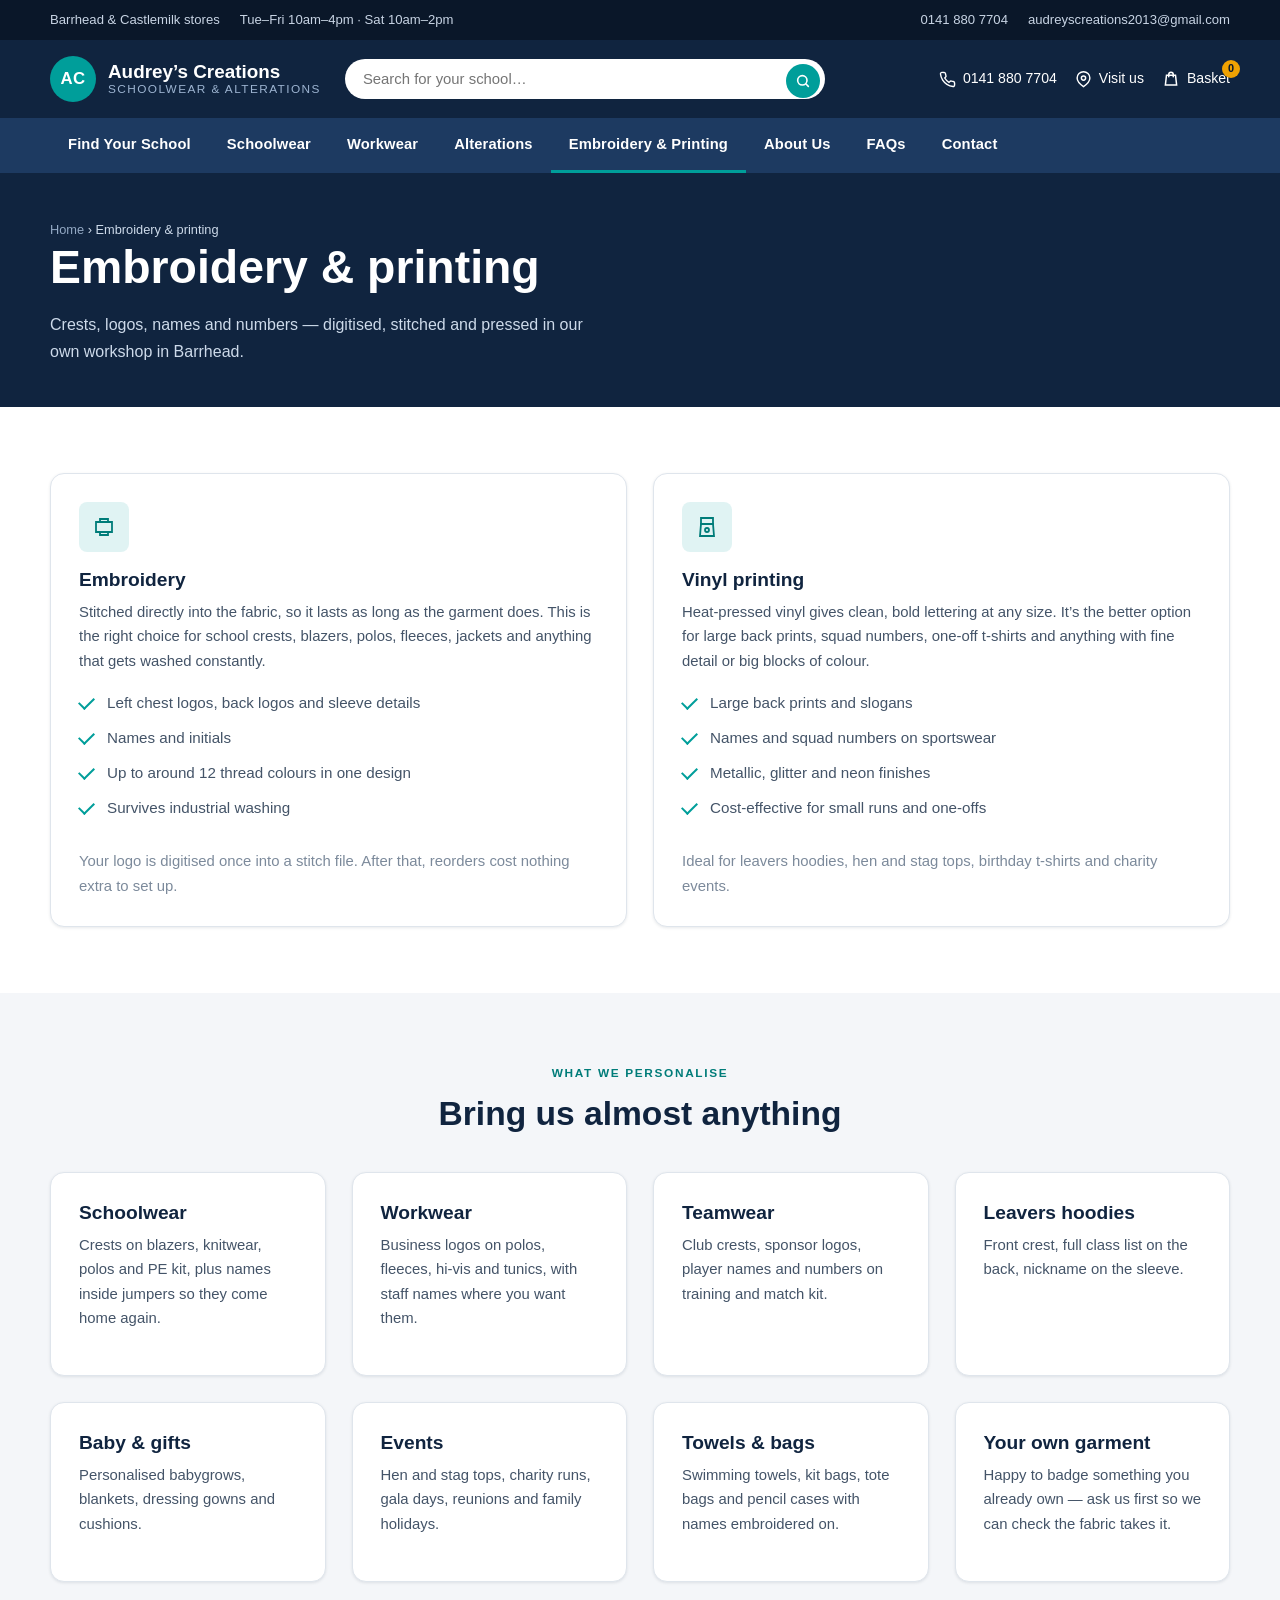
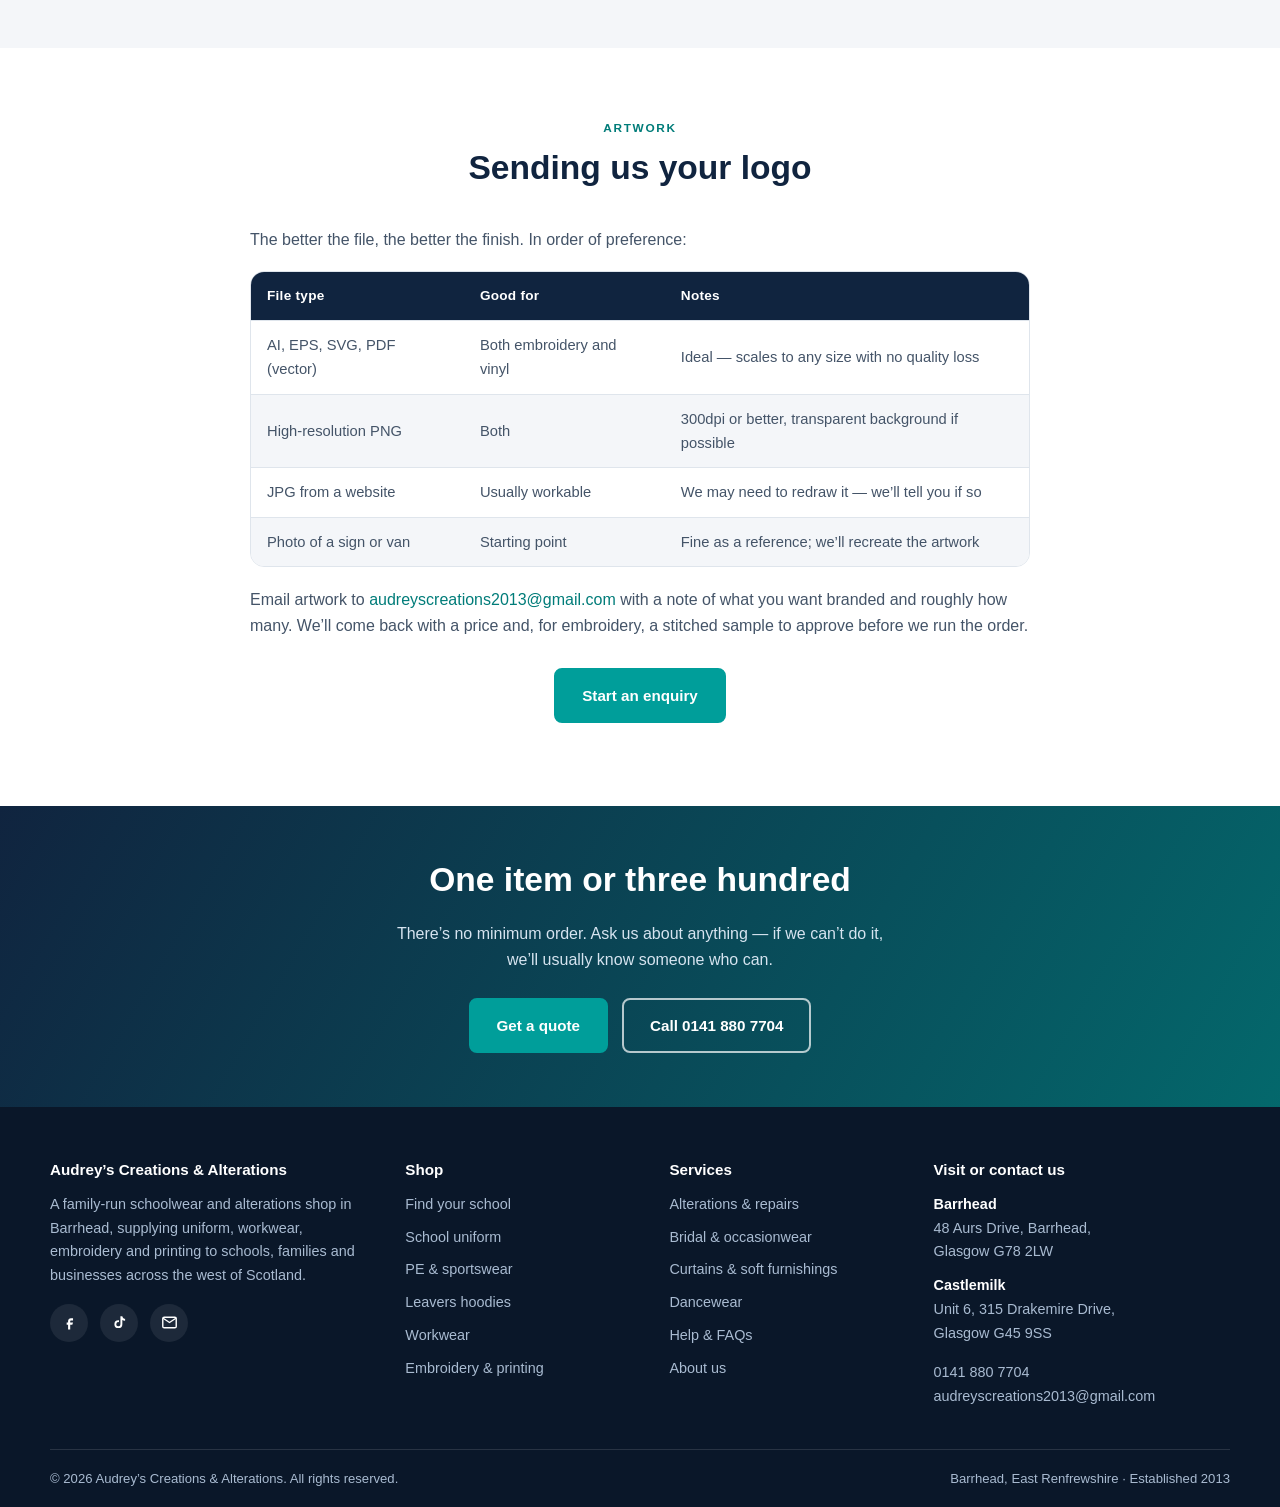
<file: embroidery-printing.html>
<!DOCTYPE html>
<html lang="en-GB">
<head>
<meta charset="utf-8">
<meta name="viewport" content="width=device-width, initial-scale=1">
<title>Embroidery &amp; Vinyl Printing in Barrhead | Audrey&rsquo;s Creations</title>
<meta name="description" content="Logo embroidery, vinyl printing, names and numbers on schoolwear, workwear, teamwear and hoodies. Digitised and stitched in our own Barrhead workshop.">
<meta name="theme-color" content="#10243f">
<meta property="og:title" content="Embroidery &amp; Vinyl Printing in Barrhead | Audrey&rsquo;s Creations">
<meta property="og:description" content="Logo embroidery, vinyl printing, names and numbers on schoolwear, workwear, teamwear and hoodies. Digitised and stitched in our own Barrhead workshop.">
<meta property="og:type" content="website">
<meta property="og:site_name" content="Audrey's Creations &amp; Alterations">
<link rel="icon" href="data:image/svg+xml,<svg xmlns='http://www.w3.org/2000/svg' viewBox='0 0 32 32'><rect width='32' height='32' rx='6' fill='%2310243f'/><text x='16' y='22' font-family='Arial' font-size='15' font-weight='bold' fill='%23009e9a' text-anchor='middle'>AC</text></svg>">
<link rel="stylesheet" href="assets/css/styles.css">
</head>
<body>
<a class="skip-link" href="#main">Skip to main content</a>
<div class="utility">
  <div class="wrap">
    <div class="utility-list">
      <span>Barrhead &amp; Castlemilk stores</span>
      <span>Tue&ndash;Fri 10am&ndash;4pm &middot; Sat 10am&ndash;2pm</span>
    </div>
    <div class="utility-list">
      <a href="tel:+441418807704">0141 880 7704</a>
      <a href="mailto:audreyscreations2013@gmail.com">audreyscreations2013@gmail.com</a>
    </div>
  </div>
</div>

<header class="site-header">
  <div class="wrap header-main">
    <a class="brand" href="index.html">
      <span class="brand-mark" aria-hidden="true">AC</span>
      <span class="brand-text">
        <span class="brand-name">Audrey&rsquo;s Creations</span>
        <span class="brand-sub">Schoolwear &amp; Alterations</span>
      </span>
    </a>

    <form class="header-search" role="search" data-finder="schools.html" action="schools.html">
      <label class="skip-link" for="header-school">Search for your school</label>
      <input id="header-school" name="school" type="search" placeholder="Search for your school&hellip;" autocomplete="off">
      <button type="submit" aria-label="Search schools">
        <svg width="16" height="16" viewBox="0 0 24 24" fill="none" stroke="currentColor" stroke-width="2.4" stroke-linecap="round"><circle cx="11" cy="11" r="7"/><path d="M20 20l-3.5-3.5"/></svg>
      </button>
    </form>

    <div class="header-actions">
      <a href="tel:+441418807704">
        <svg width="17" height="17" viewBox="0 0 24 24" fill="none" stroke="currentColor" stroke-width="2" stroke-linecap="round"><path d="M22 16.9v3a2 2 0 0 1-2.2 2 19.8 19.8 0 0 1-8.6-3.1 19.5 19.5 0 0 1-6-6A19.8 19.8 0 0 1 2.1 4.2 2 2 0 0 1 4.1 2h3a2 2 0 0 1 2 1.7c.1 1 .4 1.9.7 2.8a2 2 0 0 1-.5 2.1L8.1 9.9a16 16 0 0 0 6 6l1.3-1.2a2 2 0 0 1 2.1-.5c.9.3 1.8.6 2.8.7a2 2 0 0 1 1.7 2z"/></svg>
        <span class="label">0141 880 7704</span>
      </a>
      <a href="contact.html">
        <svg width="17" height="17" viewBox="0 0 24 24" fill="none" stroke="currentColor" stroke-width="2" stroke-linecap="round"><path d="M21 10c0 6-9 12-9 12S3 16 3 10a9 9 0 0 1 18 0z"/><circle cx="12" cy="10" r="3"/></svg>
        <span class="label">Visit us</span>
      </a>
      <a href="basket.html" class="basket-link" aria-label="Basket">
        <svg width="18" height="18" viewBox="0 0 24 24" fill="none" stroke="currentColor" stroke-width="2" stroke-linecap="round"><path d="M6 7h12l1.5 13h-15z"/><path d="M9 9V6a3 3 0 0 1 6 0v3"/></svg>
        <span class="label">Basket</span>
        <span class="basket-count" data-basket-count hidden>0</span>
      </a>
      <button class="nav-toggle" type="button" aria-expanded="false" aria-controls="primary-nav">Menu</button>
    </div>
  </div>

  <nav class="site-nav" id="primary-nav" aria-label="Primary">
    <div class="wrap">
      <ul>
        <li><a href="schools.html">Find Your School</a></li>
        <li><a href="schoolwear.html">Schoolwear</a></li>
        <li><a href="workwear.html">Workwear</a></li>
        <li><a href="alterations.html">Alterations</a></li>
        <li><a href="embroidery-printing.html" aria-current="page">Embroidery & Printing</a></li>
        <li><a href="about.html">About Us</a></li>
        <li><a href="faqs.html">FAQs</a></li>
        <li><a href="contact.html">Contact</a></li>
      </ul>
    </div>
  </nav>
</header>
<main id="main">

<section class="page-head">
  <div class="wrap">
    <p class="crumbs"><a href="index.html">Home</a> &rsaquo; Embroidery &amp; printing</p>
    <h1>Embroidery &amp; printing</h1>
    <p>Crests, logos, names and numbers &mdash; digitised, stitched and pressed in our own workshop in Barrhead.</p>
  </div>
</section>

<section class="section">
  <div class="wrap">
    <div class="grid grid-2">
      <div class="card">
        <span class="card-icon" aria-hidden="true"><svg width="24" height="24" viewBox="0 0 24 24" fill="none" stroke="currentColor" stroke-width="1.8"><path d="M4 7h16v10H4z"/><path d="M8 7V4h8v3M8 17v3h8v-3"/></svg></span>
        <h3>Embroidery</h3>
        <p>Stitched directly into the fabric, so it lasts as long as the garment does. This is the right choice for school crests, blazers, polos, fleeces, jackets and anything that gets washed constantly.</p>
        <ul class="list-check">
          <li>Left chest logos, back logos and sleeve details</li>
          <li>Names and initials</li>
          <li>Up to around 12 thread colours in one design</li>
          <li>Survives industrial washing</li>
        </ul>
        <p class="form-note mb-0">Your logo is digitised once into a stitch file. After that, reorders cost nothing extra to set up.</p>
      </div>
      <div class="card">
        <span class="card-icon" aria-hidden="true"><svg width="24" height="24" viewBox="0 0 24 24" fill="none" stroke="currentColor" stroke-width="1.8"><path d="M6 3h12v6H6z"/><path d="M6 9h12l1 12H5z"/><circle cx="12" cy="15" r="2"/></svg></span>
        <h3>Vinyl printing</h3>
        <p>Heat-pressed vinyl gives clean, bold lettering at any size. It&rsquo;s the better option for large back prints, squad numbers, one-off t-shirts and anything with fine detail or big blocks of colour.</p>
        <ul class="list-check">
          <li>Large back prints and slogans</li>
          <li>Names and squad numbers on sportswear</li>
          <li>Metallic, glitter and neon finishes</li>
          <li>Cost-effective for small runs and one-offs</li>
        </ul>
        <p class="form-note mb-0">Ideal for leavers hoodies, hen and stag tops, birthday t-shirts and charity events.</p>
      </div>
    </div>
  </div>
</section>

<section class="section section-alt">
  <div class="wrap">
    <div class="section-head center">
      <span class="eyebrow">What we personalise</span>
      <h2>Bring us almost anything</h2>
    </div>
    <div class="grid grid-4">
      <div class="card"><h3>Schoolwear</h3><p>Crests on blazers, knitwear, polos and PE kit, plus names inside jumpers so they come home again.</p></div>
      <div class="card"><h3>Workwear</h3><p>Business logos on polos, fleeces, hi-vis and tunics, with staff names where you want them.</p></div>
      <div class="card"><h3>Teamwear</h3><p>Club crests, sponsor logos, player names and numbers on training and match kit.</p></div>
      <div class="card"><h3>Leavers hoodies</h3><p>Front crest, full class list on the back, nickname on the sleeve.</p></div>
      <div class="card"><h3>Baby &amp; gifts</h3><p>Personalised babygrows, blankets, dressing gowns and cushions.</p></div>
      <div class="card"><h3>Events</h3><p>Hen and stag tops, charity runs, gala days, reunions and family holidays.</p></div>
      <div class="card"><h3>Towels &amp; bags</h3><p>Swimming towels, kit bags, tote bags and pencil cases with names embroidered on.</p></div>
      <div class="card"><h3>Your own garment</h3><p>Happy to badge something you already own &mdash; ask us first so we can check the fabric takes it.</p></div>
    </div>
  </div>
</section>

<section class="section">
  <div class="wrap narrow">
    <div class="section-head center">
      <span class="eyebrow">Artwork</span>
      <h2>Sending us your logo</h2>
    </div>
    <p>The better the file, the better the finish. In order of preference:</p>
    <div class="table-wrap">
      <table>
        <thead><tr><th>File type</th><th>Good for</th><th>Notes</th></tr></thead>
        <tbody>
          <tr><td>AI, EPS, SVG, PDF (vector)</td><td>Both embroidery and vinyl</td><td>Ideal &mdash; scales to any size with no quality loss</td></tr>
          <tr><td>High-resolution PNG</td><td>Both</td><td>300dpi or better, transparent background if possible</td></tr>
          <tr><td>JPG from a website</td><td>Usually workable</td><td>We may need to redraw it &mdash; we&rsquo;ll tell you if so</td></tr>
          <tr><td>Photo of a sign or van</td><td>Starting point</td><td>Fine as a reference; we&rsquo;ll recreate the artwork</td></tr>
        </tbody>
      </table>
    </div>
    <p style="margin-top:20px">Email artwork to <a href="mailto:audreyscreations2013@gmail.com">audreyscreations2013@gmail.com</a> with a note of what you want branded and roughly how many. We&rsquo;ll come back with a price and, for embroidery, a stitched sample to approve before we run the order.</p>
    <p class="center" style="margin-top:28px"><a class="btn btn-primary" href="contact.html">Start an enquiry</a></p>
  </div>
</section>

<section class="cta-band">
  <div class="wrap">
    <h2>One item or three hundred</h2>
    <p>There&rsquo;s no minimum order. Ask us about anything &mdash; if we can&rsquo;t do it, we&rsquo;ll usually know someone who can.</p>
    <div class="cta-actions">
      <a class="btn btn-primary" href="contact.html">Get a quote</a>
      <a class="btn btn-ghost" href="tel:+441418807704">Call 0141 880 7704</a>
    </div>
  </div>
</section>
</main>

<footer class="site-footer">
  <div class="wrap">
    <div class="footer-grid">
      <div>
        <h4>Audrey&rsquo;s Creations &amp; Alterations</h4>
        <p>A family-run schoolwear and alterations shop in Barrhead, supplying uniform, workwear, embroidery and printing to schools, families and businesses across the west of Scotland.</p>
        <div class="social">
          <a href="https://www.facebook.com/Audscreations/" aria-label="Audrey's Creations on Facebook" rel="noopener">
            <svg width="17" height="17" viewBox="0 0 24 24" fill="currentColor"><path d="M14 9h3V6h-3c-2.2 0-4 1.8-4 4v2H8v3h2v7h3v-7h3l1-3h-4v-2c0-.6.4-1 1-1z"/></svg>
          </a>
          <a href="https://www.tiktok.com/@acschoolwear" aria-label="A.C. Schoolwear on TikTok" rel="noopener">
            <svg width="17" height="17" viewBox="0 0 24 24" fill="currentColor"><path d="M16 3c.4 2.1 1.7 3.6 3.9 3.8v2.7c-1.4.1-2.7-.3-3.9-1.1v5.9a5.6 5.6 0 1 1-5.6-5.6c.3 0 .6 0 .9.1v2.8a2.9 2.9 0 1 0 2 2.7V3H16z"/></svg>
          </a>
          <a href="mailto:audreyscreations2013@gmail.com" aria-label="Email Audrey's Creations">
            <svg width="17" height="17" viewBox="0 0 24 24" fill="none" stroke="currentColor" stroke-width="2"><rect x="2.5" y="4.5" width="19" height="15" rx="2"/><path d="M3 6l9 6 9-6"/></svg>
          </a>
        </div>
      </div>

      <div>
        <h4>Shop</h4>
        <ul>
          <li><a href="schools.html">Find your school</a></li>
          <li><a href="schoolwear.html">School uniform</a></li>
          <li><a href="schoolwear.html#pe">PE &amp; sportswear</a></li>
          <li><a href="schoolwear.html#leavers">Leavers hoodies</a></li>
          <li><a href="workwear.html">Workwear</a></li>
          <li><a href="embroidery-printing.html">Embroidery &amp; printing</a></li>
        </ul>
      </div>

      <div>
        <h4>Services</h4>
        <ul>
          <li><a href="alterations.html">Alterations &amp; repairs</a></li>
          <li><a href="alterations.html#bridal">Bridal &amp; occasionwear</a></li>
          <li><a href="alterations.html#curtains">Curtains &amp; soft furnishings</a></li>
          <li><a href="schoolwear.html#dancewear">Dancewear</a></li>
          <li><a href="faqs.html">Help &amp; FAQs</a></li>
          <li><a href="about.html">About us</a></li>
        </ul>
      </div>

      <div>
        <h4>Visit or contact us</h4>
        <p class="mb-0"><strong style="color:#fff">Barrhead</strong><br>
        48 Aurs Drive, Barrhead,<br>Glasgow G78 2LW</p>
        <p style="margin-top:10px"><strong style="color:#fff">Castlemilk</strong><br>
        Unit 6, 315 Drakemire Drive,<br>Glasgow G45 9SS</p>
        <p class="mb-0">
          <a href="tel:+441418807704">0141 880 7704</a><br>
          <a href="mailto:audreyscreations2013@gmail.com">audreyscreations2013@gmail.com</a>
        </p>
      </div>
    </div>

    <div class="footer-bottom">
      <span>&copy; <span data-year>2026</span> Audrey&rsquo;s Creations &amp; Alterations. All rights reserved.</span>
      <span>Barrhead, East Renfrewshire &middot; Established 2013</span>
    </div>
  </div>
</footer>

<script src="assets/js/catalog.js"></script>
<script src="assets/js/shop.js"></script>
<script src="assets/js/main.js"></script>
</body>
</html>
</file>
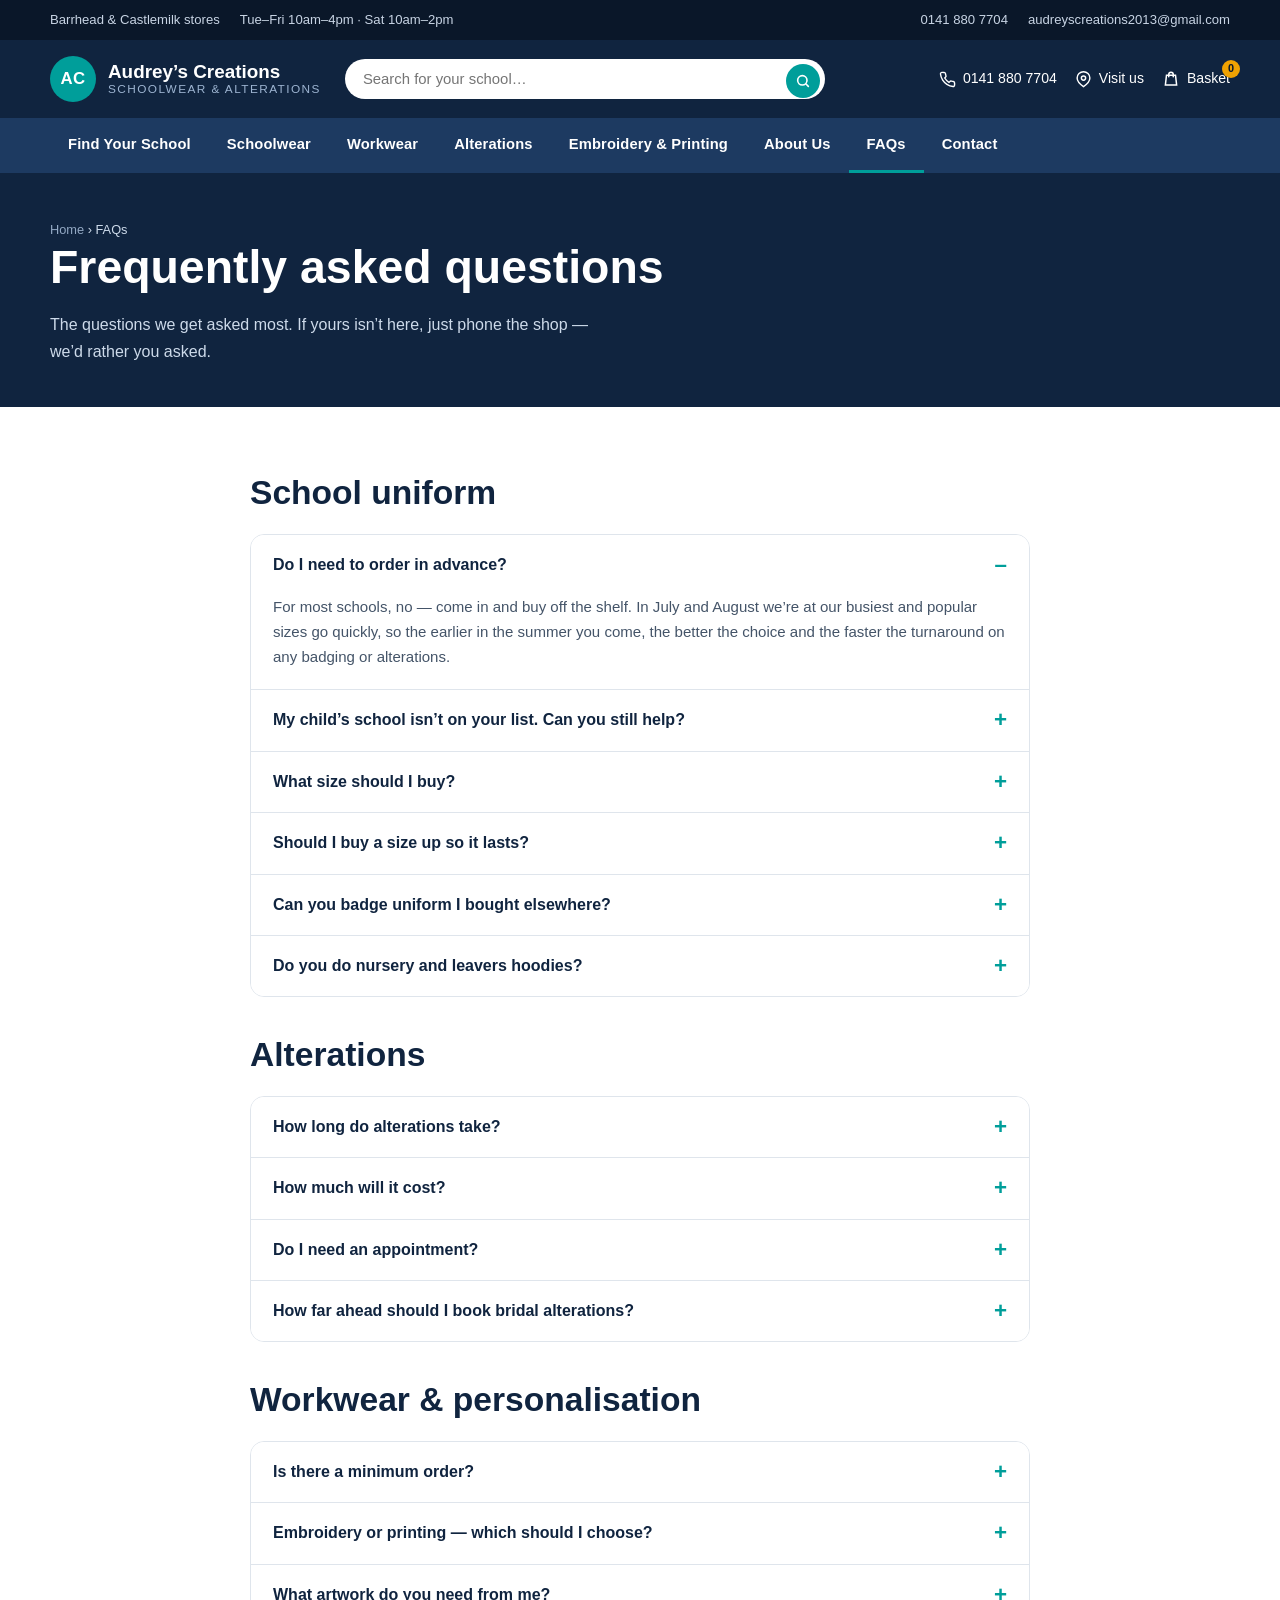
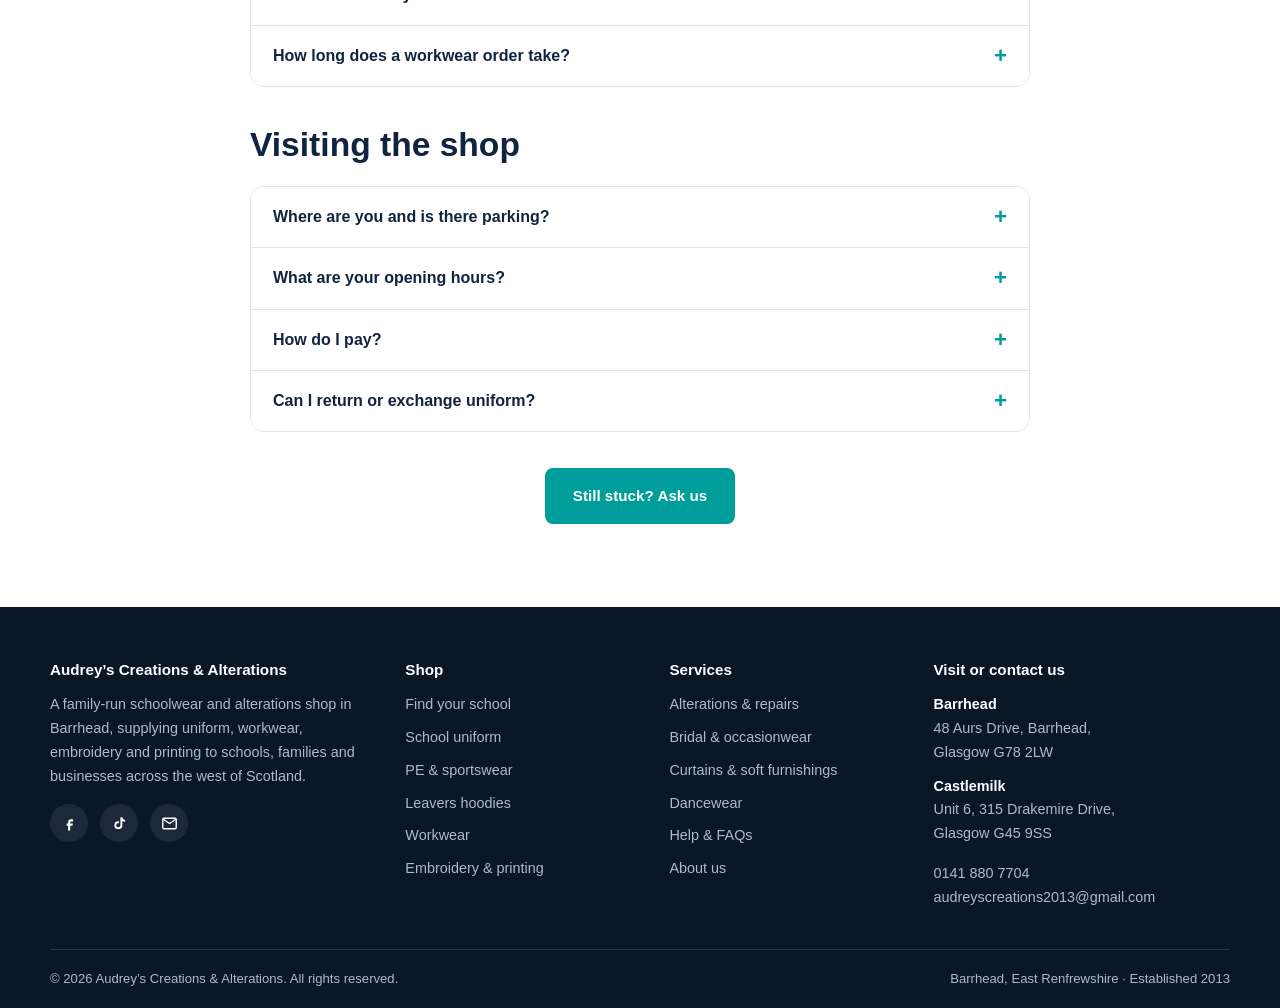
<file: faqs.html>
<!DOCTYPE html>
<html lang="en-GB">
<head>
<meta charset="utf-8">
<meta name="viewport" content="width=device-width, initial-scale=1">
<title>FAQs | Audrey&rsquo;s Creations Schoolwear, Barrhead</title>
<meta name="description" content="Common questions about school uniform, sizing, badging, alterations turnaround, workwear orders, payment and opening hours at Audrey's Creations in Barrhead.">
<meta name="theme-color" content="#10243f">
<meta property="og:title" content="FAQs | Audrey&rsquo;s Creations Schoolwear, Barrhead">
<meta property="og:description" content="Common questions about school uniform, sizing, badging, alterations turnaround, workwear orders, payment and opening hours at Audrey's Creations in Barrhead.">
<meta property="og:type" content="website">
<meta property="og:site_name" content="Audrey's Creations &amp; Alterations">
<link rel="icon" href="data:image/svg+xml,<svg xmlns='http://www.w3.org/2000/svg' viewBox='0 0 32 32'><rect width='32' height='32' rx='6' fill='%2310243f'/><text x='16' y='22' font-family='Arial' font-size='15' font-weight='bold' fill='%23009e9a' text-anchor='middle'>AC</text></svg>">
<link rel="stylesheet" href="assets/css/styles.css">
</head>
<body>
<a class="skip-link" href="#main">Skip to main content</a>
<div class="utility">
  <div class="wrap">
    <div class="utility-list">
      <span>Barrhead &amp; Castlemilk stores</span>
      <span>Tue&ndash;Fri 10am&ndash;4pm &middot; Sat 10am&ndash;2pm</span>
    </div>
    <div class="utility-list">
      <a href="tel:+441418807704">0141 880 7704</a>
      <a href="mailto:audreyscreations2013@gmail.com">audreyscreations2013@gmail.com</a>
    </div>
  </div>
</div>

<header class="site-header">
  <div class="wrap header-main">
    <a class="brand" href="index.html">
      <span class="brand-mark" aria-hidden="true">AC</span>
      <span class="brand-text">
        <span class="brand-name">Audrey&rsquo;s Creations</span>
        <span class="brand-sub">Schoolwear &amp; Alterations</span>
      </span>
    </a>

    <form class="header-search" role="search" data-finder="schools.html" action="schools.html">
      <label class="skip-link" for="header-school">Search for your school</label>
      <input id="header-school" name="school" type="search" placeholder="Search for your school&hellip;" autocomplete="off">
      <button type="submit" aria-label="Search schools">
        <svg width="16" height="16" viewBox="0 0 24 24" fill="none" stroke="currentColor" stroke-width="2.4" stroke-linecap="round"><circle cx="11" cy="11" r="7"/><path d="M20 20l-3.5-3.5"/></svg>
      </button>
    </form>

    <div class="header-actions">
      <a href="tel:+441418807704">
        <svg width="17" height="17" viewBox="0 0 24 24" fill="none" stroke="currentColor" stroke-width="2" stroke-linecap="round"><path d="M22 16.9v3a2 2 0 0 1-2.2 2 19.8 19.8 0 0 1-8.6-3.1 19.5 19.5 0 0 1-6-6A19.8 19.8 0 0 1 2.1 4.2 2 2 0 0 1 4.1 2h3a2 2 0 0 1 2 1.7c.1 1 .4 1.9.7 2.8a2 2 0 0 1-.5 2.1L8.1 9.9a16 16 0 0 0 6 6l1.3-1.2a2 2 0 0 1 2.1-.5c.9.3 1.8.6 2.8.7a2 2 0 0 1 1.7 2z"/></svg>
        <span class="label">0141 880 7704</span>
      </a>
      <a href="contact.html">
        <svg width="17" height="17" viewBox="0 0 24 24" fill="none" stroke="currentColor" stroke-width="2" stroke-linecap="round"><path d="M21 10c0 6-9 12-9 12S3 16 3 10a9 9 0 0 1 18 0z"/><circle cx="12" cy="10" r="3"/></svg>
        <span class="label">Visit us</span>
      </a>
      <a href="basket.html" class="basket-link" aria-label="Basket">
        <svg width="18" height="18" viewBox="0 0 24 24" fill="none" stroke="currentColor" stroke-width="2" stroke-linecap="round"><path d="M6 7h12l1.5 13h-15z"/><path d="M9 9V6a3 3 0 0 1 6 0v3"/></svg>
        <span class="label">Basket</span>
        <span class="basket-count" data-basket-count hidden>0</span>
      </a>
      <button class="nav-toggle" type="button" aria-expanded="false" aria-controls="primary-nav">Menu</button>
    </div>
  </div>

  <nav class="site-nav" id="primary-nav" aria-label="Primary">
    <div class="wrap">
      <ul>
        <li><a href="schools.html">Find Your School</a></li>
        <li><a href="schoolwear.html">Schoolwear</a></li>
        <li><a href="workwear.html">Workwear</a></li>
        <li><a href="alterations.html">Alterations</a></li>
        <li><a href="embroidery-printing.html">Embroidery & Printing</a></li>
        <li><a href="about.html">About Us</a></li>
        <li><a href="faqs.html" aria-current="page">FAQs</a></li>
        <li><a href="contact.html">Contact</a></li>
      </ul>
    </div>
  </nav>
</header>
<main id="main">

<section class="page-head">
  <div class="wrap">
    <p class="crumbs"><a href="index.html">Home</a> &rsaquo; FAQs</p>
    <h1>Frequently asked questions</h1>
    <p>The questions we get asked most. If yours isn&rsquo;t here, just phone the shop &mdash; we&rsquo;d rather you asked.</p>
  </div>
</section>

<section class="section">
  <div class="wrap narrow">

    <h2>School uniform</h2>
    <div class="accordion" style="margin-bottom:38px">
      <details open>
        <summary>Do I need to order in advance?</summary>
        <div class="acc-body"><p>For most schools, no &mdash; come in and buy off the shelf. In July and August we&rsquo;re at our busiest and popular sizes go quickly, so the earlier in the summer you come, the better the choice and the faster the turnaround on any badging or alterations.</p></div>
      </details>
      <details>
        <summary>My child&rsquo;s school isn&rsquo;t on your list. Can you still help?</summary>
        <div class="acc-body"><p>Almost always. The list on our <a href="schools.html">school finder</a> shows the crests we hold in stock. If yours isn&rsquo;t there, bring us the school&rsquo;s badge artwork (or ask the school office to email it) and we&rsquo;ll digitise it and badge the uniform to order.</p></div>
      </details>
      <details>
        <summary>What size should I buy?</summary>
        <div class="acc-body"><p>Come in and we&rsquo;ll measure. Brand sizing varies enormously and a chart can&rsquo;t tell you how a particular blazer sits on a particular child. There&rsquo;s a rough guide on our <a href="schoolwear.html">schoolwear page</a> if you want a starting point.</p></div>
      </details>
      <details>
        <summary>Should I buy a size up so it lasts?</summary>
        <div class="acc-body"><p>It&rsquo;s a good strategy if the garment is altered rather than left swimming on them. Buy the bigger size, let us turn up the sleeves and hem, and bring it back next year to be let down. It costs less than buying twice.</p></div>
      </details>
      <details>
        <summary>Can you badge uniform I bought elsewhere?</summary>
        <div class="acc-body"><p>Usually yes. Bring the garment in so we can check the fabric and the position &mdash; some technical and waterproof materials don&rsquo;t take embroidery well, and we&rsquo;d rather tell you that before we put a needle through it.</p></div>
      </details>
      <details>
        <summary>Do you do nursery and leavers hoodies?</summary>
        <div class="acc-body"><p>Both. Nursery polos, sweatshirts and cardigans from age 2 upwards, and leavers hoodies for P7 and S6 with the class list on the back. For leavers orders, please give us a few weeks in the summer term.</p></div>
      </details>
    </div>

    <h2>Alterations</h2>
    <div class="accordion" style="margin-bottom:38px">
      <details>
        <summary>How long do alterations take?</summary>
        <div class="acc-body"><p>Most everyday jobs &mdash; hems, zips, taking in &mdash; are back within the week. It&rsquo;s longer in July and August and in the run-up to prom season. Always tell us the date you need it for and we&rsquo;ll be straight with you about whether it&rsquo;s achievable.</p></div>
      </details>
      <details>
        <summary>How much will it cost?</summary>
        <div class="acc-body"><p>It depends entirely on the garment and the work. We quote when we see it, before we start, and there&rsquo;s no obligation. Bring it in or call us and describe the job for a rough idea.</p></div>
      </details>
      <details>
        <summary>Do I need an appointment?</summary>
        <div class="acc-body"><p>Not for everyday alterations &mdash; just come in during opening hours. Bridal, occasionwear and made-to-measure work is by appointment so we can give you the time and the fitting room properly.</p></div>
      </details>
      <details>
        <summary>How far ahead should I book bridal alterations?</summary>
        <div class="acc-body"><p>As soon as you have the dress. Bridal work usually needs two or three fittings, and the final one should be close to the wedding. Summer books up early, so please don&rsquo;t leave it to the last month.</p></div>
      </details>
    </div>

    <h2>Workwear &amp; personalisation</h2>
    <div class="accordion" style="margin-bottom:38px">
      <details>
        <summary>Is there a minimum order?</summary>
        <div class="acc-body"><p>No. We&rsquo;ll embroider one polo shirt if that&rsquo;s what you need. Larger quantities work out cheaper per item, but you&rsquo;re never forced into a box of fifty.</p></div>
      </details>
      <details>
        <summary>Embroidery or printing &mdash; which should I choose?</summary>
        <div class="acc-body"><p>Embroidery for anything that gets heavy wear and washing, and for a premium look: polos, fleeces, jackets, blazers. Vinyl printing for large back prints, squad numbers, fine detail and short runs. There&rsquo;s a fuller comparison on our <a href="embroidery-printing.html">embroidery and printing page</a>.</p></div>
      </details>
      <details>
        <summary>What artwork do you need from me?</summary>
        <div class="acc-body"><p>A vector file (AI, EPS, SVG or PDF) is ideal. A high-resolution PNG usually works. Even a clear photo of your signage gives us something to redraw from. Email it to <a href="mailto:audreyscreations2013@gmail.com">audreyscreations2013@gmail.com</a>.</p></div>
      </details>
      <details>
        <summary>How long does a workwear order take?</summary>
        <div class="acc-body"><p>Typically one to two weeks, depending on garment stock and quantity. Reorders are faster because your logo is already digitised and on file.</p></div>
      </details>
    </div>

    <h2>Visiting the shop</h2>
    <div class="accordion">
      <details>
        <summary>Where are you and is there parking?</summary>
        <div class="acc-body"><p>Our main shop is at 48 Aurs Drive, Barrhead, Glasgow G78 2LW, with parking nearby. We also have a store at Unit 6, 315 Drakemire Drive, Glasgow G45 9SS.</p></div>
      </details>
      <details>
        <summary>What are your opening hours?</summary>
        <div class="acc-body"><p>Barrhead is open Tuesday to Friday 10am&ndash;4pm and Saturday 10am&ndash;2pm, closed Sunday and Monday. Hours are extended during the summer uniform season, and Castlemilk hours vary &mdash; please call ahead if you&rsquo;re travelling.</p></div>
      </details>
      <details>
        <summary>How do I pay?</summary>
        <div class="acc-body"><p>We take card and cash in store. For larger workwear and school orders we&rsquo;ll usually take a deposit and settle the balance on collection. Ask us about invoicing for school and business accounts.</p></div>
      </details>
      <details>
        <summary>Can I return or exchange uniform?</summary>
        <div class="acc-body"><p>Unworn, unwashed items with tags still on can be exchanged &mdash; please keep your receipt and come back to us as soon as you can. Personalised and badged items and completed alterations can&rsquo;t be returned unless there&rsquo;s a fault, which is exactly why we fit everything before we badge it. This doesn&rsquo;t affect your statutory rights.</p></div>
      </details>
    </div>

    <p class="center" style="margin-top:36px">
      <a class="btn btn-primary" href="contact.html">Still stuck? Ask us</a>
    </p>

  </div>
</section>
</main>

<footer class="site-footer">
  <div class="wrap">
    <div class="footer-grid">
      <div>
        <h4>Audrey&rsquo;s Creations &amp; Alterations</h4>
        <p>A family-run schoolwear and alterations shop in Barrhead, supplying uniform, workwear, embroidery and printing to schools, families and businesses across the west of Scotland.</p>
        <div class="social">
          <a href="https://www.facebook.com/Audscreations/" aria-label="Audrey's Creations on Facebook" rel="noopener">
            <svg width="17" height="17" viewBox="0 0 24 24" fill="currentColor"><path d="M14 9h3V6h-3c-2.2 0-4 1.8-4 4v2H8v3h2v7h3v-7h3l1-3h-4v-2c0-.6.4-1 1-1z"/></svg>
          </a>
          <a href="https://www.tiktok.com/@acschoolwear" aria-label="A.C. Schoolwear on TikTok" rel="noopener">
            <svg width="17" height="17" viewBox="0 0 24 24" fill="currentColor"><path d="M16 3c.4 2.1 1.7 3.6 3.9 3.8v2.7c-1.4.1-2.7-.3-3.9-1.1v5.9a5.6 5.6 0 1 1-5.6-5.6c.3 0 .6 0 .9.1v2.8a2.9 2.9 0 1 0 2 2.7V3H16z"/></svg>
          </a>
          <a href="mailto:audreyscreations2013@gmail.com" aria-label="Email Audrey's Creations">
            <svg width="17" height="17" viewBox="0 0 24 24" fill="none" stroke="currentColor" stroke-width="2"><rect x="2.5" y="4.5" width="19" height="15" rx="2"/><path d="M3 6l9 6 9-6"/></svg>
          </a>
        </div>
      </div>

      <div>
        <h4>Shop</h4>
        <ul>
          <li><a href="schools.html">Find your school</a></li>
          <li><a href="schoolwear.html">School uniform</a></li>
          <li><a href="schoolwear.html#pe">PE &amp; sportswear</a></li>
          <li><a href="schoolwear.html#leavers">Leavers hoodies</a></li>
          <li><a href="workwear.html">Workwear</a></li>
          <li><a href="embroidery-printing.html">Embroidery &amp; printing</a></li>
        </ul>
      </div>

      <div>
        <h4>Services</h4>
        <ul>
          <li><a href="alterations.html">Alterations &amp; repairs</a></li>
          <li><a href="alterations.html#bridal">Bridal &amp; occasionwear</a></li>
          <li><a href="alterations.html#curtains">Curtains &amp; soft furnishings</a></li>
          <li><a href="schoolwear.html#dancewear">Dancewear</a></li>
          <li><a href="faqs.html">Help &amp; FAQs</a></li>
          <li><a href="about.html">About us</a></li>
        </ul>
      </div>

      <div>
        <h4>Visit or contact us</h4>
        <p class="mb-0"><strong style="color:#fff">Barrhead</strong><br>
        48 Aurs Drive, Barrhead,<br>Glasgow G78 2LW</p>
        <p style="margin-top:10px"><strong style="color:#fff">Castlemilk</strong><br>
        Unit 6, 315 Drakemire Drive,<br>Glasgow G45 9SS</p>
        <p class="mb-0">
          <a href="tel:+441418807704">0141 880 7704</a><br>
          <a href="mailto:audreyscreations2013@gmail.com">audreyscreations2013@gmail.com</a>
        </p>
      </div>
    </div>

    <div class="footer-bottom">
      <span>&copy; <span data-year>2026</span> Audrey&rsquo;s Creations &amp; Alterations. All rights reserved.</span>
      <span>Barrhead, East Renfrewshire &middot; Established 2013</span>
    </div>
  </div>
</footer>

<script src="assets/js/catalog.js"></script>
<script src="assets/js/shop.js"></script>
<script src="assets/js/main.js"></script>
</body>
</html>
</file>
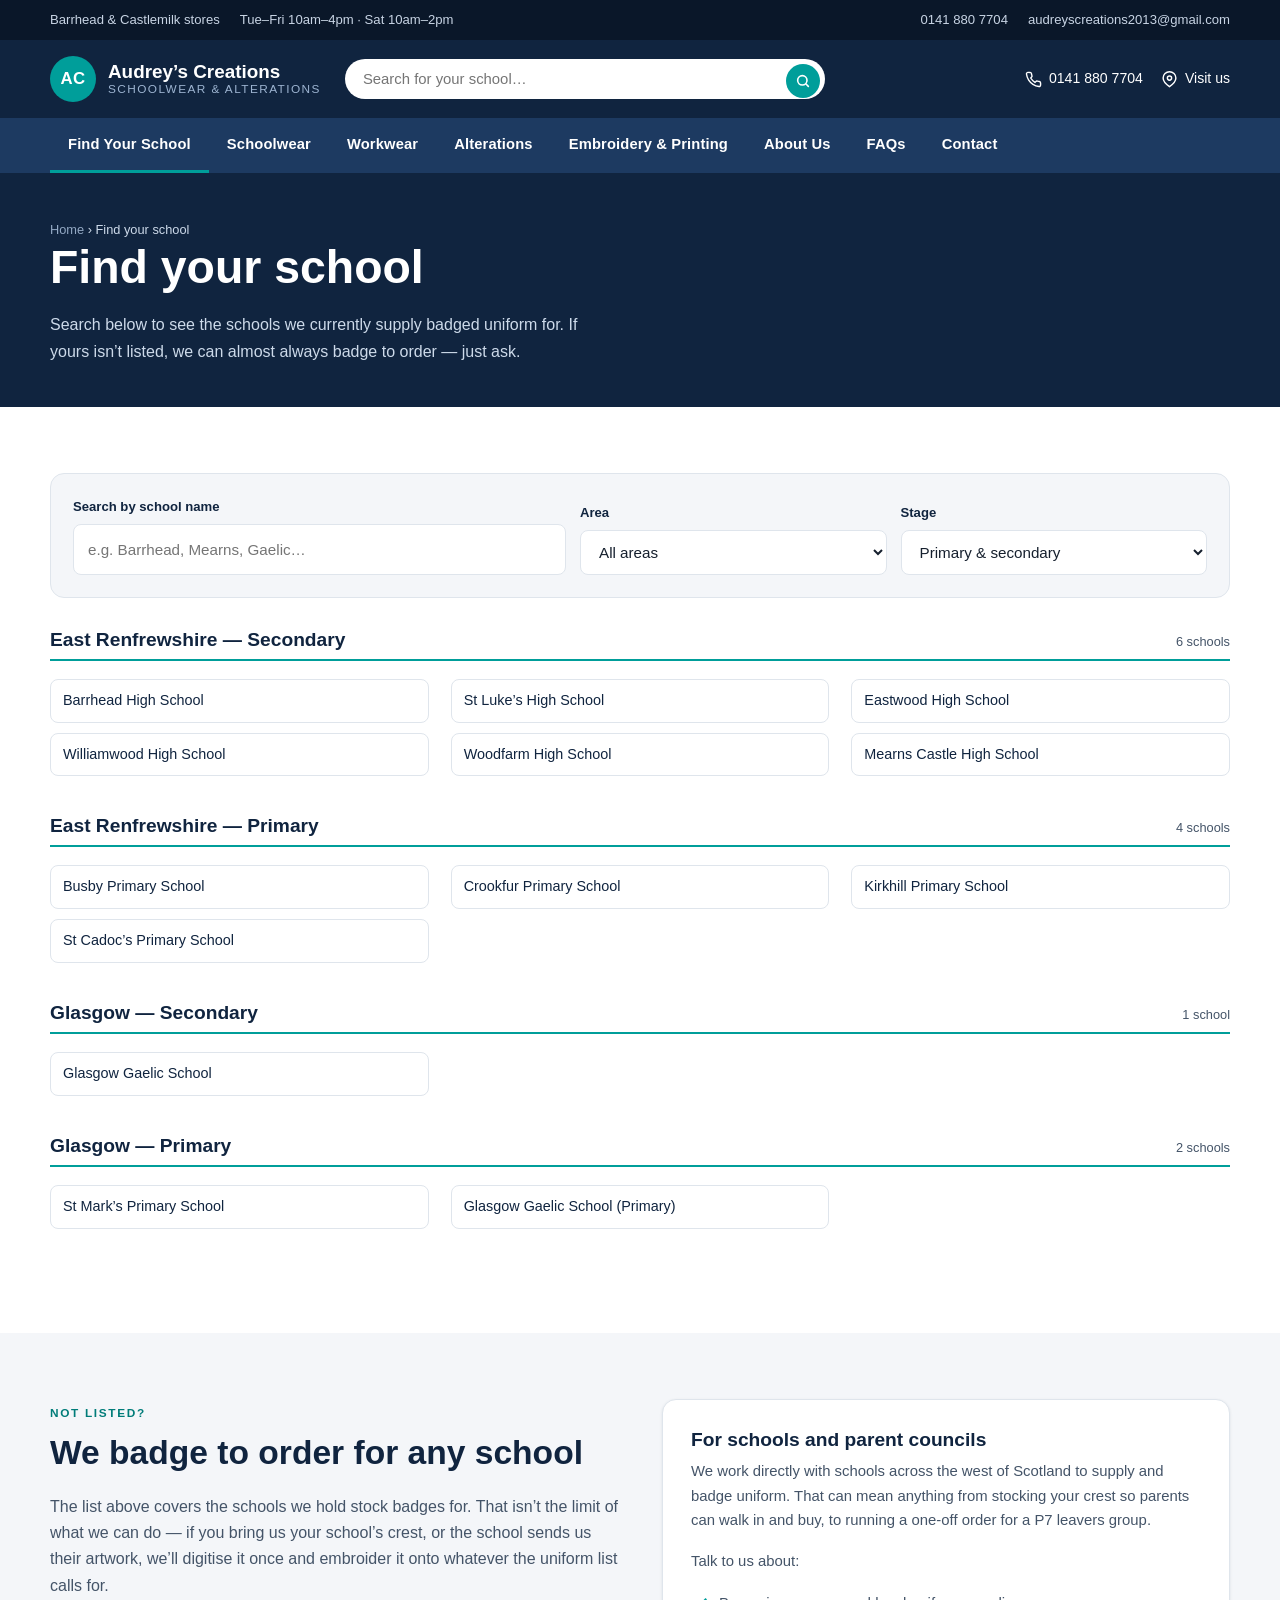
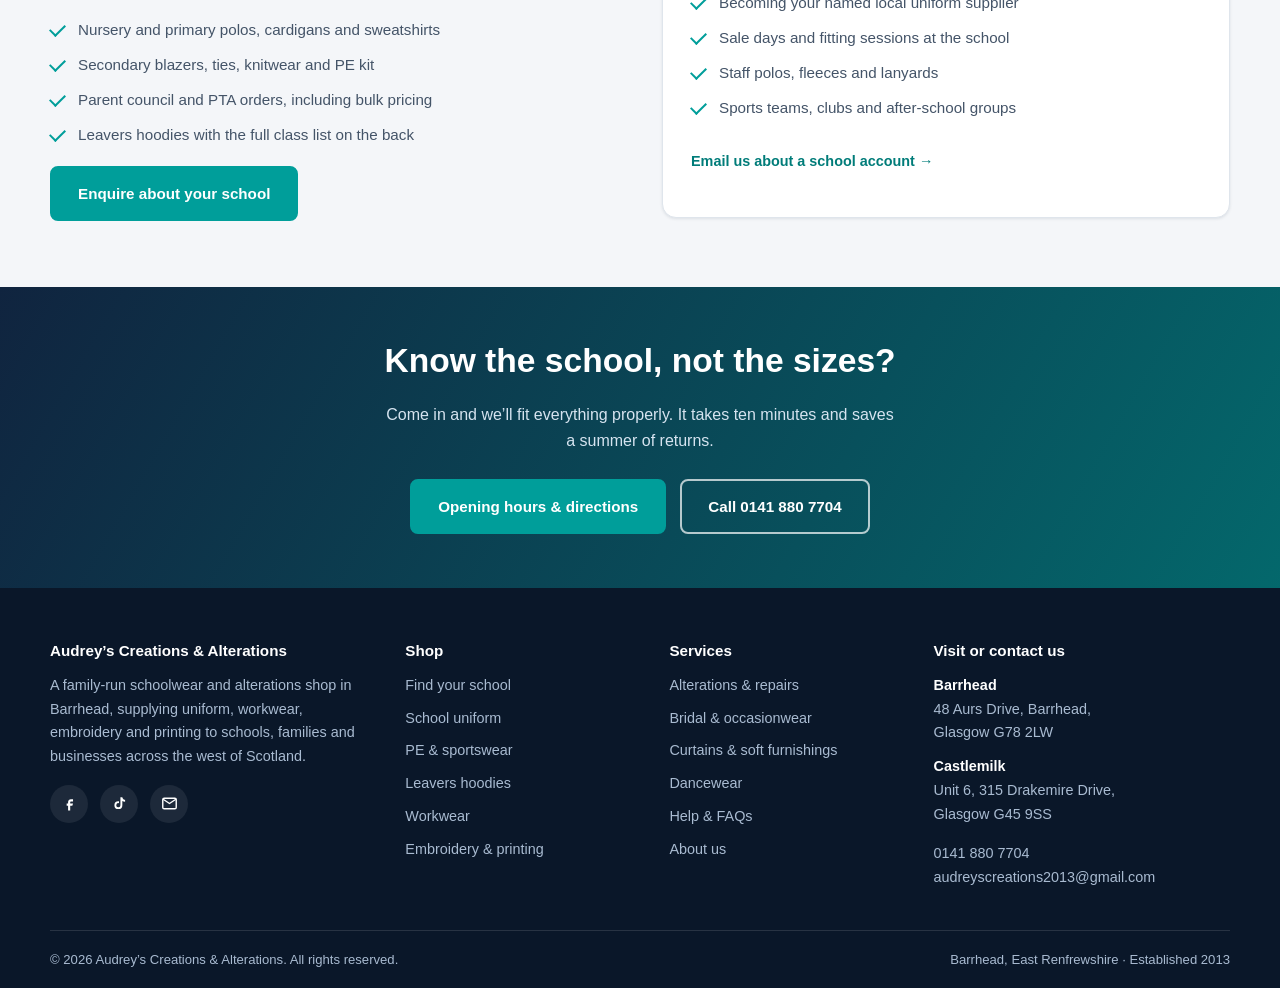
<file: schools.html>
<!DOCTYPE html>
<html lang="en-GB">
<head>
<meta charset="utf-8">
<meta name="viewport" content="width=device-width, initial-scale=1">
<title>Find Your School | Audrey&rsquo;s Creations Schoolwear, Barrhead</title>
<meta name="description" content="Search the schools we supply badged uniform for across East Renfrewshire, Glasgow, Renfrewshire and Edinburgh. Can't see your school? We badge to order.">
<meta name="theme-color" content="#10243f">
<meta property="og:title" content="Find Your School | Audrey&rsquo;s Creations Schoolwear, Barrhead">
<meta property="og:description" content="Search the schools we supply badged uniform for across East Renfrewshire, Glasgow, Renfrewshire and Edinburgh. Can't see your school? We badge to order.">
<meta property="og:type" content="website">
<meta property="og:site_name" content="Audrey's Creations &amp; Alterations">
<link rel="icon" href="data:image/svg+xml,<svg xmlns='http://www.w3.org/2000/svg' viewBox='0 0 32 32'><rect width='32' height='32' rx='6' fill='%2310243f'/><text x='16' y='22' font-family='Arial' font-size='15' font-weight='bold' fill='%23009e9a' text-anchor='middle'>AC</text></svg>">
<link rel="stylesheet" href="assets/css/styles.css">
</head>
<body>
<a class="skip-link" href="#main">Skip to main content</a>
<div class="utility">
  <div class="wrap">
    <div class="utility-list">
      <span>Barrhead &amp; Castlemilk stores</span>
      <span>Tue&ndash;Fri 10am&ndash;4pm &middot; Sat 10am&ndash;2pm</span>
    </div>
    <div class="utility-list">
      <a href="tel:+441418807704">0141 880 7704</a>
      <a href="mailto:audreyscreations2013@gmail.com">audreyscreations2013@gmail.com</a>
    </div>
  </div>
</div>

<header class="site-header">
  <div class="wrap header-main">
    <a class="brand" href="index.html">
      <span class="brand-mark" aria-hidden="true">AC</span>
      <span class="brand-text">
        <span class="brand-name">Audrey&rsquo;s Creations</span>
        <span class="brand-sub">Schoolwear &amp; Alterations</span>
      </span>
    </a>

    <form class="header-search" role="search" data-finder="schools.html" action="schools.html">
      <label class="skip-link" for="header-school">Search for your school</label>
      <input id="header-school" name="school" type="search" placeholder="Search for your school&hellip;" autocomplete="off">
      <button type="submit" aria-label="Search schools">
        <svg width="16" height="16" viewBox="0 0 24 24" fill="none" stroke="currentColor" stroke-width="2.4" stroke-linecap="round"><circle cx="11" cy="11" r="7"/><path d="M20 20l-3.5-3.5"/></svg>
      </button>
    </form>

    <div class="header-actions">
      <a href="tel:+441418807704">
        <svg width="17" height="17" viewBox="0 0 24 24" fill="none" stroke="currentColor" stroke-width="2" stroke-linecap="round"><path d="M22 16.9v3a2 2 0 0 1-2.2 2 19.8 19.8 0 0 1-8.6-3.1 19.5 19.5 0 0 1-6-6A19.8 19.8 0 0 1 2.1 4.2 2 2 0 0 1 4.1 2h3a2 2 0 0 1 2 1.7c.1 1 .4 1.9.7 2.8a2 2 0 0 1-.5 2.1L8.1 9.9a16 16 0 0 0 6 6l1.3-1.2a2 2 0 0 1 2.1-.5c.9.3 1.8.6 2.8.7a2 2 0 0 1 1.7 2z"/></svg>
        <span class="label">0141 880 7704</span>
      </a>
      <a href="contact.html">
        <svg width="17" height="17" viewBox="0 0 24 24" fill="none" stroke="currentColor" stroke-width="2" stroke-linecap="round"><path d="M21 10c0 6-9 12-9 12S3 16 3 10a9 9 0 0 1 18 0z"/><circle cx="12" cy="10" r="3"/></svg>
        <span class="label">Visit us</span>
      </a>
      <button class="nav-toggle" type="button" aria-expanded="false" aria-controls="primary-nav">Menu</button>
    </div>
  </div>

  <nav class="site-nav" id="primary-nav" aria-label="Primary">
    <div class="wrap">
      <ul>
        <li><a href="schools.html" aria-current="page">Find Your School</a></li>
        <li><a href="schoolwear.html">Schoolwear</a></li>
        <li><a href="workwear.html">Workwear</a></li>
        <li><a href="alterations.html">Alterations</a></li>
        <li><a href="embroidery-printing.html">Embroidery & Printing</a></li>
        <li><a href="about.html">About Us</a></li>
        <li><a href="faqs.html">FAQs</a></li>
        <li><a href="contact.html">Contact</a></li>
      </ul>
    </div>
  </nav>
</header>
<main id="main">

<section class="page-head">
  <div class="wrap">
    <p class="crumbs"><a href="index.html">Home</a> &rsaquo; Find your school</p>
    <h1>Find your school</h1>
    <p>Search below to see the schools we currently supply badged uniform for. If yours isn&rsquo;t listed, we can almost always badge to order &mdash; just ask.</p>
  </div>
</section>

<section class="section">
  <div class="wrap">

    <form class="school-toolbar" role="search" onsubmit="return false">
      <div class="fieldset" style="flex:2 1 320px">
        <label for="school-search">Search by school name</label>
        <input class="field" id="school-search" type="search" placeholder="e.g. Barrhead, Mearns, Gaelic&hellip;" autocomplete="off">
      </div>
      <div class="fieldset">
        <label for="school-region">Area</label>
        <select class="field" id="school-region">
          <option value="all">All areas</option>
          <option value="east-renfrewshire">East Renfrewshire</option>
          <option value="glasgow">Glasgow</option>
          <option value="renfrewshire">Renfrewshire</option>
          <option value="other">Edinburgh &amp; elsewhere</option>
        </select>
      </div>
      <div class="fieldset">
        <label for="school-stage">Stage</label>
        <select class="field" id="school-stage">
          <option value="all">Primary &amp; secondary</option>
          <option value="secondary">Secondary</option>
          <option value="primary">Primary</option>
          <option value="nursery">Nursery</option>
        </select>
      </div>
    </form>

    <div class="school-group" data-region="east-renfrewshire" data-stage="secondary">
      <h3>East Renfrewshire &mdash; Secondary <span data-count></span></h3>
      <ul class="school-list">
        <li><a href="contact.html?school=Barrhead High School">Barrhead High School</a></li>
        <li><a href="contact.html?school=St Luke's High School">St Luke&rsquo;s High School</a></li>
        <li><a href="contact.html?school=Eastwood High School">Eastwood High School</a></li>
        <li><a href="contact.html?school=Williamwood High School">Williamwood High School</a></li>
        <li><a href="contact.html?school=Woodfarm High School">Woodfarm High School</a></li>
        <li><a href="contact.html?school=Mearns Castle High School">Mearns Castle High School</a></li>
      </ul>
    </div>

    <div class="school-group" data-region="east-renfrewshire" data-stage="primary">
      <h3>East Renfrewshire &mdash; Primary <span data-count></span></h3>
      <ul class="school-list">
        <li><a href="contact.html?school=Busby Primary School">Busby Primary School</a></li>
        <li><a href="contact.html?school=Crookfur Primary School">Crookfur Primary School</a></li>
        <li><a href="contact.html?school=Kirkhill Primary School">Kirkhill Primary School</a></li>
        <li><a href="contact.html?school=St Cadoc's Primary School">St Cadoc&rsquo;s Primary School</a></li>
      </ul>
    </div>

    <div class="school-group" data-region="glasgow" data-stage="secondary">
      <h3>Glasgow &mdash; Secondary <span data-count></span></h3>
      <ul class="school-list">
        <li><a href="contact.html?school=Glasgow Gaelic School">Glasgow Gaelic School</a></li>
      </ul>
    </div>

    <div class="school-group" data-region="glasgow" data-stage="primary">
      <h3>Glasgow &mdash; Primary <span data-count></span></h3>
      <ul class="school-list">
        <li><a href="contact.html?school=St Mark's Primary School">St Mark&rsquo;s Primary School</a></li>
        <li><a href="contact.html?school=Glasgow Gaelic School (Primary)">Glasgow Gaelic School (Primary)</a></li>
      </ul>
    </div>

    <div id="school-empty" class="no-results" hidden>
      <h3>No schools matched that search</h3>
      <p>Try a shorter search term, or clear the area and stage filters. If your school genuinely isn&rsquo;t on our list, we can still help &mdash; we badge to order.</p>
      <a class="btn btn-primary" href="contact.html">Ask about your school</a>
    </div>

  </div>
</section>

<section class="section section-alt">
  <div class="wrap">
    <div class="grid grid-2" style="gap:44px;align-items:start">
      <div>
        <span class="eyebrow">Not listed?</span>
        <h2>We badge to order for any school</h2>
        <p>The list above covers the schools we hold stock badges for. That isn&rsquo;t the limit of what we can do &mdash; if you bring us your school&rsquo;s crest, or the school sends us their artwork, we&rsquo;ll digitise it once and embroider it onto whatever the uniform list calls for.</p>
        <ul class="list-check">
          <li>Nursery and primary polos, cardigans and sweatshirts</li>
          <li>Secondary blazers, ties, knitwear and PE kit</li>
          <li>Parent council and PTA orders, including bulk pricing</li>
          <li>Leavers hoodies with the full class list on the back</li>
        </ul>
        <a class="btn btn-primary" href="contact.html">Enquire about your school</a>
      </div>
      <div class="card">
        <h3>For schools and parent councils</h3>
        <p>We work directly with schools across the west of Scotland to supply and badge uniform. That can mean anything from stocking your crest so parents can walk in and buy, to running a one-off order for a P7 leavers group.</p>
        <p>Talk to us about:</p>
        <ul class="list-check">
          <li>Becoming your named local uniform supplier</li>
          <li>Sale days and fitting sessions at the school</li>
          <li>Staff polos, fleeces and lanyards</li>
          <li>Sports teams, clubs and after-school groups</li>
        </ul>
        <p class="card-link"><a href="mailto:audreyscreations2013@gmail.com">Email us about a school account &rarr;</a></p>
      </div>
    </div>
  </div>
</section>

<section class="cta-band">
  <div class="wrap">
    <h2>Know the school, not the sizes?</h2>
    <p>Come in and we&rsquo;ll fit everything properly. It takes ten minutes and saves a summer of returns.</p>
    <div class="cta-actions">
      <a class="btn btn-primary" href="contact.html">Opening hours &amp; directions</a>
      <a class="btn btn-ghost" href="tel:+441418807704">Call 0141 880 7704</a>
    </div>
  </div>
</section>
</main>

<footer class="site-footer">
  <div class="wrap">
    <div class="footer-grid">
      <div>
        <h4>Audrey&rsquo;s Creations &amp; Alterations</h4>
        <p>A family-run schoolwear and alterations shop in Barrhead, supplying uniform, workwear, embroidery and printing to schools, families and businesses across the west of Scotland.</p>
        <div class="social">
          <a href="https://www.facebook.com/Audscreations/" aria-label="Audrey's Creations on Facebook" rel="noopener">
            <svg width="17" height="17" viewBox="0 0 24 24" fill="currentColor"><path d="M14 9h3V6h-3c-2.2 0-4 1.8-4 4v2H8v3h2v7h3v-7h3l1-3h-4v-2c0-.6.4-1 1-1z"/></svg>
          </a>
          <a href="https://www.tiktok.com/@acschoolwear" aria-label="A.C. Schoolwear on TikTok" rel="noopener">
            <svg width="17" height="17" viewBox="0 0 24 24" fill="currentColor"><path d="M16 3c.4 2.1 1.7 3.6 3.9 3.8v2.7c-1.4.1-2.7-.3-3.9-1.1v5.9a5.6 5.6 0 1 1-5.6-5.6c.3 0 .6 0 .9.1v2.8a2.9 2.9 0 1 0 2 2.7V3H16z"/></svg>
          </a>
          <a href="mailto:audreyscreations2013@gmail.com" aria-label="Email Audrey's Creations">
            <svg width="17" height="17" viewBox="0 0 24 24" fill="none" stroke="currentColor" stroke-width="2"><rect x="2.5" y="4.5" width="19" height="15" rx="2"/><path d="M3 6l9 6 9-6"/></svg>
          </a>
        </div>
      </div>

      <div>
        <h4>Shop</h4>
        <ul>
          <li><a href="schools.html">Find your school</a></li>
          <li><a href="schoolwear.html">School uniform</a></li>
          <li><a href="schoolwear.html#pe">PE &amp; sportswear</a></li>
          <li><a href="schoolwear.html#leavers">Leavers hoodies</a></li>
          <li><a href="workwear.html">Workwear</a></li>
          <li><a href="embroidery-printing.html">Embroidery &amp; printing</a></li>
        </ul>
      </div>

      <div>
        <h4>Services</h4>
        <ul>
          <li><a href="alterations.html">Alterations &amp; repairs</a></li>
          <li><a href="alterations.html#bridal">Bridal &amp; occasionwear</a></li>
          <li><a href="alterations.html#curtains">Curtains &amp; soft furnishings</a></li>
          <li><a href="schoolwear.html#dancewear">Dancewear</a></li>
          <li><a href="faqs.html">Help &amp; FAQs</a></li>
          <li><a href="about.html">About us</a></li>
        </ul>
      </div>

      <div>
        <h4>Visit or contact us</h4>
        <p class="mb-0"><strong style="color:#fff">Barrhead</strong><br>
        48 Aurs Drive, Barrhead,<br>Glasgow G78 2LW</p>
        <p style="margin-top:10px"><strong style="color:#fff">Castlemilk</strong><br>
        Unit 6, 315 Drakemire Drive,<br>Glasgow G45 9SS</p>
        <p class="mb-0">
          <a href="tel:+441418807704">0141 880 7704</a><br>
          <a href="mailto:audreyscreations2013@gmail.com">audreyscreations2013@gmail.com</a>
        </p>
      </div>
    </div>

    <div class="footer-bottom">
      <span>&copy; <span data-year>2026</span> Audrey&rsquo;s Creations &amp; Alterations. All rights reserved.</span>
      <span>Barrhead, East Renfrewshire &middot; Established 2013</span>
    </div>
  </div>
</footer>

<script src="assets/js/main.js"></script>
</body>
</html>
</file>
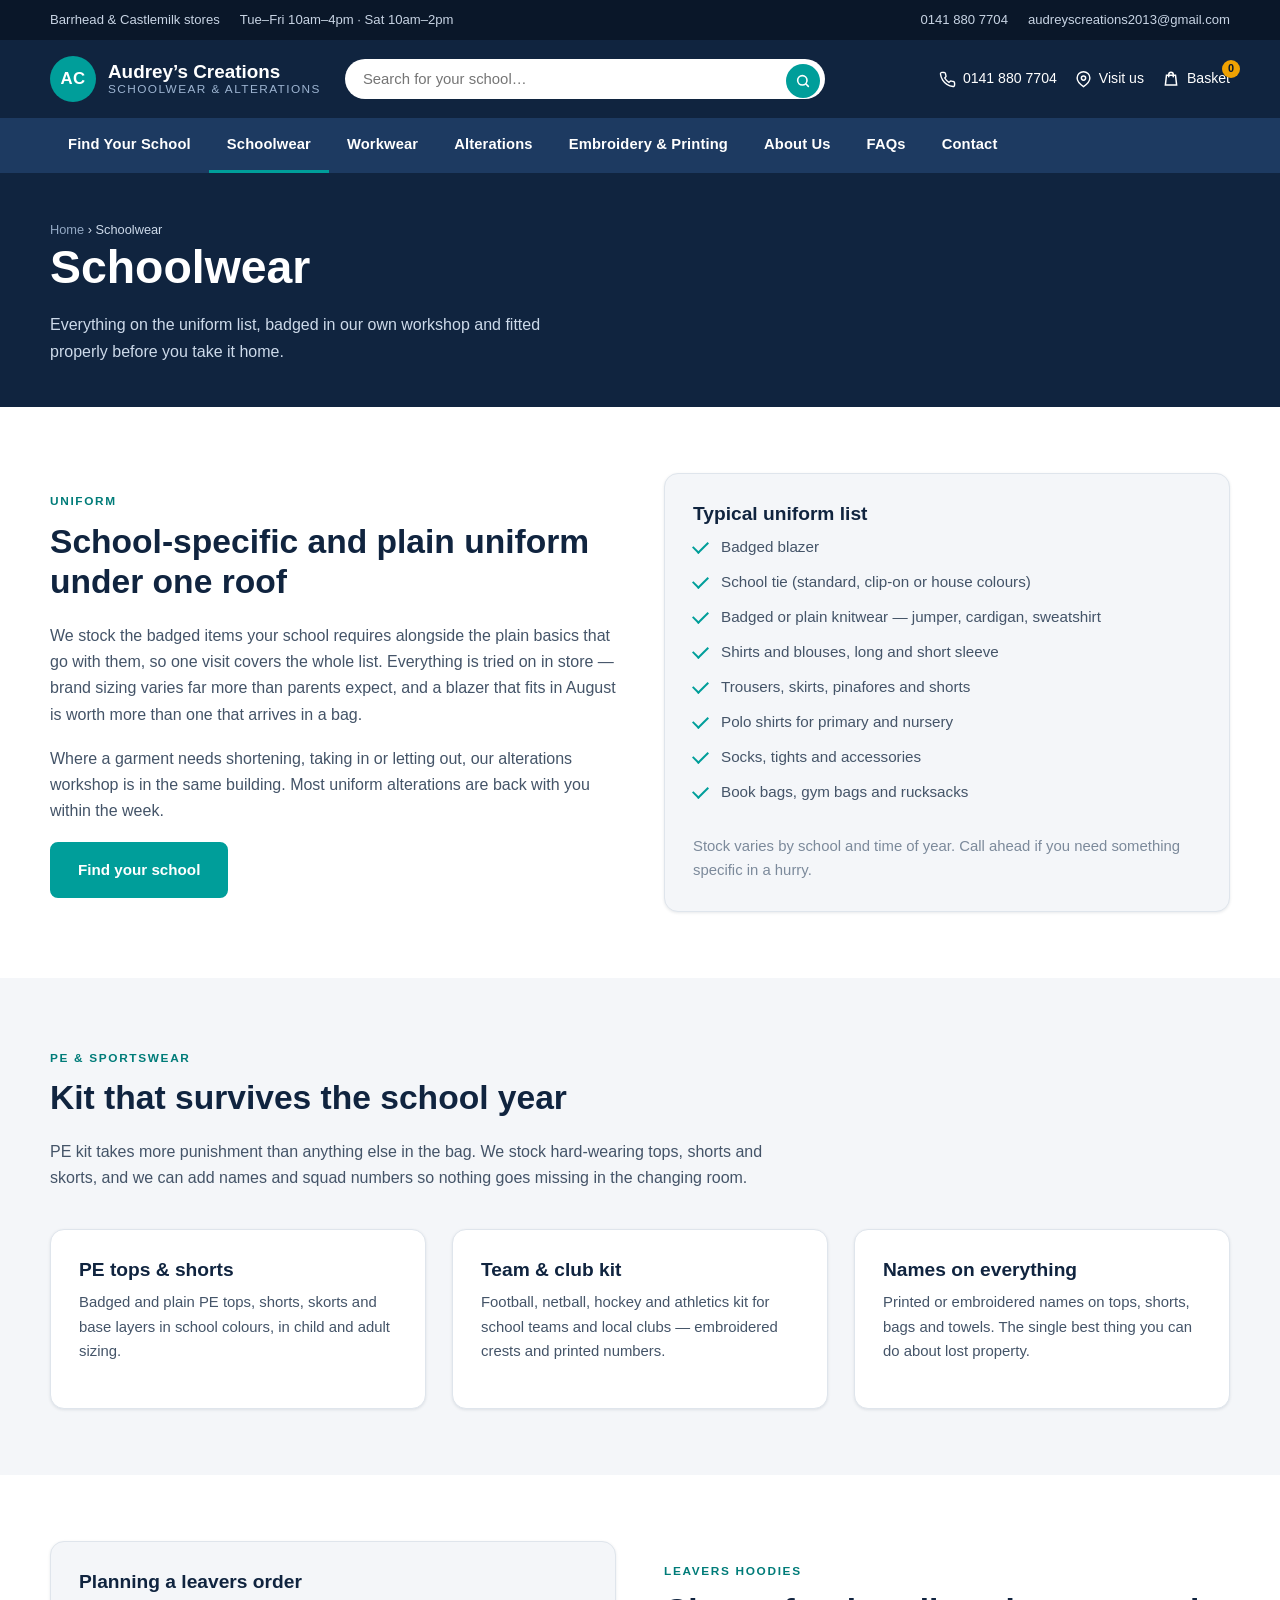
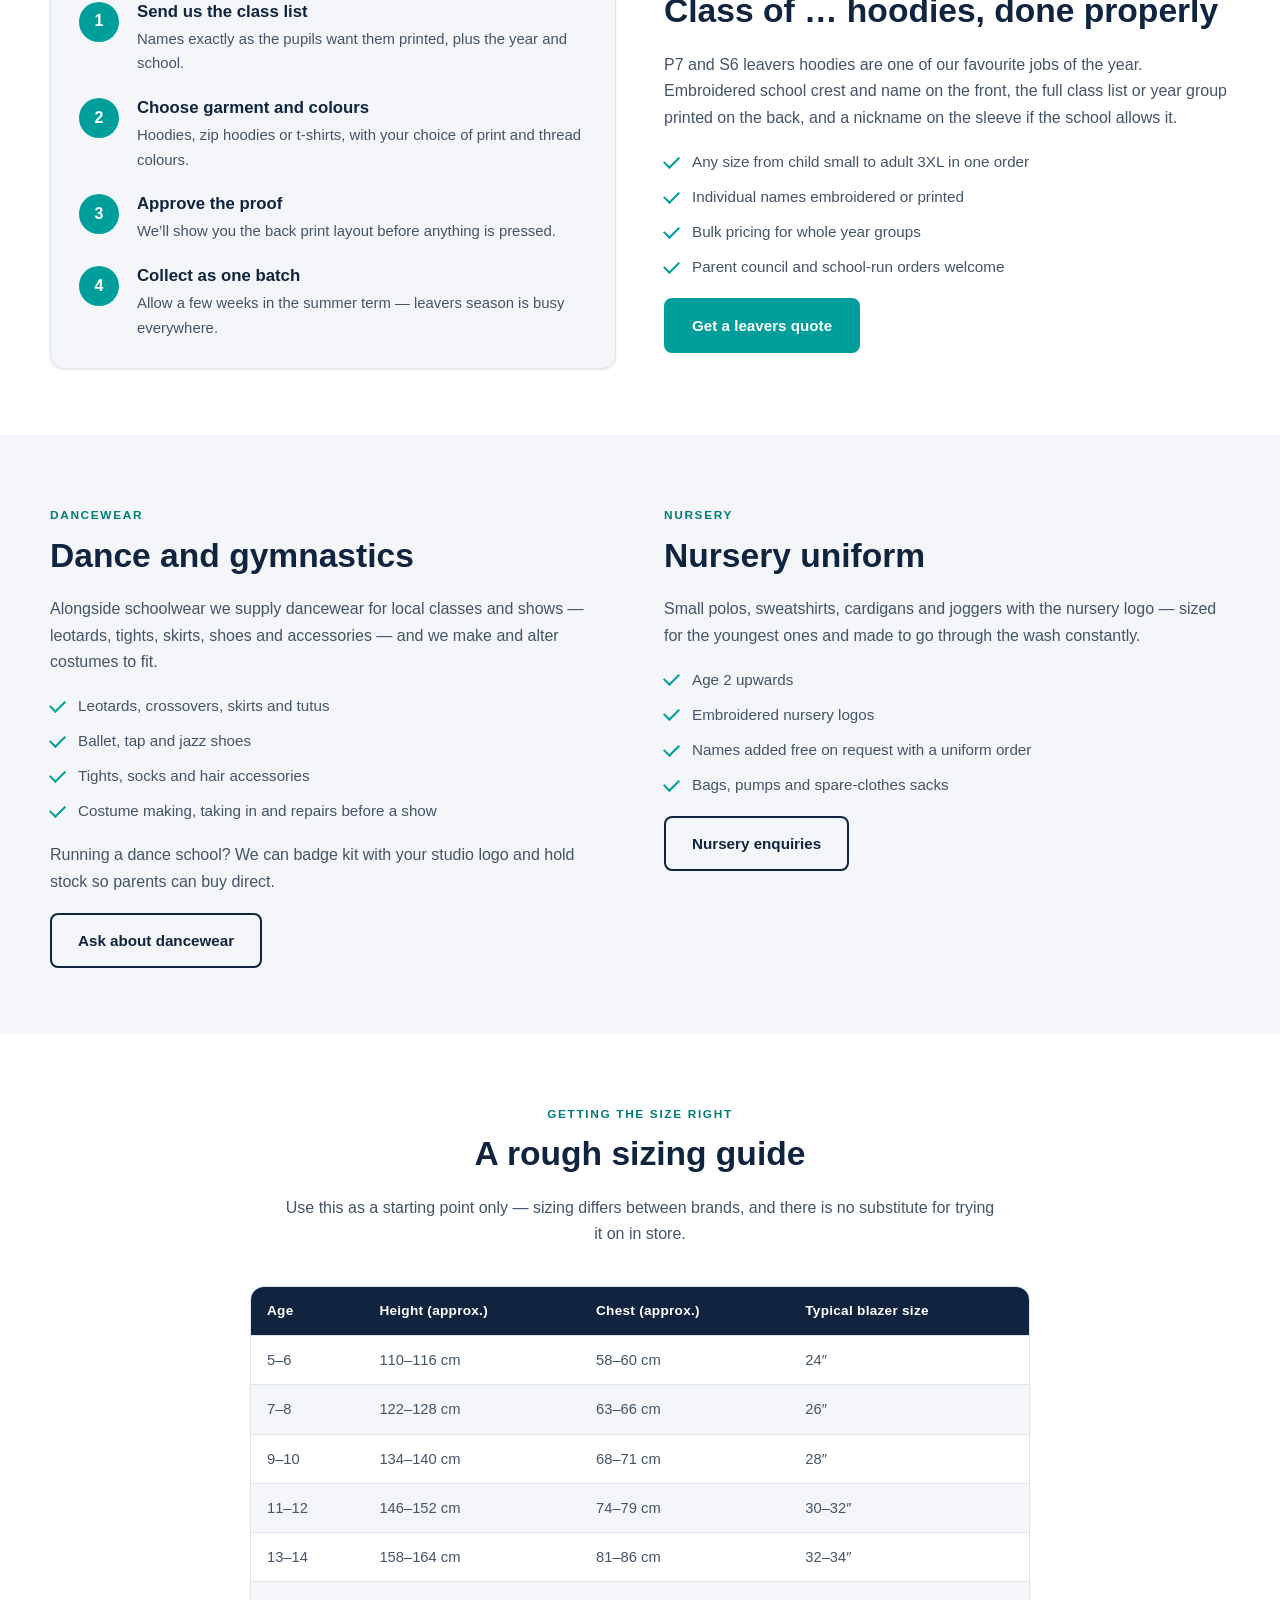
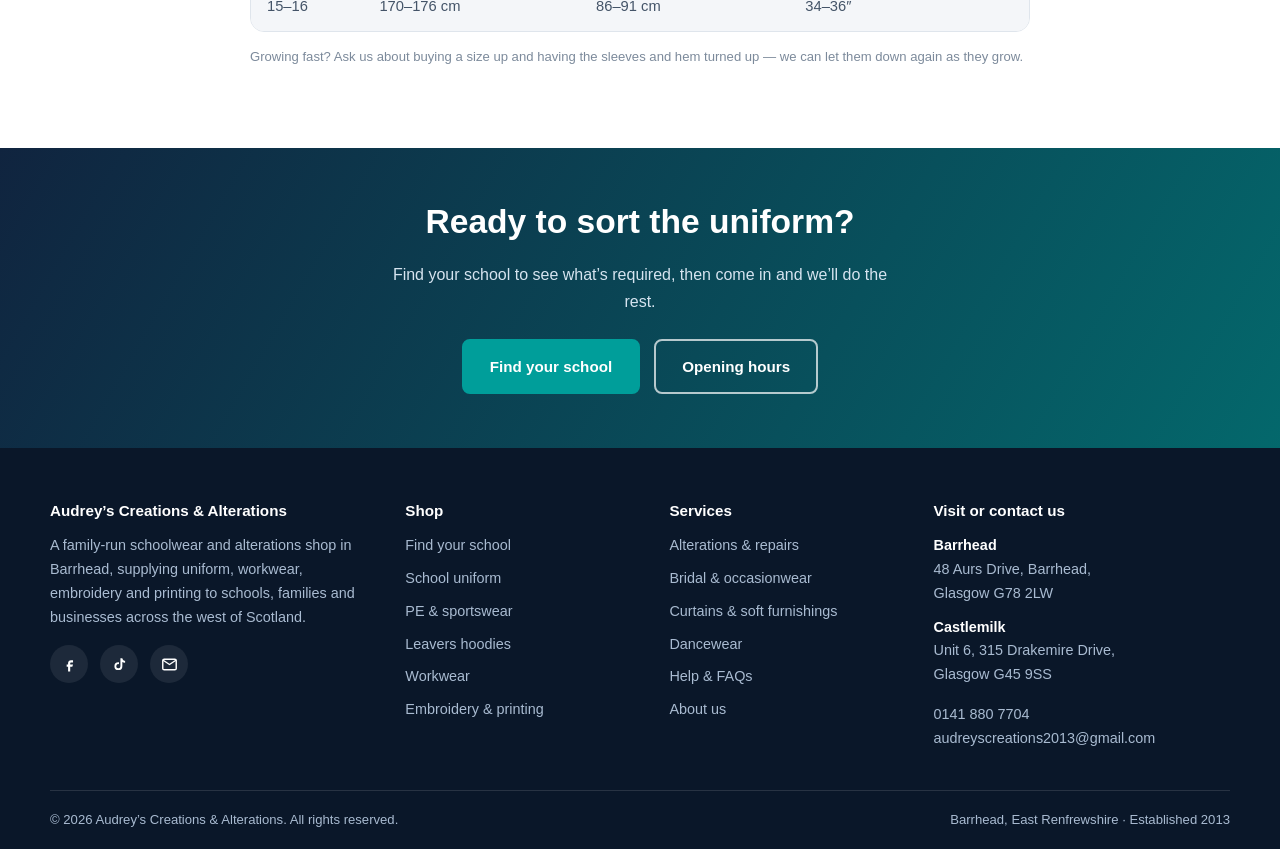
<file: schoolwear.html>
<!DOCTYPE html>
<html lang="en-GB">
<head>
<meta charset="utf-8">
<meta name="viewport" content="width=device-width, initial-scale=1">
<title>School Uniform, PE Kit &amp; Leavers Hoodies | Audrey&rsquo;s Creations, Barrhead</title>
<meta name="description" content="Badged blazers, ties, knitwear, shirts, PE kit, dancewear and leavers hoodies for schools across East Renfrewshire and Glasgow. Fitted in store in Barrhead.">
<meta name="theme-color" content="#10243f">
<meta property="og:title" content="School Uniform, PE Kit &amp; Leavers Hoodies | Audrey&rsquo;s Creations, Barrhead">
<meta property="og:description" content="Badged blazers, ties, knitwear, shirts, PE kit, dancewear and leavers hoodies for schools across East Renfrewshire and Glasgow. Fitted in store in Barrhead.">
<meta property="og:type" content="website">
<meta property="og:site_name" content="Audrey's Creations &amp; Alterations">
<link rel="icon" href="data:image/svg+xml,<svg xmlns='http://www.w3.org/2000/svg' viewBox='0 0 32 32'><rect width='32' height='32' rx='6' fill='%2310243f'/><text x='16' y='22' font-family='Arial' font-size='15' font-weight='bold' fill='%23009e9a' text-anchor='middle'>AC</text></svg>">
<link rel="stylesheet" href="assets/css/styles.css">
</head>
<body>
<a class="skip-link" href="#main">Skip to main content</a>
<div class="utility">
  <div class="wrap">
    <div class="utility-list">
      <span>Barrhead &amp; Castlemilk stores</span>
      <span>Tue&ndash;Fri 10am&ndash;4pm &middot; Sat 10am&ndash;2pm</span>
    </div>
    <div class="utility-list">
      <a href="tel:+441418807704">0141 880 7704</a>
      <a href="mailto:audreyscreations2013@gmail.com">audreyscreations2013@gmail.com</a>
    </div>
  </div>
</div>

<header class="site-header">
  <div class="wrap header-main">
    <a class="brand" href="index.html">
      <span class="brand-mark" aria-hidden="true">AC</span>
      <span class="brand-text">
        <span class="brand-name">Audrey&rsquo;s Creations</span>
        <span class="brand-sub">Schoolwear &amp; Alterations</span>
      </span>
    </a>

    <form class="header-search" role="search" data-finder="schools.html" action="schools.html">
      <label class="skip-link" for="header-school">Search for your school</label>
      <input id="header-school" name="school" type="search" placeholder="Search for your school&hellip;" autocomplete="off">
      <button type="submit" aria-label="Search schools">
        <svg width="16" height="16" viewBox="0 0 24 24" fill="none" stroke="currentColor" stroke-width="2.4" stroke-linecap="round"><circle cx="11" cy="11" r="7"/><path d="M20 20l-3.5-3.5"/></svg>
      </button>
    </form>

    <div class="header-actions">
      <a href="tel:+441418807704">
        <svg width="17" height="17" viewBox="0 0 24 24" fill="none" stroke="currentColor" stroke-width="2" stroke-linecap="round"><path d="M22 16.9v3a2 2 0 0 1-2.2 2 19.8 19.8 0 0 1-8.6-3.1 19.5 19.5 0 0 1-6-6A19.8 19.8 0 0 1 2.1 4.2 2 2 0 0 1 4.1 2h3a2 2 0 0 1 2 1.7c.1 1 .4 1.9.7 2.8a2 2 0 0 1-.5 2.1L8.1 9.9a16 16 0 0 0 6 6l1.3-1.2a2 2 0 0 1 2.1-.5c.9.3 1.8.6 2.8.7a2 2 0 0 1 1.7 2z"/></svg>
        <span class="label">0141 880 7704</span>
      </a>
      <a href="contact.html">
        <svg width="17" height="17" viewBox="0 0 24 24" fill="none" stroke="currentColor" stroke-width="2" stroke-linecap="round"><path d="M21 10c0 6-9 12-9 12S3 16 3 10a9 9 0 0 1 18 0z"/><circle cx="12" cy="10" r="3"/></svg>
        <span class="label">Visit us</span>
      </a>
      <a href="basket.html" class="basket-link" aria-label="Basket">
        <svg width="18" height="18" viewBox="0 0 24 24" fill="none" stroke="currentColor" stroke-width="2" stroke-linecap="round"><path d="M6 7h12l1.5 13h-15z"/><path d="M9 9V6a3 3 0 0 1 6 0v3"/></svg>
        <span class="label">Basket</span>
        <span class="basket-count" data-basket-count hidden>0</span>
      </a>
      <button class="nav-toggle" type="button" aria-expanded="false" aria-controls="primary-nav">Menu</button>
    </div>
  </div>

  <nav class="site-nav" id="primary-nav" aria-label="Primary">
    <div class="wrap">
      <ul>
        <li><a href="schools.html">Find Your School</a></li>
        <li><a href="schoolwear.html" aria-current="page">Schoolwear</a></li>
        <li><a href="workwear.html">Workwear</a></li>
        <li><a href="alterations.html">Alterations</a></li>
        <li><a href="embroidery-printing.html">Embroidery & Printing</a></li>
        <li><a href="about.html">About Us</a></li>
        <li><a href="faqs.html">FAQs</a></li>
        <li><a href="contact.html">Contact</a></li>
      </ul>
    </div>
  </nav>
</header>
<main id="main">

<section class="page-head">
  <div class="wrap">
    <p class="crumbs"><a href="index.html">Home</a> &rsaquo; Schoolwear</p>
    <h1>Schoolwear</h1>
    <p>Everything on the uniform list, badged in our own workshop and fitted properly before you take it home.</p>
  </div>
</section>

<section class="section">
  <div class="wrap">
    <div class="grid grid-2" style="gap:48px;align-items:center">
      <div>
        <span class="eyebrow">Uniform</span>
        <h2>School-specific and plain uniform under one roof</h2>
        <p>We stock the badged items your school requires alongside the plain basics that go with them, so one visit covers the whole list. Everything is tried on in store &mdash; brand sizing varies far more than parents expect, and a blazer that fits in August is worth more than one that arrives in a bag.</p>
        <p>Where a garment needs shortening, taking in or letting out, our alterations workshop is in the same building. Most uniform alterations are back with you within the week.</p>
        <a class="btn btn-primary" href="schools.html">Find your school</a>
      </div>
      <div class="card" style="background:var(--wash)">
        <h3>Typical uniform list</h3>
        <ul class="list-check">
          <li>Badged blazer</li>
          <li>School tie (standard, clip-on or house colours)</li>
          <li>Badged or plain knitwear &mdash; jumper, cardigan, sweatshirt</li>
          <li>Shirts and blouses, long and short sleeve</li>
          <li>Trousers, skirts, pinafores and shorts</li>
          <li>Polo shirts for primary and nursery</li>
          <li>Socks, tights and accessories</li>
          <li>Book bags, gym bags and rucksacks</li>
        </ul>
        <p class="form-note mb-0">Stock varies by school and time of year. Call ahead if you need something specific in a hurry.</p>
      </div>
    </div>
  </div>
</section>

<section class="section section-alt" id="pe">
  <div class="wrap">
    <div class="section-head">
      <span class="eyebrow">PE &amp; sportswear</span>
      <h2>Kit that survives the school year</h2>
      <p>PE kit takes more punishment than anything else in the bag. We stock hard-wearing tops, shorts and skorts, and we can add names and squad numbers so nothing goes missing in the changing room.</p>
    </div>
    <div class="grid grid-3">
      <div class="card">
        <h3>PE tops &amp; shorts</h3>
        <p>Badged and plain PE tops, shorts, skorts and base layers in school colours, in child and adult sizing.</p>
      </div>
      <div class="card">
        <h3>Team &amp; club kit</h3>
        <p>Football, netball, hockey and athletics kit for school teams and local clubs &mdash; embroidered crests and printed numbers.</p>
      </div>
      <div class="card">
        <h3>Names on everything</h3>
        <p>Printed or embroidered names on tops, shorts, bags and towels. The single best thing you can do about lost property.</p>
      </div>
    </div>
  </div>
</section>

<section class="section" id="leavers">
  <div class="wrap">
    <div class="grid grid-2" style="gap:48px;align-items:center">
      <div class="card" style="background:var(--wash)">
        <h3>Planning a leavers order</h3>
        <div class="steps">
          <div class="step"><div><h3>Send us the class list</h3><p>Names exactly as the pupils want them printed, plus the year and school.</p></div></div>
          <div class="step"><div><h3>Choose garment and colours</h3><p>Hoodies, zip hoodies or t-shirts, with your choice of print and thread colours.</p></div></div>
          <div class="step"><div><h3>Approve the proof</h3><p>We&rsquo;ll show you the back print layout before anything is pressed.</p></div></div>
          <div class="step"><div><h3>Collect as one batch</h3><p>Allow a few weeks in the summer term &mdash; leavers season is busy everywhere.</p></div></div>
        </div>
      </div>
      <div>
        <span class="eyebrow">Leavers hoodies</span>
        <h2>Class of &hellip; hoodies, done properly</h2>
        <p>P7 and S6 leavers hoodies are one of our favourite jobs of the year. Embroidered school crest and name on the front, the full class list or year group printed on the back, and a nickname on the sleeve if the school allows it.</p>
        <ul class="list-check">
          <li>Any size from child small to adult 3XL in one order</li>
          <li>Individual names embroidered or printed</li>
          <li>Bulk pricing for whole year groups</li>
          <li>Parent council and school-run orders welcome</li>
        </ul>
        <a class="btn btn-primary" href="contact.html">Get a leavers quote</a>
      </div>
    </div>
  </div>
</section>

<section class="section section-alt" id="dancewear">
  <div class="wrap">
    <div class="grid grid-2" style="gap:48px;align-items:start">
      <div>
        <span class="eyebrow">Dancewear</span>
        <h2>Dance and gymnastics</h2>
        <p>Alongside schoolwear we supply dancewear for local classes and shows &mdash; leotards, tights, skirts, shoes and accessories &mdash; and we make and alter costumes to fit.</p>
        <ul class="list-check">
          <li>Leotards, crossovers, skirts and tutus</li>
          <li>Ballet, tap and jazz shoes</li>
          <li>Tights, socks and hair accessories</li>
          <li>Costume making, taking in and repairs before a show</li>
        </ul>
        <p>Running a dance school? We can badge kit with your studio logo and hold stock so parents can buy direct.</p>
        <a class="btn btn-outline" href="contact.html">Ask about dancewear</a>
      </div>
      <div>
        <span class="eyebrow">Nursery</span>
        <h2>Nursery uniform</h2>
        <p>Small polos, sweatshirts, cardigans and joggers with the nursery logo &mdash; sized for the youngest ones and made to go through the wash constantly.</p>
        <ul class="list-check">
          <li>Age 2 upwards</li>
          <li>Embroidered nursery logos</li>
          <li>Names added free on request with a uniform order</li>
          <li>Bags, pumps and spare-clothes sacks</li>
        </ul>
        <a class="btn btn-outline" href="contact.html">Nursery enquiries</a>
      </div>
    </div>
  </div>
</section>

<section class="section">
  <div class="wrap narrow">
    <div class="section-head center">
      <span class="eyebrow">Getting the size right</span>
      <h2>A rough sizing guide</h2>
      <p>Use this as a starting point only &mdash; sizing differs between brands, and there is no substitute for trying it on in store.</p>
    </div>
    <div class="table-wrap">
      <table>
        <thead>
          <tr><th>Age</th><th>Height (approx.)</th><th>Chest (approx.)</th><th>Typical blazer size</th></tr>
        </thead>
        <tbody>
          <tr><td>5&ndash;6</td><td>110&ndash;116 cm</td><td>58&ndash;60 cm</td><td>24&Prime;</td></tr>
          <tr><td>7&ndash;8</td><td>122&ndash;128 cm</td><td>63&ndash;66 cm</td><td>26&Prime;</td></tr>
          <tr><td>9&ndash;10</td><td>134&ndash;140 cm</td><td>68&ndash;71 cm</td><td>28&Prime;</td></tr>
          <tr><td>11&ndash;12</td><td>146&ndash;152 cm</td><td>74&ndash;79 cm</td><td>30&ndash;32&Prime;</td></tr>
          <tr><td>13&ndash;14</td><td>158&ndash;164 cm</td><td>81&ndash;86 cm</td><td>32&ndash;34&Prime;</td></tr>
          <tr><td>15&ndash;16</td><td>170&ndash;176 cm</td><td>86&ndash;91 cm</td><td>34&ndash;36&Prime;</td></tr>
        </tbody>
      </table>
    </div>
    <p class="form-note" style="margin-top:14px">Growing fast? Ask us about buying a size up and having the sleeves and hem turned up &mdash; we can let them down again as they grow.</p>
  </div>
</section>

<section class="cta-band">
  <div class="wrap">
    <h2>Ready to sort the uniform?</h2>
    <p>Find your school to see what&rsquo;s required, then come in and we&rsquo;ll do the rest.</p>
    <div class="cta-actions">
      <a class="btn btn-primary" href="schools.html">Find your school</a>
      <a class="btn btn-ghost" href="contact.html">Opening hours</a>
    </div>
  </div>
</section>
</main>

<footer class="site-footer">
  <div class="wrap">
    <div class="footer-grid">
      <div>
        <h4>Audrey&rsquo;s Creations &amp; Alterations</h4>
        <p>A family-run schoolwear and alterations shop in Barrhead, supplying uniform, workwear, embroidery and printing to schools, families and businesses across the west of Scotland.</p>
        <div class="social">
          <a href="https://www.facebook.com/Audscreations/" aria-label="Audrey's Creations on Facebook" rel="noopener">
            <svg width="17" height="17" viewBox="0 0 24 24" fill="currentColor"><path d="M14 9h3V6h-3c-2.2 0-4 1.8-4 4v2H8v3h2v7h3v-7h3l1-3h-4v-2c0-.6.4-1 1-1z"/></svg>
          </a>
          <a href="https://www.tiktok.com/@acschoolwear" aria-label="A.C. Schoolwear on TikTok" rel="noopener">
            <svg width="17" height="17" viewBox="0 0 24 24" fill="currentColor"><path d="M16 3c.4 2.1 1.7 3.6 3.9 3.8v2.7c-1.4.1-2.7-.3-3.9-1.1v5.9a5.6 5.6 0 1 1-5.6-5.6c.3 0 .6 0 .9.1v2.8a2.9 2.9 0 1 0 2 2.7V3H16z"/></svg>
          </a>
          <a href="mailto:audreyscreations2013@gmail.com" aria-label="Email Audrey's Creations">
            <svg width="17" height="17" viewBox="0 0 24 24" fill="none" stroke="currentColor" stroke-width="2"><rect x="2.5" y="4.5" width="19" height="15" rx="2"/><path d="M3 6l9 6 9-6"/></svg>
          </a>
        </div>
      </div>

      <div>
        <h4>Shop</h4>
        <ul>
          <li><a href="schools.html">Find your school</a></li>
          <li><a href="schoolwear.html">School uniform</a></li>
          <li><a href="schoolwear.html#pe">PE &amp; sportswear</a></li>
          <li><a href="schoolwear.html#leavers">Leavers hoodies</a></li>
          <li><a href="workwear.html">Workwear</a></li>
          <li><a href="embroidery-printing.html">Embroidery &amp; printing</a></li>
        </ul>
      </div>

      <div>
        <h4>Services</h4>
        <ul>
          <li><a href="alterations.html">Alterations &amp; repairs</a></li>
          <li><a href="alterations.html#bridal">Bridal &amp; occasionwear</a></li>
          <li><a href="alterations.html#curtains">Curtains &amp; soft furnishings</a></li>
          <li><a href="schoolwear.html#dancewear">Dancewear</a></li>
          <li><a href="faqs.html">Help &amp; FAQs</a></li>
          <li><a href="about.html">About us</a></li>
        </ul>
      </div>

      <div>
        <h4>Visit or contact us</h4>
        <p class="mb-0"><strong style="color:#fff">Barrhead</strong><br>
        48 Aurs Drive, Barrhead,<br>Glasgow G78 2LW</p>
        <p style="margin-top:10px"><strong style="color:#fff">Castlemilk</strong><br>
        Unit 6, 315 Drakemire Drive,<br>Glasgow G45 9SS</p>
        <p class="mb-0">
          <a href="tel:+441418807704">0141 880 7704</a><br>
          <a href="mailto:audreyscreations2013@gmail.com">audreyscreations2013@gmail.com</a>
        </p>
      </div>
    </div>

    <div class="footer-bottom">
      <span>&copy; <span data-year>2026</span> Audrey&rsquo;s Creations &amp; Alterations. All rights reserved.</span>
      <span>Barrhead, East Renfrewshire &middot; Established 2013</span>
    </div>
  </div>
</footer>

<script src="assets/js/catalog.js"></script>
<script src="assets/js/shop.js"></script>
<script src="assets/js/main.js"></script>
</body>
</html>
</file>
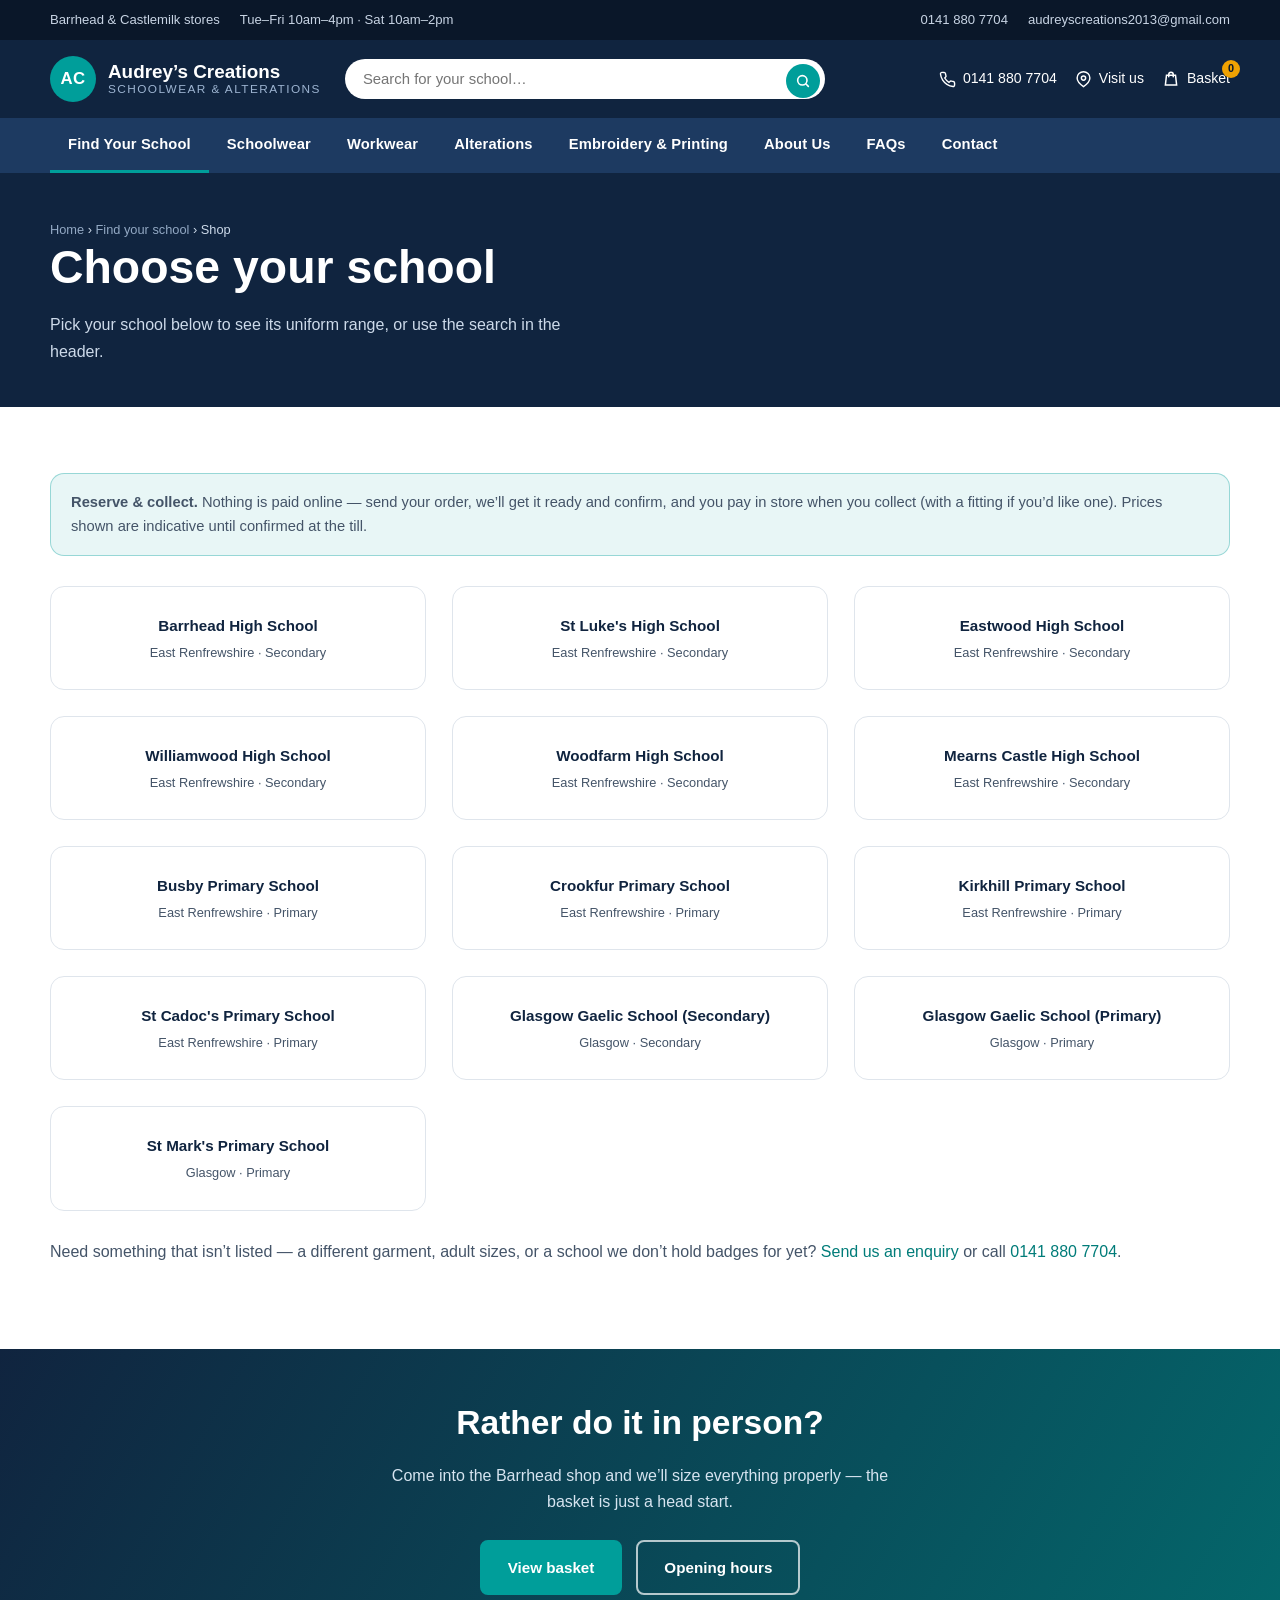
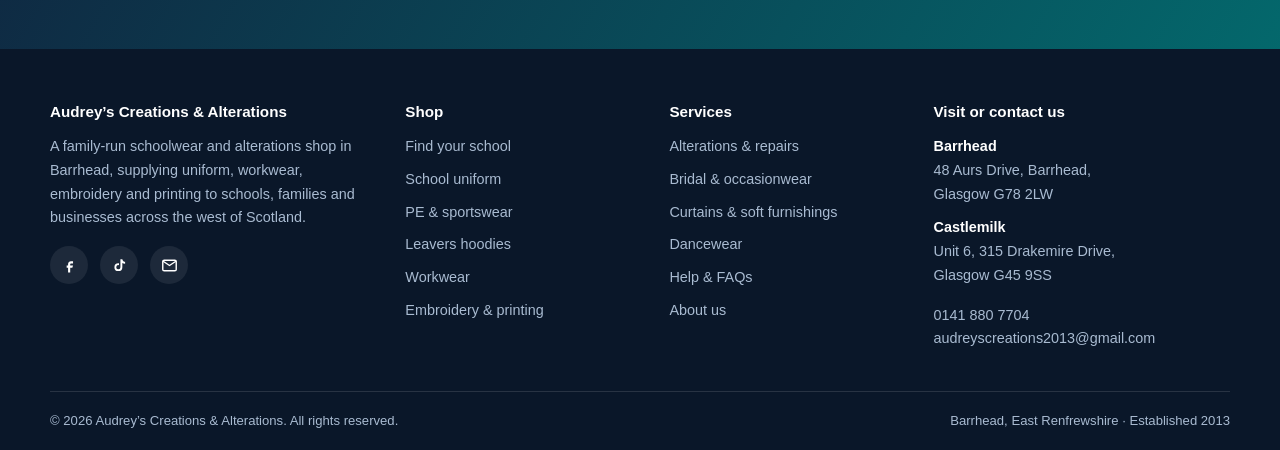
<file: shop.html>
<!DOCTYPE html>
<html lang="en-GB">
<head>
<meta charset="utf-8">
<meta name="viewport" content="width=device-width, initial-scale=1">
<title>Shop School Uniform | Audrey&rsquo;s Creations, Barrhead</title>
<meta name="description" content="Choose your school and order badged uniform online to reserve and collect from Audrey's Creations in Barrhead. Pay in store when you collect.">
<meta name="theme-color" content="#10243f">
<meta property="og:title" content="Shop School Uniform | Audrey&rsquo;s Creations, Barrhead">
<meta property="og:description" content="Choose your school and order badged uniform online to reserve and collect from Audrey's Creations in Barrhead. Pay in store when you collect.">
<meta property="og:type" content="website">
<meta property="og:site_name" content="Audrey's Creations &amp; Alterations">
<link rel="icon" href="data:image/svg+xml,<svg xmlns='http://www.w3.org/2000/svg' viewBox='0 0 32 32'><rect width='32' height='32' rx='6' fill='%2310243f'/><text x='16' y='22' font-family='Arial' font-size='15' font-weight='bold' fill='%23009e9a' text-anchor='middle'>AC</text></svg>">
<link rel="stylesheet" href="assets/css/styles.css">
</head>
<body>
<a class="skip-link" href="#main">Skip to main content</a>
<div class="utility">
  <div class="wrap">
    <div class="utility-list">
      <span>Barrhead &amp; Castlemilk stores</span>
      <span>Tue&ndash;Fri 10am&ndash;4pm &middot; Sat 10am&ndash;2pm</span>
    </div>
    <div class="utility-list">
      <a href="tel:+441418807704">0141 880 7704</a>
      <a href="mailto:audreyscreations2013@gmail.com">audreyscreations2013@gmail.com</a>
    </div>
  </div>
</div>

<header class="site-header">
  <div class="wrap header-main">
    <a class="brand" href="index.html">
      <span class="brand-mark" aria-hidden="true">AC</span>
      <span class="brand-text">
        <span class="brand-name">Audrey&rsquo;s Creations</span>
        <span class="brand-sub">Schoolwear &amp; Alterations</span>
      </span>
    </a>

    <form class="header-search" role="search" data-finder="schools.html" action="schools.html">
      <label class="skip-link" for="header-school">Search for your school</label>
      <input id="header-school" name="school" type="search" placeholder="Search for your school&hellip;" autocomplete="off">
      <button type="submit" aria-label="Search schools">
        <svg width="16" height="16" viewBox="0 0 24 24" fill="none" stroke="currentColor" stroke-width="2.4" stroke-linecap="round"><circle cx="11" cy="11" r="7"/><path d="M20 20l-3.5-3.5"/></svg>
      </button>
    </form>

    <div class="header-actions">
      <a href="tel:+441418807704">
        <svg width="17" height="17" viewBox="0 0 24 24" fill="none" stroke="currentColor" stroke-width="2" stroke-linecap="round"><path d="M22 16.9v3a2 2 0 0 1-2.2 2 19.8 19.8 0 0 1-8.6-3.1 19.5 19.5 0 0 1-6-6A19.8 19.8 0 0 1 2.1 4.2 2 2 0 0 1 4.1 2h3a2 2 0 0 1 2 1.7c.1 1 .4 1.9.7 2.8a2 2 0 0 1-.5 2.1L8.1 9.9a16 16 0 0 0 6 6l1.3-1.2a2 2 0 0 1 2.1-.5c.9.3 1.8.6 2.8.7a2 2 0 0 1 1.7 2z"/></svg>
        <span class="label">0141 880 7704</span>
      </a>
      <a href="contact.html">
        <svg width="17" height="17" viewBox="0 0 24 24" fill="none" stroke="currentColor" stroke-width="2" stroke-linecap="round"><path d="M21 10c0 6-9 12-9 12S3 16 3 10a9 9 0 0 1 18 0z"/><circle cx="12" cy="10" r="3"/></svg>
        <span class="label">Visit us</span>
      </a>
      <a href="basket.html" class="basket-link" aria-label="Basket">
        <svg width="18" height="18" viewBox="0 0 24 24" fill="none" stroke="currentColor" stroke-width="2" stroke-linecap="round"><path d="M6 7h12l1.5 13h-15z"/><path d="M9 9V6a3 3 0 0 1 6 0v3"/></svg>
        <span class="label">Basket</span>
        <span class="basket-count" data-basket-count hidden>0</span>
      </a>
      <button class="nav-toggle" type="button" aria-expanded="false" aria-controls="primary-nav">Menu</button>
    </div>
  </div>

  <nav class="site-nav" id="primary-nav" aria-label="Primary">
    <div class="wrap">
      <ul>
        <li><a href="schools.html" aria-current="page">Find Your School</a></li>
        <li><a href="schoolwear.html">Schoolwear</a></li>
        <li><a href="workwear.html">Workwear</a></li>
        <li><a href="alterations.html">Alterations</a></li>
        <li><a href="embroidery-printing.html">Embroidery & Printing</a></li>
        <li><a href="about.html">About Us</a></li>
        <li><a href="faqs.html">FAQs</a></li>
        <li><a href="contact.html">Contact</a></li>
      </ul>
    </div>
  </nav>
</header>
<main id="main">

<section class="page-head">
  <div class="wrap">
    <p class="crumbs"><a href="index.html">Home</a> &rsaquo; <a href="schools.html">Find your school</a> &rsaquo; Shop</p>
    <h1 id="shop-school-name">Choose your school</h1>
    <p id="shop-school-intro">Pick your school to see its uniform range.</p>
  </div>
</section>

<section class="section">
  <div class="wrap">
    <div class="notice-bar">
      <strong>Reserve &amp; collect.</strong> Nothing is paid online &mdash; send your order, we&rsquo;ll get it ready and confirm, and you pay in store when you collect (with a fitting if you&rsquo;d like one). Prices shown are indicative until confirmed at the till.
    </div>
    <div id="school-picker" class="grid grid-3" hidden></div>
    <div id="product-grid" class="grid grid-3"></div>
    <p style="margin-top:28px">Need something that isn&rsquo;t listed &mdash; a different garment, adult sizes, or a school we don&rsquo;t hold badges for yet? <a href="contact.html">Send us an enquiry</a> or call <a href="tel:+441418807704">0141 880 7704</a>.</p>
  </div>
</section>

<section class="cta-band">
  <div class="wrap">
    <h2>Rather do it in person?</h2>
    <p>Come into the Barrhead shop and we&rsquo;ll size everything properly &mdash; the basket is just a head start.</p>
    <div class="cta-actions">
      <a class="btn btn-primary" href="basket.html">View basket</a>
      <a class="btn btn-ghost" href="contact.html">Opening hours</a>
    </div>
  </div>
</section>

<script src="assets/js/catalog.js"></script>
<script src="assets/js/shop.js"></script>
</main>

<footer class="site-footer">
  <div class="wrap">
    <div class="footer-grid">
      <div>
        <h4>Audrey&rsquo;s Creations &amp; Alterations</h4>
        <p>A family-run schoolwear and alterations shop in Barrhead, supplying uniform, workwear, embroidery and printing to schools, families and businesses across the west of Scotland.</p>
        <div class="social">
          <a href="https://www.facebook.com/Audscreations/" aria-label="Audrey's Creations on Facebook" rel="noopener">
            <svg width="17" height="17" viewBox="0 0 24 24" fill="currentColor"><path d="M14 9h3V6h-3c-2.2 0-4 1.8-4 4v2H8v3h2v7h3v-7h3l1-3h-4v-2c0-.6.4-1 1-1z"/></svg>
          </a>
          <a href="https://www.tiktok.com/@acschoolwear" aria-label="A.C. Schoolwear on TikTok" rel="noopener">
            <svg width="17" height="17" viewBox="0 0 24 24" fill="currentColor"><path d="M16 3c.4 2.1 1.7 3.6 3.9 3.8v2.7c-1.4.1-2.7-.3-3.9-1.1v5.9a5.6 5.6 0 1 1-5.6-5.6c.3 0 .6 0 .9.1v2.8a2.9 2.9 0 1 0 2 2.7V3H16z"/></svg>
          </a>
          <a href="mailto:audreyscreations2013@gmail.com" aria-label="Email Audrey's Creations">
            <svg width="17" height="17" viewBox="0 0 24 24" fill="none" stroke="currentColor" stroke-width="2"><rect x="2.5" y="4.5" width="19" height="15" rx="2"/><path d="M3 6l9 6 9-6"/></svg>
          </a>
        </div>
      </div>

      <div>
        <h4>Shop</h4>
        <ul>
          <li><a href="schools.html">Find your school</a></li>
          <li><a href="schoolwear.html">School uniform</a></li>
          <li><a href="schoolwear.html#pe">PE &amp; sportswear</a></li>
          <li><a href="schoolwear.html#leavers">Leavers hoodies</a></li>
          <li><a href="workwear.html">Workwear</a></li>
          <li><a href="embroidery-printing.html">Embroidery &amp; printing</a></li>
        </ul>
      </div>

      <div>
        <h4>Services</h4>
        <ul>
          <li><a href="alterations.html">Alterations &amp; repairs</a></li>
          <li><a href="alterations.html#bridal">Bridal &amp; occasionwear</a></li>
          <li><a href="alterations.html#curtains">Curtains &amp; soft furnishings</a></li>
          <li><a href="schoolwear.html#dancewear">Dancewear</a></li>
          <li><a href="faqs.html">Help &amp; FAQs</a></li>
          <li><a href="about.html">About us</a></li>
        </ul>
      </div>

      <div>
        <h4>Visit or contact us</h4>
        <p class="mb-0"><strong style="color:#fff">Barrhead</strong><br>
        48 Aurs Drive, Barrhead,<br>Glasgow G78 2LW</p>
        <p style="margin-top:10px"><strong style="color:#fff">Castlemilk</strong><br>
        Unit 6, 315 Drakemire Drive,<br>Glasgow G45 9SS</p>
        <p class="mb-0">
          <a href="tel:+441418807704">0141 880 7704</a><br>
          <a href="mailto:audreyscreations2013@gmail.com">audreyscreations2013@gmail.com</a>
        </p>
      </div>
    </div>

    <div class="footer-bottom">
      <span>&copy; <span data-year>2026</span> Audrey&rsquo;s Creations &amp; Alterations. All rights reserved.</span>
      <span>Barrhead, East Renfrewshire &middot; Established 2013</span>
    </div>
  </div>
</footer>

<script src="assets/js/main.js"></script>
</body>
</html>
</file>
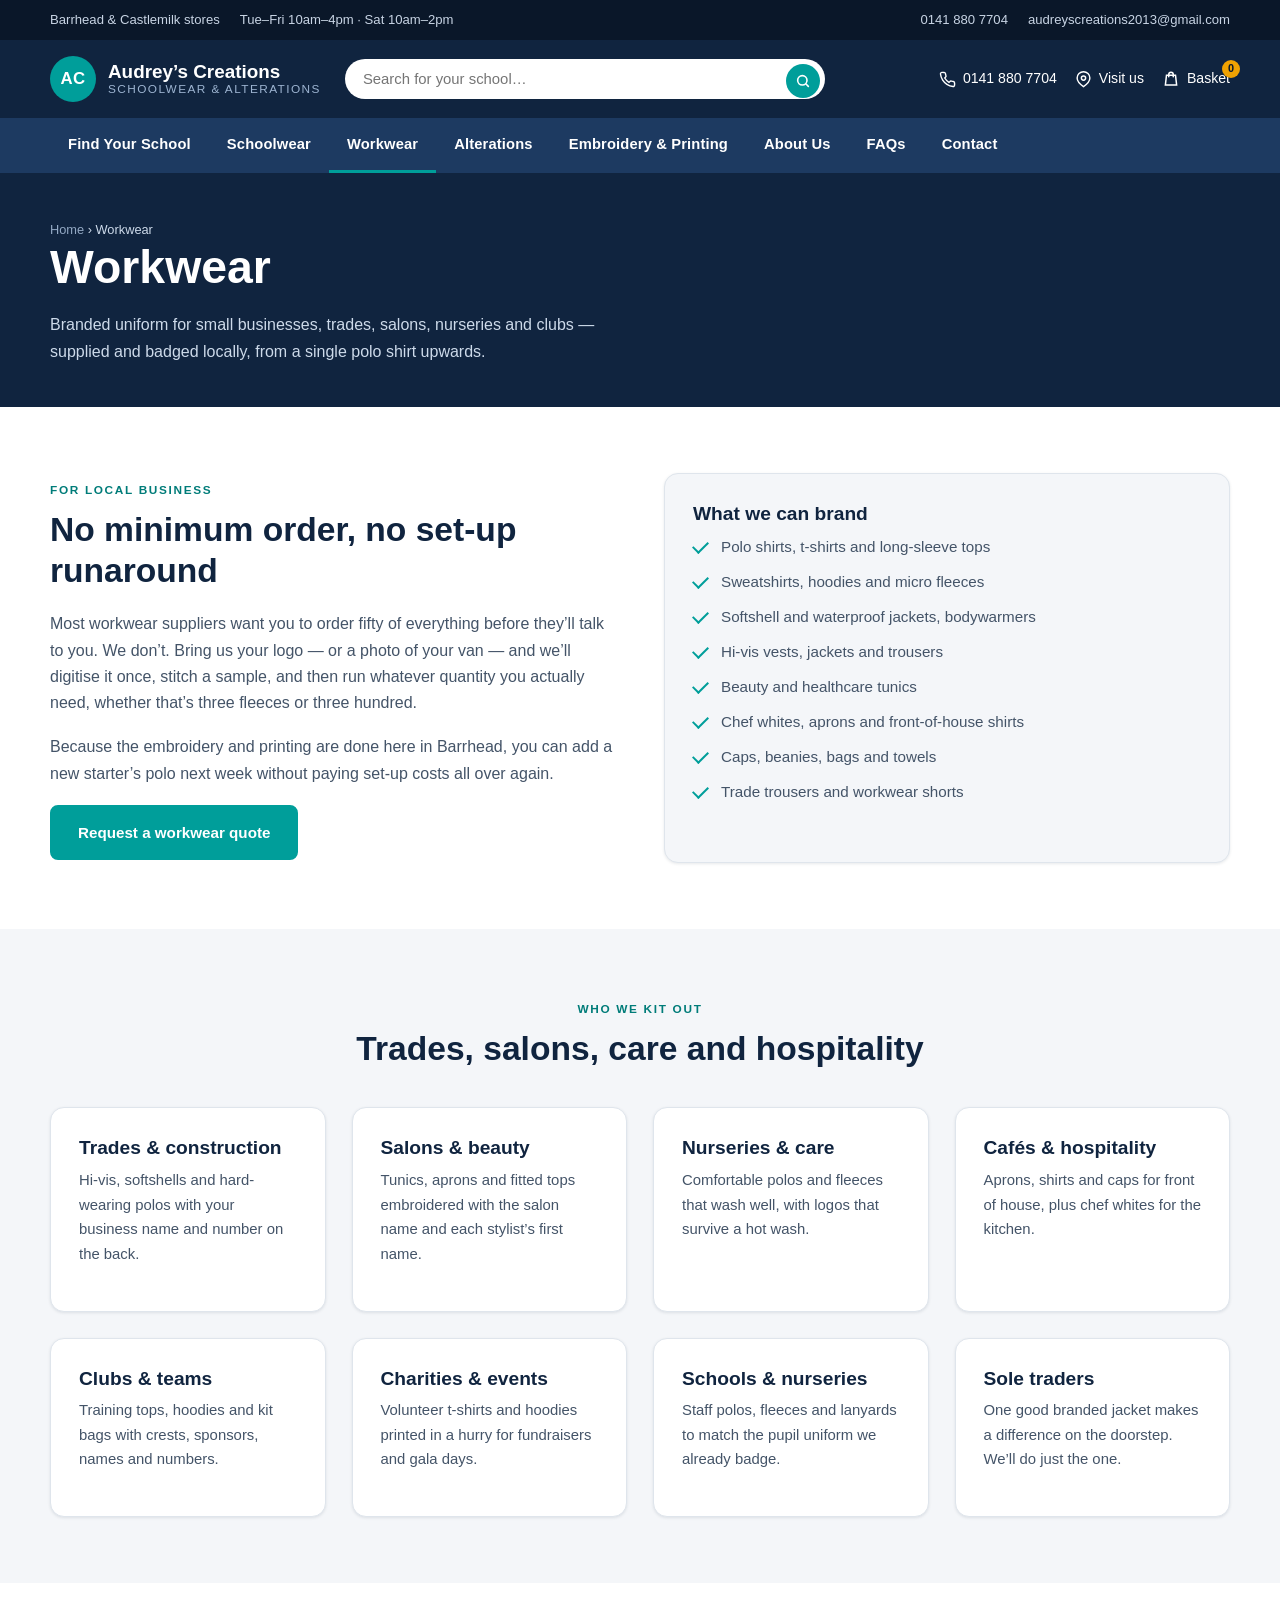
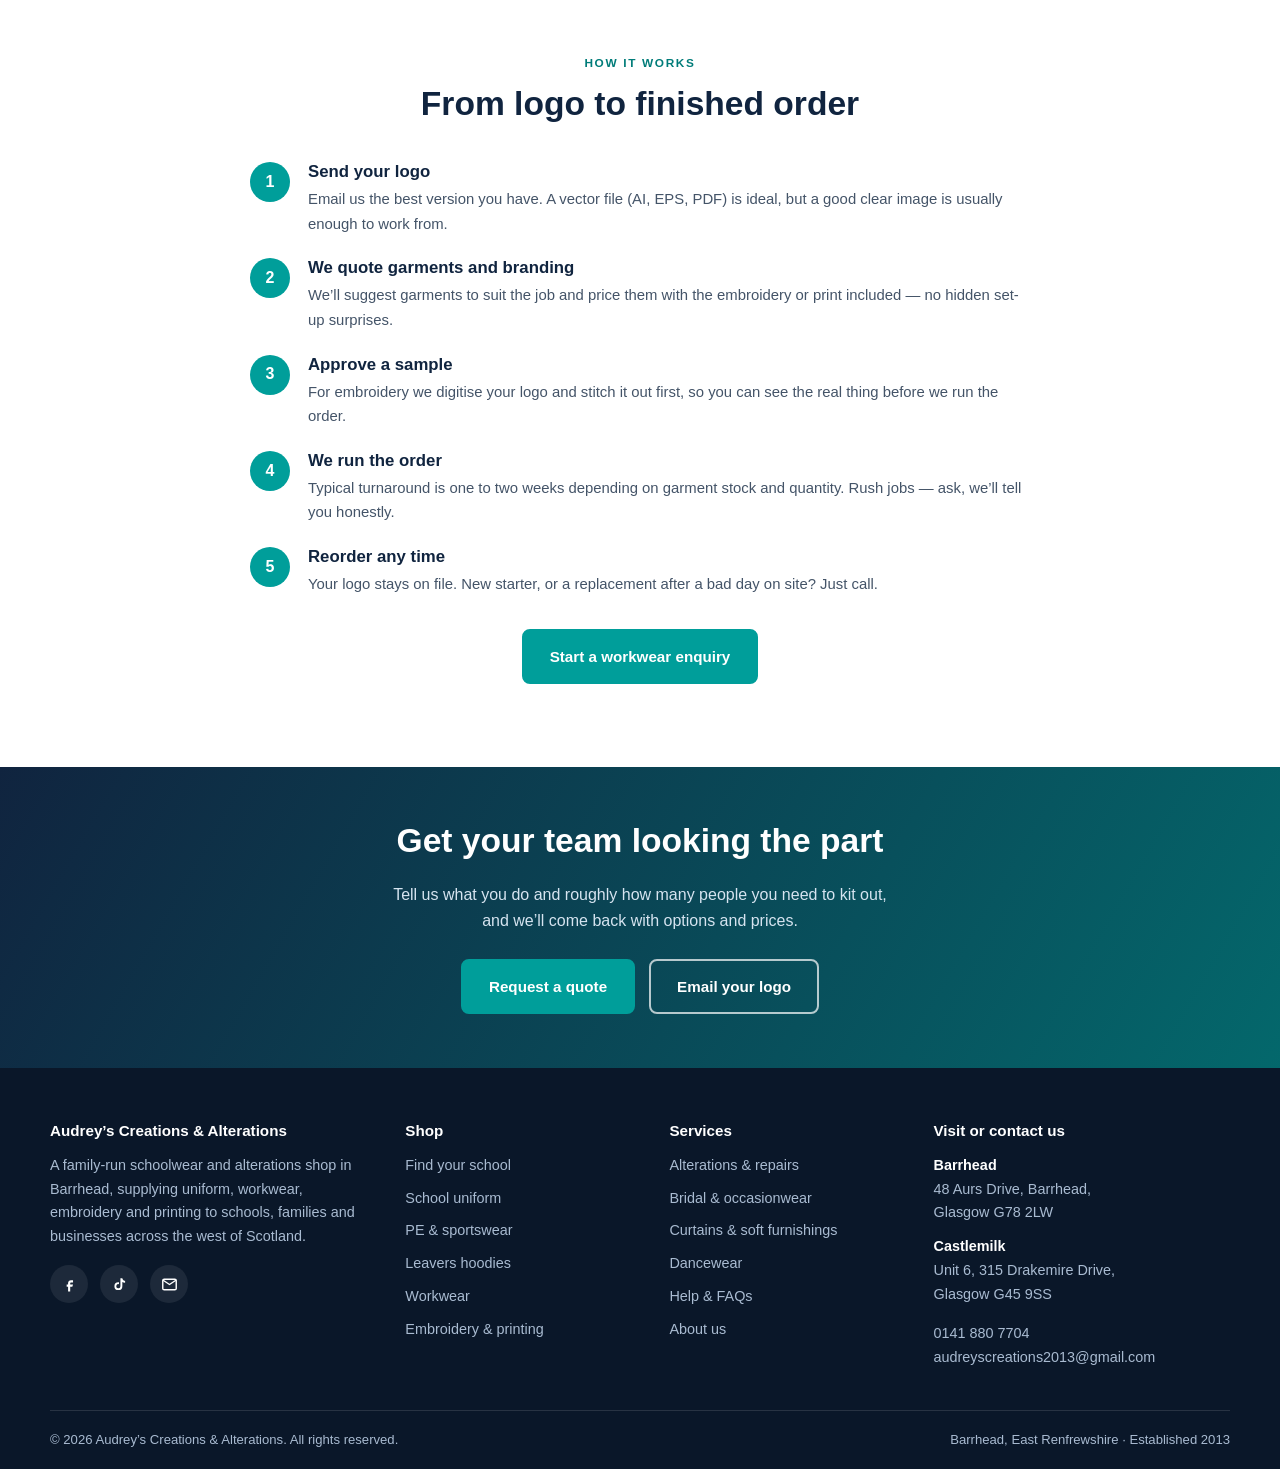
<file: workwear.html>
<!DOCTYPE html>
<html lang="en-GB">
<head>
<meta charset="utf-8">
<meta name="viewport" content="width=device-width, initial-scale=1">
<title>Workwear &amp; Branded Uniform for Business | Audrey&rsquo;s Creations, Barrhead</title>
<meta name="description" content="Branded polos, fleeces, hi-vis, tunics and aprons for Barrhead and Glasgow businesses. Embroidered and printed in our own workshop, from one item upwards.">
<meta name="theme-color" content="#10243f">
<meta property="og:title" content="Workwear &amp; Branded Uniform for Business | Audrey&rsquo;s Creations, Barrhead">
<meta property="og:description" content="Branded polos, fleeces, hi-vis, tunics and aprons for Barrhead and Glasgow businesses. Embroidered and printed in our own workshop, from one item upwards.">
<meta property="og:type" content="website">
<meta property="og:site_name" content="Audrey's Creations &amp; Alterations">
<link rel="icon" href="data:image/svg+xml,<svg xmlns='http://www.w3.org/2000/svg' viewBox='0 0 32 32'><rect width='32' height='32' rx='6' fill='%2310243f'/><text x='16' y='22' font-family='Arial' font-size='15' font-weight='bold' fill='%23009e9a' text-anchor='middle'>AC</text></svg>">
<link rel="stylesheet" href="assets/css/styles.css">
</head>
<body>
<a class="skip-link" href="#main">Skip to main content</a>
<div class="utility">
  <div class="wrap">
    <div class="utility-list">
      <span>Barrhead &amp; Castlemilk stores</span>
      <span>Tue&ndash;Fri 10am&ndash;4pm &middot; Sat 10am&ndash;2pm</span>
    </div>
    <div class="utility-list">
      <a href="tel:+441418807704">0141 880 7704</a>
      <a href="mailto:audreyscreations2013@gmail.com">audreyscreations2013@gmail.com</a>
    </div>
  </div>
</div>

<header class="site-header">
  <div class="wrap header-main">
    <a class="brand" href="index.html">
      <span class="brand-mark" aria-hidden="true">AC</span>
      <span class="brand-text">
        <span class="brand-name">Audrey&rsquo;s Creations</span>
        <span class="brand-sub">Schoolwear &amp; Alterations</span>
      </span>
    </a>

    <form class="header-search" role="search" data-finder="schools.html" action="schools.html">
      <label class="skip-link" for="header-school">Search for your school</label>
      <input id="header-school" name="school" type="search" placeholder="Search for your school&hellip;" autocomplete="off">
      <button type="submit" aria-label="Search schools">
        <svg width="16" height="16" viewBox="0 0 24 24" fill="none" stroke="currentColor" stroke-width="2.4" stroke-linecap="round"><circle cx="11" cy="11" r="7"/><path d="M20 20l-3.5-3.5"/></svg>
      </button>
    </form>

    <div class="header-actions">
      <a href="tel:+441418807704">
        <svg width="17" height="17" viewBox="0 0 24 24" fill="none" stroke="currentColor" stroke-width="2" stroke-linecap="round"><path d="M22 16.9v3a2 2 0 0 1-2.2 2 19.8 19.8 0 0 1-8.6-3.1 19.5 19.5 0 0 1-6-6A19.8 19.8 0 0 1 2.1 4.2 2 2 0 0 1 4.1 2h3a2 2 0 0 1 2 1.7c.1 1 .4 1.9.7 2.8a2 2 0 0 1-.5 2.1L8.1 9.9a16 16 0 0 0 6 6l1.3-1.2a2 2 0 0 1 2.1-.5c.9.3 1.8.6 2.8.7a2 2 0 0 1 1.7 2z"/></svg>
        <span class="label">0141 880 7704</span>
      </a>
      <a href="contact.html">
        <svg width="17" height="17" viewBox="0 0 24 24" fill="none" stroke="currentColor" stroke-width="2" stroke-linecap="round"><path d="M21 10c0 6-9 12-9 12S3 16 3 10a9 9 0 0 1 18 0z"/><circle cx="12" cy="10" r="3"/></svg>
        <span class="label">Visit us</span>
      </a>
      <a href="basket.html" class="basket-link" aria-label="Basket">
        <svg width="18" height="18" viewBox="0 0 24 24" fill="none" stroke="currentColor" stroke-width="2" stroke-linecap="round"><path d="M6 7h12l1.5 13h-15z"/><path d="M9 9V6a3 3 0 0 1 6 0v3"/></svg>
        <span class="label">Basket</span>
        <span class="basket-count" data-basket-count hidden>0</span>
      </a>
      <button class="nav-toggle" type="button" aria-expanded="false" aria-controls="primary-nav">Menu</button>
    </div>
  </div>

  <nav class="site-nav" id="primary-nav" aria-label="Primary">
    <div class="wrap">
      <ul>
        <li><a href="schools.html">Find Your School</a></li>
        <li><a href="schoolwear.html">Schoolwear</a></li>
        <li><a href="workwear.html" aria-current="page">Workwear</a></li>
        <li><a href="alterations.html">Alterations</a></li>
        <li><a href="embroidery-printing.html">Embroidery & Printing</a></li>
        <li><a href="about.html">About Us</a></li>
        <li><a href="faqs.html">FAQs</a></li>
        <li><a href="contact.html">Contact</a></li>
      </ul>
    </div>
  </nav>
</header>
<main id="main">

<section class="page-head">
  <div class="wrap">
    <p class="crumbs"><a href="index.html">Home</a> &rsaquo; Workwear</p>
    <h1>Workwear</h1>
    <p>Branded uniform for small businesses, trades, salons, nurseries and clubs &mdash; supplied and badged locally, from a single polo shirt upwards.</p>
  </div>
</section>

<section class="section">
  <div class="wrap">
    <div class="grid grid-2" style="gap:48px;align-items:center">
      <div>
        <span class="eyebrow">For local business</span>
        <h2>No minimum order, no set-up runaround</h2>
        <p>Most workwear suppliers want you to order fifty of everything before they&rsquo;ll talk to you. We don&rsquo;t. Bring us your logo &mdash; or a photo of your van &mdash; and we&rsquo;ll digitise it once, stitch a sample, and then run whatever quantity you actually need, whether that&rsquo;s three fleeces or three hundred.</p>
        <p>Because the embroidery and printing are done here in Barrhead, you can add a new starter&rsquo;s polo next week without paying set-up costs all over again.</p>
        <a class="btn btn-primary" href="contact.html">Request a workwear quote</a>
      </div>
      <div class="card" style="background:var(--wash)">
        <h3>What we can brand</h3>
        <ul class="list-check">
          <li>Polo shirts, t-shirts and long-sleeve tops</li>
          <li>Sweatshirts, hoodies and micro fleeces</li>
          <li>Softshell and waterproof jackets, bodywarmers</li>
          <li>Hi-vis vests, jackets and trousers</li>
          <li>Beauty and healthcare tunics</li>
          <li>Chef whites, aprons and front-of-house shirts</li>
          <li>Caps, beanies, bags and towels</li>
          <li>Trade trousers and workwear shorts</li>
        </ul>
      </div>
    </div>
  </div>
</section>

<section class="section section-alt">
  <div class="wrap">
    <div class="section-head center">
      <span class="eyebrow">Who we kit out</span>
      <h2>Trades, salons, care and hospitality</h2>
    </div>
    <div class="grid grid-4">
      <div class="card"><h3>Trades &amp; construction</h3><p>Hi-vis, softshells and hard-wearing polos with your business name and number on the back.</p></div>
      <div class="card"><h3>Salons &amp; beauty</h3><p>Tunics, aprons and fitted tops embroidered with the salon name and each stylist&rsquo;s first name.</p></div>
      <div class="card"><h3>Nurseries &amp; care</h3><p>Comfortable polos and fleeces that wash well, with logos that survive a hot wash.</p></div>
      <div class="card"><h3>Cafés &amp; hospitality</h3><p>Aprons, shirts and caps for front of house, plus chef whites for the kitchen.</p></div>
      <div class="card"><h3>Clubs &amp; teams</h3><p>Training tops, hoodies and kit bags with crests, sponsors, names and numbers.</p></div>
      <div class="card"><h3>Charities &amp; events</h3><p>Volunteer t-shirts and hoodies printed in a hurry for fundraisers and gala days.</p></div>
      <div class="card"><h3>Schools &amp; nurseries</h3><p>Staff polos, fleeces and lanyards to match the pupil uniform we already badge.</p></div>
      <div class="card"><h3>Sole traders</h3><p>One good branded jacket makes a difference on the doorstep. We&rsquo;ll do just the one.</p></div>
    </div>
  </div>
</section>

<section class="section">
  <div class="wrap narrow">
    <div class="section-head center">
      <span class="eyebrow">How it works</span>
      <h2>From logo to finished order</h2>
    </div>
    <div class="steps">
      <div class="step"><div><h3>Send your logo</h3><p>Email us the best version you have. A vector file (AI, EPS, PDF) is ideal, but a good clear image is usually enough to work from.</p></div></div>
      <div class="step"><div><h3>We quote garments and branding</h3><p>We&rsquo;ll suggest garments to suit the job and price them with the embroidery or print included &mdash; no hidden set-up surprises.</p></div></div>
      <div class="step"><div><h3>Approve a sample</h3><p>For embroidery we digitise your logo and stitch it out first, so you can see the real thing before we run the order.</p></div></div>
      <div class="step"><div><h3>We run the order</h3><p>Typical turnaround is one to two weeks depending on garment stock and quantity. Rush jobs &mdash; ask, we&rsquo;ll tell you honestly.</p></div></div>
      <div class="step"><div><h3>Reorder any time</h3><p>Your logo stays on file. New starter, or a replacement after a bad day on site? Just call.</p></div></div>
    </div>
    <p class="center" style="margin-top:32px">
      <a class="btn btn-primary" href="contact.html">Start a workwear enquiry</a>
    </p>
  </div>
</section>

<section class="cta-band">
  <div class="wrap">
    <h2>Get your team looking the part</h2>
    <p>Tell us what you do and roughly how many people you need to kit out, and we&rsquo;ll come back with options and prices.</p>
    <div class="cta-actions">
      <a class="btn btn-primary" href="contact.html">Request a quote</a>
      <a class="btn btn-ghost" href="mailto:audreyscreations2013@gmail.com">Email your logo</a>
    </div>
  </div>
</section>
</main>

<footer class="site-footer">
  <div class="wrap">
    <div class="footer-grid">
      <div>
        <h4>Audrey&rsquo;s Creations &amp; Alterations</h4>
        <p>A family-run schoolwear and alterations shop in Barrhead, supplying uniform, workwear, embroidery and printing to schools, families and businesses across the west of Scotland.</p>
        <div class="social">
          <a href="https://www.facebook.com/Audscreations/" aria-label="Audrey's Creations on Facebook" rel="noopener">
            <svg width="17" height="17" viewBox="0 0 24 24" fill="currentColor"><path d="M14 9h3V6h-3c-2.2 0-4 1.8-4 4v2H8v3h2v7h3v-7h3l1-3h-4v-2c0-.6.4-1 1-1z"/></svg>
          </a>
          <a href="https://www.tiktok.com/@acschoolwear" aria-label="A.C. Schoolwear on TikTok" rel="noopener">
            <svg width="17" height="17" viewBox="0 0 24 24" fill="currentColor"><path d="M16 3c.4 2.1 1.7 3.6 3.9 3.8v2.7c-1.4.1-2.7-.3-3.9-1.1v5.9a5.6 5.6 0 1 1-5.6-5.6c.3 0 .6 0 .9.1v2.8a2.9 2.9 0 1 0 2 2.7V3H16z"/></svg>
          </a>
          <a href="mailto:audreyscreations2013@gmail.com" aria-label="Email Audrey's Creations">
            <svg width="17" height="17" viewBox="0 0 24 24" fill="none" stroke="currentColor" stroke-width="2"><rect x="2.5" y="4.5" width="19" height="15" rx="2"/><path d="M3 6l9 6 9-6"/></svg>
          </a>
        </div>
      </div>

      <div>
        <h4>Shop</h4>
        <ul>
          <li><a href="schools.html">Find your school</a></li>
          <li><a href="schoolwear.html">School uniform</a></li>
          <li><a href="schoolwear.html#pe">PE &amp; sportswear</a></li>
          <li><a href="schoolwear.html#leavers">Leavers hoodies</a></li>
          <li><a href="workwear.html">Workwear</a></li>
          <li><a href="embroidery-printing.html">Embroidery &amp; printing</a></li>
        </ul>
      </div>

      <div>
        <h4>Services</h4>
        <ul>
          <li><a href="alterations.html">Alterations &amp; repairs</a></li>
          <li><a href="alterations.html#bridal">Bridal &amp; occasionwear</a></li>
          <li><a href="alterations.html#curtains">Curtains &amp; soft furnishings</a></li>
          <li><a href="schoolwear.html#dancewear">Dancewear</a></li>
          <li><a href="faqs.html">Help &amp; FAQs</a></li>
          <li><a href="about.html">About us</a></li>
        </ul>
      </div>

      <div>
        <h4>Visit or contact us</h4>
        <p class="mb-0"><strong style="color:#fff">Barrhead</strong><br>
        48 Aurs Drive, Barrhead,<br>Glasgow G78 2LW</p>
        <p style="margin-top:10px"><strong style="color:#fff">Castlemilk</strong><br>
        Unit 6, 315 Drakemire Drive,<br>Glasgow G45 9SS</p>
        <p class="mb-0">
          <a href="tel:+441418807704">0141 880 7704</a><br>
          <a href="mailto:audreyscreations2013@gmail.com">audreyscreations2013@gmail.com</a>
        </p>
      </div>
    </div>

    <div class="footer-bottom">
      <span>&copy; <span data-year>2026</span> Audrey&rsquo;s Creations &amp; Alterations. All rights reserved.</span>
      <span>Barrhead, East Renfrewshire &middot; Established 2013</span>
    </div>
  </div>
</footer>

<script src="assets/js/catalog.js"></script>
<script src="assets/js/shop.js"></script>
<script src="assets/js/main.js"></script>
</body>
</html>
</file>
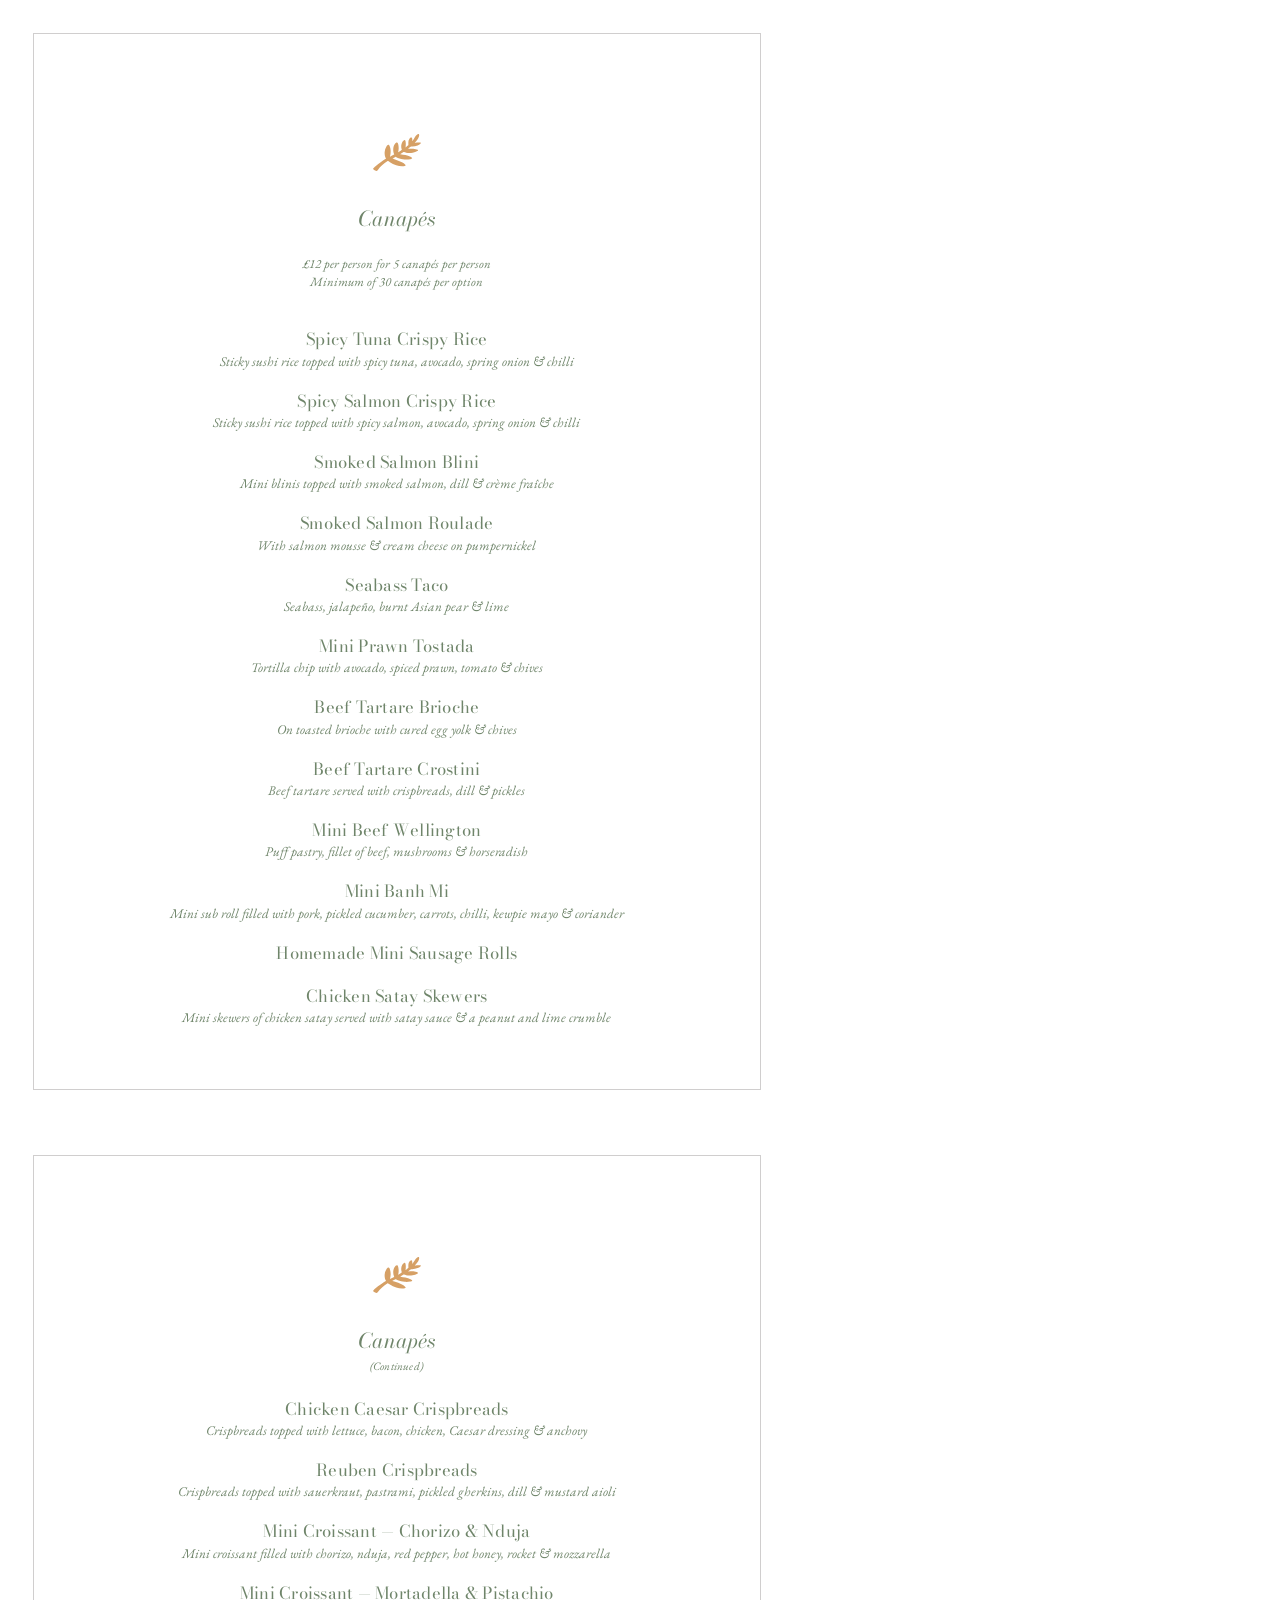
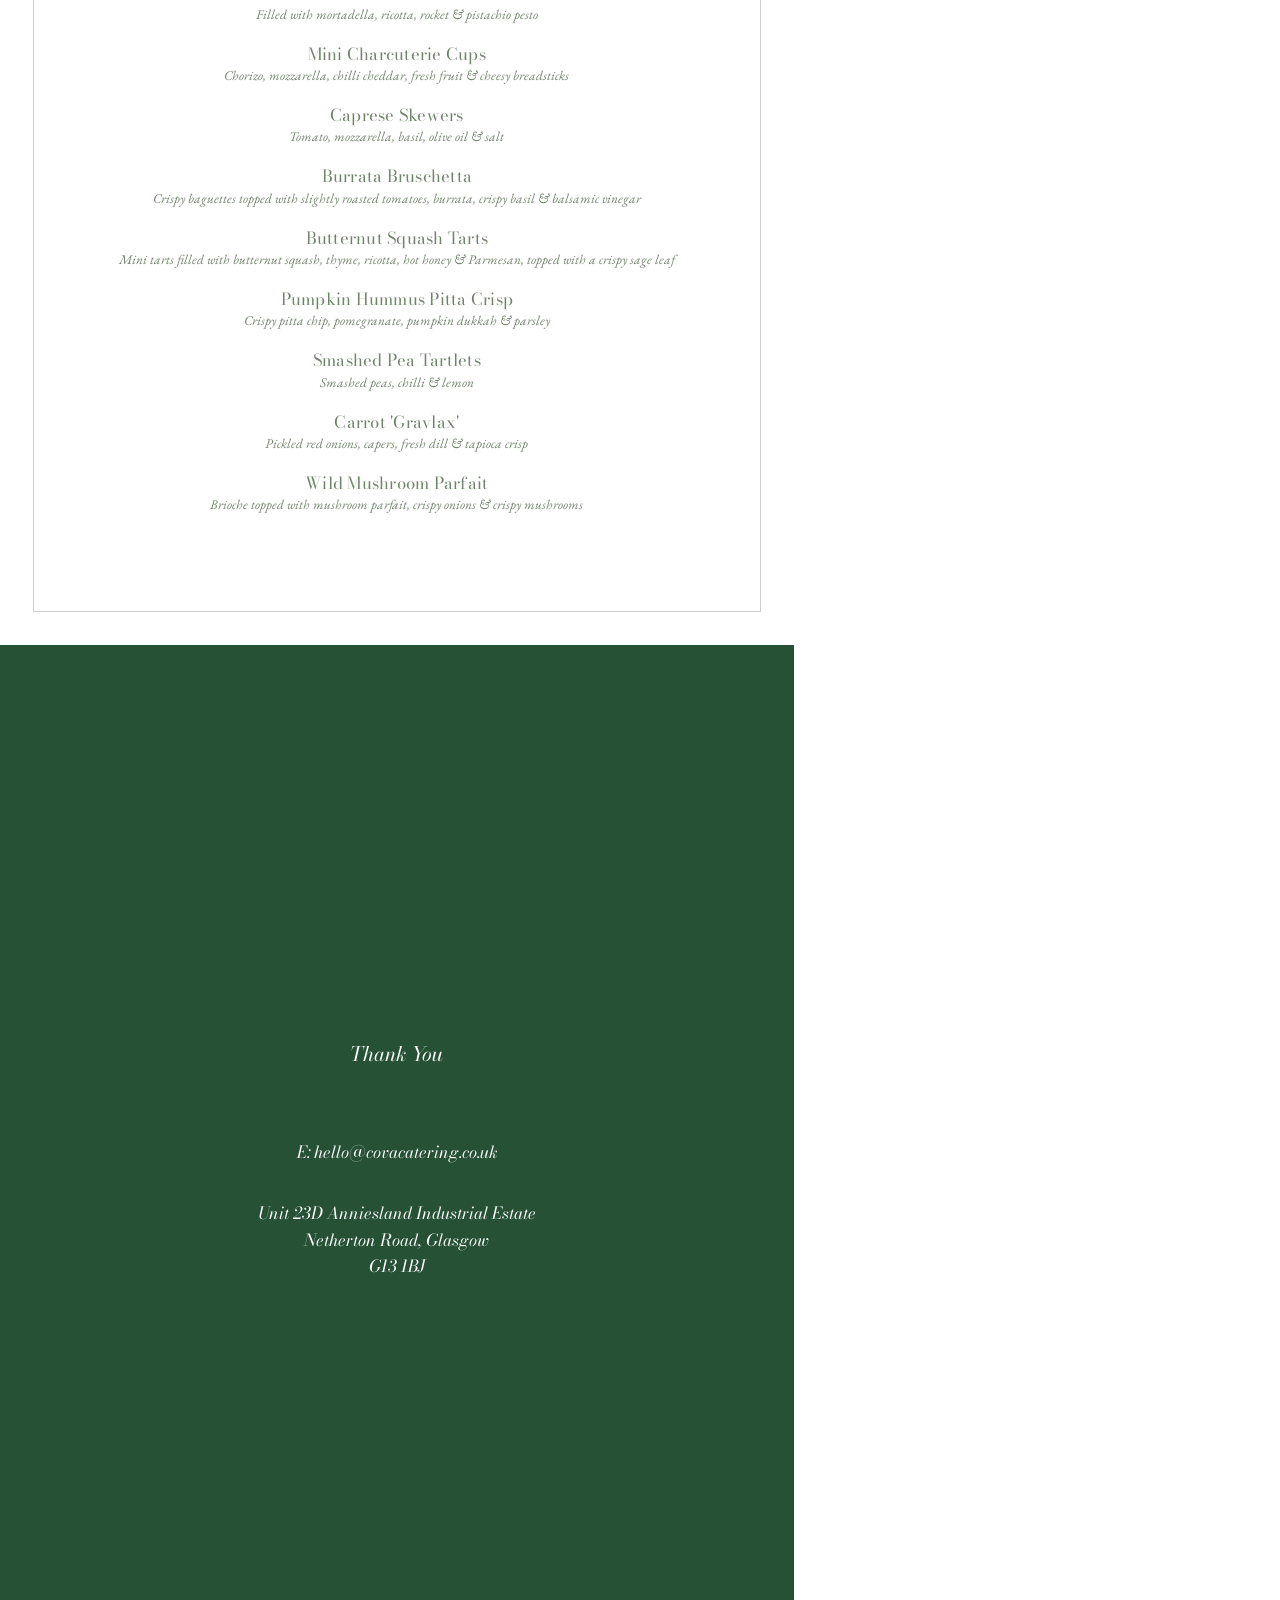
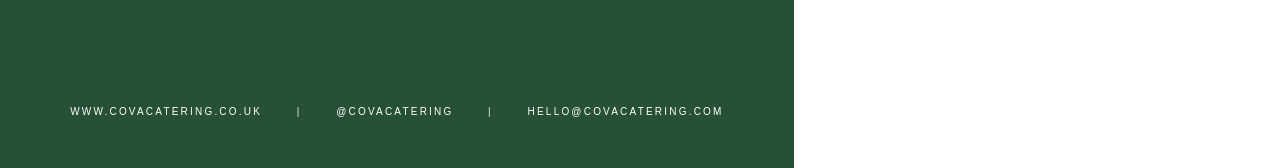
<file: menu-redesign/at-home-booklet.html>
<!DOCTYPE html>
<html lang="en">
<head>
<meta charset="utf-8">
<title>Cova Catering — At Home Catering Menus</title>
<link rel="stylesheet" href="assets/fonts/fonts-local.css">
<link rel="stylesheet" href="assets/style.css">
</head>
<body>

<!-- ============ PAGE 1 — CANAPÉS ============ -->
<section class="page menu roomy">
  <div class="frame"></div>
  <div class="content">
    <img class="sprig" src="assets/sprig-wheat.svg" alt="">
    <h1 class="menu-title">Canapés</h1>
    <p class="body-copy" style="margin-top:16pt; font-style:italic; font-size:9.5pt">£12 per person for 5 canapés per person<br>Minimum of 30 canapés per option</p>
    <div class="dish" style="margin-top:26pt"><h3>Spicy Tuna Crispy Rice</h3><p>Sticky sushi rice topped with spicy tuna, avocado, spring onion &amp; chilli</p></div>
    <div class="dish"><h3>Spicy Salmon Crispy Rice</h3><p>Sticky sushi rice topped with spicy salmon, avocado, spring onion &amp; chilli</p></div>
    <div class="dish"><h3>Smoked Salmon Blini</h3><p>Mini blinis topped with smoked salmon, dill &amp; crème fraîche</p></div>
    <div class="dish"><h3>Smoked Salmon Roulade</h3><p>With salmon mousse &amp; cream cheese on pumpernickel</p></div>
    <div class="dish"><h3>Seabass Taco</h3><p>Seabass, jalapeño, burnt Asian pear &amp; lime</p></div>
    <div class="dish"><h3>Mini Prawn Tostada</h3><p>Tortilla chip with avocado, spiced prawn, tomato &amp; chives</p></div>
    <div class="dish"><h3>Beef Tartare Brioche</h3><p>On toasted brioche with cured egg yolk &amp; chives</p></div>
    <div class="dish"><h3>Beef Tartare Crostini</h3><p>Beef tartare served with crispbreads, dill &amp; pickles</p></div>
    <div class="dish"><h3>Mini Beef Wellington</h3><p>Puff pastry, fillet of beef, mushrooms &amp; horseradish</p></div>
    <div class="dish"><h3>Mini Banh Mi</h3><p>Mini sub roll filled with pork, pickled cucumber, carrots, chilli, kewpie mayo &amp; coriander</p></div>
    <div class="dish"><h3>Homemade Mini Sausage Rolls</h3></div>
    <div class="dish"><h3>Chicken Satay Skewers</h3><p>Mini skewers of chicken satay served with satay sauce &amp; a peanut and lime crumble</p></div>
  </div>
</section>

<!-- ============ PAGE 2 — CANAPÉS (CONTINUED) ============ -->
<section class="page menu roomy">
  <div class="frame"></div>
  <div class="content">
    <img class="sprig" src="assets/sprig-wheat.svg" alt="">
    <h1 class="menu-title">Canapés</h1>
    <div class="label" style="margin-top:2pt; text-transform:none; font-size:8.5pt; font-style:italic; color:#6F856A; letter-spacing:0.02em">(Continued)</div>
    <div class="dish"><h3>Chicken Caesar Crispbreads</h3><p>Crispbreads topped with lettuce, bacon, chicken, Caesar dressing &amp; anchovy</p></div>
    <div class="dish"><h3>Reuben Crispbreads</h3><p>Crispbreads topped with sauerkraut, pastrami, pickled gherkins, dill &amp; mustard aioli</p></div>
    <div class="dish"><h3>Mini Croissant — Chorizo &amp; Nduja</h3><p>Mini croissant filled with chorizo, nduja, red pepper, hot honey, rocket &amp; mozzarella</p></div>
    <div class="dish"><h3>Mini Croissant — Mortadella &amp; Pistachio</h3><p>Filled with mortadella, ricotta, rocket &amp; pistachio pesto</p></div>
    <div class="dish"><h3>Mini Charcuterie Cups</h3><p>Chorizo, mozzarella, chilli cheddar, fresh fruit &amp; cheesy breadsticks</p></div>
    <div class="dish"><h3>Caprese Skewers</h3><p>Tomato, mozzarella, basil, olive oil &amp; salt</p></div>
    <div class="dish"><h3>Burrata Bruschetta</h3><p>Crispy baguettes topped with slightly roasted tomatoes, burrata, crispy basil &amp; balsamic vinegar</p></div>
    <div class="dish"><h3>Butternut Squash Tarts</h3><p>Mini tarts filled with butternut squash, thyme, ricotta, hot honey &amp; Parmesan, topped with a crispy sage leaf</p></div>
    <div class="dish"><h3>Pumpkin Hummus Pitta Crisp</h3><p>Crispy pitta chip, pomegranate, pumpkin dukkah &amp; parsley</p></div>
    <div class="dish"><h3>Smashed Pea Tartlets</h3><p>Smashed peas, chilli &amp; lemon</p></div>
    <div class="dish"><h3>Carrot 'Gravlax'</h3><p>Pickled red onions, capers, fresh dill &amp; tapioca crisp</p></div>
    <div class="dish"><h3>Wild Mushroom Parfait</h3><p>Brioche topped with mushroom parfait, crispy onions &amp; crispy mushrooms</p></div>
  </div>
</section>

<!-- ============ BACK PAGE — THANK YOU (GREEN) ============ -->
<section class="page cover">
  <div class="content">
    <div style="height:265pt"></div>
    <div class="thanks">Thank You</div>
    <div class="address" style="margin-top:52pt">E: hello@covacatering.co.uk</div>
    <div class="address" style="margin-top:26pt">Unit 23D Anniesland Industrial Estate<br>Netherton Road, Glasgow<br>G13 1BJ</div>
  </div>
  <div class="cover-footer">
    <span>WWW.COVACATERING.CO.UK</span><span class="sep">|</span>
    <span>@COVACATERING</span><span class="sep">|</span>
    <span>HELLO@COVACATERING.COM</span>
  </div>
</section>

</body>
</html>
</file>
<file: assets/css/styles.css>
/* =========================================================
   Audrey's Creations / A.C. Schoolwear
   Global stylesheet
   ========================================================= */

:root {
  --navy:        #10243f;
  --navy-dark:   #0a1729;
  --navy-light:  #1d3a61;
  --teal:        #009e9a;
  --teal-dark:   #007c79;
  --gold:        #f0a202;
  --ink:         #16202e;
  --body:        #445468;
  --line:        #dfe5ec;
  --wash:        #f4f6f9;
  --white:       #ffffff;
  --radius:      8px;
  --radius-lg:   14px;
  --shadow-sm:   0 1px 3px rgba(16, 36, 63, .10);
  --shadow-md:   0 6px 20px rgba(16, 36, 63, .12);
  --wrap:        1220px;
  --font:        "Segoe UI", -apple-system, BlinkMacSystemFont, Roboto, "Helvetica Neue", Arial, sans-serif;
}

*, *::before, *::after { box-sizing: border-box; }

html { scroll-behavior: smooth; }

body {
  margin: 0;
  font-family: var(--font);
  font-size: 16px;
  line-height: 1.65;
  color: var(--body);
  background: var(--white);
  -webkit-font-smoothing: antialiased;
}

img { max-width: 100%; display: block; }

a { color: var(--teal-dark); text-decoration: none; }
a:hover { text-decoration: underline; }

h1, h2, h3, h4 {
  font-family: var(--font);
  color: var(--navy);
  line-height: 1.2;
  margin: 0 0 .6em;
  font-weight: 700;
}

h1 { font-size: clamp(1.9rem, 4vw, 2.9rem); }
h2 { font-size: clamp(1.5rem, 3vw, 2.1rem); }
h3 { font-size: 1.2rem; }

p { margin: 0 0 1.1em; }

.wrap {
  width: 100%;
  max-width: var(--wrap);
  margin-inline: auto;
  padding-inline: 20px;
}

.narrow { max-width: 820px; }

/* ---------- Utility bar ---------- */

.utility {
  background: var(--navy-dark);
  color: #c8d4e4;
  font-size: .82rem;
}
.utility .wrap {
  display: flex;
  flex-wrap: wrap;
  gap: 6px 22px;
  align-items: center;
  justify-content: space-between;
  min-height: 40px;
  padding-block: 6px;
}
.utility a { color: #c8d4e4; }
.utility a:hover { color: var(--white); }
.utility-list { display: flex; flex-wrap: wrap; gap: 6px 20px; }

/* ---------- Header ---------- */

.site-header {
  background: var(--navy);
  color: var(--white);
  position: sticky;
  top: 0;
  z-index: 60;
}

.header-main {
  display: flex;
  align-items: center;
  gap: 24px;
  padding-block: 16px;
}

.brand { display: flex; align-items: center; gap: 12px; flex: none; }
.brand:hover { text-decoration: none; }
.brand-mark {
  width: 46px; height: 46px;
  border-radius: 50%;
  background: var(--teal);
  color: var(--white);
  display: grid; place-items: center;
  font-weight: 700; font-size: 1.05rem; letter-spacing: .5px;
  flex: none;
}
.brand-text { display: flex; flex-direction: column; line-height: 1.15; }
.brand-name { color: var(--white); font-weight: 700; font-size: 1.18rem; }
.brand-sub  { color: #9db4d1; font-size: .74rem; text-transform: uppercase; letter-spacing: .12em; }

/* header school search */
.header-search { flex: 1 1 auto; max-width: 480px; position: relative; }
.header-search input {
  width: 100%;
  border: 0;
  border-radius: 999px;
  padding: 12px 46px 12px 18px;
  font-size: .93rem;
  font-family: inherit;
  color: var(--ink);
}
.header-search button {
  position: absolute; right: 5px; top: 5px;
  width: 34px; height: 34px;
  border: 0; border-radius: 50%;
  background: var(--teal);
  color: var(--white);
  cursor: pointer;
  display: grid; place-items: center;
}
.header-search button:hover { background: var(--teal-dark); }

.header-actions { display: flex; align-items: center; gap: 18px; margin-left: auto; }
.header-actions a { color: var(--white); font-size: .88rem; display: flex; align-items: center; gap: 7px; }
.header-actions a:hover { color: #9fe3e1; text-decoration: none; }

.nav-toggle {
  display: none;
  background: transparent;
  border: 1px solid rgba(255,255,255,.35);
  color: var(--white);
  border-radius: var(--radius);
  padding: 9px 12px;
  font: inherit; font-size: .85rem;
  cursor: pointer;
}

/* ---------- Primary nav ---------- */

.site-nav { background: var(--navy-light); }
.site-nav ul {
  list-style: none; margin: 0; padding: 0;
  display: flex; flex-wrap: wrap;
}
.site-nav a {
  display: block;
  color: var(--white);
  padding: 14px 18px;
  font-size: .92rem;
  font-weight: 600;
  letter-spacing: .01em;
  border-bottom: 3px solid transparent;
}
.site-nav a:hover { background: rgba(255,255,255,.08); text-decoration: none; }
.site-nav a[aria-current="page"] { border-bottom-color: var(--teal); }

/* ---------- Buttons ---------- */

.btn {
  display: inline-block;
  border: 2px solid transparent;
  border-radius: var(--radius);
  padding: 13px 26px;
  font-size: .95rem;
  font-weight: 700;
  font-family: inherit;
  cursor: pointer;
  text-align: center;
  transition: background .15s ease, color .15s ease, border-color .15s ease;
}
.btn:hover { text-decoration: none; }
.btn-primary { background: var(--teal); border-color: var(--teal); color: var(--white); }
.btn-primary:hover { background: var(--teal-dark); border-color: var(--teal-dark); color: var(--white); }
.btn-navy { background: var(--navy); border-color: var(--navy); color: var(--white); }
.btn-navy:hover { background: var(--navy-dark); color: var(--white); }
.btn-outline { background: transparent; border-color: var(--navy); color: var(--navy); }
.btn-outline:hover { background: var(--navy); color: var(--white); }
.btn-ghost { background: transparent; border-color: rgba(255,255,255,.7); color: var(--white); }
.btn-ghost:hover { background: var(--white); color: var(--navy); }

/* ---------- Hero ---------- */

.hero {
  background:
    linear-gradient(115deg, rgba(10,23,41,.94) 0%, rgba(16,36,63,.86) 55%, rgba(0,124,121,.75) 100%),
    var(--navy);
  color: var(--white);
  padding: 74px 0 68px;
}
.hero h1 { color: var(--white); max-width: 15ch; }
.hero p.lede { font-size: 1.1rem; color: #dbe6f2; max-width: 52ch; }
.hero-grid {
  display: grid;
  grid-template-columns: 1.15fr .85fr;
  gap: 46px;
  align-items: center;
}

/* school finder card */
.finder-card {
  background: var(--white);
  border-radius: var(--radius-lg);
  padding: 30px;
  box-shadow: var(--shadow-md);
  color: var(--body);
}
.finder-card h2 { font-size: 1.35rem; margin-bottom: .35em; }
.finder-card p { font-size: .92rem; }
.finder-card label { display: block; font-weight: 700; color: var(--navy); font-size: .85rem; margin-bottom: 6px; }
.field {
  width: 100%;
  border: 1px solid var(--line);
  border-radius: var(--radius);
  padding: 12px 14px;
  font: inherit;
  font-size: .95rem;
  color: var(--ink);
  background: var(--white);
}
.field:focus { outline: 2px solid var(--teal); outline-offset: 1px; border-color: var(--teal); }

/* ---------- USP strip ---------- */

.usp { background: var(--wash); border-bottom: 1px solid var(--line); }
.usp-grid {
  display: grid;
  grid-template-columns: repeat(4, 1fr);
  gap: 24px;
  padding-block: 26px;
}
.usp-item { display: flex; gap: 12px; align-items: flex-start; }
.usp-item .ico { color: var(--teal); flex: none; margin-top: 2px; }
.usp-item strong { display: block; color: var(--navy); font-size: .95rem; }
.usp-item span { font-size: .84rem; }

/* ---------- Sections ---------- */

.section { padding: 66px 0; }
.section-alt { background: var(--wash); }
.section-navy { background: var(--navy); color: #d7e2ef; }
.section-navy h2, .section-navy h3 { color: var(--white); }

.section-head { max-width: 720px; margin-bottom: 38px; }
.section-head.center { margin-inline: auto; text-align: center; }
.eyebrow {
  display: inline-block;
  text-transform: uppercase;
  letter-spacing: .14em;
  font-size: .74rem;
  font-weight: 700;
  color: var(--teal-dark);
  margin-bottom: 10px;
}
.section-navy .eyebrow { color: #62d6d3; }

/* ---------- Cards / grids ---------- */

.grid { display: grid; gap: 26px; }
.grid-2 { grid-template-columns: repeat(2, 1fr); }
.grid-3 { grid-template-columns: repeat(3, 1fr); }
.grid-4 { grid-template-columns: repeat(4, 1fr); }

.card {
  background: var(--white);
  border: 1px solid var(--line);
  border-radius: var(--radius-lg);
  padding: 28px;
  box-shadow: var(--shadow-sm);
  display: flex;
  flex-direction: column;
}
.card h3 { margin-bottom: .45em; }
.card p { font-size: .93rem; }
.card .card-link { margin-top: auto; font-weight: 700; font-size: .9rem; }
.card-icon {
  width: 50px; height: 50px;
  border-radius: var(--radius);
  background: rgba(0,158,154,.12);
  color: var(--teal-dark);
  display: grid; place-items: center;
  margin-bottom: 16px;
}

/* big split feature cards (school specific vs plain) */
.split-card {
  position: relative;
  border-radius: var(--radius-lg);
  overflow: hidden;
  padding: 44px 38px;
  color: var(--white);
  min-height: 260px;
  display: flex; flex-direction: column; justify-content: flex-end;
}
.split-card.navy { background: linear-gradient(140deg, var(--navy) 0%, var(--navy-light) 100%); }
.split-card.teal { background: linear-gradient(140deg, var(--teal-dark) 0%, var(--teal) 100%); }
.split-card h3 { color: var(--white); font-size: 1.5rem; }
.split-card p { color: rgba(255,255,255,.9); font-size: .95rem; max-width: 38ch; }

/* category tiles */
.tile {
  display: block;
  border: 1px solid var(--line);
  border-radius: var(--radius-lg);
  background: var(--white);
  padding: 26px 20px;
  text-align: center;
  color: var(--navy);
  font-weight: 700;
  font-size: .95rem;
  transition: border-color .15s ease, transform .15s ease, box-shadow .15s ease;
}
.tile:hover {
  text-decoration: none;
  border-color: var(--teal);
  transform: translateY(-2px);
  box-shadow: var(--shadow-md);
}
.tile .tile-ico { color: var(--teal); margin-bottom: 12px; display: flex; justify-content: center; }
.tile small { display: block; font-weight: 400; color: var(--body); font-size: .8rem; margin-top: 4px; }

/* ---------- School finder page ---------- */

.school-toolbar {
  display: flex; flex-wrap: wrap; gap: 14px; align-items: flex-end;
  background: var(--wash);
  border: 1px solid var(--line);
  border-radius: var(--radius-lg);
  padding: 22px;
  margin-bottom: 30px;
}
.school-toolbar .fieldset { flex: 1 1 220px; }
.school-toolbar label { display: block; font-weight: 700; font-size: .82rem; color: var(--navy); margin-bottom: 6px; }

.school-group { margin-bottom: 38px; }
.school-group h3 {
  border-bottom: 2px solid var(--teal);
  padding-bottom: 8px;
  margin-bottom: 18px;
  display: flex; justify-content: space-between; align-items: baseline; gap: 12px;
}
.school-group h3 span { font-size: .8rem; font-weight: 400; color: var(--body); }
.school-list { list-style: none; margin: 0; padding: 0; display: grid; grid-template-columns: repeat(3, 1fr); gap: 10px 22px; }
.school-list li a {
  display: flex; align-items: center; gap: 8px;
  padding: 9px 12px;
  border: 1px solid var(--line);
  border-radius: var(--radius);
  background: var(--white);
  color: var(--navy);
  font-size: .9rem;
}
.school-list li a:hover { border-color: var(--teal); background: rgba(0,158,154,.06); text-decoration: none; }
.no-results {
  padding: 26px;
  border: 1px dashed var(--line);
  border-radius: var(--radius-lg);
  text-align: center;
  background: var(--wash);
}

/* ---------- Product / price table ---------- */

.table-wrap { overflow-x: auto; border: 1px solid var(--line); border-radius: var(--radius-lg); }
table { width: 100%; border-collapse: collapse; font-size: .92rem; min-width: 520px; }
thead th {
  background: var(--navy);
  color: var(--white);
  text-align: left;
  padding: 13px 16px;
  font-size: .85rem;
  letter-spacing: .02em;
}
tbody td { padding: 12px 16px; border-top: 1px solid var(--line); }
tbody tr:nth-child(even) { background: var(--wash); }

/* ---------- Steps ---------- */

.steps { counter-reset: step; display: grid; gap: 22px; }
.step { display: flex; gap: 18px; align-items: flex-start; }
.step::before {
  counter-increment: step;
  content: counter(step);
  flex: none;
  width: 40px; height: 40px;
  border-radius: 50%;
  background: var(--teal);
  color: var(--white);
  display: grid; place-items: center;
  font-weight: 700;
}
.step h3 { font-size: 1.05rem; margin-bottom: .3em; }
.step p { font-size: .93rem; margin: 0; }

/* ---------- Accordion (FAQs) ---------- */

.accordion { border: 1px solid var(--line); border-radius: var(--radius-lg); overflow: hidden; }
.accordion details { border-bottom: 1px solid var(--line); }
.accordion details:last-child { border-bottom: 0; }
.accordion summary {
  cursor: pointer;
  padding: 17px 22px;
  font-weight: 700;
  color: var(--navy);
  list-style: none;
  display: flex; justify-content: space-between; gap: 14px; align-items: center;
  background: var(--white);
}
.accordion summary::-webkit-details-marker { display: none; }
.accordion summary::after { content: "+"; color: var(--teal); font-size: 1.4rem; line-height: 1; flex: none; }
.accordion details[open] summary::after { content: "\2013"; }
.accordion summary:hover { background: var(--wash); }
.accordion .acc-body { padding: 0 22px 20px; font-size: .94rem; }
.accordion .acc-body p:last-child { margin-bottom: 0; }

/* ---------- Reviews ---------- */

.quote {
  background: var(--white);
  border: 1px solid var(--line);
  border-left: 4px solid var(--teal);
  border-radius: var(--radius);
  padding: 24px;
}
.quote p { font-style: italic; font-size: .95rem; }
.quote cite { font-style: normal; font-weight: 700; color: var(--navy); font-size: .88rem; }
.stars { color: var(--gold); letter-spacing: 2px; margin-bottom: 8px; }

/* ---------- Store / contact ---------- */

.store-card {
  background: var(--white);
  border: 1px solid var(--line);
  border-radius: var(--radius-lg);
  padding: 28px;
}
.store-card h3 { margin-bottom: .3em; }
.store-card .addr { font-style: normal; font-size: .94rem; margin-bottom: 16px; }
.hours { list-style: none; margin: 0 0 18px; padding: 0; font-size: .92rem; }
.hours li { display: flex; justify-content: space-between; gap: 16px; padding: 7px 0; border-bottom: 1px solid var(--line); }
.hours li:last-child { border-bottom: 0; }
.hours .closed { color: #a1adbc; }
.hours .today { font-weight: 700; color: var(--navy); }

.contact-form .row { display: grid; grid-template-columns: 1fr 1fr; gap: 18px; }
.contact-form label { display: block; font-weight: 700; font-size: .85rem; color: var(--navy); margin-bottom: 6px; }
.contact-form .form-group { margin-bottom: 18px; }
.contact-form textarea { min-height: 150px; resize: vertical; }
.form-note { font-size: .82rem; color: #7c8a9b; }

/* ---------- CTA band ---------- */

.cta-band {
  background: linear-gradient(120deg, var(--navy) 0%, var(--teal-dark) 130%);
  color: var(--white);
  padding: 54px 0;
  text-align: center;
}
.cta-band h2 { color: var(--white); }
.cta-band p { color: #d6e4f0; max-width: 58ch; margin-inline: auto; }
.cta-actions { display: flex; gap: 14px; justify-content: center; flex-wrap: wrap; margin-top: 24px; }

/* ---------- Breadcrumb / page head ---------- */

.page-head {
  background: var(--navy);
  color: #cddaea;
  padding: 46px 0 42px;
}
.page-head h1 { color: var(--white); margin-bottom: .35em; }
.page-head p { max-width: 62ch; margin: 0; color: #cddaea; }
.crumbs { font-size: .8rem; margin-bottom: 14px; color: #93a9c4; }
.crumbs a { color: #93a9c4; }
.crumbs a:hover { color: var(--white); }

/* ---------- Footer ---------- */

.site-footer { background: var(--navy-dark); color: #a9bbd1; font-size: .9rem; padding: 54px 0 0; }
.site-footer h4 { color: var(--white); font-size: .95rem; margin-bottom: 14px; }
.footer-grid { display: grid; grid-template-columns: 1.4fr 1fr 1fr 1.3fr; gap: 36px; padding-bottom: 40px; }
.site-footer ul { list-style: none; margin: 0; padding: 0; }
.site-footer li { margin-bottom: 9px; }
.site-footer a { color: #a9bbd1; }
.site-footer a:hover { color: var(--white); }
.social { display: flex; gap: 12px; margin-top: 16px; }
.social a {
  width: 38px; height: 38px;
  border-radius: 50%;
  background: rgba(255,255,255,.08);
  display: grid; place-items: center;
  color: var(--white);
}
.social a:hover { background: var(--teal); }
.footer-bottom {
  border-top: 1px solid rgba(255,255,255,.12);
  padding: 18px 0;
  display: flex; flex-wrap: wrap; gap: 8px 22px;
  justify-content: space-between;
  font-size: .82rem;
}

/* ---------- Helpers ---------- */

.mt-0 { margin-top: 0; }
.mb-0 { margin-bottom: 0; }
.center { text-align: center; }
.lede { font-size: 1.06rem; }
.badge {
  display: inline-block;
  background: rgba(0,158,154,.12);
  color: var(--teal-dark);
  border-radius: 999px;
  padding: 4px 12px;
  font-size: .76rem;
  font-weight: 700;
  letter-spacing: .04em;
  text-transform: uppercase;
}
.list-check { list-style: none; margin: 0 0 1.2em; padding: 0; }
.list-check li { position: relative; padding-left: 28px; margin-bottom: 10px; font-size: .95rem; }
.list-check li::before {
  content: "";
  position: absolute; left: 0; top: .45em;
  width: 15px; height: 9px;
  border-left: 2.5px solid var(--teal);
  border-bottom: 2.5px solid var(--teal);
  transform: rotate(-45deg);
}
.skip-link {
  position: absolute; left: -9999px;
  background: var(--white); color: var(--navy);
  padding: 10px 16px; z-index: 100;
}
.skip-link:focus { left: 12px; top: 12px; }

/* ---------- Responsive ---------- */

@media (max-width: 1000px) {
  .hero-grid { grid-template-columns: 1fr; gap: 34px; }
  .usp-grid { grid-template-columns: repeat(2, 1fr); }
  .grid-4 { grid-template-columns: repeat(2, 1fr); }
  .footer-grid { grid-template-columns: repeat(2, 1fr); }
  .school-list { grid-template-columns: repeat(2, 1fr); }
}

@media (max-width: 860px) {
  .header-main { flex-wrap: wrap; gap: 14px; }
  .header-search { order: 3; flex-basis: 100%; max-width: none; }
  .header-actions { gap: 14px; }
  .header-actions .label { display: none; }
  .nav-toggle { display: block; }
  .site-nav ul { display: none; flex-direction: column; }
  .site-nav.open ul { display: flex; }
  .site-nav a { padding: 13px 20px; border-bottom: 1px solid rgba(255,255,255,.10); }
  .site-nav a[aria-current="page"] { border-bottom-color: rgba(255,255,255,.10); background: rgba(255,255,255,.10); }
}

@media (max-width: 720px) {
  .section { padding: 46px 0; }
  .hero { padding: 48px 0 44px; }
  .grid-2, .grid-3, .grid-4 { grid-template-columns: 1fr; }
  .school-list { grid-template-columns: 1fr; }
  .contact-form .row { grid-template-columns: 1fr; }
  .footer-grid { grid-template-columns: 1fr; gap: 28px; }
  .usp-grid { grid-template-columns: 1fr; }
  .split-card { padding: 32px 26px; min-height: 0; }
}

@media print {
  .site-header, .site-nav, .utility, .cta-band, .site-footer { display: none; }
}

/* button rows keep their gap when they wrap onto separate lines */
.btn-row { display: flex; flex-wrap: wrap; gap: 12px; }
.btn-row .btn { margin-left: 0 !important; }

/* in-page anchor targets clear the sticky header instead of hiding under it */
[id] { scroll-margin-top: 140px; }

/* ---------- Shop & basket ---------- */

.notice-bar {
  background: rgba(0,158,154,.09);
  border: 1px solid rgba(0,158,154,.35);
  border-radius: var(--radius-lg);
  padding: 16px 20px;
  font-size: .92rem;
  margin-bottom: 30px;
}

.product-card {
  background: var(--white);
  border: 1px solid var(--line);
  border-radius: var(--radius-lg);
  padding: 24px;
  box-shadow: var(--shadow-sm);
  display: flex;
  flex-direction: column;
  gap: 6px;
}
.product-card h3 { margin: 0; }
.product-desc { font-size: .88rem; margin: 0; }
.product-ico {
  height: 84px;
  border-radius: var(--radius);
  background: var(--wash);
  color: var(--teal-dark);
  display: grid; place-items: center;
  margin-bottom: 8px;
}
.product-ico svg { width: 56px; height: 56px; }
.price { font-size: 1.25rem; font-weight: 700; color: var(--navy); margin: 6px 0 4px; }
.product-controls { display: flex; gap: 12px; margin-bottom: 12px; }
.product-controls label { flex: 1; font-size: .8rem; font-weight: 700; color: var(--navy); }
.product-controls .field { margin-top: 4px; padding: 9px 10px; }
.added-note { font-size: .85rem; color: var(--teal-dark); font-weight: 700; margin: 10px 0 0; }

.basket-link { position: relative; }
.basket-count {
  position: absolute;
  top: -7px; right: -10px;
  min-width: 18px; height: 18px;
  border-radius: 999px;
  background: var(--gold);
  color: var(--navy-dark);
  font-size: .68rem; font-weight: 700;
  display: grid; place-items: center;
  padding: 0 4px;
}
.qty-input { width: 64px; padding: 7px 8px; }
.link-btn {
  background: none; border: 0; padding: 0;
  color: var(--teal-dark); font: inherit; font-size: .88rem;
  cursor: pointer; text-decoration: underline;
}
</file>
<file: menu-redesign/assets/fonts/fonts-local.css>
/* math */
@font-face {
  font-family: 'Bodoni Moda';
  font-style: italic;
  font-weight: 400;
  font-display: swap;
  src: url(bodonimoda_v28_aFTS7PxzY382XsXX63LUYJSPeNbcW2BO.woff2) format('woff2');
  unicode-range: U+0302-0303, U+0305, U+0307-0308, U+0310, U+0312, U+0315, U+031A, U+0326-0327, U+032C, U+032F-0330, U+0332-0333, U+0338, U+033A, U+0346, U+034D, U+0391-03A1, U+03A3-03A9, U+03B1-03C9, U+03D1, U+03D5-03D6, U+03F0-03F1, U+03F4-03F5, U+2016-2017, U+2034-2038, U+203C, U+2040, U+2043, U+2047, U+2050, U+2057, U+205F, U+2070-2071, U+2074-208E, U+2090-209C, U+20D0-20DC, U+20E1, U+20E5-20EF, U+2100-2112, U+2114-2115, U+2117-2121, U+2123-214F, U+2190, U+2192, U+2194-21AE, U+21B0-21E5, U+21F1-21F2, U+21F4-2211, U+2213-2214, U+2216-22FF, U+2308-230B, U+2310, U+2319, U+231C-2321, U+2336-237A, U+237C, U+2395, U+239B-23B7, U+23D0, U+23DC-23E1, U+2474-2475, U+25AF, U+25B3, U+25B7, U+25BD, U+25C1, U+25CA, U+25CC, U+25FB, U+266D-266F, U+27C0-27FF, U+2900-2AFF, U+2B0E-2B11, U+2B30-2B4C, U+2BFE, U+3030, U+FF5B, U+FF5D, U+1D400-1D7FF, U+1EE00-1EEFF;
}
/* symbols */
@font-face {
  font-family: 'Bodoni Moda';
  font-style: italic;
  font-weight: 400;
  font-display: swap;
  src: url(bodonimoda_v28_aFTS7PxzY382XsXX63LUYJSPeMTcW2BO.woff2) format('woff2');
  unicode-range: U+0001-000C, U+000E-001F, U+007F-009F, U+20DD-20E0, U+20E2-20E4, U+2150-218F, U+2190, U+2192, U+2194-2199, U+21AF, U+21E6-21F0, U+21F3, U+2218-2219, U+2299, U+22C4-22C6, U+2300-243F, U+2440-244A, U+2460-24FF, U+25A0-27BF, U+2800-28FF, U+2921-2922, U+2981, U+29BF, U+29EB, U+2B00-2BFF, U+4DC0-4DFF, U+FFF9-FFFB, U+10140-1018E, U+10190-1019C, U+101A0, U+101D0-101FD, U+102E0-102FB, U+10E60-10E7E, U+1D2C0-1D2D3, U+1D2E0-1D37F, U+1F000-1F0FF, U+1F100-1F1AD, U+1F1E6-1F1FF, U+1F30D-1F30F, U+1F315, U+1F31C, U+1F31E, U+1F320-1F32C, U+1F336, U+1F378, U+1F37D, U+1F382, U+1F393-1F39F, U+1F3A7-1F3A8, U+1F3AC-1F3AF, U+1F3C2, U+1F3C4-1F3C6, U+1F3CA-1F3CE, U+1F3D4-1F3E0, U+1F3ED, U+1F3F1-1F3F3, U+1F3F5-1F3F7, U+1F408, U+1F415, U+1F41F, U+1F426, U+1F43F, U+1F441-1F442, U+1F444, U+1F446-1F449, U+1F44C-1F44E, U+1F453, U+1F46A, U+1F47D, U+1F4A3, U+1F4B0, U+1F4B3, U+1F4B9, U+1F4BB, U+1F4BF, U+1F4C8-1F4CB, U+1F4D6, U+1F4DA, U+1F4DF, U+1F4E3-1F4E6, U+1F4EA-1F4ED, U+1F4F7, U+1F4F9-1F4FB, U+1F4FD-1F4FE, U+1F503, U+1F507-1F50B, U+1F50D, U+1F512-1F513, U+1F53E-1F54A, U+1F54F-1F5FA, U+1F610, U+1F650-1F67F, U+1F687, U+1F68D, U+1F691, U+1F694, U+1F698, U+1F6AD, U+1F6B2, U+1F6B9-1F6BA, U+1F6BC, U+1F6C6-1F6CF, U+1F6D3-1F6D7, U+1F6E0-1F6EA, U+1F6F0-1F6F3, U+1F6F7-1F6FC, U+1F700-1F7FF, U+1F800-1F80B, U+1F810-1F847, U+1F850-1F859, U+1F860-1F887, U+1F890-1F8AD, U+1F8B0-1F8BB, U+1F8C0-1F8C1, U+1F900-1F90B, U+1F93B, U+1F946, U+1F984, U+1F996, U+1F9E9, U+1FA00-1FA6F, U+1FA70-1FA7C, U+1FA80-1FA89, U+1FA8F-1FAC6, U+1FACE-1FADC, U+1FADF-1FAE9, U+1FAF0-1FAF8, U+1FB00-1FBFF;
}
/* latin-ext */
@font-face {
  font-family: 'Bodoni Moda';
  font-style: italic;
  font-weight: 400;
  font-display: swap;
  src: url(bodonimoda_v28_aFTS7PxzY382XsXX63LUYJSPeKTcW2BO.woff2) format('woff2');
  unicode-range: U+0100-02BA, U+02BD-02C5, U+02C7-02CC, U+02CE-02D7, U+02DD-02FF, U+0304, U+0308, U+0329, U+1D00-1DBF, U+1E00-1E9F, U+1EF2-1EFF, U+2020, U+20A0-20AB, U+20AD-20C0, U+2113, U+2C60-2C7F, U+A720-A7FF;
}
/* latin */
@font-face {
  font-family: 'Bodoni Moda';
  font-style: italic;
  font-weight: 400;
  font-display: swap;
  src: url(bodonimoda_v28_aFTS7PxzY382XsXX63LUYJSPeKrcWw.woff2) format('woff2');
  unicode-range: U+0000-00FF, U+0131, U+0152-0153, U+02BB-02BC, U+02C6, U+02DA, U+02DC, U+0304, U+0308, U+0329, U+2000-206F, U+20AC, U+2122, U+2191, U+2193, U+2212, U+2215, U+FEFF, U+FFFD;
}
/* math */
@font-face {
  font-family: 'Bodoni Moda';
  font-style: italic;
  font-weight: 500;
  font-display: swap;
  src: url(bodonimoda_v28_aFTS7PxzY382XsXX63LUYJSPeNbcW2BO.woff2) format('woff2');
  unicode-range: U+0302-0303, U+0305, U+0307-0308, U+0310, U+0312, U+0315, U+031A, U+0326-0327, U+032C, U+032F-0330, U+0332-0333, U+0338, U+033A, U+0346, U+034D, U+0391-03A1, U+03A3-03A9, U+03B1-03C9, U+03D1, U+03D5-03D6, U+03F0-03F1, U+03F4-03F5, U+2016-2017, U+2034-2038, U+203C, U+2040, U+2043, U+2047, U+2050, U+2057, U+205F, U+2070-2071, U+2074-208E, U+2090-209C, U+20D0-20DC, U+20E1, U+20E5-20EF, U+2100-2112, U+2114-2115, U+2117-2121, U+2123-214F, U+2190, U+2192, U+2194-21AE, U+21B0-21E5, U+21F1-21F2, U+21F4-2211, U+2213-2214, U+2216-22FF, U+2308-230B, U+2310, U+2319, U+231C-2321, U+2336-237A, U+237C, U+2395, U+239B-23B7, U+23D0, U+23DC-23E1, U+2474-2475, U+25AF, U+25B3, U+25B7, U+25BD, U+25C1, U+25CA, U+25CC, U+25FB, U+266D-266F, U+27C0-27FF, U+2900-2AFF, U+2B0E-2B11, U+2B30-2B4C, U+2BFE, U+3030, U+FF5B, U+FF5D, U+1D400-1D7FF, U+1EE00-1EEFF;
}
/* symbols */
@font-face {
  font-family: 'Bodoni Moda';
  font-style: italic;
  font-weight: 500;
  font-display: swap;
  src: url(bodonimoda_v28_aFTS7PxzY382XsXX63LUYJSPeMTcW2BO.woff2) format('woff2');
  unicode-range: U+0001-000C, U+000E-001F, U+007F-009F, U+20DD-20E0, U+20E2-20E4, U+2150-218F, U+2190, U+2192, U+2194-2199, U+21AF, U+21E6-21F0, U+21F3, U+2218-2219, U+2299, U+22C4-22C6, U+2300-243F, U+2440-244A, U+2460-24FF, U+25A0-27BF, U+2800-28FF, U+2921-2922, U+2981, U+29BF, U+29EB, U+2B00-2BFF, U+4DC0-4DFF, U+FFF9-FFFB, U+10140-1018E, U+10190-1019C, U+101A0, U+101D0-101FD, U+102E0-102FB, U+10E60-10E7E, U+1D2C0-1D2D3, U+1D2E0-1D37F, U+1F000-1F0FF, U+1F100-1F1AD, U+1F1E6-1F1FF, U+1F30D-1F30F, U+1F315, U+1F31C, U+1F31E, U+1F320-1F32C, U+1F336, U+1F378, U+1F37D, U+1F382, U+1F393-1F39F, U+1F3A7-1F3A8, U+1F3AC-1F3AF, U+1F3C2, U+1F3C4-1F3C6, U+1F3CA-1F3CE, U+1F3D4-1F3E0, U+1F3ED, U+1F3F1-1F3F3, U+1F3F5-1F3F7, U+1F408, U+1F415, U+1F41F, U+1F426, U+1F43F, U+1F441-1F442, U+1F444, U+1F446-1F449, U+1F44C-1F44E, U+1F453, U+1F46A, U+1F47D, U+1F4A3, U+1F4B0, U+1F4B3, U+1F4B9, U+1F4BB, U+1F4BF, U+1F4C8-1F4CB, U+1F4D6, U+1F4DA, U+1F4DF, U+1F4E3-1F4E6, U+1F4EA-1F4ED, U+1F4F7, U+1F4F9-1F4FB, U+1F4FD-1F4FE, U+1F503, U+1F507-1F50B, U+1F50D, U+1F512-1F513, U+1F53E-1F54A, U+1F54F-1F5FA, U+1F610, U+1F650-1F67F, U+1F687, U+1F68D, U+1F691, U+1F694, U+1F698, U+1F6AD, U+1F6B2, U+1F6B9-1F6BA, U+1F6BC, U+1F6C6-1F6CF, U+1F6D3-1F6D7, U+1F6E0-1F6EA, U+1F6F0-1F6F3, U+1F6F7-1F6FC, U+1F700-1F7FF, U+1F800-1F80B, U+1F810-1F847, U+1F850-1F859, U+1F860-1F887, U+1F890-1F8AD, U+1F8B0-1F8BB, U+1F8C0-1F8C1, U+1F900-1F90B, U+1F93B, U+1F946, U+1F984, U+1F996, U+1F9E9, U+1FA00-1FA6F, U+1FA70-1FA7C, U+1FA80-1FA89, U+1FA8F-1FAC6, U+1FACE-1FADC, U+1FADF-1FAE9, U+1FAF0-1FAF8, U+1FB00-1FBFF;
}
/* latin-ext */
@font-face {
  font-family: 'Bodoni Moda';
  font-style: italic;
  font-weight: 500;
  font-display: swap;
  src: url(bodonimoda_v28_aFTS7PxzY382XsXX63LUYJSPeKTcW2BO.woff2) format('woff2');
  unicode-range: U+0100-02BA, U+02BD-02C5, U+02C7-02CC, U+02CE-02D7, U+02DD-02FF, U+0304, U+0308, U+0329, U+1D00-1DBF, U+1E00-1E9F, U+1EF2-1EFF, U+2020, U+20A0-20AB, U+20AD-20C0, U+2113, U+2C60-2C7F, U+A720-A7FF;
}
/* latin */
@font-face {
  font-family: 'Bodoni Moda';
  font-style: italic;
  font-weight: 500;
  font-display: swap;
  src: url(bodonimoda_v28_aFTS7PxzY382XsXX63LUYJSPeKrcWw.woff2) format('woff2');
  unicode-range: U+0000-00FF, U+0131, U+0152-0153, U+02BB-02BC, U+02C6, U+02DA, U+02DC, U+0304, U+0308, U+0329, U+2000-206F, U+20AC, U+2122, U+2191, U+2193, U+2212, U+2215, U+FEFF, U+FFFD;
}
/* math */
@font-face {
  font-family: 'Bodoni Moda';
  font-style: normal;
  font-weight: 400;
  font-display: swap;
  src: url(bodonimoda_v28_aFTQ7PxzY382XsXX63LUYJT2SKjEXw.woff2) format('woff2');
  unicode-range: U+0302-0303, U+0305, U+0307-0308, U+0310, U+0312, U+0315, U+031A, U+0326-0327, U+032C, U+032F-0330, U+0332-0333, U+0338, U+033A, U+0346, U+034D, U+0391-03A1, U+03A3-03A9, U+03B1-03C9, U+03D1, U+03D5-03D6, U+03F0-03F1, U+03F4-03F5, U+2016-2017, U+2034-2038, U+203C, U+2040, U+2043, U+2047, U+2050, U+2057, U+205F, U+2070-2071, U+2074-208E, U+2090-209C, U+20D0-20DC, U+20E1, U+20E5-20EF, U+2100-2112, U+2114-2115, U+2117-2121, U+2123-214F, U+2190, U+2192, U+2194-21AE, U+21B0-21E5, U+21F1-21F2, U+21F4-2211, U+2213-2214, U+2216-22FF, U+2308-230B, U+2310, U+2319, U+231C-2321, U+2336-237A, U+237C, U+2395, U+239B-23B7, U+23D0, U+23DC-23E1, U+2474-2475, U+25AF, U+25B3, U+25B7, U+25BD, U+25C1, U+25CA, U+25CC, U+25FB, U+266D-266F, U+27C0-27FF, U+2900-2AFF, U+2B0E-2B11, U+2B30-2B4C, U+2BFE, U+3030, U+FF5B, U+FF5D, U+1D400-1D7FF, U+1EE00-1EEFF;
}
/* symbols */
@font-face {
  font-family: 'Bodoni Moda';
  font-style: normal;
  font-weight: 400;
  font-display: swap;
  src: url(bodonimoda_v28_aFTQ7PxzY382XsXX63LUYJTkSKjEXw.woff2) format('woff2');
  unicode-range: U+0001-000C, U+000E-001F, U+007F-009F, U+20DD-20E0, U+20E2-20E4, U+2150-218F, U+2190, U+2192, U+2194-2199, U+21AF, U+21E6-21F0, U+21F3, U+2218-2219, U+2299, U+22C4-22C6, U+2300-243F, U+2440-244A, U+2460-24FF, U+25A0-27BF, U+2800-28FF, U+2921-2922, U+2981, U+29BF, U+29EB, U+2B00-2BFF, U+4DC0-4DFF, U+FFF9-FFFB, U+10140-1018E, U+10190-1019C, U+101A0, U+101D0-101FD, U+102E0-102FB, U+10E60-10E7E, U+1D2C0-1D2D3, U+1D2E0-1D37F, U+1F000-1F0FF, U+1F100-1F1AD, U+1F1E6-1F1FF, U+1F30D-1F30F, U+1F315, U+1F31C, U+1F31E, U+1F320-1F32C, U+1F336, U+1F378, U+1F37D, U+1F382, U+1F393-1F39F, U+1F3A7-1F3A8, U+1F3AC-1F3AF, U+1F3C2, U+1F3C4-1F3C6, U+1F3CA-1F3CE, U+1F3D4-1F3E0, U+1F3ED, U+1F3F1-1F3F3, U+1F3F5-1F3F7, U+1F408, U+1F415, U+1F41F, U+1F426, U+1F43F, U+1F441-1F442, U+1F444, U+1F446-1F449, U+1F44C-1F44E, U+1F453, U+1F46A, U+1F47D, U+1F4A3, U+1F4B0, U+1F4B3, U+1F4B9, U+1F4BB, U+1F4BF, U+1F4C8-1F4CB, U+1F4D6, U+1F4DA, U+1F4DF, U+1F4E3-1F4E6, U+1F4EA-1F4ED, U+1F4F7, U+1F4F9-1F4FB, U+1F4FD-1F4FE, U+1F503, U+1F507-1F50B, U+1F50D, U+1F512-1F513, U+1F53E-1F54A, U+1F54F-1F5FA, U+1F610, U+1F650-1F67F, U+1F687, U+1F68D, U+1F691, U+1F694, U+1F698, U+1F6AD, U+1F6B2, U+1F6B9-1F6BA, U+1F6BC, U+1F6C6-1F6CF, U+1F6D3-1F6D7, U+1F6E0-1F6EA, U+1F6F0-1F6F3, U+1F6F7-1F6FC, U+1F700-1F7FF, U+1F800-1F80B, U+1F810-1F847, U+1F850-1F859, U+1F860-1F887, U+1F890-1F8AD, U+1F8B0-1F8BB, U+1F8C0-1F8C1, U+1F900-1F90B, U+1F93B, U+1F946, U+1F984, U+1F996, U+1F9E9, U+1FA00-1FA6F, U+1FA70-1FA7C, U+1FA80-1FA89, U+1FA8F-1FAC6, U+1FACE-1FADC, U+1FADF-1FAE9, U+1FAF0-1FAF8, U+1FB00-1FBFF;
}
/* latin-ext */
@font-face {
  font-family: 'Bodoni Moda';
  font-style: normal;
  font-weight: 400;
  font-display: swap;
  src: url(bodonimoda_v28_aFTQ7PxzY382XsXX63LUYJSESKjEXw.woff2) format('woff2');
  unicode-range: U+0100-02BA, U+02BD-02C5, U+02C7-02CC, U+02CE-02D7, U+02DD-02FF, U+0304, U+0308, U+0329, U+1D00-1DBF, U+1E00-1E9F, U+1EF2-1EFF, U+2020, U+20A0-20AB, U+20AD-20C0, U+2113, U+2C60-2C7F, U+A720-A7FF;
}
/* latin */
@font-face {
  font-family: 'Bodoni Moda';
  font-style: normal;
  font-weight: 400;
  font-display: swap;
  src: url(bodonimoda_v28_aFTQ7PxzY382XsXX63LUYJSKSKg.woff2) format('woff2');
  unicode-range: U+0000-00FF, U+0131, U+0152-0153, U+02BB-02BC, U+02C6, U+02DA, U+02DC, U+0304, U+0308, U+0329, U+2000-206F, U+20AC, U+2122, U+2191, U+2193, U+2212, U+2215, U+FEFF, U+FFFD;
}
/* math */
@font-face {
  font-family: 'Bodoni Moda';
  font-style: normal;
  font-weight: 500;
  font-display: swap;
  src: url(bodonimoda_v28_aFTQ7PxzY382XsXX63LUYJT2SKjEXw.woff2) format('woff2');
  unicode-range: U+0302-0303, U+0305, U+0307-0308, U+0310, U+0312, U+0315, U+031A, U+0326-0327, U+032C, U+032F-0330, U+0332-0333, U+0338, U+033A, U+0346, U+034D, U+0391-03A1, U+03A3-03A9, U+03B1-03C9, U+03D1, U+03D5-03D6, U+03F0-03F1, U+03F4-03F5, U+2016-2017, U+2034-2038, U+203C, U+2040, U+2043, U+2047, U+2050, U+2057, U+205F, U+2070-2071, U+2074-208E, U+2090-209C, U+20D0-20DC, U+20E1, U+20E5-20EF, U+2100-2112, U+2114-2115, U+2117-2121, U+2123-214F, U+2190, U+2192, U+2194-21AE, U+21B0-21E5, U+21F1-21F2, U+21F4-2211, U+2213-2214, U+2216-22FF, U+2308-230B, U+2310, U+2319, U+231C-2321, U+2336-237A, U+237C, U+2395, U+239B-23B7, U+23D0, U+23DC-23E1, U+2474-2475, U+25AF, U+25B3, U+25B7, U+25BD, U+25C1, U+25CA, U+25CC, U+25FB, U+266D-266F, U+27C0-27FF, U+2900-2AFF, U+2B0E-2B11, U+2B30-2B4C, U+2BFE, U+3030, U+FF5B, U+FF5D, U+1D400-1D7FF, U+1EE00-1EEFF;
}
/* symbols */
@font-face {
  font-family: 'Bodoni Moda';
  font-style: normal;
  font-weight: 500;
  font-display: swap;
  src: url(bodonimoda_v28_aFTQ7PxzY382XsXX63LUYJTkSKjEXw.woff2) format('woff2');
  unicode-range: U+0001-000C, U+000E-001F, U+007F-009F, U+20DD-20E0, U+20E2-20E4, U+2150-218F, U+2190, U+2192, U+2194-2199, U+21AF, U+21E6-21F0, U+21F3, U+2218-2219, U+2299, U+22C4-22C6, U+2300-243F, U+2440-244A, U+2460-24FF, U+25A0-27BF, U+2800-28FF, U+2921-2922, U+2981, U+29BF, U+29EB, U+2B00-2BFF, U+4DC0-4DFF, U+FFF9-FFFB, U+10140-1018E, U+10190-1019C, U+101A0, U+101D0-101FD, U+102E0-102FB, U+10E60-10E7E, U+1D2C0-1D2D3, U+1D2E0-1D37F, U+1F000-1F0FF, U+1F100-1F1AD, U+1F1E6-1F1FF, U+1F30D-1F30F, U+1F315, U+1F31C, U+1F31E, U+1F320-1F32C, U+1F336, U+1F378, U+1F37D, U+1F382, U+1F393-1F39F, U+1F3A7-1F3A8, U+1F3AC-1F3AF, U+1F3C2, U+1F3C4-1F3C6, U+1F3CA-1F3CE, U+1F3D4-1F3E0, U+1F3ED, U+1F3F1-1F3F3, U+1F3F5-1F3F7, U+1F408, U+1F415, U+1F41F, U+1F426, U+1F43F, U+1F441-1F442, U+1F444, U+1F446-1F449, U+1F44C-1F44E, U+1F453, U+1F46A, U+1F47D, U+1F4A3, U+1F4B0, U+1F4B3, U+1F4B9, U+1F4BB, U+1F4BF, U+1F4C8-1F4CB, U+1F4D6, U+1F4DA, U+1F4DF, U+1F4E3-1F4E6, U+1F4EA-1F4ED, U+1F4F7, U+1F4F9-1F4FB, U+1F4FD-1F4FE, U+1F503, U+1F507-1F50B, U+1F50D, U+1F512-1F513, U+1F53E-1F54A, U+1F54F-1F5FA, U+1F610, U+1F650-1F67F, U+1F687, U+1F68D, U+1F691, U+1F694, U+1F698, U+1F6AD, U+1F6B2, U+1F6B9-1F6BA, U+1F6BC, U+1F6C6-1F6CF, U+1F6D3-1F6D7, U+1F6E0-1F6EA, U+1F6F0-1F6F3, U+1F6F7-1F6FC, U+1F700-1F7FF, U+1F800-1F80B, U+1F810-1F847, U+1F850-1F859, U+1F860-1F887, U+1F890-1F8AD, U+1F8B0-1F8BB, U+1F8C0-1F8C1, U+1F900-1F90B, U+1F93B, U+1F946, U+1F984, U+1F996, U+1F9E9, U+1FA00-1FA6F, U+1FA70-1FA7C, U+1FA80-1FA89, U+1FA8F-1FAC6, U+1FACE-1FADC, U+1FADF-1FAE9, U+1FAF0-1FAF8, U+1FB00-1FBFF;
}
/* latin-ext */
@font-face {
  font-family: 'Bodoni Moda';
  font-style: normal;
  font-weight: 500;
  font-display: swap;
  src: url(bodonimoda_v28_aFTQ7PxzY382XsXX63LUYJSESKjEXw.woff2) format('woff2');
  unicode-range: U+0100-02BA, U+02BD-02C5, U+02C7-02CC, U+02CE-02D7, U+02DD-02FF, U+0304, U+0308, U+0329, U+1D00-1DBF, U+1E00-1E9F, U+1EF2-1EFF, U+2020, U+20A0-20AB, U+20AD-20C0, U+2113, U+2C60-2C7F, U+A720-A7FF;
}
/* latin */
@font-face {
  font-family: 'Bodoni Moda';
  font-style: normal;
  font-weight: 500;
  font-display: swap;
  src: url(bodonimoda_v28_aFTQ7PxzY382XsXX63LUYJSKSKg.woff2) format('woff2');
  unicode-range: U+0000-00FF, U+0131, U+0152-0153, U+02BB-02BC, U+02C6, U+02DA, U+02DC, U+0304, U+0308, U+0329, U+2000-206F, U+20AC, U+2122, U+2191, U+2193, U+2212, U+2215, U+FEFF, U+FFFD;
}
/* cyrillic-ext */
@font-face {
  font-family: 'Cormorant Garamond';
  font-style: italic;
  font-weight: 400;
  font-display: swap;
  src: url(cormorantgaramond_v21_co3smX5slCNuHLi8bLeY9MK7whWMhyjYrGFEsdtdc62E6zd58jD-hdM8Efs.woff2) format('woff2');
  unicode-range: U+0460-052F, U+1C80-1C8A, U+20B4, U+2DE0-2DFF, U+A640-A69F, U+FE2E-FE2F;
}
/* cyrillic */
@font-face {
  font-family: 'Cormorant Garamond';
  font-style: italic;
  font-weight: 400;
  font-display: swap;
  src: url(cormorantgaramond_v21_co3smX5slCNuHLi8bLeY9MK7whWMhyjYrGFEsdtdc62E6zd58jD-jNM8Efs.woff2) format('woff2');
  unicode-range: U+0301, U+0400-045F, U+0490-0491, U+04B0-04B1, U+2116;
}
/* vietnamese */
@font-face {
  font-family: 'Cormorant Garamond';
  font-style: italic;
  font-weight: 400;
  font-display: swap;
  src: url(cormorantgaramond_v21_co3smX5slCNuHLi8bLeY9MK7whWMhyjYrGFEsdtdc62E6zd58jD-h9M8Efs.woff2) format('woff2');
  unicode-range: U+0102-0103, U+0110-0111, U+0128-0129, U+0168-0169, U+01A0-01A1, U+01AF-01B0, U+0300-0301, U+0303-0304, U+0308-0309, U+0323, U+0329, U+1EA0-1EF9, U+20AB;
}
/* latin-ext */
@font-face {
  font-family: 'Cormorant Garamond';
  font-style: italic;
  font-weight: 400;
  font-display: swap;
  src: url(cormorantgaramond_v21_co3smX5slCNuHLi8bLeY9MK7whWMhyjYrGFEsdtdc62E6zd58jD-htM8Efs.woff2) format('woff2');
  unicode-range: U+0100-02BA, U+02BD-02C5, U+02C7-02CC, U+02CE-02D7, U+02DD-02FF, U+0304, U+0308, U+0329, U+1D00-1DBF, U+1E00-1E9F, U+1EF2-1EFF, U+2020, U+20A0-20AB, U+20AD-20C0, U+2113, U+2C60-2C7F, U+A720-A7FF;
}
/* latin */
@font-face {
  font-family: 'Cormorant Garamond';
  font-style: italic;
  font-weight: 400;
  font-display: swap;
  src: url(cormorantgaramond_v21_co3smX5slCNuHLi8bLeY9MK7whWMhyjYrGFEsdtdc62E6zd58jD-iNM8.woff2) format('woff2');
  unicode-range: U+0000-00FF, U+0131, U+0152-0153, U+02BB-02BC, U+02C6, U+02DA, U+02DC, U+0304, U+0308, U+0329, U+2000-206F, U+20AC, U+2122, U+2191, U+2193, U+2212, U+2215, U+FEFF, U+FFFD;
}
/* cyrillic-ext */
@font-face {
  font-family: 'Cormorant Garamond';
  font-style: normal;
  font-weight: 400;
  font-display: swap;
  src: url(cormorantgaramond_v21_co3umX5slCNuHLi8bLeY9MK7whWMhyjypVO7abI26QOD_v86KnnOiss4.woff2) format('woff2');
  unicode-range: U+0460-052F, U+1C80-1C8A, U+20B4, U+2DE0-2DFF, U+A640-A69F, U+FE2E-FE2F;
}
/* cyrillic */
@font-face {
  font-family: 'Cormorant Garamond';
  font-style: normal;
  font-weight: 400;
  font-display: swap;
  src: url(cormorantgaramond_v21_co3umX5slCNuHLi8bLeY9MK7whWMhyjypVO7abI26QOD_v86KnDOiss4.woff2) format('woff2');
  unicode-range: U+0301, U+0400-045F, U+0490-0491, U+04B0-04B1, U+2116;
}
/* vietnamese */
@font-face {
  font-family: 'Cormorant Garamond';
  font-style: normal;
  font-weight: 400;
  font-display: swap;
  src: url(cormorantgaramond_v21_co3umX5slCNuHLi8bLeY9MK7whWMhyjypVO7abI26QOD_v86KnvOiss4.woff2) format('woff2');
  unicode-range: U+0102-0103, U+0110-0111, U+0128-0129, U+0168-0169, U+01A0-01A1, U+01AF-01B0, U+0300-0301, U+0303-0304, U+0308-0309, U+0323, U+0329, U+1EA0-1EF9, U+20AB;
}
/* latin-ext */
@font-face {
  font-family: 'Cormorant Garamond';
  font-style: normal;
  font-weight: 400;
  font-display: swap;
  src: url(cormorantgaramond_v21_co3umX5slCNuHLi8bLeY9MK7whWMhyjypVO7abI26QOD_v86KnrOiss4.woff2) format('woff2');
  unicode-range: U+0100-02BA, U+02BD-02C5, U+02C7-02CC, U+02CE-02D7, U+02DD-02FF, U+0304, U+0308, U+0329, U+1D00-1DBF, U+1E00-1E9F, U+1EF2-1EFF, U+2020, U+20A0-20AB, U+20AD-20C0, U+2113, U+2C60-2C7F, U+A720-A7FF;
}
/* latin */
@font-face {
  font-family: 'Cormorant Garamond';
  font-style: normal;
  font-weight: 400;
  font-display: swap;
  src: url(cormorantgaramond_v21_co3umX5slCNuHLi8bLeY9MK7whWMhyjypVO7abI26QOD_v86KnTOig.woff2) format('woff2');
  unicode-range: U+0000-00FF, U+0131, U+0152-0153, U+02BB-02BC, U+02C6, U+02DA, U+02DC, U+0304, U+0308, U+0329, U+2000-206F, U+20AC, U+2122, U+2191, U+2193, U+2212, U+2215, U+FEFF, U+FFFD;
}
/* cyrillic-ext */
@font-face {
  font-family: 'EB Garamond';
  font-style: italic;
  font-weight: 400;
  font-display: swap;
  src: url(ebgaramond_v33_SlGWmQSNjdsmc35JDF1K5GRweDY1ZzPJ.woff2) format('woff2');
  unicode-range: U+0460-052F, U+1C80-1C8A, U+20B4, U+2DE0-2DFF, U+A640-A69F, U+FE2E-FE2F;
}
/* cyrillic */
@font-face {
  font-family: 'EB Garamond';
  font-style: italic;
  font-weight: 400;
  font-display: swap;
  src: url(ebgaramond_v33_SlGWmQSNjdsmc35JDF1K5GRweD81ZzPJ.woff2) format('woff2');
  unicode-range: U+0301, U+0400-045F, U+0490-0491, U+04B0-04B1, U+2116;
}
/* greek-ext */
@font-face {
  font-family: 'EB Garamond';
  font-style: italic;
  font-weight: 400;
  font-display: swap;
  src: url(ebgaramond_v33_SlGWmQSNjdsmc35JDF1K5GRweDc1ZzPJ.woff2) format('woff2');
  unicode-range: U+1F00-1FFF;
}
/* greek */
@font-face {
  font-family: 'EB Garamond';
  font-style: italic;
  font-weight: 400;
  font-display: swap;
  src: url(ebgaramond_v33_SlGWmQSNjdsmc35JDF1K5GRweDg1ZzPJ.woff2) format('woff2');
  unicode-range: U+0370-0377, U+037A-037F, U+0384-038A, U+038C, U+038E-03A1, U+03A3-03FF;
}
/* vietnamese */
@font-face {
  font-family: 'EB Garamond';
  font-style: italic;
  font-weight: 400;
  font-display: swap;
  src: url(ebgaramond_v33_SlGWmQSNjdsmc35JDF1K5GRweDQ1ZzPJ.woff2) format('woff2');
  unicode-range: U+0102-0103, U+0110-0111, U+0128-0129, U+0168-0169, U+01A0-01A1, U+01AF-01B0, U+0300-0301, U+0303-0304, U+0308-0309, U+0323, U+0329, U+1EA0-1EF9, U+20AB;
}
/* latin-ext */
@font-face {
  font-family: 'EB Garamond';
  font-style: italic;
  font-weight: 400;
  font-display: swap;
  src: url(ebgaramond_v33_SlGWmQSNjdsmc35JDF1K5GRweDU1ZzPJ.woff2) format('woff2');
  unicode-range: U+0100-02BA, U+02BD-02C5, U+02C7-02CC, U+02CE-02D7, U+02DD-02FF, U+0304, U+0308, U+0329, U+1D00-1DBF, U+1E00-1E9F, U+1EF2-1EFF, U+2020, U+20A0-20AB, U+20AD-20C0, U+2113, U+2C60-2C7F, U+A720-A7FF;
}
/* latin */
@font-face {
  font-family: 'EB Garamond';
  font-style: italic;
  font-weight: 400;
  font-display: swap;
  src: url(ebgaramond_v33_SlGWmQSNjdsmc35JDF1K5GRweDs1Zw.woff2) format('woff2');
  unicode-range: U+0000-00FF, U+0131, U+0152-0153, U+02BB-02BC, U+02C6, U+02DA, U+02DC, U+0304, U+0308, U+0329, U+2000-206F, U+20AC, U+2122, U+2191, U+2193, U+2212, U+2215, U+FEFF, U+FFFD;
}
/* cyrillic-ext */
@font-face {
  font-family: 'EB Garamond';
  font-style: italic;
  font-weight: 500;
  font-display: swap;
  src: url(ebgaramond_v33_SlGWmQSNjdsmc35JDF1K5GRweDY1ZzPJ.woff2) format('woff2');
  unicode-range: U+0460-052F, U+1C80-1C8A, U+20B4, U+2DE0-2DFF, U+A640-A69F, U+FE2E-FE2F;
}
/* cyrillic */
@font-face {
  font-family: 'EB Garamond';
  font-style: italic;
  font-weight: 500;
  font-display: swap;
  src: url(ebgaramond_v33_SlGWmQSNjdsmc35JDF1K5GRweD81ZzPJ.woff2) format('woff2');
  unicode-range: U+0301, U+0400-045F, U+0490-0491, U+04B0-04B1, U+2116;
}
/* greek-ext */
@font-face {
  font-family: 'EB Garamond';
  font-style: italic;
  font-weight: 500;
  font-display: swap;
  src: url(ebgaramond_v33_SlGWmQSNjdsmc35JDF1K5GRweDc1ZzPJ.woff2) format('woff2');
  unicode-range: U+1F00-1FFF;
}
/* greek */
@font-face {
  font-family: 'EB Garamond';
  font-style: italic;
  font-weight: 500;
  font-display: swap;
  src: url(ebgaramond_v33_SlGWmQSNjdsmc35JDF1K5GRweDg1ZzPJ.woff2) format('woff2');
  unicode-range: U+0370-0377, U+037A-037F, U+0384-038A, U+038C, U+038E-03A1, U+03A3-03FF;
}
/* vietnamese */
@font-face {
  font-family: 'EB Garamond';
  font-style: italic;
  font-weight: 500;
  font-display: swap;
  src: url(ebgaramond_v33_SlGWmQSNjdsmc35JDF1K5GRweDQ1ZzPJ.woff2) format('woff2');
  unicode-range: U+0102-0103, U+0110-0111, U+0128-0129, U+0168-0169, U+01A0-01A1, U+01AF-01B0, U+0300-0301, U+0303-0304, U+0308-0309, U+0323, U+0329, U+1EA0-1EF9, U+20AB;
}
/* latin-ext */
@font-face {
  font-family: 'EB Garamond';
  font-style: italic;
  font-weight: 500;
  font-display: swap;
  src: url(ebgaramond_v33_SlGWmQSNjdsmc35JDF1K5GRweDU1ZzPJ.woff2) format('woff2');
  unicode-range: U+0100-02BA, U+02BD-02C5, U+02C7-02CC, U+02CE-02D7, U+02DD-02FF, U+0304, U+0308, U+0329, U+1D00-1DBF, U+1E00-1E9F, U+1EF2-1EFF, U+2020, U+20A0-20AB, U+20AD-20C0, U+2113, U+2C60-2C7F, U+A720-A7FF;
}
/* latin */
@font-face {
  font-family: 'EB Garamond';
  font-style: italic;
  font-weight: 500;
  font-display: swap;
  src: url(ebgaramond_v33_SlGWmQSNjdsmc35JDF1K5GRweDs1Zw.woff2) format('woff2');
  unicode-range: U+0000-00FF, U+0131, U+0152-0153, U+02BB-02BC, U+02C6, U+02DA, U+02DC, U+0304, U+0308, U+0329, U+2000-206F, U+20AC, U+2122, U+2191, U+2193, U+2212, U+2215, U+FEFF, U+FFFD;
}
/* cyrillic-ext */
@font-face {
  font-family: 'EB Garamond';
  font-style: normal;
  font-weight: 400;
  font-display: swap;
  src: url(ebgaramond_v33_SlGUmQSNjdsmc35JDF1K5GR4SDktYw.woff2) format('woff2');
  unicode-range: U+0460-052F, U+1C80-1C8A, U+20B4, U+2DE0-2DFF, U+A640-A69F, U+FE2E-FE2F;
}
/* cyrillic */
@font-face {
  font-family: 'EB Garamond';
  font-style: normal;
  font-weight: 400;
  font-display: swap;
  src: url(ebgaramond_v33_SlGUmQSNjdsmc35JDF1K5GRxSDktYw.woff2) format('woff2');
  unicode-range: U+0301, U+0400-045F, U+0490-0491, U+04B0-04B1, U+2116;
}
/* greek-ext */
@font-face {
  font-family: 'EB Garamond';
  font-style: normal;
  font-weight: 400;
  font-display: swap;
  src: url(ebgaramond_v33_SlGUmQSNjdsmc35JDF1K5GR5SDktYw.woff2) format('woff2');
  unicode-range: U+1F00-1FFF;
}
/* greek */
@font-face {
  font-family: 'EB Garamond';
  font-style: normal;
  font-weight: 400;
  font-display: swap;
  src: url(ebgaramond_v33_SlGUmQSNjdsmc35JDF1K5GR2SDktYw.woff2) format('woff2');
  unicode-range: U+0370-0377, U+037A-037F, U+0384-038A, U+038C, U+038E-03A1, U+03A3-03FF;
}
/* vietnamese */
@font-face {
  font-family: 'EB Garamond';
  font-style: normal;
  font-weight: 400;
  font-display: swap;
  src: url(ebgaramond_v33_SlGUmQSNjdsmc35JDF1K5GR6SDktYw.woff2) format('woff2');
  unicode-range: U+0102-0103, U+0110-0111, U+0128-0129, U+0168-0169, U+01A0-01A1, U+01AF-01B0, U+0300-0301, U+0303-0304, U+0308-0309, U+0323, U+0329, U+1EA0-1EF9, U+20AB;
}
/* latin-ext */
@font-face {
  font-family: 'EB Garamond';
  font-style: normal;
  font-weight: 400;
  font-display: swap;
  src: url(ebgaramond_v33_SlGUmQSNjdsmc35JDF1K5GR7SDktYw.woff2) format('woff2');
  unicode-range: U+0100-02BA, U+02BD-02C5, U+02C7-02CC, U+02CE-02D7, U+02DD-02FF, U+0304, U+0308, U+0329, U+1D00-1DBF, U+1E00-1E9F, U+1EF2-1EFF, U+2020, U+20A0-20AB, U+20AD-20C0, U+2113, U+2C60-2C7F, U+A720-A7FF;
}
/* latin */
@font-face {
  font-family: 'EB Garamond';
  font-style: normal;
  font-weight: 400;
  font-display: swap;
  src: url(ebgaramond_v33_SlGUmQSNjdsmc35JDF1K5GR1SDk.woff2) format('woff2');
  unicode-range: U+0000-00FF, U+0131, U+0152-0153, U+02BB-02BC, U+02C6, U+02DA, U+02DC, U+0304, U+0308, U+0329, U+2000-206F, U+20AC, U+2122, U+2191, U+2193, U+2212, U+2215, U+FEFF, U+FFFD;
}
/* cyrillic-ext */
@font-face {
  font-family: 'EB Garamond';
  font-style: normal;
  font-weight: 500;
  font-display: swap;
  src: url(ebgaramond_v33_SlGUmQSNjdsmc35JDF1K5GR4SDktYw.woff2) format('woff2');
  unicode-range: U+0460-052F, U+1C80-1C8A, U+20B4, U+2DE0-2DFF, U+A640-A69F, U+FE2E-FE2F;
}
/* cyrillic */
@font-face {
  font-family: 'EB Garamond';
  font-style: normal;
  font-weight: 500;
  font-display: swap;
  src: url(ebgaramond_v33_SlGUmQSNjdsmc35JDF1K5GRxSDktYw.woff2) format('woff2');
  unicode-range: U+0301, U+0400-045F, U+0490-0491, U+04B0-04B1, U+2116;
}
/* greek-ext */
@font-face {
  font-family: 'EB Garamond';
  font-style: normal;
  font-weight: 500;
  font-display: swap;
  src: url(ebgaramond_v33_SlGUmQSNjdsmc35JDF1K5GR5SDktYw.woff2) format('woff2');
  unicode-range: U+1F00-1FFF;
}
/* greek */
@font-face {
  font-family: 'EB Garamond';
  font-style: normal;
  font-weight: 500;
  font-display: swap;
  src: url(ebgaramond_v33_SlGUmQSNjdsmc35JDF1K5GR2SDktYw.woff2) format('woff2');
  unicode-range: U+0370-0377, U+037A-037F, U+0384-038A, U+038C, U+038E-03A1, U+03A3-03FF;
}
/* vietnamese */
@font-face {
  font-family: 'EB Garamond';
  font-style: normal;
  font-weight: 500;
  font-display: swap;
  src: url(ebgaramond_v33_SlGUmQSNjdsmc35JDF1K5GR6SDktYw.woff2) format('woff2');
  unicode-range: U+0102-0103, U+0110-0111, U+0128-0129, U+0168-0169, U+01A0-01A1, U+01AF-01B0, U+0300-0301, U+0303-0304, U+0308-0309, U+0323, U+0329, U+1EA0-1EF9, U+20AB;
}
/* latin-ext */
@font-face {
  font-family: 'EB Garamond';
  font-style: normal;
  font-weight: 500;
  font-display: swap;
  src: url(ebgaramond_v33_SlGUmQSNjdsmc35JDF1K5GR7SDktYw.woff2) format('woff2');
  unicode-range: U+0100-02BA, U+02BD-02C5, U+02C7-02CC, U+02CE-02D7, U+02DD-02FF, U+0304, U+0308, U+0329, U+1D00-1DBF, U+1E00-1E9F, U+1EF2-1EFF, U+2020, U+20A0-20AB, U+20AD-20C0, U+2113, U+2C60-2C7F, U+A720-A7FF;
}
/* latin */
@font-face {
  font-family: 'EB Garamond';
  font-style: normal;
  font-weight: 500;
  font-display: swap;
  src: url(ebgaramond_v33_SlGUmQSNjdsmc35JDF1K5GR1SDk.woff2) format('woff2');
  unicode-range: U+0000-00FF, U+0131, U+0152-0153, U+02BB-02BC, U+02C6, U+02DA, U+02DC, U+0304, U+0308, U+0329, U+2000-206F, U+20AC, U+2122, U+2191, U+2193, U+2212, U+2215, U+FEFF, U+FFFD;
}
</file>
<file: menu-redesign/assets/style.css>
/* ============================================================
   Cova Catering — Menu booklet template
   Palette + type extracted from the original Pages document:
   - Green text:        #6F856A  (contents heading #617D64)
   - Gold motif:        #D6A065
   - Frame grey:        #D0CECE
   - Cover green:       #265135
   - Label grey:        #404040
   Fonts: Bodoni 72 Oldstyle -> Bodoni Moda (web fallback)
          Cochin            -> EB Garamond (web fallback)
   ============================================================ */

:root {
  --green: #6F856A;
  --green-dark: #617D64;
  --gold: #D6A065;
  --frame: #D0CECE;
  --cover: #265135;
  --label: #404040;
  --display: "Bodoni 72 Oldstyle", "Bodoni Moda", "Bodoni MT", serif;
  --body: "Cochin", "EB Garamond", Georgia, serif;
  --sans: "Calibri", "Helvetica Neue", Arial, sans-serif;
}

* { margin: 0; padding: 0; box-sizing: border-box; }

@page { size: A4; margin: 0; }
@media print {
  .page { page-break-after: always; }
}

html, body { background: #fff; }

.page {
  width: 595.28pt;
  height: 841.89pt;
  position: relative;
  overflow: hidden;
  background: #fff;
  page-break-after: always;
  break-after: page;
}

/* thin grey frame, inset 24.5pt (later fern pages use .frame-deep) */
.frame {
  position: absolute;
  inset: 24.5pt;
  border: 0.5pt solid var(--frame);
  pointer-events: none;
}
.frame-deep { inset: 56pt 52pt; }

/* ---------- motifs ---------- */
.sprig { display: block; margin: 0 auto; width: 36pt; }
.fern  { display: block; margin: 0 auto; width: 42pt; }

.swoosh {
  position: absolute;
  inset: 0;
  width: 100%;
  height: 100%;
  z-index: 0;
}

/* ---------- shared type ---------- */
.menu-title {
  font-family: var(--display);
  font-style: italic;
  font-weight: 400;
  font-size: 15.5pt;
  color: var(--green);
  text-align: center;
  letter-spacing: 0.01em;
}

.divider-title {
  font-family: var(--display);
  font-style: italic;
  font-weight: 400;
  font-size: 25pt;
  color: var(--green);
  text-align: center;
}

.label {
  font-family: var(--body);
  font-size: 6.2pt;
  letter-spacing: 0.14em;
  text-transform: uppercase;
  color: var(--label);
  text-align: center;
}

.dish { text-align: center; }
.dish h3 {
  font-family: var(--display);
  font-weight: 400;
  font-size: 12.5pt;
  color: var(--green);
  letter-spacing: 0.015em;
}
.dish h3 .pp {
  font-size: 7.5pt;
  letter-spacing: 0.02em;
}
.dish p {
  font-family: var(--body);
  font-style: italic;
  font-size: 10pt;
  color: var(--green);
  line-height: 1.25;
  margin-top: 1pt;
}

.body-copy {
  font-family: var(--body);
  font-size: 10.5pt;
  color: var(--green);
  text-align: center;
  line-height: 1.45;
}
.body-copy i, .body-copy em { font-style: italic; }
.body-copy b, .body-copy strong { font-weight: 600; }

.note {
  font-family: var(--display);
  font-style: italic;
  font-weight: 500;
  font-size: 10.5pt;
  color: var(--green);
  text-align: center;
}

/* ---------- page kinds ---------- */

/* standard menu page: sprig top, title, flowing dish list */
.menu .content {
  position: absolute;
  inset: 24.5pt;
  padding-top: 46pt;
  display: flex;
  flex-direction: column;
  align-items: center;
}
.menu .content > .menu-title { margin-top: 24pt; }
.menu .content > .label { margin-top: 16pt; margin-bottom: 4pt; }
.menu .content > .dish { margin-top: 9pt; }
.menu .content > .note { margin-top: 22pt; }
.menu.roomy .content { padding-top: 76pt; }
.menu.roomy .content > .dish { margin-top: 13pt; }
.menu.roomy .content > .label { margin-top: 22pt; }

/* divider page with intro text (title ~1/3 down) */
.divider .content {
  position: absolute;
  inset: 24.5pt;
  padding: 0 60pt;
  display: flex;
  flex-direction: column;
  align-items: center;
}
.divider .content .sprig,
.divider .content .fern { margin-top: 225pt; }
.divider .content .divider-title { margin-top: 10pt; }
.divider .content .label { margin-top: 42pt; }
.divider .content .body-copy { margin-top: 12pt; }

/* plain divider: title dead centre */
.divider-plain .content {
  position: absolute;
  inset: 24.5pt;
  display: flex;
  flex-direction: column;
  align-items: center;
  justify-content: center;
}
.divider-plain .divider-title { margin-top: 8pt; }

/* dark green cover / back page */
.cover { background: var(--cover); }
.cover .frame { border-color: rgba(255, 255, 255, 0.85); inset: 30pt 28pt; }
.cover .content {
  position: absolute;
  inset: 30pt 28pt;
  padding: 0 62pt;
  display: flex;
  flex-direction: column;
  align-items: center;
  color: #fff;
}
.cover h2 {
  font-family: var(--body);
  font-weight: 400;
  font-size: 10.5pt;
  margin-top: 26pt;
}
.cover .body-copy { color: #fff; margin-top: 14pt; }
.cover .thanks {
  font-family: var(--display);
  font-style: italic;
  font-size: 15pt;
  text-align: center;
}
.cover .address {
  font-family: var(--display);
  font-style: italic;
  font-size: 12.5pt;
  text-align: center;
  line-height: 1.6;
}
.cover-footer {
  position: absolute;
  left: 0; right: 0;
  bottom: 38pt;
  display: flex;
  justify-content: center;
  gap: 26pt;
  font-family: var(--sans);
  font-size: 7.5pt;
  letter-spacing: 0.22em;
  color: #fff;
}
.cover-footer .sep { opacity: 0.9; }

/* contents page */
.contents .content {
  position: relative;
  z-index: 1;
  padding: 60pt 60pt 0;
  display: flex;
  flex-direction: column;
  align-items: center;
}
.contents-title {
  font-family: var(--display);
  font-weight: 500;
  font-size: 21pt;
  color: var(--green-dark);
  text-align: center;
  margin-top: 8pt;
}
.contents ol {
  list-style: none;
  margin-top: 58pt;
  text-align: center;
}
.contents ol li {
  font-family: var(--display);
  font-weight: 400;
  font-size: 15pt;
  color: var(--green-dark);
  margin-bottom: 22pt;
}
.contents-footer {
  position: absolute;
  z-index: 1;
  left: 56pt; right: 56pt;
  bottom: 44pt;
  display: flex;
  justify-content: space-between;
  align-items: center;
  font-family: var(--sans);
  font-size: 13pt;
  letter-spacing: 0.06em;
  color: #6b6b68;
}
.contents-footer .item { display: flex; align-items: center; gap: 8pt; }
.contents-footer svg { width: 26pt; height: 26pt; }

/* helpers */
.sp-8  { height: 8pt; }
.sp-14 { height: 14pt; }
.sp-22 { height: 22pt; }
</file>
